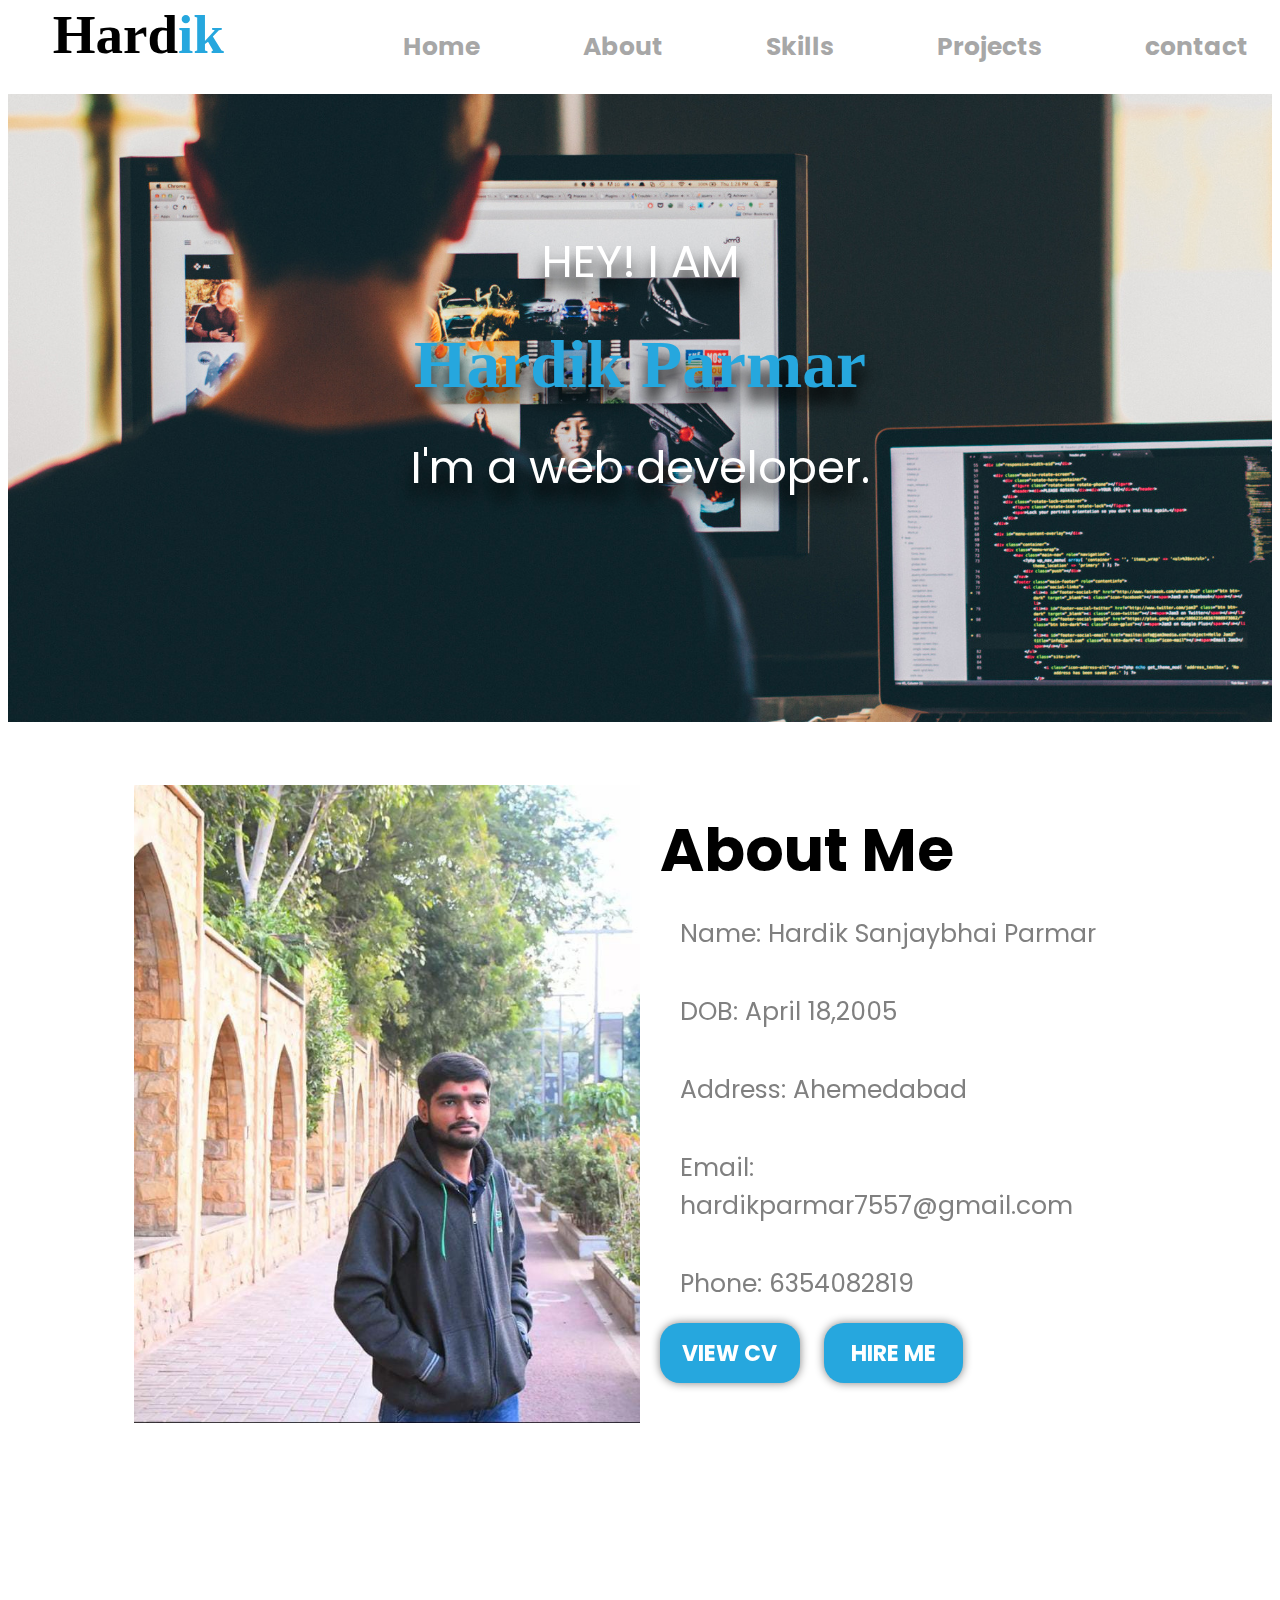
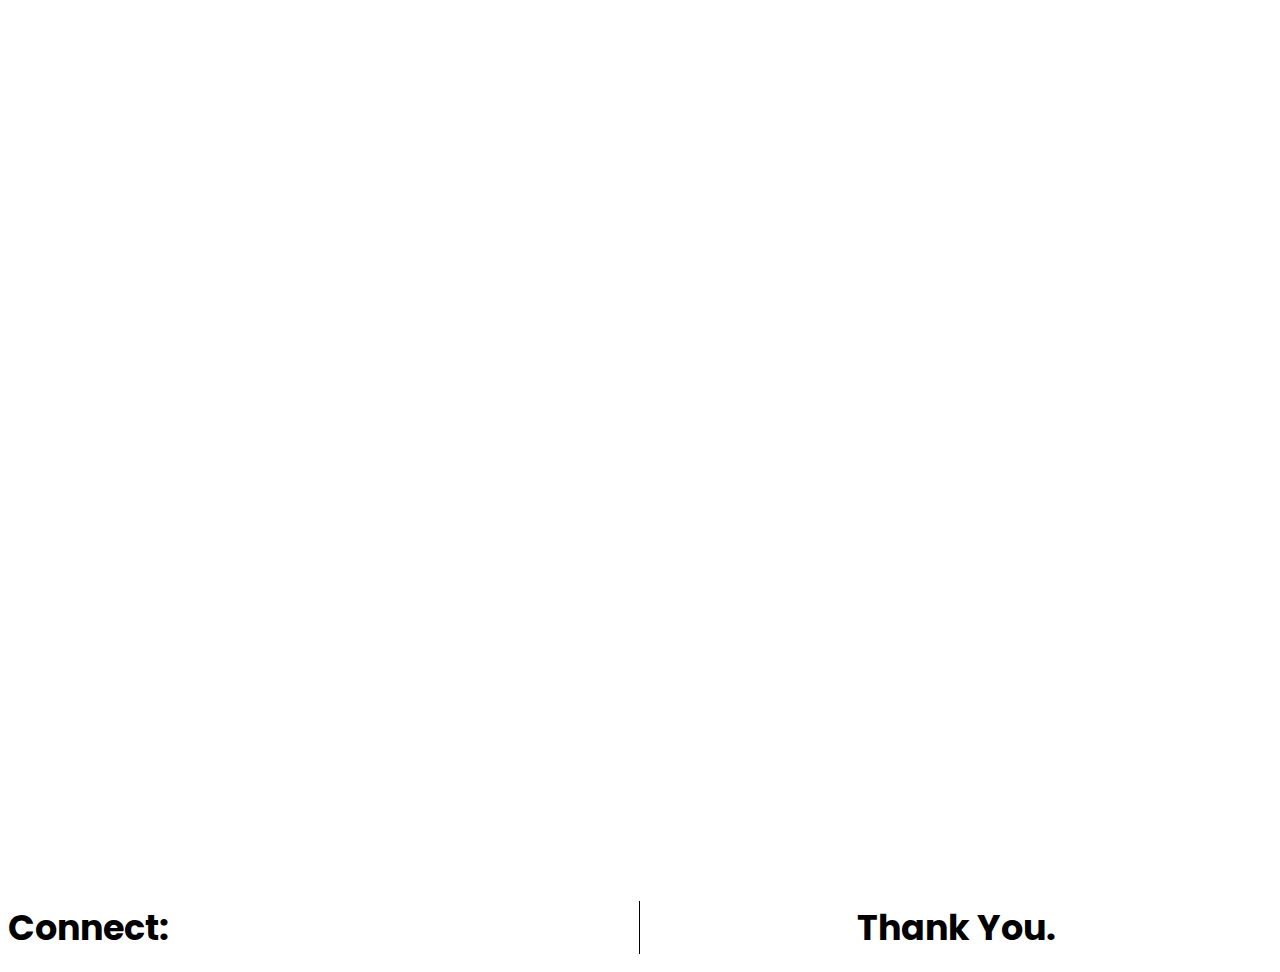
<file: portfolio/index.html>
<!DOCTYPE html>
<html lang="en">
<head>
    <meta charset="UTF-8">
    <meta name="viewport" content="width=device-width, initial-scale=1.0">
    <title>Hardik Designs</title>
    <link rel="stylesheet" href="https://cdnjs.cloudflare.com/ajax/libs/font-awesome/6.4.2/css/all.min.css"
        integrity="sha512-z3gLpd7yknf1YoNbCzqRKc4qyor8gaKU1qmn+CShxbuBusANI9QpRohGBreCFkKxLhei6S9CQXFEbbKuqLg0DA=="
        crossorigin="anonymous" referrerpolicy="no-referrer" />
    <link rel="stylesheet" href="css/style.css">
    <link rel="stylesheet" href="css/media.css">
    <link href="https://unpkg.com/aos@2.3.1/dist/aos.css" rel="stylesheet">
    <link rel="stylesheet"
        href="https://fonts.googleapis.com/css?family=Poppins%3A100%2C100italic%2C200%2C200italic%2C300%2C300italic%2Cregular%2Citalic%2C500%2C500italic%2C600%2C600italic%2C700%2C700italic%2C800%2C800italic%2C900%2C900italic%7CABeeZee%3Aregular%2Citalic&amp;subset=devanagari%2Clatin%2Clatin-ext&amp;display=swap"
        media="all" onload="this.media='all'">
        <link rel="icon" href="css/images/hlogo2.jpg">
</head>

<body onscroll="scrolleff()">
    <!-- header start -->
    <div class="header" id="i1">
        <div class="logo">
            Hard<span class="blue">ik</span>
        </div>
        <div class="navbar" id="navbar">    
            <div class="bar" onclick="Onclick()">
                <i class="fa-solid fa-bars"></i>
            </div>
            <ul id="menu">
                <li><a href="#">Home</a></li>
                <li><a href="#about">About</a></li>
                <li><a href="#skills">Skills</a></li>
                <li><a href="#projects">Projects</a></li>
                <li><a href="#contact">contact</a></li>
            </ul>
           
        </div>
    </div>
    <!-- header end -->

    <!-- scroll start -->
    <div class="scrollmain">
        <div class="fullname">
            <p class="white" data-aos="fade-up">HEY! I AM</p>
            <h2 class="blue" data-aos="fade-up">Hardik Parmar</h2>
            <P class="white" data-aos="fade-up">I'm a web developer.</P>
        </div>
    </div>
    <!-- scroll end -->

    <!-- content start -->
    <div class="content">
        <!-- aboutme start -->
        <div class="aboutme">
            <div class="myimg">
                <img src="css/images/WhatsApp Image 2023-09-26 at 21.36.35.jpg" alt="" data-aos="fade-up">
            </div>
            <div class="mydetail" data-aos="fade-up">
                <div class="about" id="about">
                    <h1>About Me</h1>
                </div>
                <div class="aboutdetail">
                    <div class="gray-part">
                        <p>Name: Hardik Sanjaybhai Parmar</p>
                        <p>DOB: April 18,2005</p>
                        <p>Address: Ahemedabad</p>
                        <p>Email: hardikparmar7557@gmail.com</p>
                        <p>Phone: 6354082819</p>
                    </div>
                </div>
                <div class="cv">
                    <button class="btn"><a href="resume_cv.pdf">VIEW CV</a></button>
                    <button class="btn"><a href="#contact">HIRE ME</a></button>
                </div>

            </div>
        </div>
        <!-- aboutme end -->
        <!-- skills start -->
        <div class="skillmain" id="skills">
            <div class="bigtext" data-aos="fade-up">Skills</div>
            <div class="skilldetail">
                <p>
                    <a class="fa-brands fa-react" data-aos="fade-up"> React js</a>
                </p>
                <p>
                    <a class="fa-solid fa-clipboard-question" data-aos="fade-up"> Jquery</a>
                    <a class="fa-brands fa-bootstrap" data-aos="fade-up"> Bootstrap</a>
                </p>
                <p>
                    <a class="fa-brands fa-html5" data-aos="fade-up"> Html</a>
                    <a class="fa-brands fa-css3-alt" data-aos="fade-up"> Css</a>
                    <a class="fa-brands fa-js" data-aos="fade-up"> Java script</a>
                </p>
            </div>
        </div>
        <!-- skills end -->

        <!-- our projects start -->
        <div class="ourprojects" id="projects">
            <div class="bigtext" data-aos="fade-up">
                Projects
            </div>
            <div class="projects">
                <div class="project1" data-aos="zoom-in">
                    <img src="css/images/home-2-carousel-image-4.jpg" alt="" height="100%" width="100%">
                    <div class="scroll">
                        <p>Hover or Click</p>
                        <p>Advenx</p>
                        <p><a href="advenx-grid/advenx.html">Read More <i class="fa-solid fa-arrow-right"></i></a></p>
                    </div>
                </div>
                <div class="project1" data-aos="zoom-in">
                    <img src="css/images/shutterstock_647526577-700x500.jpg" alt="" height="100%" width="100%">
                    <div class="scroll">
                        <p>Hover or Click</p>
                        <p>TravelTour</p>
                        <p><a href="traveltour-flex/traveltour.html">Read More <i
                                    class="fa-solid fa-arrow-right"></i></a></p>
                    </div>
                </div>
                <div class="project1" data-aos="zoom-in">
                    <img src="css/images/OIP (1).jpeg" alt="" height="100%" width="100%">
                    <div class="scroll">
                        <p>Hover or Click</p>
                        <p>Mobirise</p>
                        <p><a href="mobirise-bootstrap/mobirise.html">Read More <i
                                    class="fa-solid fa-arrow-right"></i></a></p>
                    </div>
                </div>
                <div class="project1" data-aos="zoom-in">
                    <img src="css/images/more-services-1.jpg" alt="" height="100%" width="100%">
                    <div class="scroll">
                        <p>Hover or Click</p>
                        <p>Vesperr</p>
                        <p><a href="vesper-bootstrap-js/vesperr.html">Read More <i
                                    class="fa-solid fa-arrow-right"></i></a></p>
                    </div>
                </div>
            </div>
        </div>
        <!-- our projects end -->

        <!-- freelancing start -->
        <div class="freelancing">
            <p data-aos="flip-up">I'm <span class="blue" data-aos="flip-up">Available</span> For Freelancing</p>
            <button class="btn2" data-aos="flip-up"><a href="#contact">HIRE ME</a></button>
        </div>
        <!-- freelancing end -->

        <!-- contact me start -->
        <div class="contactme" id="contact">
            <div class="bigtext" data-aos="fade-up">
                Contact Me
            </div>
            <div class="contact">
                <div class="con1" data-aos="zoom-in-up">
                    <div class="contact-fonts">
                        <i class="fa-solid fa-phone"></i>
                    </div>
                    <div class="contact-via">
                        <p class="black">Phone</p>
                        <p>6354082819</p>
                    </div>
                </div>
                <div class="con1" data-aos="zoom-in-up">
                    <div class="contact-fonts">
                        <i class="fa-solid fa-envelope"></i>
                    </div>
                    <div class="contact-via">
                        <p class="black">Email</p>
                        <p>hardikparmar7557@gmail.com</p>
                    </div>
                </div>
                <div class="con1" data-aos="zoom-in-up">
                    <div class="contact-fonts">
                        <i class="fa-solid fa-earth" href="#"></i>
                    </div>
                    <div class="contact-via">
                        <p class="black">Address</p>
                        <p>C/58,Rajeshwari Soceity,Behind Someshwar Tenament,Ranip,Ahemedabad.</p>
                    </div>
                </div>
            </div>
        </div>
        <!-- contact me end -->
    </div>
    <!-- content end -->

    <!-- footer start -->
    <div class="footer">
        <div class="socialmedia">
            <p class="big">Connect:
                <a href="https://github.com/HardikParmar75/HTML" class="fa-brands fa-github fa-1x"
                    style="color: #26a7de;"></a>
                <a href="#" class="fa-brands fa-linkedin fa-1x" style="color: #0866FF;"></a>
                <a href="https://www.instagram.com/hardiik_0507/" class="fa-brands fa-instagram fa-1x"
                    style="color: #db3236 ;"></a>
            </p>
        </div>
        <div class="thank">
            <p class="big">Thank You.</p>
        </div>
    </div>
    <!-- footer end -->
    <!-- script start -->
    <script src="https://unpkg.com/aos@2.3.1/dist/aos.js"></script>
    <script>
        AOS.init();
    </script>
    <script>
        var a = document.getElementById('i1');
        function scrolleff() {
            if (document.documentElement.scrollTop > 100) {
                a.style.padding = "0px";
            }
            else {
                a.style.padding = "3px";
            }
        }
    let bars = document.querySelector(".fa-bars")
    let ul = document.getElementById("menu")
    // console.log(ul)
    // console.log(bars)


      function Onclick(){
        if(ul.style.display=="none"){
            ul.style.display="block"
            bars.style.border="2px solid black"
        }
        else{
            ul.style.display="none"
            bars.style.border="0px"
        }
      }
      
        
        


    </script>
    <!-- script end -->
</body>

</html>
</file>
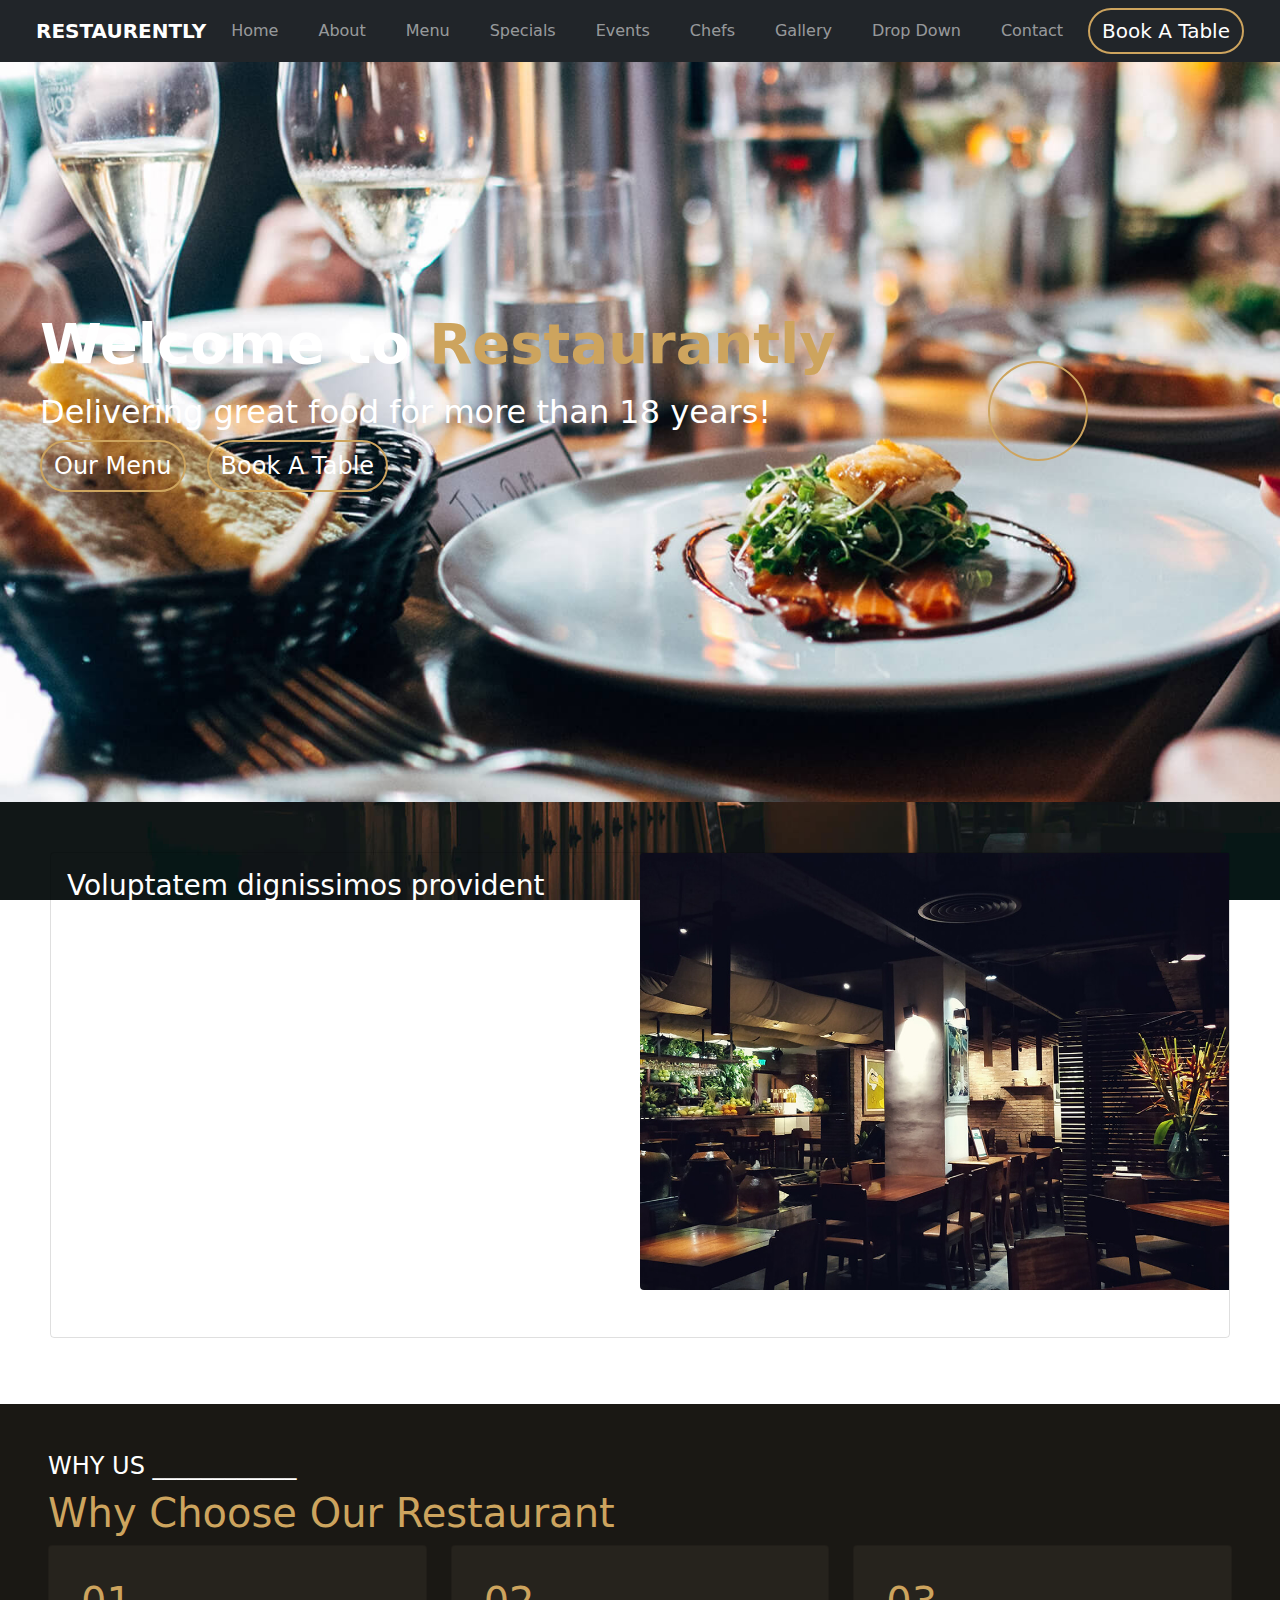
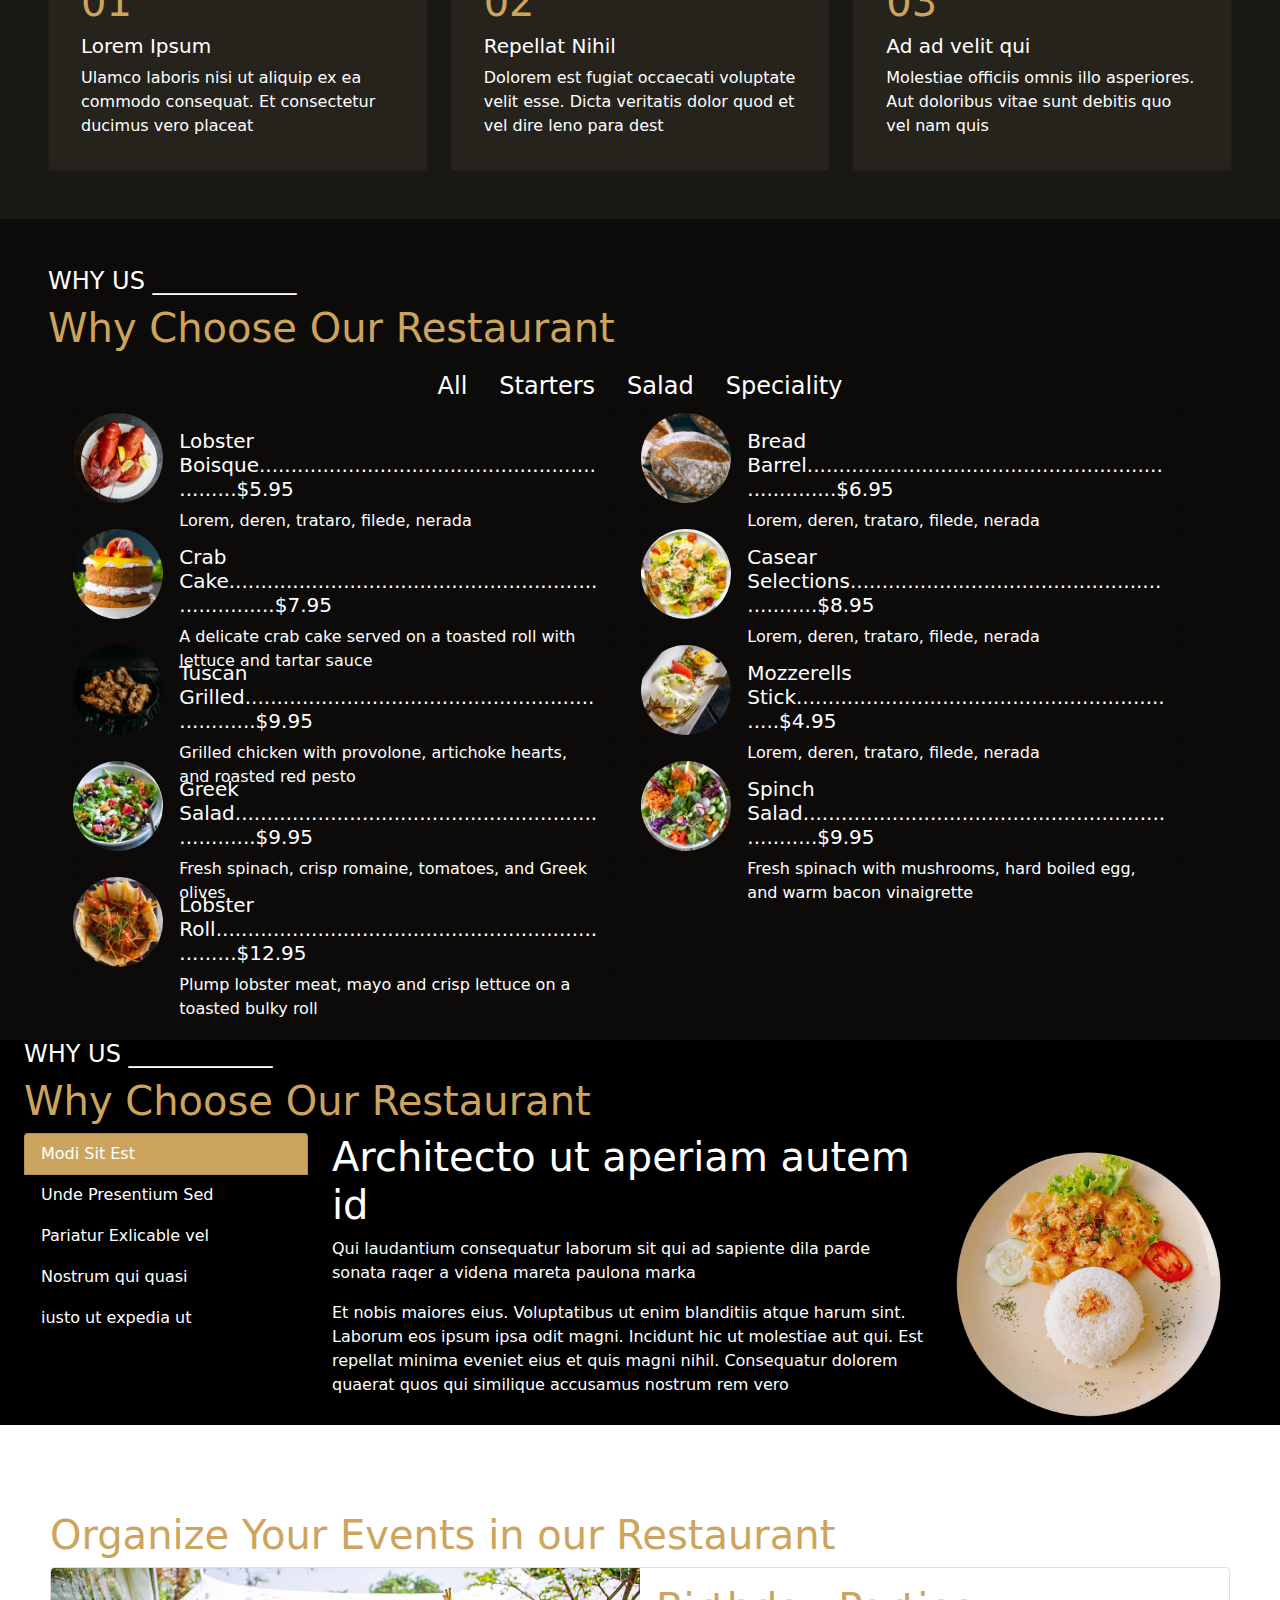
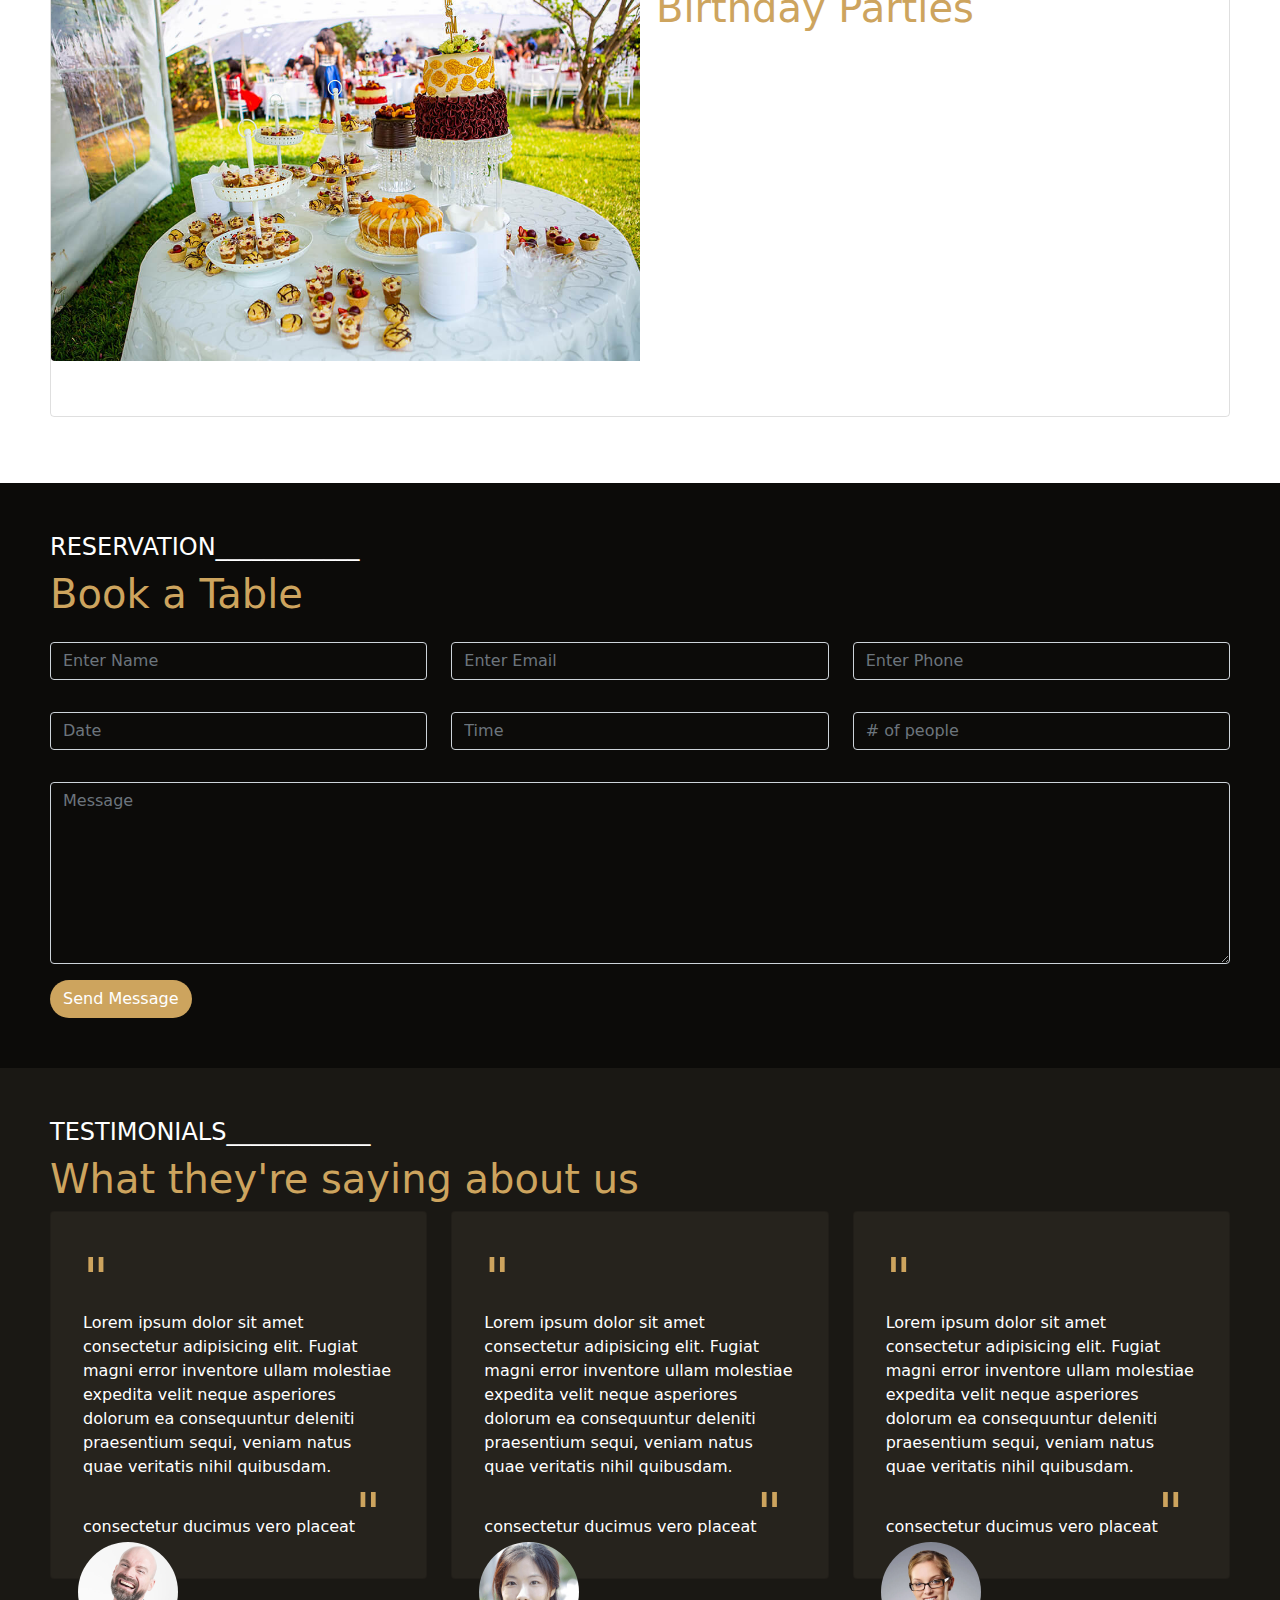
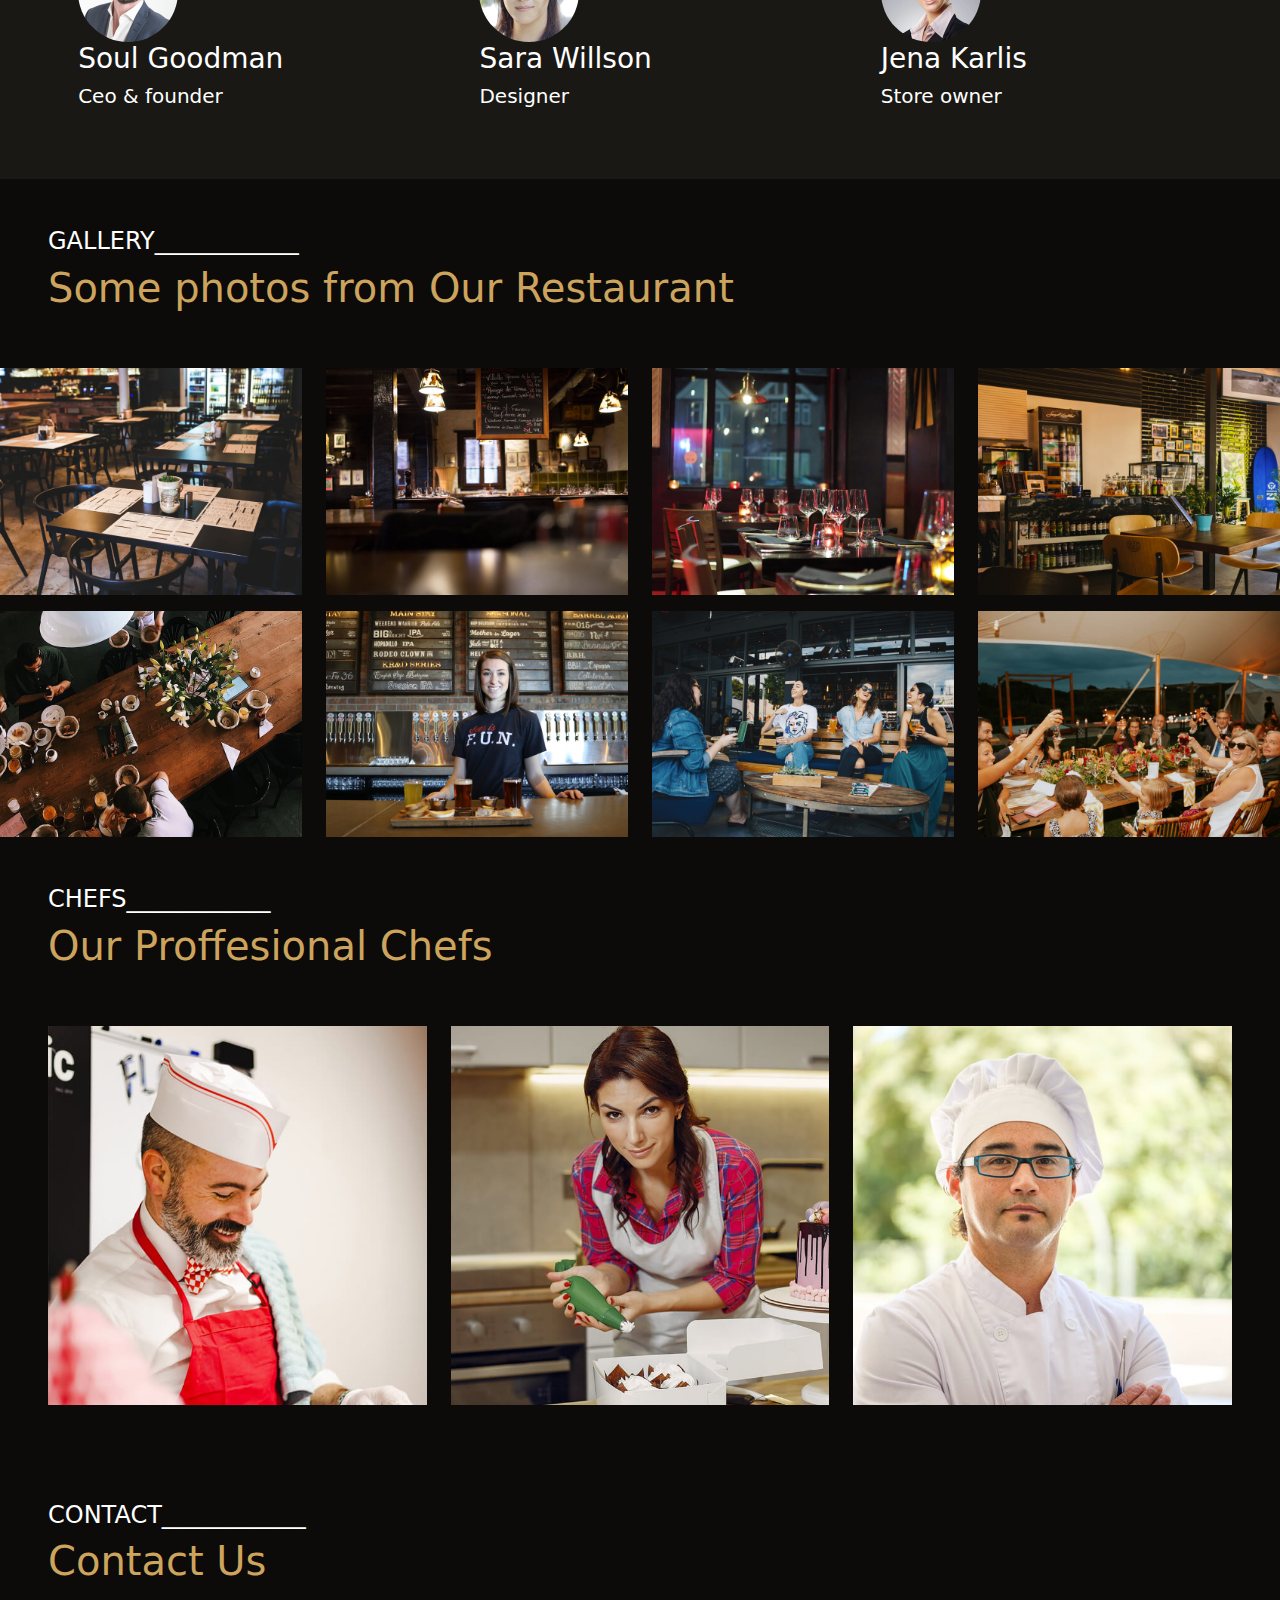
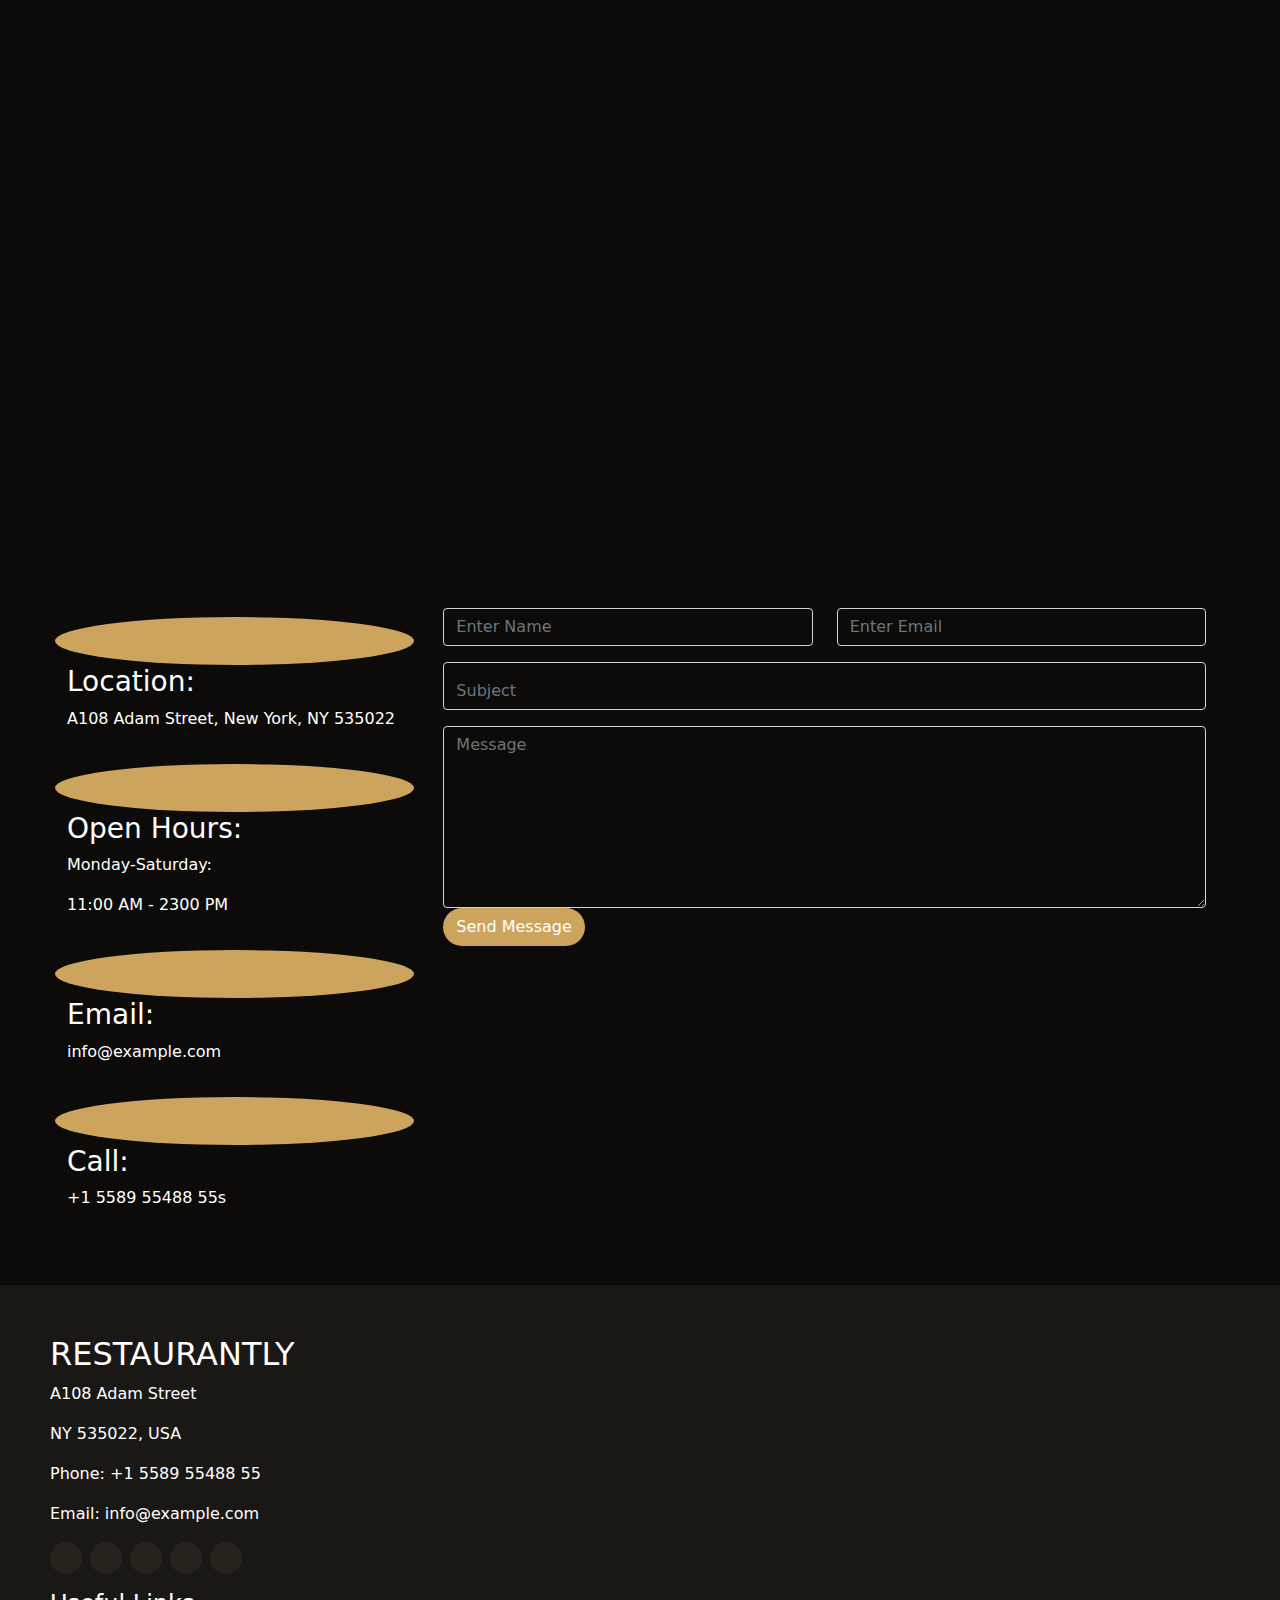
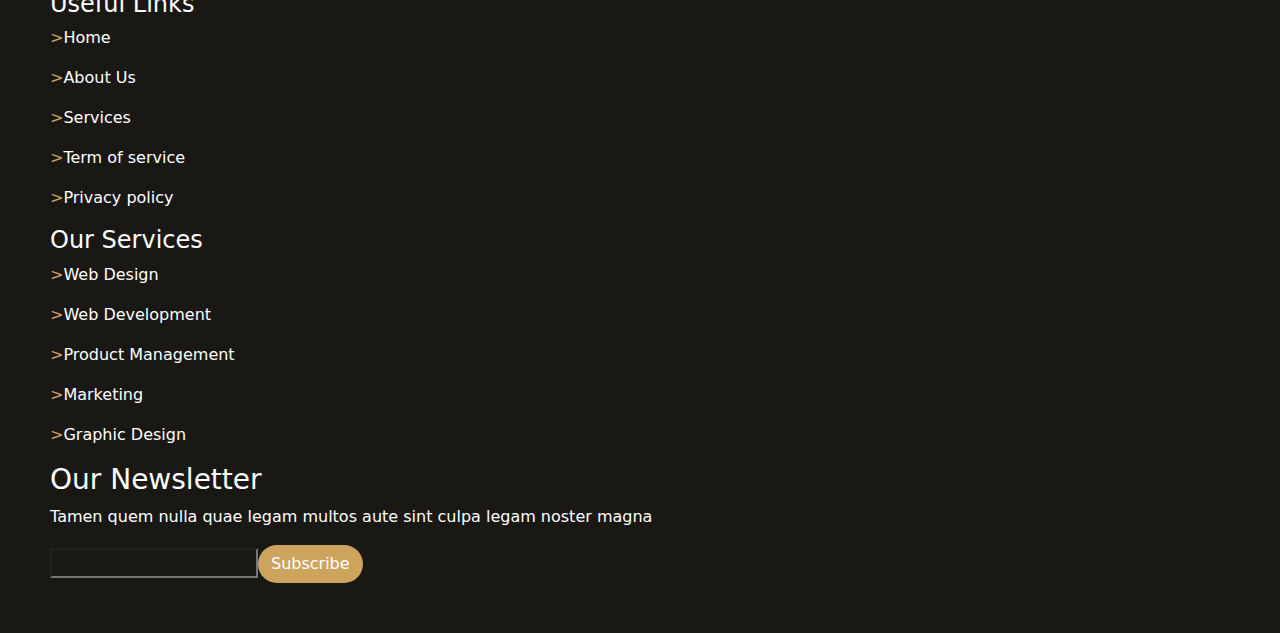
<file: Restaurantly-bootstrap/index.html>
<!DOCTYPE html>
<html lang="en">

<head>
    <meta charset="UTF-8">
    <meta name="viewport" content="width=device-width, initial-scale=1.0">
    <title>Restaurantly</title>
    <link rel="icon" href="css/imgs/favicon.png">
    <link rel="stylesheet" href="css/bootstrap.css">
    <script src="js/bootstrap.js"></script>
    <link rel="stylesheet" href="css/css-r.css">
    <link rel="stylesheet" href="https://cdnjs.cloudflare.com/ajax/libs/font-awesome/6.5.1/css/all.min.css"
        integrity="sha512-DTOQO9RWCH3ppGqcWaEA1BIZOC6xxalwEsw9c2QQeAIftl+Vegovlnee1c9QX4TctnWMn13TZye+giMm8e2LwA=="
        crossorigin="anonymous" referrerpolicy="no-referrer" />
    <link href="https://fonts.googleapis.com/css?family=Open+Sans:300,300i,400,400i,600,600i,700,700i|Playfair+Display:ital,wght@0,400;0,500;0,600;0,700;1,400;1,500;1,600;1,700|Poppins:300,300i,400,400i,500,500i,600,600i,700,700i" rel="stylesheet">
</head>

<body>
    <div class="header">
        <div class="nav-main row">
            <nav class="navbar navbar-expand-sm navbar-dark bg-dark fixed-top">
                <div class="container-fluid">
                    <a class="navbar-brand display-1 fw-bold" href="javascript:void(0)">RESTAURENTLY</a>
                    <button class="navbar-toggler" type="button" data-bs-toggle="collapse" data-bs-target="#mynavbar">
                        <span class="navbar-toggler-icon"></span>
                    </button>
                    <div class="collapse navbar-collapse" id="mynavbar">
                        <ul class="navbar-nav mx-auto">
                            <li class="nav-item ">
                                <a class="nav-link" href="javascript:void(0)">Home</a>
                            </li>
                            <li class="nav-item ps-4">
                                <a class="nav-link" href="javascript:void(0)">About</a>
                            </li>
                            <li class="nav-item ps-4">
                                <a class="nav-link" href="javascript:void(0)">Menu</a>
                            </li>
                            <li class="nav-item ps-4">
                                <a class="nav-link" href="javascript:void(0)">Specials</a>
                            </li>
                            <li class="nav-item ps-4">
                                <a class="nav-link" href="javascript:void(0)">Events</a>
                            </li>
                            <li class="nav-item ps-4">
                                <a class="nav-link" href="javascript:void(0)">Chefs</a>
                            </li>
                            <li class="nav-item ps-4">
                                <a class="nav-link" href="javascript:void(0)">Gallery</a>
                            </li>
                            <li class="nav-item ps-4">
                                <a class="nav-link" href="javascript:void(0)">Drop Down</a>
                            </li>
                            <li class="nav-item ps-4">
                                <a class="nav-link" href="javascript:void(0)">Contact</a>
                            </li>
                        </ul>
                        <form class="d-flex">
                            <button class="btn btn-primary ms-3 fs-5 rounded-pill kha" type="button">Book A Table</button>
                        </form>
                    </div>
                </div>
            </nav>

        </div>
    </div>

    <div class="slider text-white re">
        <!-- <img src="css/imgs/hero-bg.jpg" alt="" class="w-100 img-fluid"> -->
        <div class="welcome-main">
            <p class="fw-bold display-4">Welcome to <span class="khakhi">Restaurantly</span></p>
            <h2 class="">Delivering great food for more than 18 years!</h2>
            <button class="btn btn-primary fs-4 rounded-pill kha" type="button">Our Menu</button>
            <button class="btn btn-primary ms-3 fs-4 rounded-pill kha" type="button">Book A Table</button>
        </div>
        <div class="playbutton btn btn-primary ab1 rounded-circle kha">
            <i class="fa-solid fa-play fs-3"></i>
        </div>
        
    </div>

    <div class="content">
        <div class="volup">
            <div class="card mb-3 bg-transparent text-white">
                <div class="row g-0">
                    <div class="col-md-6">
                        <div class="card-body">
                            <h3 class="card-title">Voluptatem dignissimos provident quasi corporis voluptates sit
                                assumenda.</h3>
                            <p class="card-text">Lorem ipsum dolor sit amet, consectetur adipiscing elit, sed do eiusmod
                                tempor incididunt ut labore et dolore magna aliqua.</p>
                            <p class="card-text"><i class="fa-regular fa-circle-check" style="color: #d7e515;"></i>
                                Ullamco laboris nisi ut aliquip ex ea commodo consequat.</p>
                            <p class="card-text"><i class="fa-regular fa-circle-check" style="color: #d7e515;"></i> Duis
                                aute irure dolor in reprehenderit in voluptate velit.</p>
                            <p class="card-text"><i class="fa-regular fa-circle-check" style="color: #d7e515;"></i>
                                Ullamco laboris nisi ut aliquip ex ea commodo consequat. Duis aute irure dolor in
                                reprehenderit in voluptate trideta storacalaperda mastiro dolore eu fugiat nulla
                                pariatur.</p>
                            <p>Ullamco laboris nisi ut aliquip ex ea commodo consequat. Duis aute irure dolor in
                                reprehenderit in voluptate velit esse cillum dolore eu fugiat nulla pariatur. Excepteur
                                sint occaecat cupidatat non proident, sunt in culpa qui officia deserunt mollit anim id
                                est laborum</p>

                        </div>
                    </div>
                    <div class="col-md-6">
                        <img src="css/imgs/about.jpg" class="img-fluid rounded-start" alt="...">
                    </div>
                </div>
            </div>
        </div>

        <div class="chooseus light-black p-5 text-white">
            <h4>WHY US ____________</h3>
                <h1 class="khakhi">Why Choose Our Restaurant</h1>
                <div class="row row-cols-1 row-cols-md-3 g-4">
                    <div class="col">
                        <div class="card h-100 p-3 text-white hover1">
                            <div class="card-body">
                                <h1 class="khakhi">01</h1>
                                <h5 class="card-title">Lorem Ipsum</h5>
                                <p class="card-text">Ulamco laboris nisi ut aliquip ex ea commodo consequat. Et
                                    consectetur ducimus vero placeat</p>
                            </div>
                        </div>
                    </div>
                    <div class="col">
                        <div class="card h-100 p-3 text-white hover1">
                            <div class="card-body">
                                <h1 class="khakhi">02</h1>
                                <h5 class="card-title">Repellat Nihil</h5>
                                <p class="card-text">Dolorem est fugiat occaecati voluptate velit esse. Dicta veritatis
                                    dolor quod et vel dire leno para dest</p>
                            </div>
                        </div>
                    </div>
                    <div class="col">
                        <div class="card h-100 p-3 text-white hover1">
                            <div class="card-body">
                                <h1 class="khakhi">03</h1>
                                <h5 class="card-title">Ad ad velit qui</h5>
                                <p class="card-text">Molestiae officiis omnis illo asperiores. Aut doloribus vitae sunt
                                    debitis quo vel nam quis</p>
                            </div>
                        </div>
                    </div>
                </div>
        </div>


        <div class="menu-main black2 p-5 text-white">
            <h4>WHY US ____________</h3>
                <h1 class="khakhi">Why Choose Our Restaurant</h1>
                <ul class="nav justify-content-center fs-4">
                    <li class="nav-item">
                        <a class="nav-link active text-white" aria-current="page" href="#">All</a>
                    </li>
                    <li class="nav-item">
                        <a class="nav-link text-white" href="#">Starters</a>
                    </li>
                    <li class="nav-item">
                        <a class="nav-link text-white" href="#">Salad</a>
                    </li>
                    <li class="nav-item">
                        <a class="nav-link text-white" href="#" aria-disabled="true">Speciality</a>
                    </li>
                </ul>

                <div class="menu-div row container-fluid">
                    <div class="menu-part1 col-xxl-6 col-xl-6">
                        <div class="card mb-3 bg-transparent" style="height: 100px;">
                            <div class="row g-0">
                                <div class="col-md-2">
                                    <img src="css/imgs/menu/lobster-bisque.jpg" class="img-fluid rounded-circle"
                                        alt="..." style="height: 90px;">
                                </div>
                                <div class="col-md-10">
                                    <div class="card-body">
                                        <h5 class="card-title">Lobster
                                            Boisque..............................................................$5.95
                                        </h5>
                                        <p class="card-text">Lorem, deren, trataro, filede, nerada</p>
                                    </div>
                                </div>
                            </div>
                        </div>

                        <div class="card mb-3 bg-transparent" style="height: 100px;">
                            <div class="row g-0">
                                <div class="col-md-2">
                                    <img src="css/imgs/menu/cake.jpg" class="img-fluid rounded-circle" alt="..."
                                        style="height: 90px;">
                                </div>
                                <div class="col-md-10">
                                    <div class="card-body">
                                        <h5 class="card-title ">Crab
                                            Cake.........................................................................$7.95
                                        </h5>
                                        <p class="card-text ">A delicate crab cake served on a toasted roll with lettuce
                                            and tartar sauce
                                        </p>
                                    </div>
                                </div>
                            </div>
                        </div>

                        <div class="card mb-3 bg-transparent" style="height: 100px;">
                            <div class="row g-0">
                                <div class="col-md-2">
                                    <img src="css/imgs/menu/tuscan-grilled.jpg" class="img-fluid rounded-circle"
                                        alt="..." style="height: 90px;">
                                </div>
                                <div class="col-md-10">
                                    <div class="card-body">
                                        <h5 class="card-title">Tuscan
                                            Grilled...................................................................$9.95
                                        </h5>
                                        <p class="card-text">Grilled chicken with provolone, artichoke hearts, and
                                            roasted red pesto</p>
                                    </div>
                                </div>
                            </div>
                        </div>

                        <div class="card mb-3 bg-transparent" style="height: 100px;">
                            <div class="row g-0">
                                <div class="col-md-2">
                                    <img src="css/imgs/menu/greek-salad.jpg" class="img-fluid rounded-circle" alt="..."
                                        style="height: 90px;">
                                </div>
                                <div class="col-md-10">
                                    <div class="card-body">
                                        <h5 class="card-title">Greek
                                            Salad.....................................................................$9.95
                                        </h5>
                                        <p class="card-text">Fresh spinach, crisp romaine, tomatoes, and Greek olives
                                        </p>
                                    </div>
                                </div>
                            </div>
                        </div>

                        <div class="card mb-3 bg-transparent" style="height: 100px;">
                            <div class="row g-0">
                                <div class="col-md-2">
                                    <img src="css/imgs/menu/lobster-roll.jpg" class="img-fluid rounded-circle" alt="..."
                                        style="height: 90px;">
                                </div>
                                <div class="col-md-10">
                                    <div class="card-body">
                                        <h5 class="card-title">Lobster
                                            Roll.....................................................................$12.95
                                        </h5>
                                        <p class="card-text">Plump lobster meat, mayo and crisp lettuce on a toasted
                                            bulky roll</p>
                                    </div>
                                </div>
                            </div>
                        </div>
                    </div>

                    <div class="menu-part2 col-xxl-6 col-xl-6">
                        <div class="card mb-3 bg-transparent" style="height: 100px;">
                            <div class="row g-0">
                                <div class="col-md-2">
                                    <img src="css/imgs/menu/bread-barrel.jpg" class="img-fluid rounded-circle" alt="..."
                                        style="height: 90px;">
                                </div>
                                <div class="col-md-10">
                                    <div class="card-body">
                                        <h5 class="card-title">Bread
                                            Barrel......................................................................$6.95
                                        </h5>
                                        <p class="card-text">Lorem, deren, trataro, filede, nerada</p>
                                    </div>
                                </div>
                            </div>
                        </div>

                        <div class="card mb-3 bg-transparent" style="height: 100px;">
                            <div class="row g-0">
                                <div class="col-md-2">
                                    <img src="css/imgs/menu/caesar.jpg" class="img-fluid rounded-circle" alt="..."
                                        style="height: 90px;">
                                </div>
                                <div class="col-md-10">
                                    <div class="card-body">
                                        <h5 class="card-title ">Casear
                                            Selections............................................................$8.95
                                        </h5>
                                        <p class="card-text">Lorem, deren, trataro, filede, nerada</p>
                                    </div>
                                </div>
                            </div>
                        </div>

                        <div class="card mb-3 bg-transparent" style="height: 100px;">
                            <div class="row g-0">
                                <div class="col-md-2">
                                    <img src="css/imgs/menu/mozzarella.jpg" class="img-fluid rounded-circle" alt="..."
                                        style="height: 90px;">
                                </div>
                                <div class="col-md-10">
                                    <div class="card-body">
                                        <h5 class="card-title">Mozzerells
                                            Stick...............................................................$4.95
                                        </h5>
                                        <p class="card-text ">Lorem, deren, trataro, filede, nerada</p>
                                    </div>
                                </div>
                            </div>
                        </div>

                        <div class="card mb-3 bg-transparent" style="height: 100px;">
                            <div class="row g-0">
                                <div class="col-md-2">
                                    <img src="css/imgs/menu/spinach-salad.jpg" class="img-fluid rounded-circle"
                                        alt="..." style="height: 90px;">
                                </div>
                                <div class="col-md-10">
                                    <div class="card-body">
                                        <h5 class="card-title ">Spinch
                                            Salad....................................................................$9.95
                                        </h5>
                                        <p class="card-text">Fresh spinach with mushrooms, hard boiled egg, and warm
                                            bacon vinaigrette</p>
                                    </div>
                                </div>
                            </div>
                        </div>
                    </div>
                </div>
        </div>

        <div class="special-main">
            <div class="special container-fluid row text-white">
                <h4>WHY US ____________</h3>
                    <h1 class="khakhi">Why Choose Our Restaurant</h1>
                    <div class="spe1 col-xxl-3 col-xl-3">
                        <div class="list-group">
                            <a href="#" class="list-group-item list-group-flush khakhi2 text-white">
                                Modi Sit Est
                            </a>
                            <a href="#" class="list-group-item bg-transparent text-white">Unde Presentium Sed</a>
                            <a href="#" class="list-group-item text-white bg-transparent">Pariatur Exlicable vel</a>
                            <a href="#" class="list-group-item text-white bg-transparent">Nostrum qui quasi</a>
                            <a href="#" class="list-group-item text-white bg-transparent">iusto ut expedia ut </a>
                        </div>
                    </div>
                    <div class="spe2 col-xxl-6 col-xl-6">
                        <h1>Architecto ut aperiam autem id</h1>
                        <p>Qui laudantium consequatur laborum sit qui ad sapiente dila parde sonata raqer a videna
                            mareta paulona marka</p>
                        <p>Et nobis maiores eius. Voluptatibus ut enim blanditiis atque harum sint. Laborum eos ipsum
                            ipsa odit magni. Incidunt hic ut molestiae aut qui. Est repellat minima eveniet eius et quis
                            magni nihil. Consequatur dolorem quaerat quos qui similique accusamus nostrum rem vero</p>
                    </div>
                    <div class="spe3 col-xxl-3 col-xl-3">
                        <img src="css/imgs/specials-1.png" alt="" class="img-fluid rounded-circle">
                    </div>
            </div>
        </div>

        <div class="events-main">
            <h4 class="text-white">EVENTS____________</h3>
                <h1 class="khakhi">Organize Your Events in our Restaurant</h1>
                <div class="event">
                    <div class="card mb-3 bg-transparent text-white">
                        <div class="row g-0">
                            <div class="col-md-6">
                                <img src="css/imgs/event-birthday.jpg" class="img-fluid rounded-start" alt="...">
                            </div>
                            <div class="col-md-6">
                                <div class="card-body fw-bold">
                                    <h1 class="card-title khakhi">Birthday Parties</h1>
                                    <h1 class="card-text">$189</h1>
                                    <p class="card-text">
                                        Ullamco laboris nisi ut aliquip ex ea commodo consequat. Duis aute irure dolor
                                        in
                                        reprehenderit in voluptate velit esse cillum dolore eu fugiat nulla pariatur.
                                        Excepteur</p>
                                    <p class="card-text">
                                        Lorem ipsum dolor sit amet consectetur adipisicing elit. Voluptas beatae,
                                        quisquam placeat</p>
                                    <p class="card-text">
                                        Lorem ipsum dolor sit amet consectetur adipisicing elit. Voluptas beatae,
                                        quisquam placeat</p>
                                    <p>Ullamco laboris nisi ut aliquip ex ea commodo consequat. Duis aute irure dolor in
                                        reprehenderit in voluptate velit esse cillum dolore eu fugiat nulla pariatur.
                                        Excepteur
                                    </p>
                                </div>
                            </div>
                        </div>
                    </div>
                </div>
        </div>
        <div class="booktable-main">
            <h4 class="text-white">RESERVATION____________</h3>
                <h1 class="khakhi">Book a Table</h1>
                <div class="form-div">
                    <form>
                        <div class="row">
                            <div class="col pt-3 pb-3">
                                <input type="text" class="form-control bg-transparent" placeholder="Enter Name">
                            </div>
                            <div class="col pt-3">
                                <input type="email" class="form-control bg-transparent" placeholder="Enter Email">
                            </div>
                            <div class="col pt-3">
                                <input type="email" class="form-control bg-transparent" placeholder="Enter Phone">
                            </div>
                        </div>
                        <div class="row">
                            <div class="col pt-3 pb-3">
                                <input type="text" class="form-control bg-transparent" placeholder="Date">
                            </div>
                            <div class="col pt-3">
                                <input type="email" class="form-control bg-transparent" placeholder="Time">
                            </div>
                            <div class="col pt-3">
                                <input type="email" class="form-control bg-transparent" placeholder="# of people">
                            </div>
                        </div>
                        <textarea class="form-control bg-transparent mt-3 bg-transparent" placeholder="Message"
                            rows="7"></textarea>
                        <button type="button" class="btn khakhi2 text-white rounded-pill mt-3">Send Message</button>
                    </form>
                </div>
        </div>

        <div class="testimonial-main text-white">
            <h4>TESTIMONIALS____________</h3>
                <h1 class="khakhi">What they're saying about us</h1>
                <div class="row row-cols-1 row-cols-md-3 g-4">
                    <div class="col re">
                        <div class="card h-100 p-3 text-white black3">
                            <div class="card-body">
                                <span class="khakhi display-4">"</span>
                                <div class="card-text">Lorem ipsum dolor sit amet consectetur adipisicing elit. Fugiat
                                    magni error inventore ullam molestiae expedita velit neque asperiores dolorum ea
                                    consequuntur deleniti praesentium sequi, veniam natus quae veritatis nihil
                                    quibusdam.
                                    consectetur ducimus vero placeat<span class="khakhi display-4">"</span></div>
                            </div>
                        </div>
                        <div class="ca-down ab2">
                            <img src="css/imgs/testimonials/testimonials-1.jpg" alt=""
                                class="img-fluid rounded-circle hei1">
                            <h3>Soul Goodman</h3>
                            <h5>Ceo & founder</h5>
                        </div>
                    </div>
                    <div class="col re">
                        <div class="card h-100 p-3 text-white black3">
                            <div class="card-body">
                                <span class="khakhi display-4">"</span>
                                <div class="card-text">Lorem ipsum dolor sit amet consectetur adipisicing elit. Fugiat
                                    magni error inventore ullam molestiae expedita velit neque asperiores dolorum ea
                                    consequuntur deleniti praesentium sequi, veniam natus quae veritatis nihil
                                    quibusdam.
                                    consectetur ducimus vero placeat<span class="khakhi display-4">"</span></div>
                            </div>
                        </div>
                        <div class="ca-down ab2">
                            <img src="css/imgs/testimonials/testimonials-2.jpg" alt=""
                                class="img-fluid rounded-circle hei1">
                            <h3>Sara Willson</h3>
                            <h5>Designer</h5>
                        </div>
                    </div>
                    <div class="col re">
                        <div class="card h-100 p-3 text-white black3">
                            <div class="card-body">
                                <span class="khakhi display-4">"</span>
                                <div class="card-text">Lorem ipsum dolor sit amet consectetur adipisicing elit. Fugiat
                                    magni error inventore ullam molestiae expedita velit neque asperiores dolorum ea
                                    consequuntur deleniti praesentium sequi, veniam natus quae veritatis nihil
                                    quibusdam.
                                    consectetur ducimus vero placeat<span class="khakhi display-4">"</span></div>
                            </div>
                        </div>
                        <div class="ca-down ab2 pb-5">
                            <img src="css/imgs/testimonials/testimonials-3.jpg" alt=""
                                class="img-fluid rounded-circle hei1">
                            <h3>Jena Karlis</h3>
                            <h5>Store owner</h5>
                        </div>
                    </div>
                </div>
        </div>

        <div class="photos-main black2 text-white">
            <h4 class="ps-5 pt-5">GALLERY____________</h3>
                <h1 class="khakhi ps-5 pb-5">Some photos from Our Restaurant</h1>
                <div class="row">
                    <div class="col-xxl-3  col-xl-3 of">
                        <img src="css/imgs/gallery/gallery-1.jpg" alt="" class="img-fluid zoom">
                    </div>
                    <div class="col-xxl-3 col-xl-3 of">
                        <img src="css/imgs/gallery/gallery-2.jpg" alt="" class="img-fluid zoom">
                    </div>
                    <div class="col-xxl-3 col-xl-3 of">
                        <img src="css/imgs/gallery/gallery-3.jpg" alt="" class="img-fluid zoom">
                    </div>
                    <div class="col-xxl-3  col-xl-3 of">
                        <img src="css/imgs/gallery/gallery-4.jpg" alt="" class="img-fluid zoom">
                    </div>
                    
                    <!-- <img src="css/imgs/gallery/gallery-2.jpg" alt="" class="img-fluid col-xxl-3 m-0 p-0 zoom">
                    <img src="css/imgs/gallery/gallery-3.jpg" alt="" class="img-fluid col-xxl-3 m-0 p-0 zoom">
                    <img src="css/imgs/gallery/gallery-4.jpg" alt="" class="img-fluid col-xxl-3 m-0 p-0 zoom">
                    <img src="css/imgs/gallery/gallery-5.jpg" alt="" class="img-fluid col-xxl-3 m-0 p-0 zoom">
                    <img src="css/imgs/gallery/gallery-6.jpg" alt="" class="img-fluid col-xxl-3 m-0 p-0 zoom">
                    <img src="css/imgs/gallery/gallery-7.jpg" alt="" class="img-fluid col-xxl-3 m-0 p-0 zoom">
                    <img src="css/imgs/gallery/gallery-8.jpg" alt="" class="img-fluid col-xxl-3 m-0 p-0 zoom of"> -->
                </div>
                <div class="row mt-3">
                    <div class="col-xxl-3 col-xl-3 of">
                        <img src="css/imgs/gallery/gallery-5.jpg" alt="" class="img-fluid zoom">
                    </div>
                    <div class="col-xxl-3 col-xl-3 of">
                        <img src="css/imgs/gallery/gallery-6.jpg" alt="" class="img-fluid zoom">
                    </div>
                    <div class="col-xxl-3 col-xl-3 of">
                        <img src="css/imgs/gallery/gallery-7.jpg" alt="" class="img-fluid zoom">
                    </div>
                    <div class="col-xxl-3 col-xl-3 of">
                        <img src="css/imgs/gallery/gallery-8.jpg" alt="" class="img-fluid zoom">
                    </div>
                </div>
        </div>

        <div class="chef-main black2 text-white">
            <h4 class="ps-5 pt-5">CHEFS____________</h3>
                <h1 class="khakhi ps-5">Our Proffesional Chefs</h1>
                <div class="row p-5">
                    <div class="c1 col-xxl-4 col-xl-4 re of">
                        <img src="css/imgs/chefs/chefs-1.jpg" alt="" class="img-fluid">
                        <div class="detaild ab3 text-center">
                            <h3>Walter White</h3>
                            <p>Master Chef</p>
                            <p class="fs-4">
                                <i class="fa-brands fa-twitter"></i>
                                <i class="fa-brands fa-facebook"></i>
                                <i class="fa-brands fa-instagram"></i>
                                <i class="fa-brands fa-linkedin"></i>
                            </p>
                        </div>
                    </div>
                    <div class="c1 col-xxl-4 col-xl-4 re of">
                        <img src="css/imgs/chefs/chefs-2.jpg" alt="" class="img-fluid">
                        <div class="detaild ab3 text-center">
                            <h3>Sarah Jhonson</h3>
                            <p>Patissier</p>
                            <p class="fs-4">
                                <i class="fa-brands fa-twitter"></i>
                                <i class="fa-brands fa-facebook"></i>
                                <i class="fa-brands fa-instagram"></i>
                                <i class="fa-brands fa-linkedin"></i>
                            </p>
                        </div>
                    </div>
                    <div class="c1 col-xxl-4 col-xl-4 re of">
                        <img src="css/imgs/chefs/chefs-3.jpg" alt="" class="img-fluid">
                        <div class="detaild ab3 text-center">
                            <h3>William Anderson</h3>
                            <p>Cook</p>
                            <p class="fs-4">
                                <i class="fa-brands fa-twitter"></i>
                                <i class="fa-brands fa-facebook"></i>
                                <i class="fa-brands fa-instagram"></i>
                                <i class="fa-brands fa-linkedin"></i>
                            </p>
                        </div>
                    </div>
                </div>
        </div>

        <div class="contact-us black2 text-white">
            <h4 class="ps-5 pt-5">CONTACT____________</h3>
                <h1 class="khakhi ps-5">Contact Us</h1>
                <div class="ratio ratio-21x9 ">
                    <iframe
                        src="https://www.google.com/maps/embed?pb=!1m18!1m12!1m3!1d96714.68291250926!2d-74.05953969406828!3d40.75468158321536!2m3!1f0!2f0!3f0!3m2!1i1024!2i768!4f13.1!3m3!1m2!1s0x89c2588f046ee661%3A0xa0b3281fcecc08c!2sManhattan%2C%20Nowy%20Jork%2C%20Stany%20Zjednoczone!5e0!3m2!1spl!2spl!4v1672242259543!5m2!1spl!2spl"
                        allowfullscreen="" loading="lazy" referrerpolicy="no-referrer-when-downgrade"></iframe>
                </div>
                <div class="location row container-fluid">
                    <div class="loc1 col-xxl-4 col-xl-4">
                        <div class="card pt-3 bg-transparent">
                            <ul class="list-group list-group-flush">
                                <li class="list-group-item row d-flex bg-transparent text-white">
                                    <div class="khakhi2 col-xxl-2 rounded-circle text-center align-self-center p-4">
                                        <i class="fa-solid fa-location-dot"></i>
                                    </div>
                                    <div class="col-xxl-10">
                                        <h3>Location:</h3>
                                        <p>A108 Adam Street, New York, NY 535022</p>
                                    </div>
                                </li>
                                <li class="list-group-item row d-flex bg-transparent text-white">
                                    <div class="khakhi2 col-xxl-2 rounded-circle text-center align-self-center p-4">
                                        <i class="fa-regular fa-clock"></i>
                                    </div>
                                    <div class="col-xxl-10">
                                        <h3>Open Hours:</h3>
                                        <p>Monday-Saturday:</p>
                                        <p>11:00 AM - 2300 PM</p>
                                    </div>
                                </li>
                                <li class="list-group-item row d-flex bg-transparent text-white">
                                    <div class="khakhi2 col-xxl-2 rounded-circle text-center align-self-center p-4">
                                        <i class="fa-solid fa-envelope"></i>
                                    </div>
                                    <div class="col-xxl-10">
                                        <h3>Email:</h3>
                                        <p>info@example.com</p>
                                    </div>
                                </li>
                                <li class="list-group-item row d-flex bg-transparent text-white">
                                    <div class="khakhi2 col-xxl-2 rounded-circle text-center align-self-center p-4 ">
                                        <i class="fa-solid fa-mobile"></i>
                                    </div>
                                    <div class="col-xxl-10">
                                        <h3>Call:</h3>
                                        <p>+1 5589 55488 55s</p>
                                    </div>
                                </li>
                            </ul>
                        </div>
                    </div>
                    <div class="loc2 col-xxl-8 col-xl-8">
                        <form>
                            <div class="row">
                                <div class="col pt-3 pb-3">
                                    <input type="text" class="form-control bg-transparent" placeholder="Enter Name">
                                </div>
                                <div class="col pt-3">
                                    <input type="email" class="form-control bg-transparent" placeholder="Enter Email">
                                </div>
                            </div>
                            <input type="text" class="form-control pt-3 bg-transparent" placeholder="Subject">
                            <textarea class="form-control bg-transparent mt-3 bg-transparent" placeholder="Message"
                                rows="7"></textarea>
                            <button type="button" class="btn khakhi2 text-white rounded-pill">Send Message</button>
                        </form>
                    </div>
                </div>
        </div>
    </div>
    <div class="footer row text-white">
        <div class="foo1 col-xxl-4">
            <h2>RESTAURANTLY</h2>
            <p>A108 Adam Street</p>
            <p>NY 535022, USA</p>
            <p>Phone: +1 5589 55488 55</p>
            <p>Email: info@example.com</p>
            <p class="d-flex">
                <span class="rounded-circle p-3 hover1">
                    <i class="fa-brands fa-twitter"></i>
                </span>
                <span class="rounded-circle p-3 ms-2 hover1">
                    <i class="fa-brands fa-facebook-f"></i>
                </span>
                <span class="rounded-circle p-3 ms-2 hover1">
                    <i class="fa-brands fa-instagram"></i>
                </span>
                <span class="rounded-circle p-3 ms-2 hover1">
                    <i class="fa-brands fa-skype"></i>
                </span>
                <span class="rounded-circle p-3 ms-2 hover1">
                    <i class="fa-brands fa-linkedin"></i>
                </span>

            </p>
        </div>
        <div class="foo2 col-xxl-2">
            <h4>Useful Links</h4>
            <p><span class="khakhi">&gt;</span>Home</p>
            <p><span class="khakhi">&gt;</span>About Us</p>
            <p><span class="khakhi">&gt;</span>Services</p>
            <p><span class="khakhi">&gt;</span>Term of service</p>
            <p><span class="khakhi">&gt;</span>Privacy policy</p>
        </div>
        <div class="foo3 col-xxl-2">
            <h4>Our Services</h4>
            <p><span class="khakhi">&gt;</span>Web Design</p>
            <p><span class="khakhi">&gt;</span>Web Development</p>
            <p><span class="khakhi">&gt;</span>Product Management</p>
            <p><span class="khakhi">&gt;</span>Marketing</p>
            <p><span class="khakhi">&gt;</span>Graphic Design</p>
        </div>
        <div class="foo4 col-xxl-4">
            <h3>Our Newsletter</h3>
            <p>Tamen quem nulla quae legam multos aute sint culpa legam noster magna</p>
            <input type="text" name="" id="" class="bg-transparent"><button class="btn khakhi2 text-white rounded-pill">Subscribe</button>
        </div>
    </div>
</body>

</html>
</file>
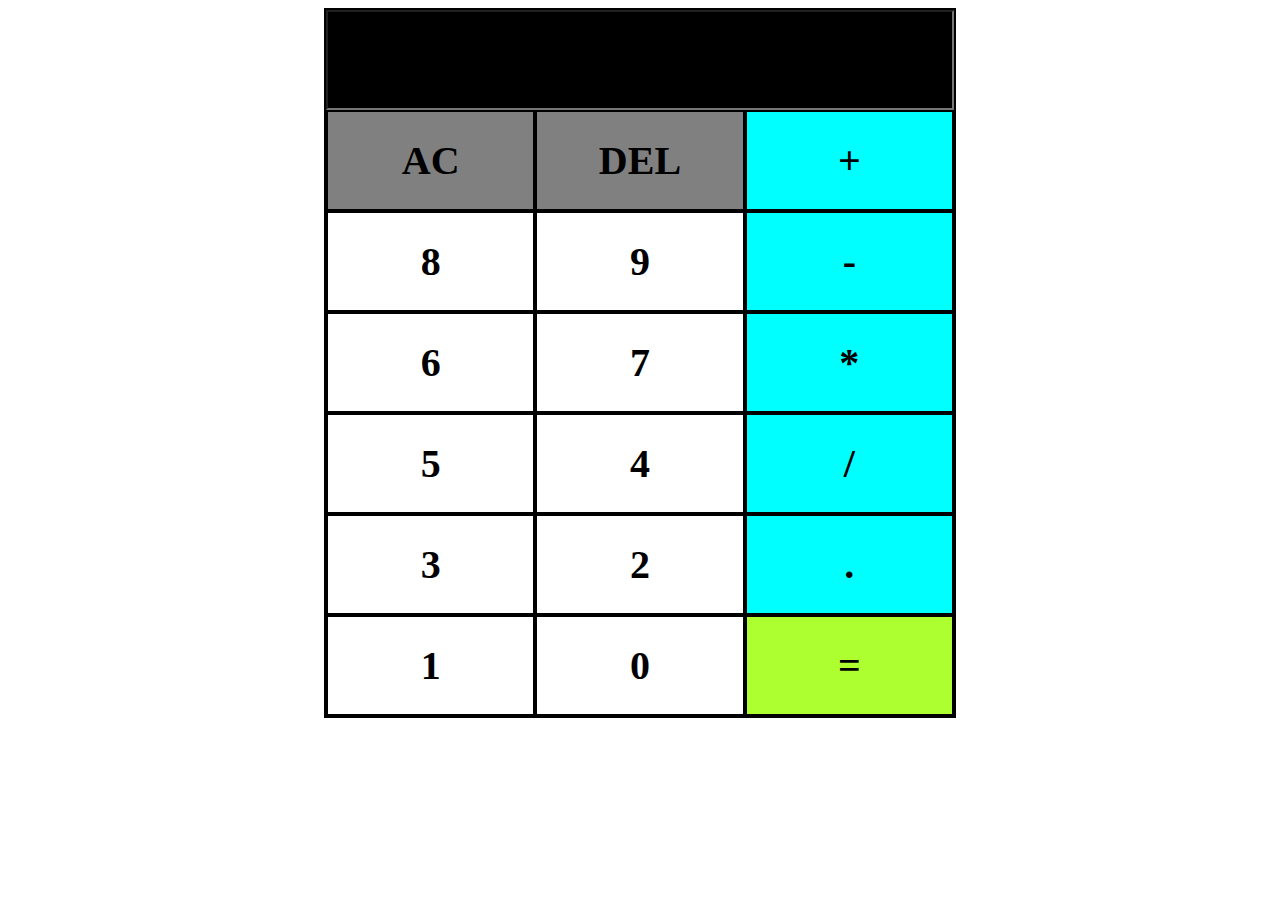
<file: javascript-project/calculator.html>
<!DOCTYPE html>
<html lang="en">
<head>
    <meta charset="UTF-8">
    <meta name="viewport" content="width=device-width, initial-scale=1.0">
    <title>Document</title>
    <style>
        *{
            box-sizing: border-box;
        }
       .container{
        border: 2px solid;
        width: 50%;
        margin: auto;
        font-size: 40px;
       }
       .symbol{
        border: 2px solid;
        padding: 25px;
        text-align: center;
        font-weight: bold;
       }
       .inndiv{
        display: grid;
        grid-template-columns: 1fr 1fr 1fr;
       }
       input{
        width: 100%;
        height: 100px;
        font-size: 50px;
        font-weight: bold;
        color: white;
        background-color: black;
        text-align: right;
       }
       .a{
        background-color: cyan;
       }
       .b{
        background-color: gray;
       }
       .c{
        background-color: greenyellow;
       }
    </style>
</head>
<body>
    <div class="container">
        <div class="calc">
            <input id="inp1"/>
            <div class="inndiv">
            <div class="symbol b" onclick="ac()">AC</div>
            <div class="symbol b" onclick="DEL()">DEL</div>
            <div class="symbol a" onclick="GetVal('+')">+</div>
            <div class="symbol" onclick="GetVal('8')">8</div>
            <div class="symbol" onclick="GetVal('9')">9</div>
            <div class="symbol a" onclick="GetVal('-')">-</div>

            <div class="symbol" onclick="GetVal('6')">6</div>
            <div class="symbol" onclick="GetVal('7')">7</div>
            <div class="symbol a" onclick="GetVal('*')">*</div>
            <div class="symbol" onclick="GetVal('5')">5</div>
       
          

            <div class="symbol" onclick="GetVal('4')">4</div>
            <div class="symbol a" onclick="GetVal('/')">/</div>
            <div class="symbol" onclick="GetVal('3')">3</div>
            <div class="symbol" onclick="GetVal('2')">2</div>

            <div class="symbol a" onclick="GetVal('.')">.</div>
            <div class="symbol" onclick="GetVal('1')">1</div>
            <div class="symbol" onclick="GetVal('0')">0</div>
            <div class="symbol c" onclick=" calc()">=</div>
            </div>  
        </div>
    </div>
    <script>
        output = document.getElementById('inp1');
        function GetVal(x){
            output.value= output.value + x;
        }

        function calc(){
            output.value = eval(output.value);
        }

        function ac(){
            output.value=""
        }

        function DEL(){
            output.value=output.value.slice(0,-1);
        }
    </script>
    
</body>
</html>
</file>
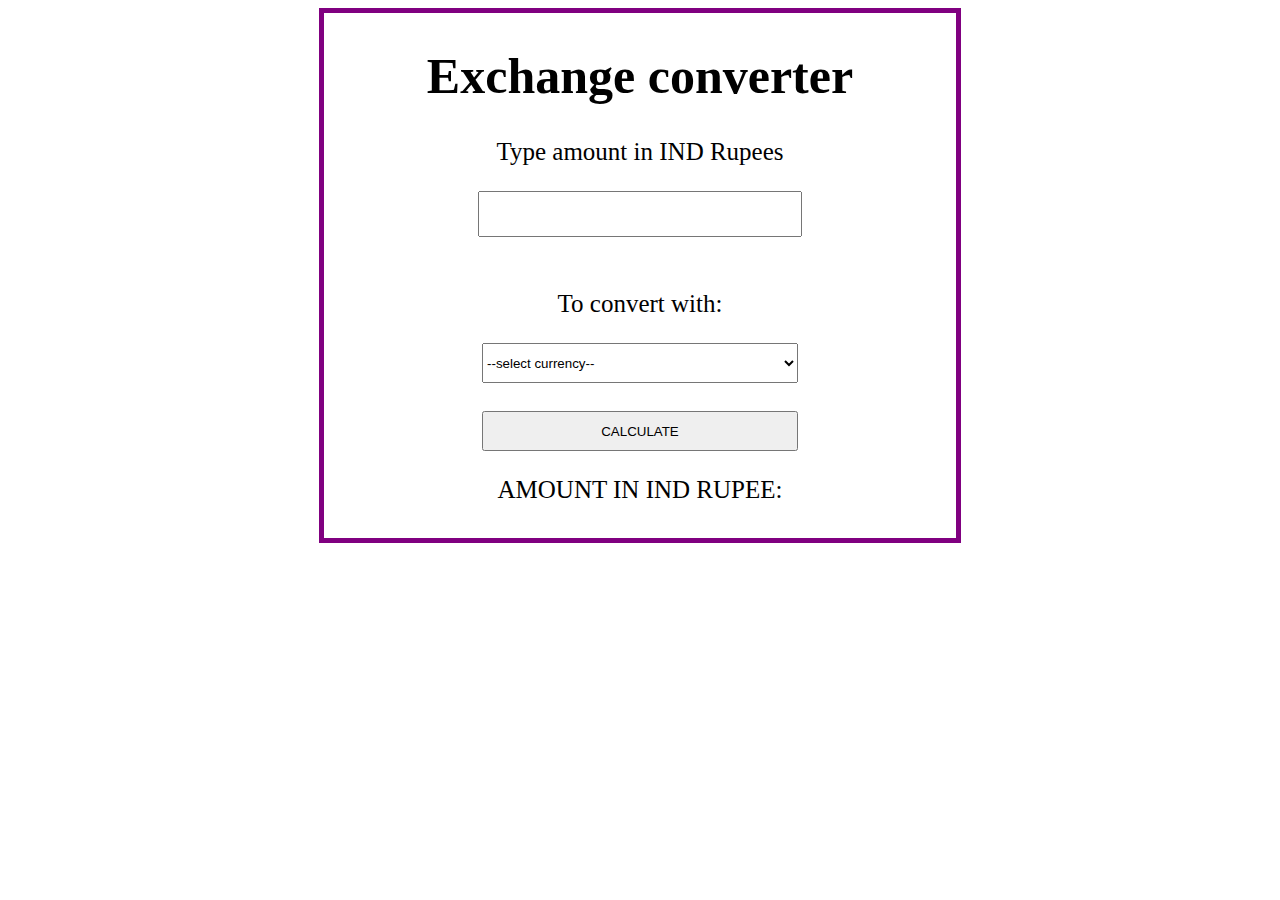
<file: javascript-project/currencyconverter.html>
<!DOCTYPE html>
<html lang="en">
<head>
    <meta charset="UTF-8">
    <meta name="viewport" content="width=device-width, initial-scale=1.0">
    <title>Document</title>
    <style>
        .maindiv
        {
            border: 5px solid purple;
            text-align: center;
            width: 50%;
            margin: auto;
            font-size: 25px;
        }
        input,select,button{
            height: 40px;
            width: 50%;
        }

    </style>
</head>
<body>
    <div class="maindiv">
        <h1>Exchange converter</h1>
        <p>Type amount in IND Rupees</p>
        <input type="text" id="txt1">
        <br>
        <br>
        <p>To convert with:</p>
        <select  id="sel">
            <option hidden>--select currency--</option>
            <option>Europe</option>
            <option>china</option>
            <option>canada</option>
            <option>UAE</option>
            <option>Australia</option>
        </select>
        <br>
        <br>
        <button onclick="onclick1()">CALCULATE</button>
        <br>
        <p>AMOUNT IN IND RUPEE:</p>
        <h1 id="result"></h1>
    </div>
    <script>
        var text1 = document.getElementById('txt1');
        var sel1 = document.getElementById('sel');
        var res = document.getElementById('result');
        function onclick1(){
            if(sel1.value=='Europe'){
                res.innerHTML=text1.value * 85;
            }
            else if(sel1.value=='china')
            {
                res.innerHTML=text1.value * 75;
            }
            else if(sel1.value=='canada')
            {
                res.innerHTML=text1.value * 65;
            }
            else if(sel1.value=='UAE')
            {
                res.innerHTML=text1.value * 105;
            }
            else if(sel1.value=='Australia')
            {
                res.innerHTML=text1.value * 55;
            }
            else{
                res.innerHTML="invalid!"
            }
        }
    </script>
</body>
</html>
</file>
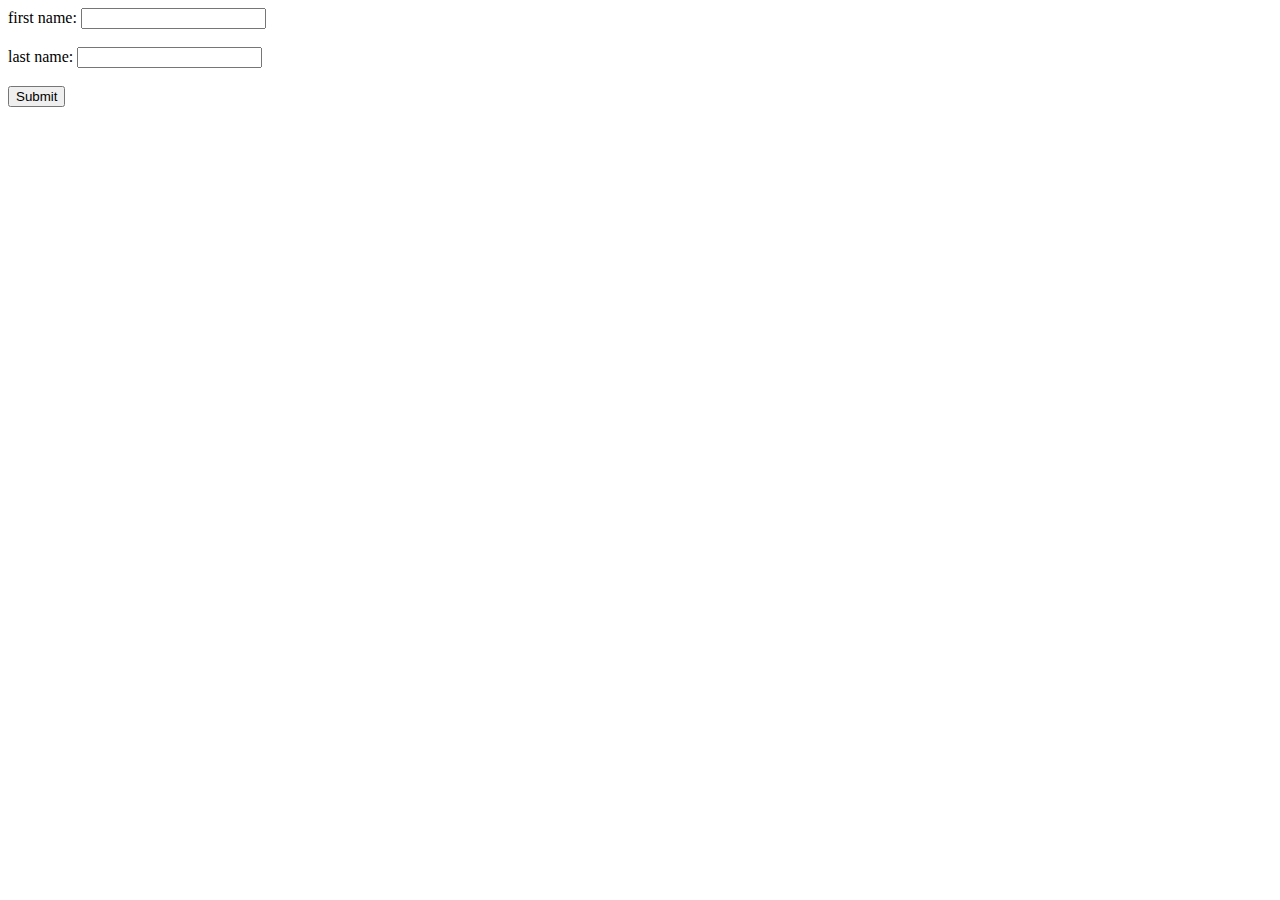
<file: javascript-project/form-validate.html>
<!DOCTYPE html>
<html lang="en">
<head>
    <meta charset="UTF-8">
    <meta name="viewport" content="width=device-width, initial-scale=1.0">
    <title>Document</title>
</head>
<body>
    <form>
    first name:
    <input type="text" id="inp1" onblur="error1(inp1,b1)">
    <b id="b1"></b>
    <br>
    <br>
    last name:
    <input type="text" id="inp2" onblur="error1(inp2,b2)">
    <b id="b2"></b>
    <br><br>
    <input type="submit" onclick=" return error1(inp1,b1,inp2,b2)">
        </form>
    <script>
        fnmerr=/^[a-zA-Z]+$/
        function error1(x,y){
            if(x.value=="")
            {
                y.innerHTML="*Required";
                y.style.color="red";
                return false;
            }
            else if(!fnmerr.test(x.value)){
                y.innerHTML="*only letters considered!"
                y.style.color="red";
                return false;
            }
            else
            {
                y.innerHTML="";
                return false;
            }
        }
    </script>
</body>
</html>
</file>
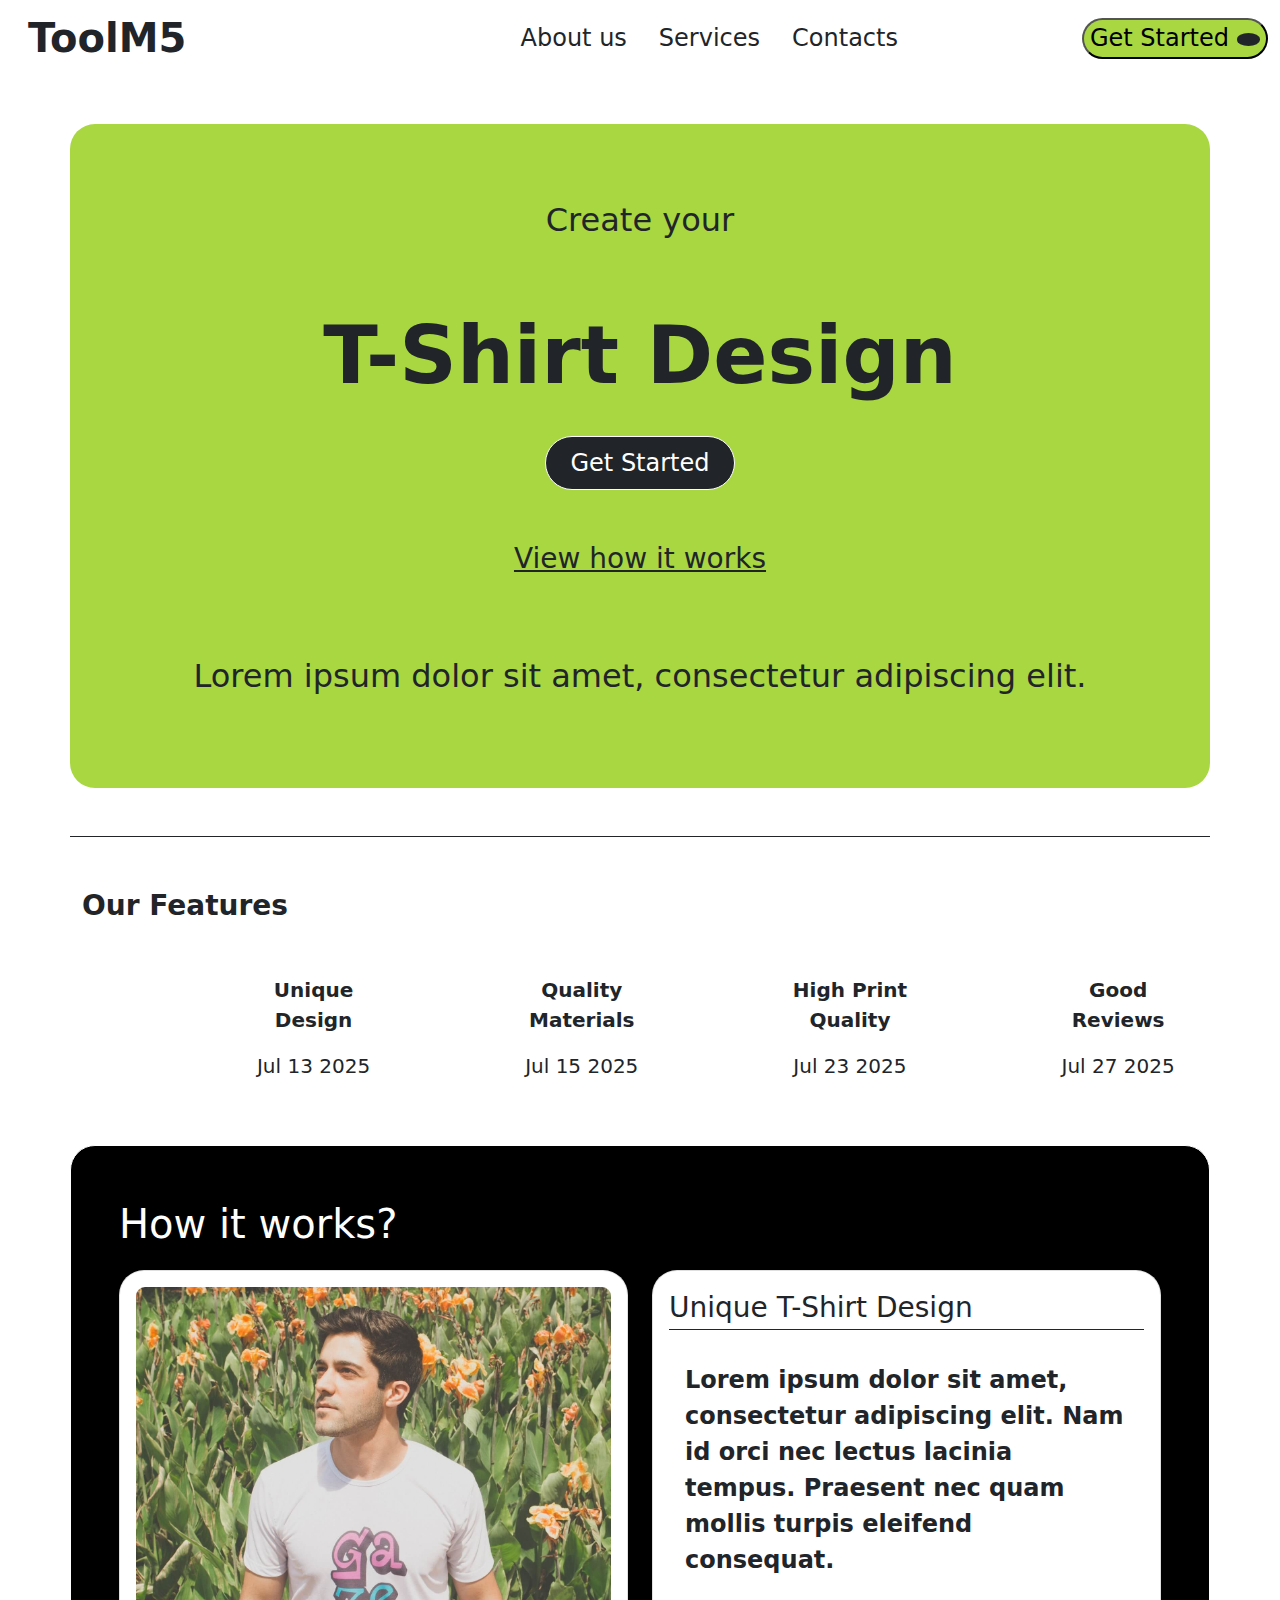
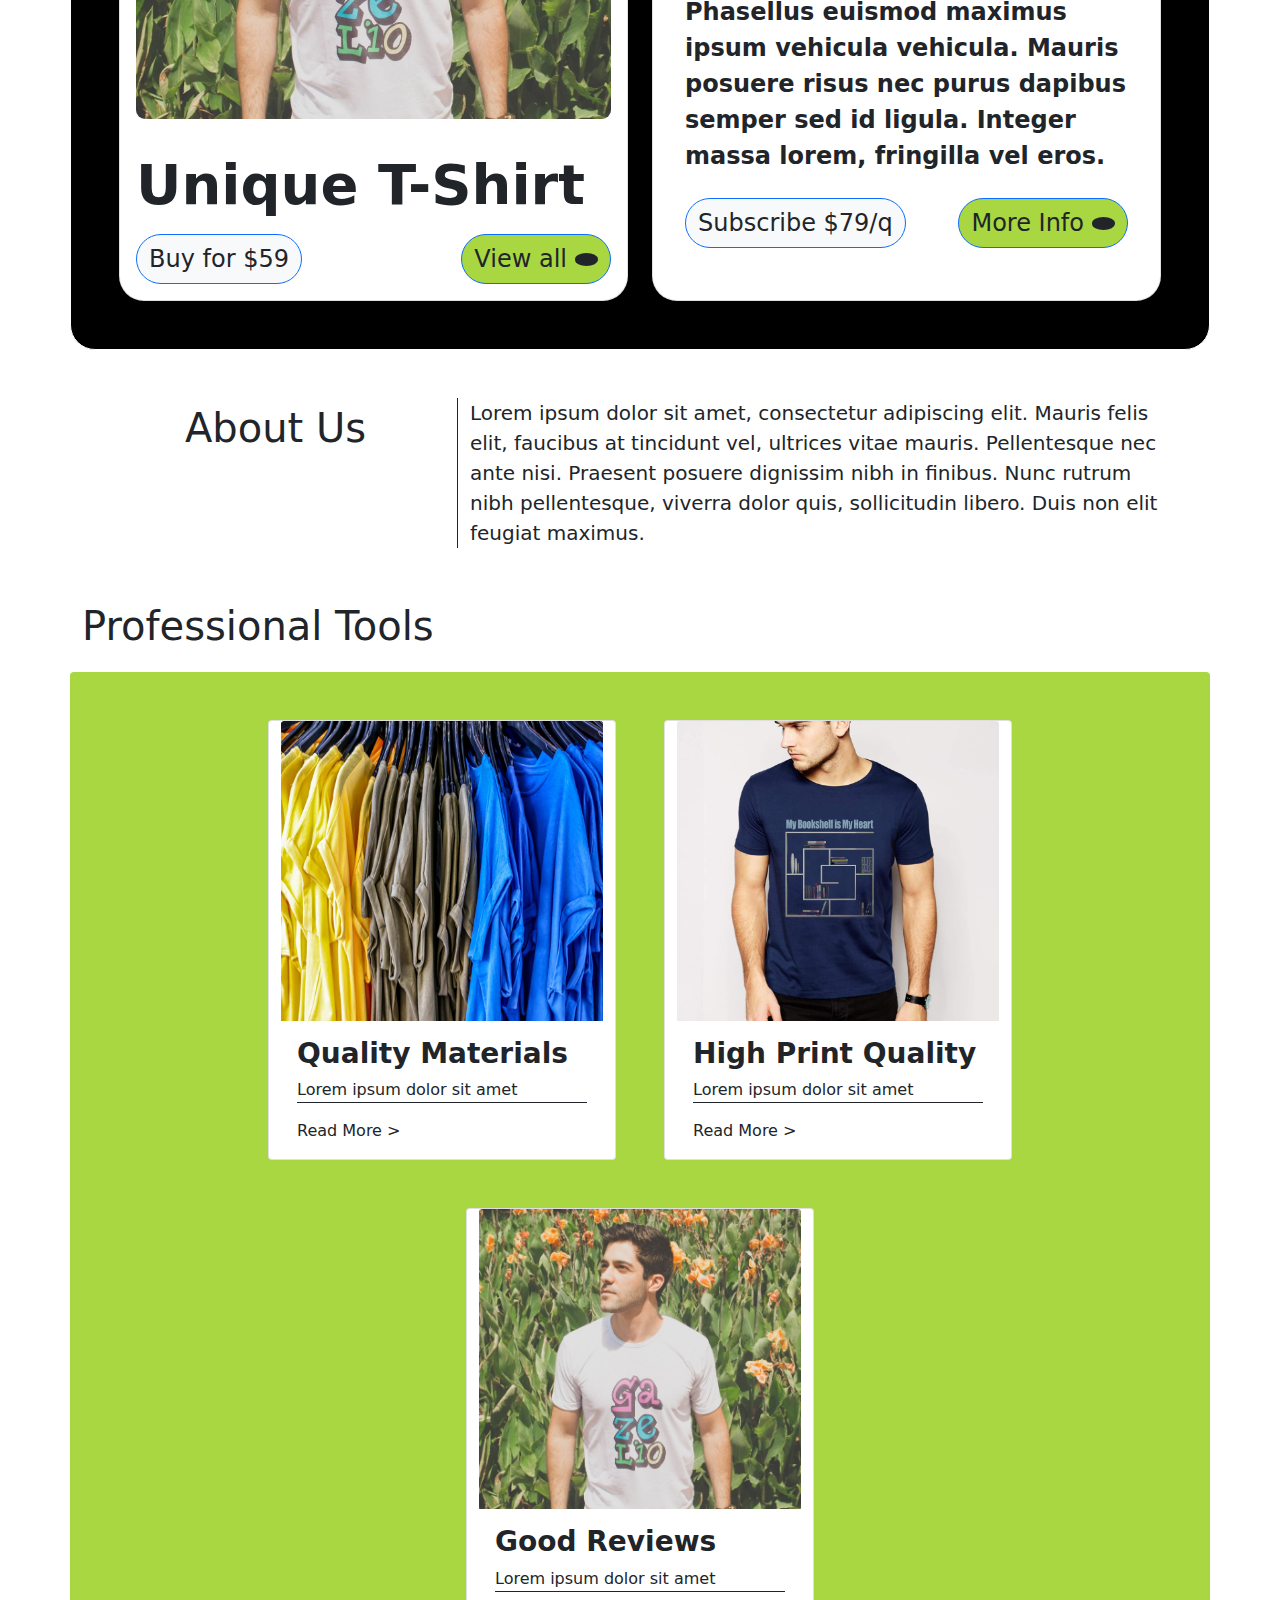
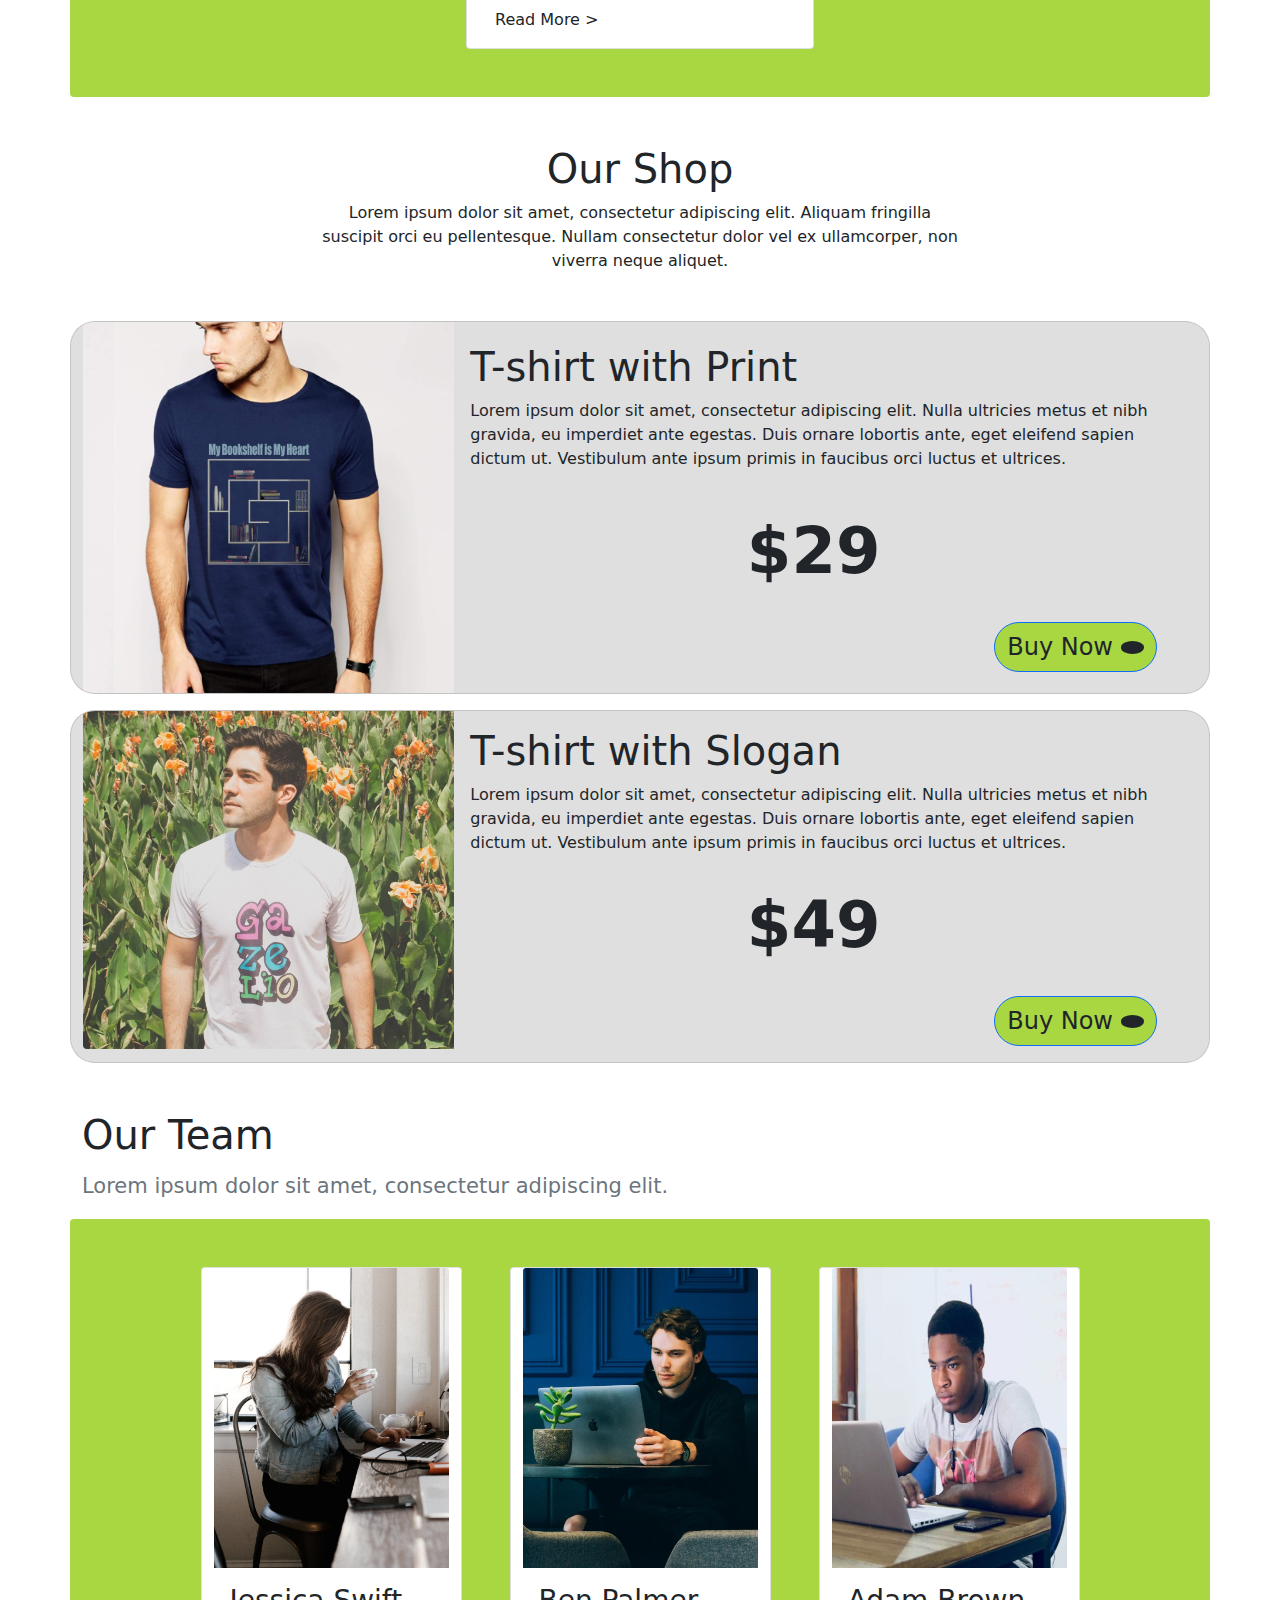
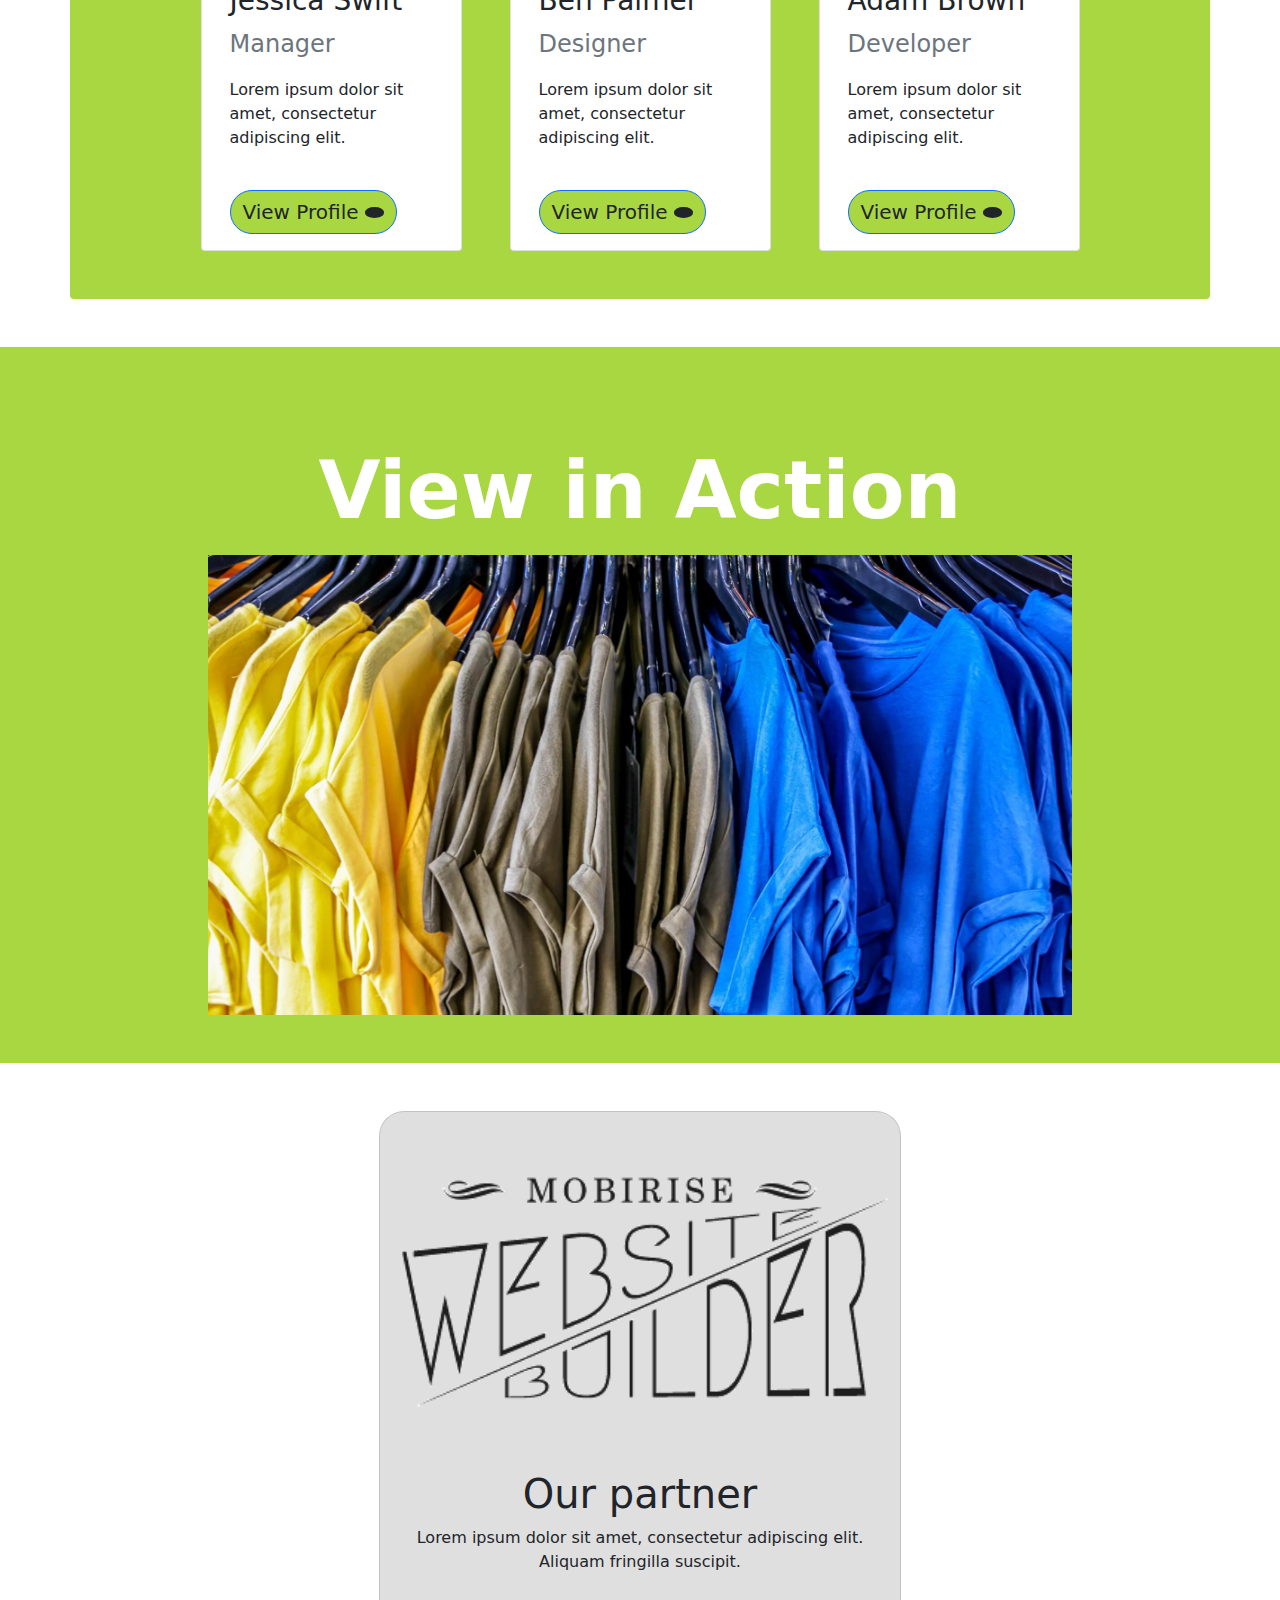
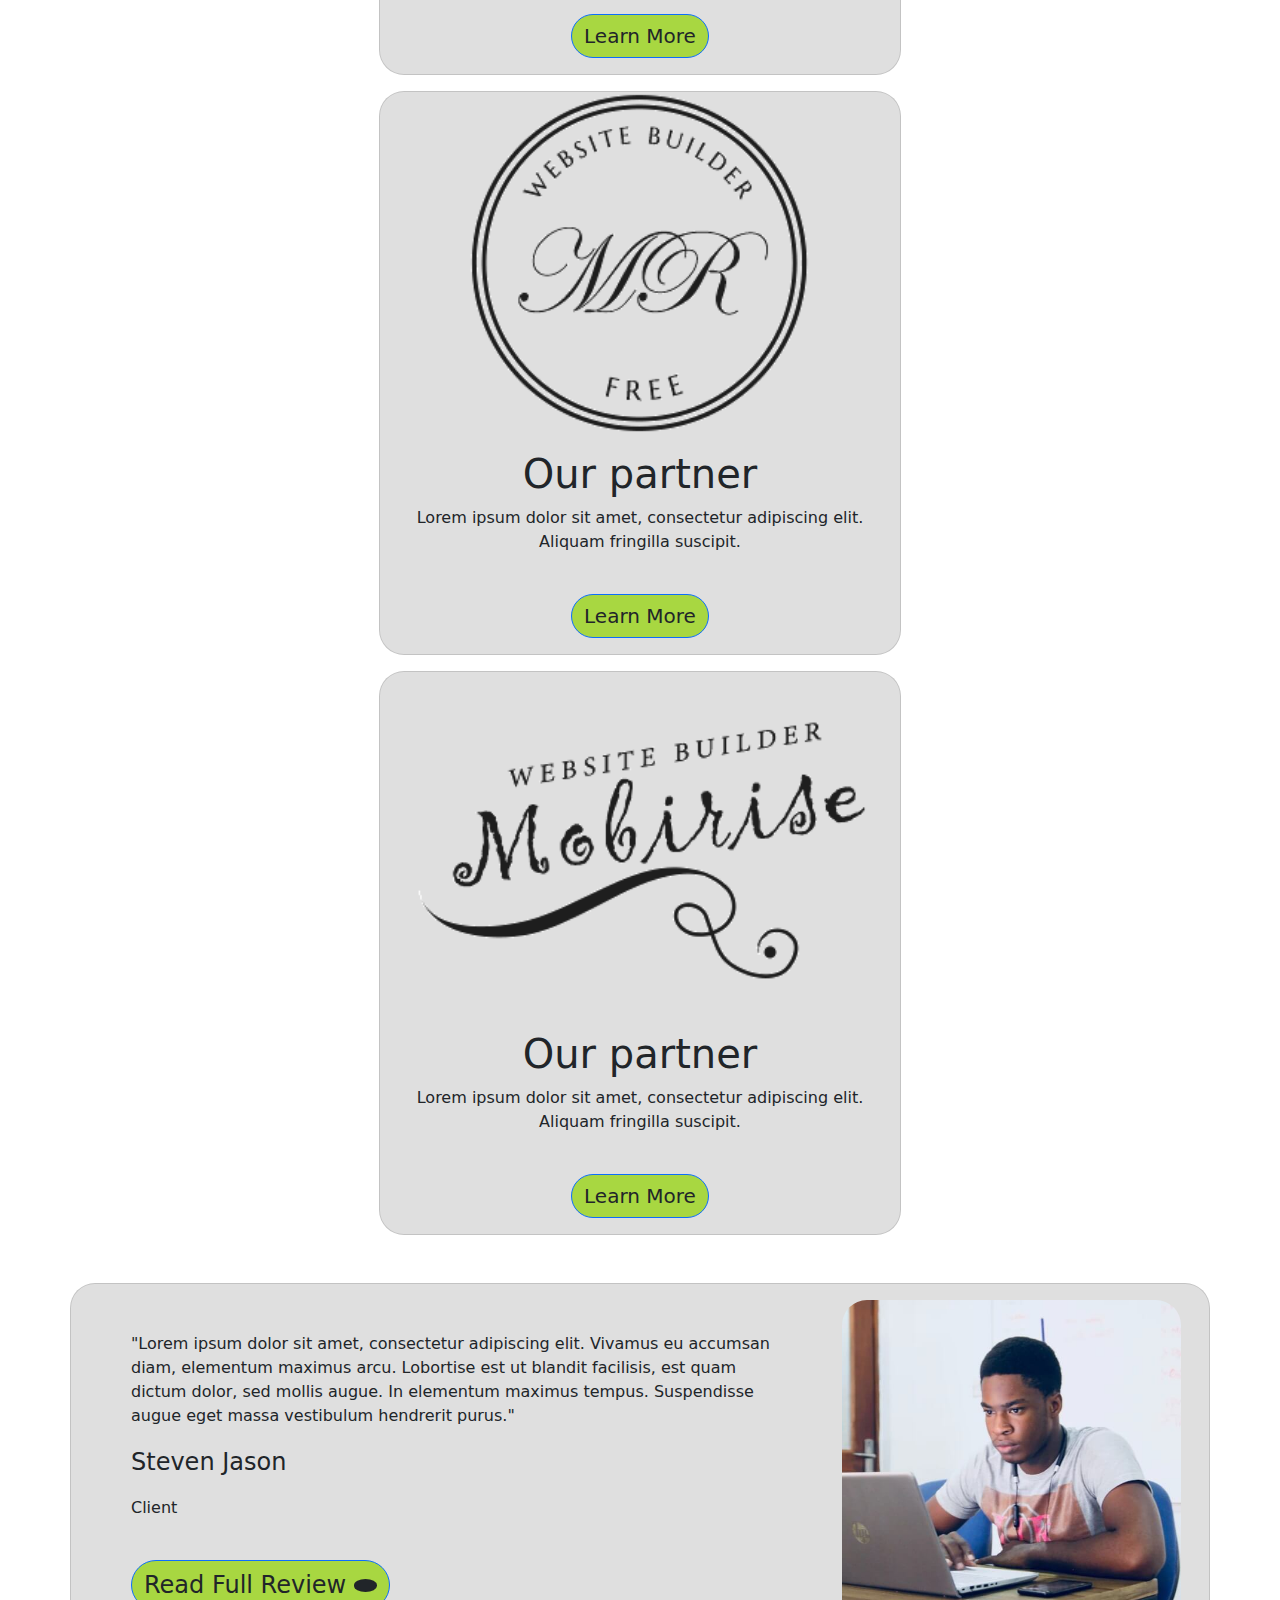
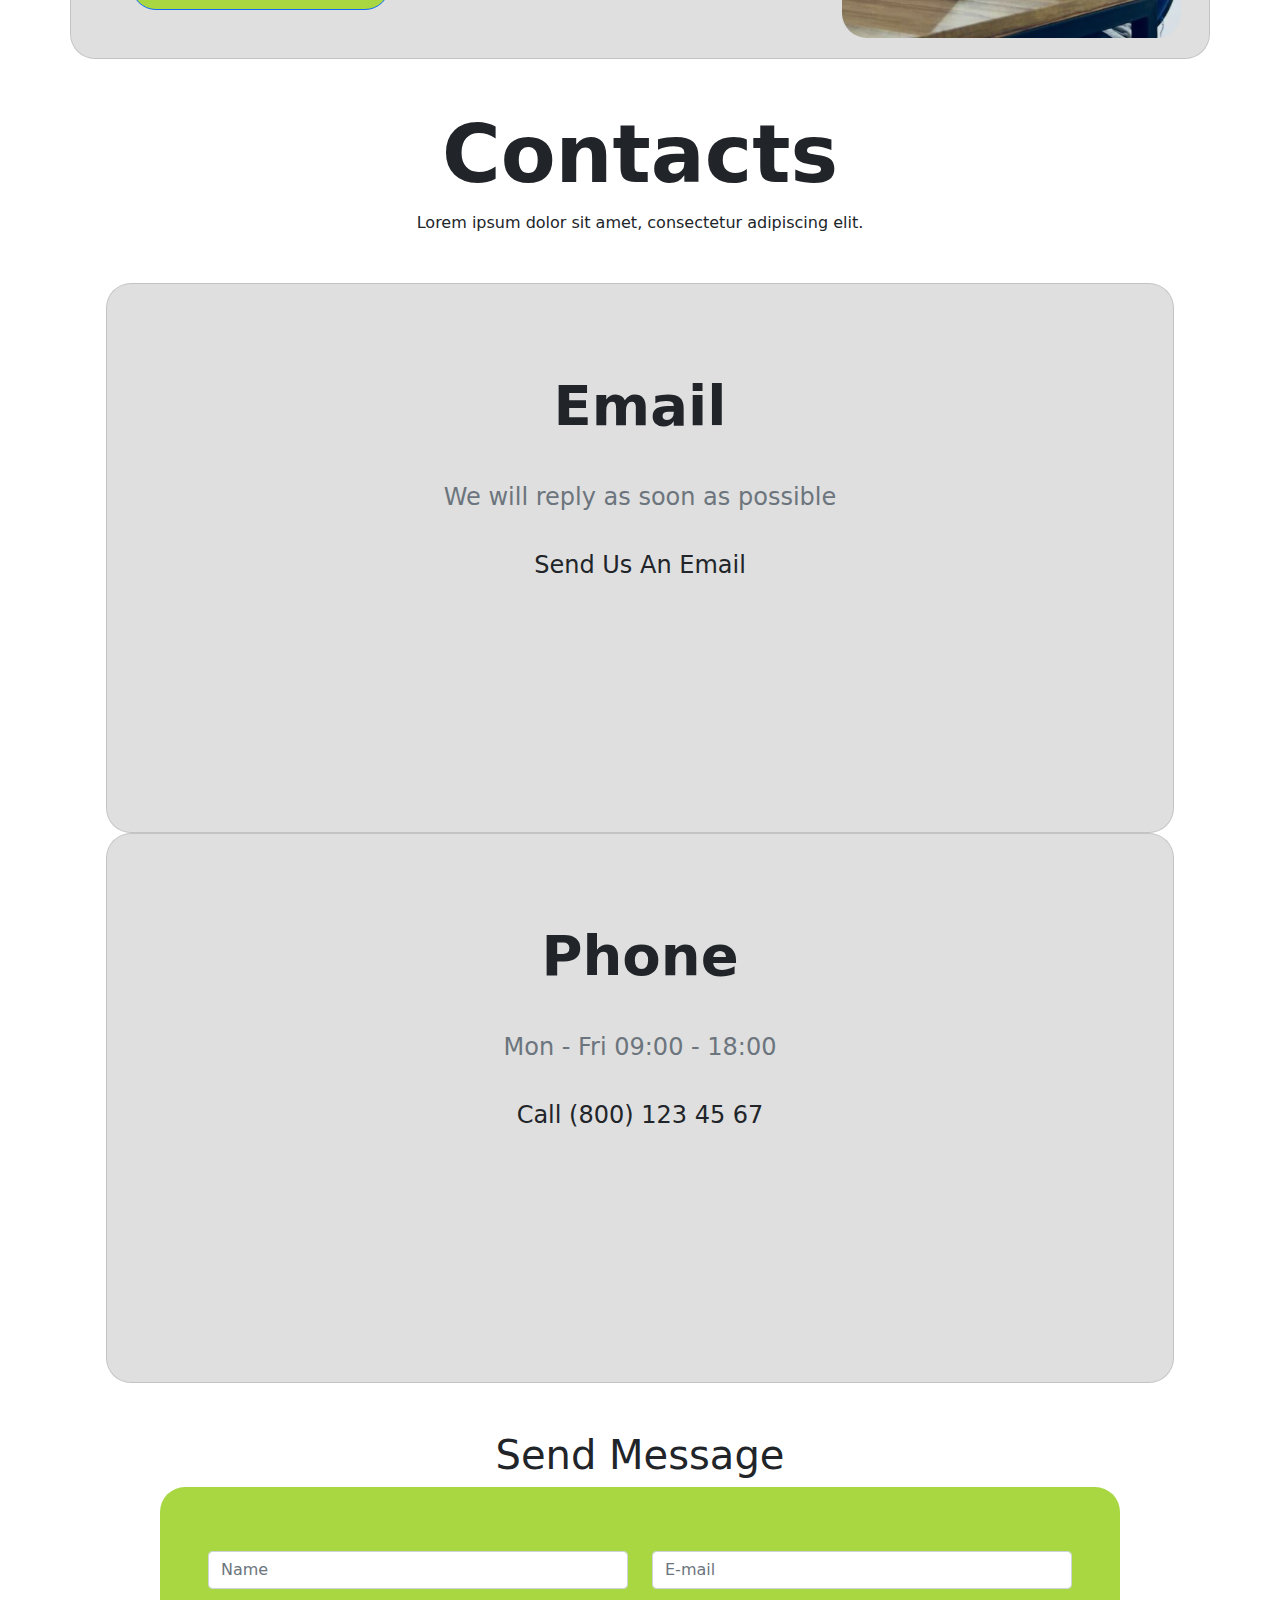
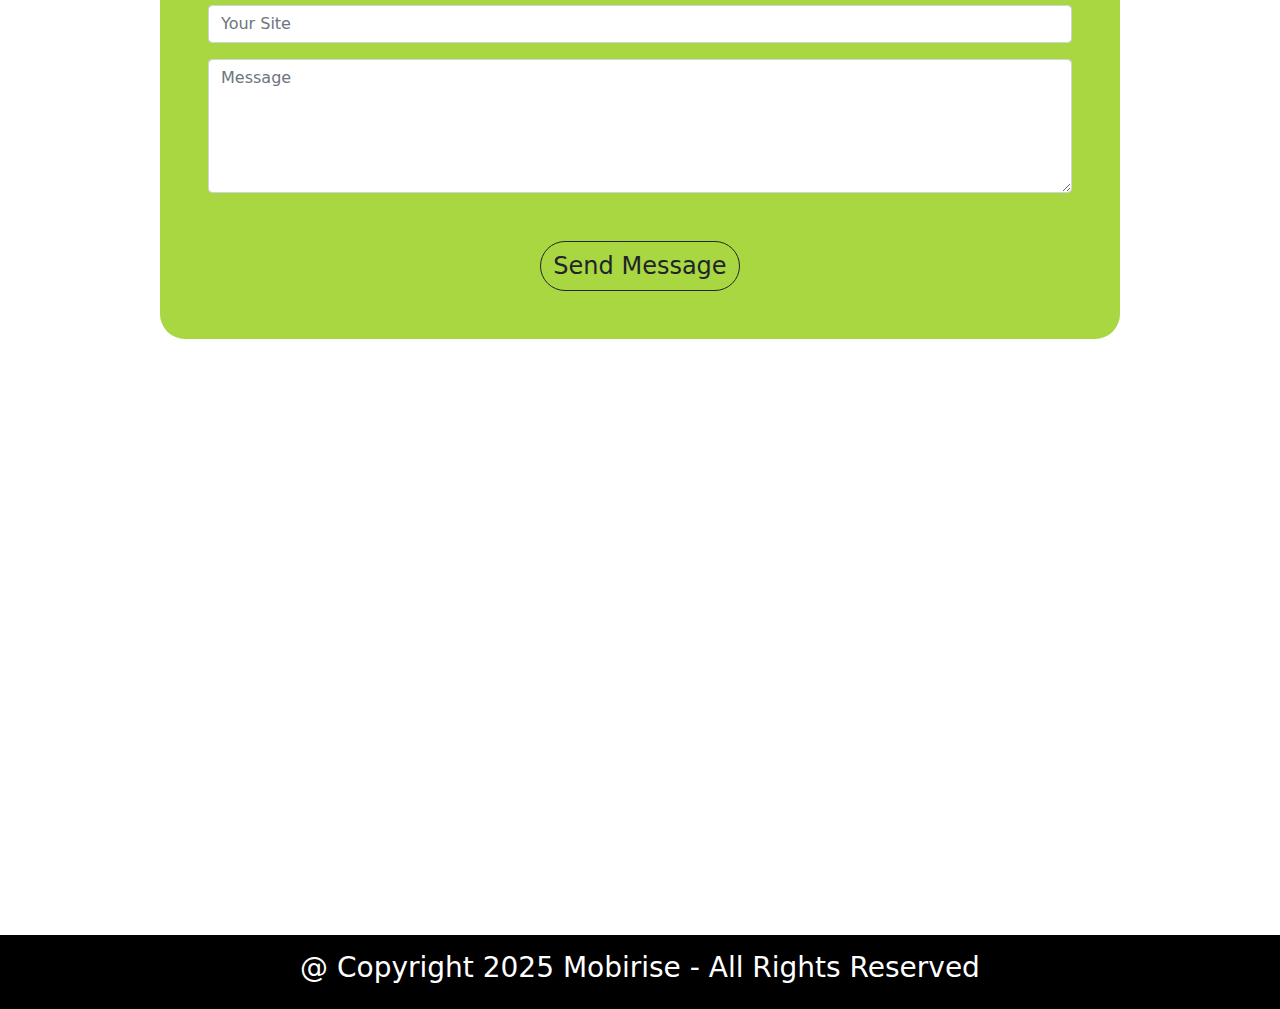
<file: mobirise-bootstrap/mobirise.html>
<!DOCTYPE html>
<html lang="en">

<head>
  <meta charset="UTF-8">
  <meta name="viewport" content="width=device-width, initial-scale=1.0">
  <title>mobirise</title>
  <link rel="stylesheet" href="css/bootstrap.css">
  <link rel="stylesheet" href="css/mobirise.css">
  <script src="js/bootstrap.js"></script>
  <link rel="stylesheet" href="https://cdnjs.cloudflare.com/ajax/libs/font-awesome/6.5.1/css/all.min.css"
    integrity="sha512-DTOQO9RWCH3ppGqcWaEA1BIZOC6xxalwEsw9c2QQeAIftl+Vegovlnee1c9QX4TctnWMn13TZye+giMm8e2LwA=="
    crossorigin="anonymous" referrerpolicy="no-referrer" />
</head>

<body>
  <!-- navbar start -->
  <nav class="navbar navbar-expand-lg bg-body-tertiary">
    <div class="container-fluid">
      <div class="ps-3">
        <a class="navbar-brand text-dark fs-1 fw-bold" href="#">ToolM5</a>
      </div>
      <button class="navbar-toggler" type="button" data-bs-toggle="collapse" data-bs-target="#navbarScroll" aria-controls="navbarScroll" aria-expanded="false" aria-label="Toggle navigation">
        <i class="fa-solid fa-bars navbar-toggler-icon fs-3 pt-2"></i>
      </button>
      <div class=" collapse navbar-collapse justify-content-end" id="collapsibleNavbar">
        <ul class="navbar-nav justify-content-center align-items-center fs-4">
          <li class="nav-item ps-3">
            <a class="nav-link text-dark" href="#">About us</a>
          </li>
          <li class="nav-item ps-3">
            <a class="nav-link text-dark" href="#">Services</a>
          </li>
          <li class="nav-item ps-3">
            <a class="nav-link text-dark" href="#">Contacts</a>
          </li>
          <li class="nav-item ps-5">
            <a class="nav-link text-dark" href="#">
              <i class="fa-brands fa-facebook-f"></i>
            </a>
          </li>
          <li class="nav-item ps-3">
            <a class="nav-link text-dark" href="#">
              <i class="fa-brands fa-twitter"></i>
            </a>
          </li>
          <li class="nav-item ps-3">
            <a class="nav-link text-dark" href="#">
              <i class="fa-brands fa-instagram"></i>
            </a>
          </li>
          <li>
            <button class="button rounded-pill h-100 ms-5 pt-0 mt-0 a fs-4 hover1">Get Started <span
                class="badge bg-dark rounded-circle"><i class="fa-solid fa-angle-right"></i></span></button>
          </li>


        </ul>
      </div>
    </div>
  </nav>
  <!-- navbar end -->

  <!-- slider start -->
  <div class="slider bo text-center container mx-auto p-5 m-5 a">
    <p class="fs-2 p-4">Create your</p>
    <h1 class=" p-4 display-1 fw-bold">T-Shirt Design</h1>
    <button class="button rounded-pill bg-dark text-white px-4 py-2 fs-4 border border-white hover1">Get Started</button>
    <a href="#" class="d-block mt-4 text-dark p-4 fs-3">View how it works</a>
    <p class="mt-4 p-4 fs-2">Lorem ipsum dolor sit amet, consectetur adipiscing elit.</p>
  </div>
  <!-- slider end -->

  <!-- content start -->
  <div class="content border border-bottom-0 border-start-0 border-end-0 border-dark container
    mx-auto py-5 h">
    <p class="fs-3 fw-bold">Our Features</p>
    <div class="row mt-5 ps-5 justify-content-evenly text-center">
      <div class="col-xxl-3 col-lg-3 col-md-6 row">
        <div class="part1 col-xxl-4 col-lg-5 col-md-5">
          <i class="fa-solid fa-palette display-1 b"></i>
        </div>
        <div class="part2 col-xxl-8  col-lg-7 col-md-7 fs-5">
          <p class="fw-bold">Unique Design</p>
          <p>Jul 13 2025</p>
        </div>
      </div>
      <div class="col-xxl-3  col-lg-3 col-md-6 row">
        <div class="part1 col-xxl-4 col-lg-5 col-md-5">
          <i class="fa-solid fa-box-open display-1 b"></i>
        </div>
        <div class="part2 col-xxl-8 col-lg-7 col-md-7 fs-5">
          <p class="fw-bold">Quality Materials</p>
          <p>Jul 15 2025</p>
        </div>
      </div>
      <div class="col-xxl-3 col-lg-3 col-md-6 row">
        <div class="part1 col-xxl-4 col-lg-5 col-md-5">
          <i class="fa-solid fa-shirt display-1 b"></i>
        </div>
        <div class="part2 col-xxl-8 col-lg-7 col-md-7 fs-5">
          <p class="fw-bold">High Print Quality</p>
          <p>Jul 23 2025</p>
        </div>
      </div>
      <div class="col-xxl-3 col-lg-3 col-md-6 row">
        <div class="part1 col-xxl-4 col-lg-5 col-md-5">
          <i class="fa-regular fa-face-smile display-1 b"></i>
        </div>
        <div class="part2 col-xxl-8 col-lg-7 col-md-7 fs-5">
          <p class="fw-bold">Good Reviews</p>
          <p>Jul 27 2025</p>
        </div>
      </div>
    </div>
  </div>

  <!-- how it works start -->
  <div class=" container mx-auto bo border border-white p-5 c bo">
    <p class="fs-1 text-white">How it works?</p>
    <div class=" row justify-content-evenly">
      <div class="part1 col-xxl-6 col-12 col-lg-6 bo he1 hover2">
        <div class="card bo">
          <img class="card-img-top img-fluid p-3 bo overflow-auto" src="css/images/mbr.jpeg" alt="Card image">
          <div class="card-body">
            <h1 class="card-title display-4 fw-bold">Unique T-Shirt</h1>
            <a href="#" class="btn btn-primary rounded-pill bg-light text-dark mt-2 fs-4 hover3">Buy for $59</a>
            <a href="#" class="btn btn-primary rounded-pill text-dark float-end mt-2 fs-4 a hover3">View all <span
                class="badge bg-dark rounded-circle"><i class="fa-solid fa-angle-right"></i></span></a>
          </div>
        </div>
      </div>
      <div class="part2 col-xxl-6 col-12 col-lg-6 hover2">
        <div class="card p-3 w bo he1">
          <p class="border border-start-0 border-end-0 border-top-0  border-dark fs-3">Unique T-Shirt Design</p>
          <div class="card-body">
            <p class="fs-4 fw-bold">Lorem ipsum dolor sit amet, consectetur adipiscing elit. Nam id orci nec lectus
              lacinia tempus. Praesent nec quam mollis turpis eleifend consequat.</p>
            <p class="fs-4 fw-bold">Phasellus euismod maximus ipsum vehicula vehicula. Mauris posuere risus nec purus
              dapibus semper sed id ligula. Integer massa lorem, fringilla vel eros.</p>
            <a href="#" class="btn btn-primary rounded-pill bg-light text-dark mt-2 fs-4 hover3">Subscribe $79/q</a>
            <a href="#" class="btn btn-primary rounded-pill text-dark float-end mt-2 fs-4 a hover3">More Info <span
                class="badge bg-dark rounded-circle"><i class="fa-solid fa-angle-right"></i></span></a>
          </div>
        </div>
      </div>
    </div>

  </div>
  <!-- how it works end -->

  <!-- aboutus start -->
  <div class="aboutmain row container mx-auto mt-5">
    <div
      class="aboutpart1 col-xxl-6 col-lg-4 col-md-4 border border-bottom-0 border-start-0 border-top-0 border-dark text-center fs-1">
      About Us</div>
    <div class="aboutpart2 col-xxl-6 col-lg-8 fs-5">
      Lorem ipsum dolor sit amet, consectetur adipiscing elit. Mauris felis elit, faucibus at tincidunt vel, ultrices
      vitae mauris. Pellentesque nec ante nisi. Praesent posuere dignissim nibh in finibus. Nunc rutrum nibh
      pellentesque, viverra dolor quis, sollicitudin libero. Duis non elit feugiat maximus.
    </div>
  </div>
  <!-- aboutus end -->

  <!-- professinoaltools start -->
  <p class="fs-1 container mx-auto mt-5">Professional Tools</p>
  <div class=" row container mx-auto rounded a gap-5 p-5 justify-content-center">
    <div class="card overflow-auto rounded col-xxl-3 col-12 col-lg-4 hover1">
      <img src="css/images/mbr.jpg" class="card-img-top hh2 ">
      <div class="card-body">
        <h3 class="card-title fw-bold">Quality Materials</h3>
        <p class="card-text border border-end-0 border-start-0 border-top-0 border-dark">Lorem ipsum dolor sit amet</p>
        <p class="card-text">Read More ></p>
      </div>
    </div>
    <div class="card rounded overflow-auto col-xxl-3 col-12 col-lg-4 hover1">
      <img src="css/images/mbr-1.jpg" class="card-img-top hh2">
      <div class="card-body">
        <h3 class="card-title fw-bold">High Print Quality</h3>
        <p class="card-text border border-end-0 border-start-0 border-top-0 border-dark">Lorem ipsum dolor sit amet</p>
        <p class="card-text">Read More ></p>
      </div>
    </div>
    <div class="card rounded overflow-auto col-xxl-3 col-12 col-lg-4 hover1">
      <img src="css/images/mbr.jpeg" class="card-img-top hh2">
      <div class="card-body">
        <h3 class="card-title fw-bold">Good Reviews</h3>
        <p class="card-text border border-end-0 border-start-0 border-top-0 border-dark">Lorem ipsum dolor sit amet</p>
        <p class="card-text">Read More ></p>
      </div>
    </div>
  </div>
  <!-- professinaltools end -->

  <!-- our shop start -->
  <div class="ourshopmain w-50 mx-auto text-center mt-5">
    <h1>Our Shop</h1>
    <p>Lorem ipsum dolor sit amet, consectetur adipiscing elit. Aliquam fringilla suscipit orci eu pellentesque. Nullam
      consectetur dolor vel ex ullamcorper, non viverra neque aliquet.</p>
  </div>
  <!-- our shop end -->

  <!-- horizontal card start -->
  <div class="card mb-3 container mt-5 d bo overflow-auto hover1">
    <div class="row g-0">
      <div class="col-md-4">
        <img src="css/images/mbr-1.jpg" class="img-fluid rounded-start">
      </div>
      <div class="col-md-8 row">
        <div class="card-body col-xxl-6  align-self-center">
          <h1 class="card-title">T-shirt with Print</h1>
          <p class="card-text">Lorem ipsum dolor sit amet, consectetur adipiscing elit. Nulla ultricies metus et nibh
            gravida, eu imperdiet ante egestas. Duis ornare lobortis ante, eget eleifend sapien dictum ut. Vestibulum
            ante ipsum primis in faucibus orci luctus et ultrices.</p>
        </div>

        <div class="card-body col-xxl-2 text-center align-self-center">
          <h1 class="card-title display-3 fw-bold">$29</h1>
          <p class="card-text"><a href="#" class="btn btn-primary rounded-pill text-dark float-end mt-4 fs-4 a hover3">Buy Now
              <span class="badge bg-dark rounded-circle"><i class="fa-solid fa-angle-right"></i></span></a></p>
        </div>
      </div>
    </div>
  </div>

  <div class="card mb-3 mx-auto container d bo overflow-auto hover1">
    <div class="row g-0">
      <div class="col-md-4">
        <img src="css/images/mbr.jpeg" class="img-fluid rounded-start">
      </div>
      <div class="col-md-8 row">
        <div class="card-body col-xxl-6  align-self-center">
          <h1 class="card-title">T-shirt with Slogan</h1>
          <p class="card-text">Lorem ipsum dolor sit amet, consectetur adipiscing elit. Nulla ultricies metus et nibh
            gravida, eu imperdiet ante egestas. Duis ornare lobortis ante, eget eleifend sapien dictum ut. Vestibulum
            ante ipsum primis in faucibus orci luctus et ultrices.</p>
        </div>

        <div class="card-body col-xxl-2 text-center align-self-center">
          <h1 class="card-title display-3 fw-bold">$49</h1>
          <p class="card-text"><a href="#" class="btn btn-primary rounded-pill text-dark float-end mt-4 fs-4 a hover3">Buy Now
              <span class="badge bg-dark rounded-circle"><i class="fa-solid fa-angle-right"></i></span></a></p>
        </div>
      </div>
    </div>
  </div>
  <!-- horizontal card end -->

  <!-- our team start -->
  <h1 class="fs-1 container mx-auto mt-5">Our Team</h1>
  <p class="container mx-auto fs-4"><small class="text-muted ">Lorem ipsum dolor sit amet, consectetur adipiscing
      elit.</small></p>
  <div class="container rounded gap-5 mx-auto h-100 justify-content-center row mt-3 a p-5">
    <div class="card rounded bo overflow-auto col-lg-3 hover1">
      <img src="css/images/team1.jpg" class="card-img-top hh2">
      <div class="card-body">
        <h3 class="card-title ">Jessica Swift</h3>
        <p><small class="text-muted fs-4">Manager</small></p>
        <p class="card-text">Lorem ipsum dolor sit amet, consectetur adipiscing elit.</p>
        <p class="card-text"><a href="#" class="btn btn-primary rounded-pill text-dark mt-4 fs-5 a hover3">View Profile <span
              class="badge bg-dark rounded-circle"><i class="fa-solid fa-angle-right"></i></span></a></p>
      </div>
    </div>
    <div class="card rounded overflow-auto col-lg-3 hover1">
      <img src="css/images/team2.jpg" class="card-img-top hh2">
      <div class="card-body">
        <h3 class="card-title ">Ben Palmer</h3>
        <p><small class="text-muted fs-4">Designer</small></p>
        <p class="card-text">Lorem ipsum dolor sit amet, consectetur adipiscing elit.</p>
        <p class="card-text"><a href="#" class="btn btn-primary rounded-pill text-dark mt-4 fs-5 a hover3">View Profile <span
              class="badge bg-dark rounded-circle"><i class="fa-solid fa-angle-right"></i></span></a></p>
      </div>
    </div>
    <div class="card rounded overflow-auto col-lg-3 hover1">
      <img src="css/images/team3.jpg" class="card-img-top hh2">
      <div class="card-body">
        <h3 class="card-title ">Adam Brown</h3>
        <p><small class="text-muted fs-4">Developer</small></p>
        <p class="card-text">Lorem ipsum dolor sit amet, consectetur adipiscing elit.</p>
        <p class="card-text"><a href="#" class="btn btn-primary rounded-pill text-dark mt-4 fs-5 a hover3">View Profile <span
              class="badge bg-dark rounded-circle"><i class="fa-solid fa-angle-right"></i></span></a></p>
      </div>
    </div>
  </div>
  <!-- our team end -->

  <!-- video start -->
  <div class="videomain p-5 mt-5 align-self-center text-center a">
    <h1 class="display-1 fw-bold text-white mt-5">View in Action</h1>
    <div class="align-self-center text-dark mx-auto container w-75 mt-3 f">
      <img src="css/images/mbr-2.jpeg" alt="" class="img-fluid ">
      <span class="fa-brands fa-youtube display-1 j b"></span>
    </div>
  </div>
  <!-- video end -->

  <!-- our partner start -->
  <div class="row row-cols-1 row-cols-md-3 gap-3 justify-content-center container mx-auto mt-5">
    <div class="col bo col-md-6 col-xxl-3 hover2">
      <div class="card h-100 d bo">
        <img src="css/images/1.png" class="card-img-top img-fluid" alt="">
        <div class="card-body text-center">
          <h1 class="card-title ">Our partner</h1>
          <p class="card-text">Lorem ipsum dolor sit amet, consectetur adipiscing elit. Aliquam fringilla suscipit.</p>
          <p class="card-text"><a href="#" class="btn btn-primary rounded-pill text-dark mt-4 fs-5 hover3"
              style="background-color: #a8d741;">Learn More</a></p>
        </div>
      </div>
    </div>
    <div class="col bo col-md-6 col-xxl-3 hover2">
      <div class="card h-100 d bo">
        <img src="css/images/2.png" class="card-img-top img-fluid" alt="">
        <div class="card-body text-center">
          <h1 class="card-title ">Our partner</h1>
          <p class="card-text">Lorem ipsum dolor sit amet, consectetur adipiscing elit. Aliquam fringilla suscipit.</p>
          <p class="card-text"><a href="#" class="btn btn-primary rounded-pill text-dark mt-4 fs-5 hover3"
              style="background-color: #a8d741;">Learn More</a></p>
        </div>
      </div>
    </div>
    <div class="col bo col-md-6 col-xxl-3 hover2">
      <div class="card h-100 d bo">
        <img src="css/images/3.png" class="card-img-top img-fluid" alt="">
        <div class="card-body text-center">
          <h1 class="card-title">Our partner</h1>
          <p class="card-text">Lorem ipsum dolor sit amet, consectetur adipiscing elit. Aliquam fringilla suscipit.</p>
          <p class="card-text"><a href="#" class="btn btn-primary rounded-pill text-dark mt-4 fs-5 hover3"
              style="background-color: #a8d741;">Learn More</a></p>
        </div>
      </div>
    </div>
  </div>
  <!-- our partner end -->

  <!-- review start -->
  <div class="card container mx-auto mt-5 d bo hover1">
    <div class="row g-0">
      <div class="col-md-8">
        <div class="card-body  align-self-center p-5">
          <p class="card-text">"Lorem ipsum dolor sit amet, consectetur adipiscing elit. Vivamus eu accumsan diam,
            elementum maximus arcu. Lobortise est ut blandit facilisis, est quam dictum dolor, sed mollis augue. In
            elementum maximus tempus. Suspendisse augue eget massa vestibulum hendrerit purus."</p>
          <p class="fs-4">Steven Jason</p>
          <p>Client</p>
          <p class="card-text"><a href="#" class="btn btn-primary rounded-pill text-dark mt-4 fs-4 a hover3">Read Full Review
              <span class="badge bg-dark rounded-circle"><i class="fa-solid fa-angle-right"></i></span></a></p>
        </div>
      </div>
      <div class="col-md-4 p-3">
        <img src="css/images/team3.jpg" class="img-fluid bo">
      </div>
    </div>
  </div>
  <!-- review end -->

  <!-- contacts start -->
  <h1 class="text-center mt-5 display-1 fw-bold">Contacts</h1>
  <p class="text-center">Lorem ipsum dolor sit amet, consectetur adipiscing elit.</p>
  <div class="row container mx-auto container mt-5 bo">
    <div class=" mb-3 mb-sm-0 col-md-12 col-xxl-6 hover2">
      <div class="card p-5 d bo hh3">
        <div class="card-body text-center">
          <h1><i class="fa-regular fa-envelope display-1"></i></h1>
          <h1 class="card-title p-3  display-4 fw-bold">Email</h1>
          <p class="card-text text-muted p-3 fs-4">We will reply as soon as possible</p>
          <a href="#" class="text-dark text-decoration-none p-3 fs-4">Send Us An Email</a>
        </div>
      </div>
    </div>
    <div class=" col-md-12 col-xxl-6 hover2">
      <div class="card p-5 d bo hh3">
        <div class="card-body text-center">
          <h1><i class="fa-solid fa-phone display-1"></i></h1>
          <h1 class="card-title p-3 display-4 fw-bold">Phone</h1>
          <p class="card-text text-muted p-3 fs-4">Mon - Fri 09:00 - 18:00</p>
          <a href="#" class="text-dark text-decoration-none p-3 fs-4">Call (800) 123 45 67</a>
        </div>
      </div>
    </div>
  </div>
  <!-- cotacts end -->

  <!-- send message start -->
  <h1 class="text-center mt-5">Send Message</h1>
  <div class="formdiv container p-5 bo mx-auto w-75  a">
    <form>
      <div class="row">
        <div class="col-sm-6 col-xs-12 col-12 mt-3">
          <input type="text" class="form-control" placeholder="Name" name="email">
        </div>
        <div class="col-sm-6 col-xs-12 col-12 mt-3">
          <input type="email" class="form-control" placeholder="E-mail" name="pswd">
        </div>
        <div class="mt-3">
          <input type="text" class="form-control" placeholder="Your Site" name="email">
        </div>
        <div class="mt-3">
          <textarea class="form-control" rows="5" id="comment" name="text" placeholder="Message"></textarea>
        </div>
        <p class="card-text text-center"><a href="#"
            class="btn btn-primary rounded-pill text-dark border-dark mt-5 fs-4 a">Send Message</a></p>
      </div>
    </form>
  </div>
  <!-- send message end -->
  <!-- content end -->

  <!-- footer start -->
  <div class="footer">
    <div class="ratio ratio-21x9 mt-5 h-25">
      <iframe
        src="https://www.google.com/maps/embed?pb=!1m18!1m12!1m3!1d96714.68291250926!2d-74.05953969406828!3d40.75468158321536!2m3!1f0!2f0!3f0!3m2!1i1024!2i768!4f13.1!3m3!1m2!1s0x89c2588f046ee661%3A0xa0b3281fcecc08c!2sManhattan%2C%20Nowy%20Jork%2C%20Stany%20Zjednoczone!5e0!3m2!1spl!2spl!4v1672242259543!5m2!1spl!2spl"
        allowfullscreen="" loading="lazy" referrerpolicy="no-referrer-when-downgrade"></iframe>
    </div>
    <div class="text-center p-3 c">
      <h3 class="bo text-white">@ Copyright 2025 Mobirise - All Rights Reserved</h3>
    </div>
  </div>
  <!-- footer end -->
</body>

</html>
</file>
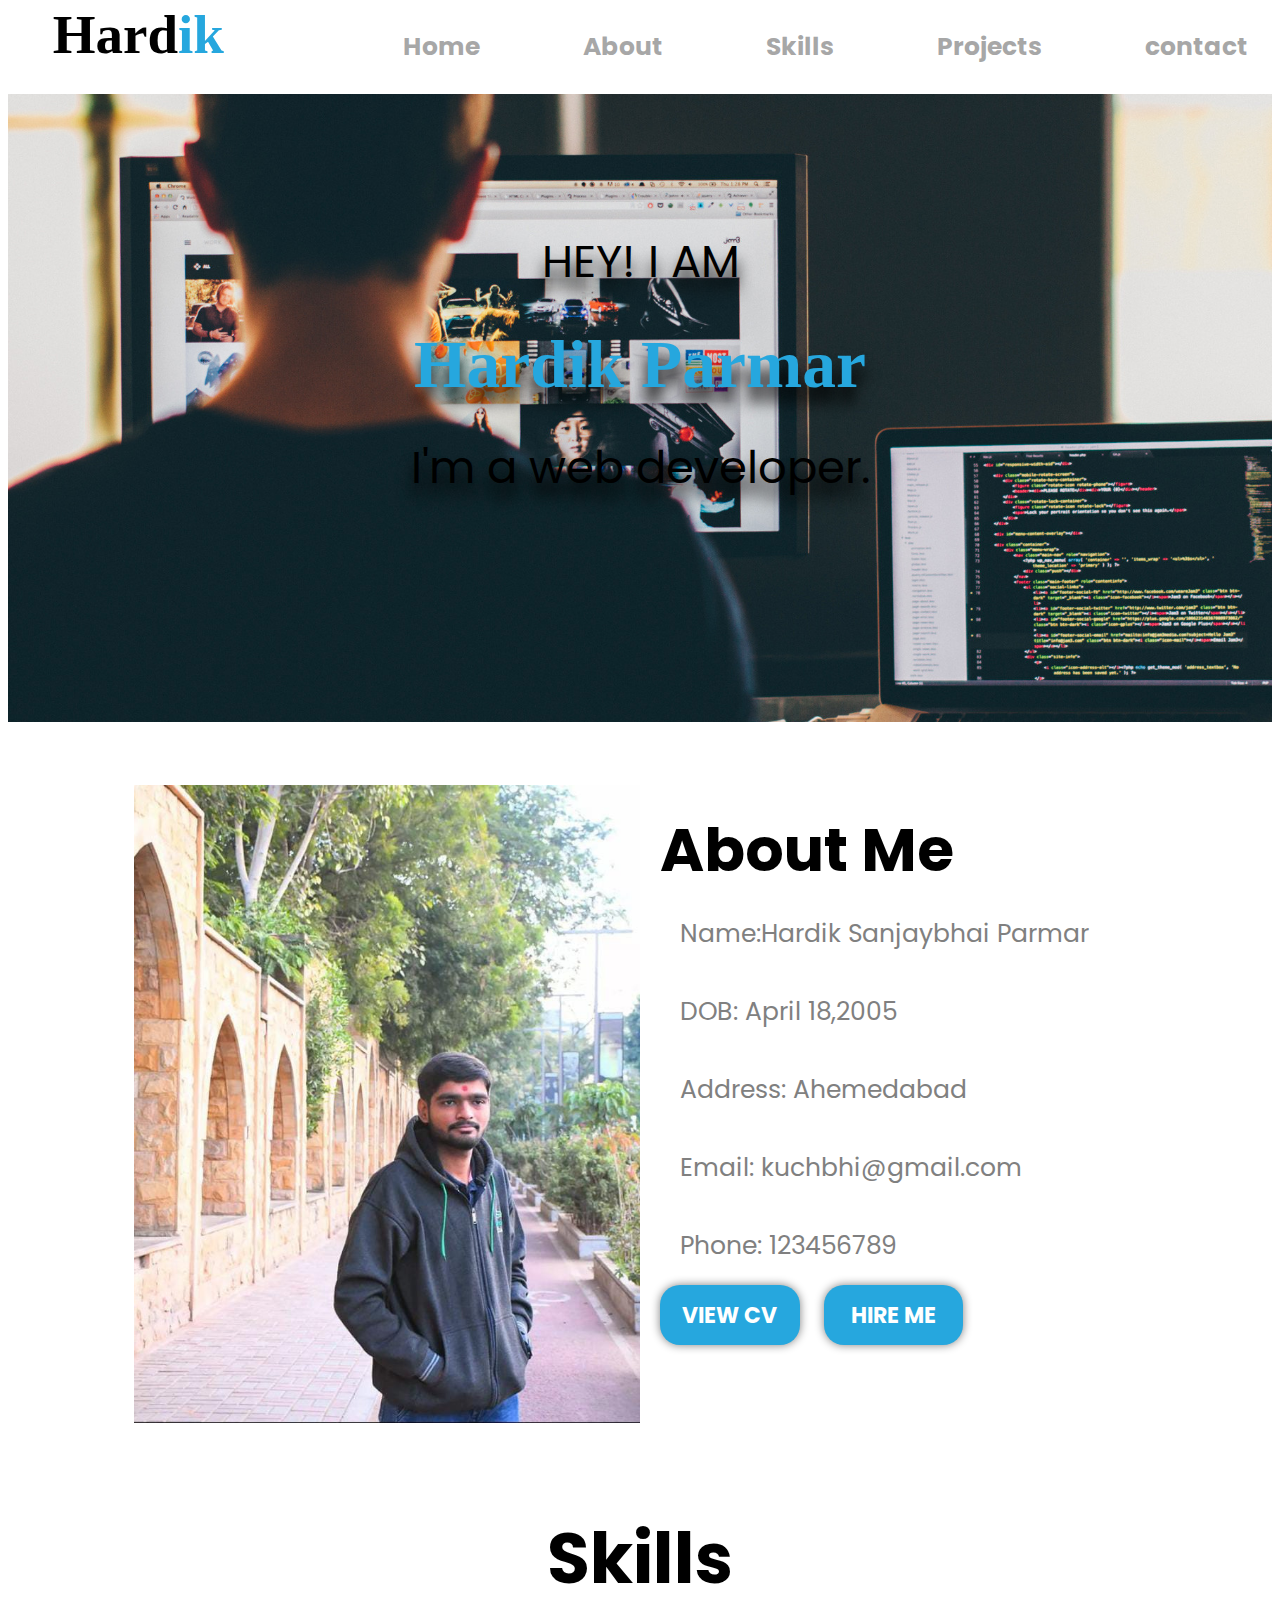
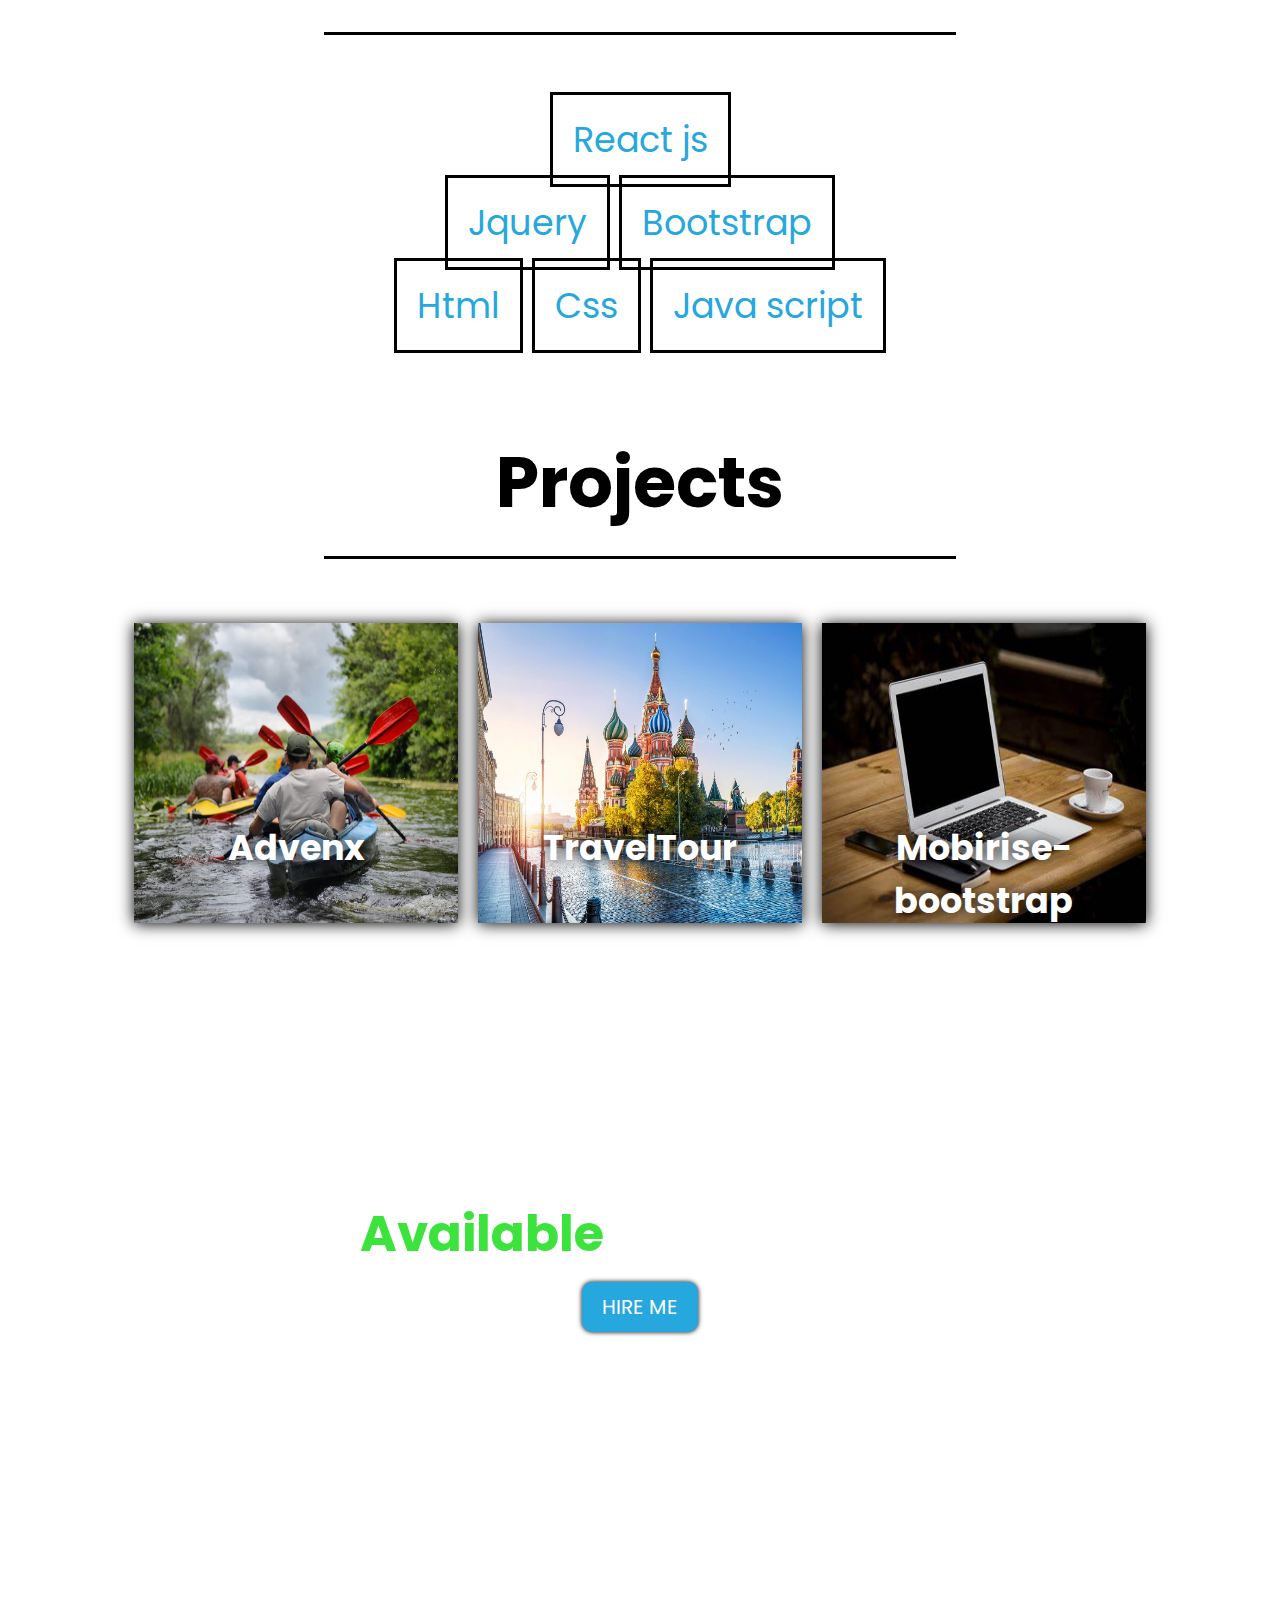
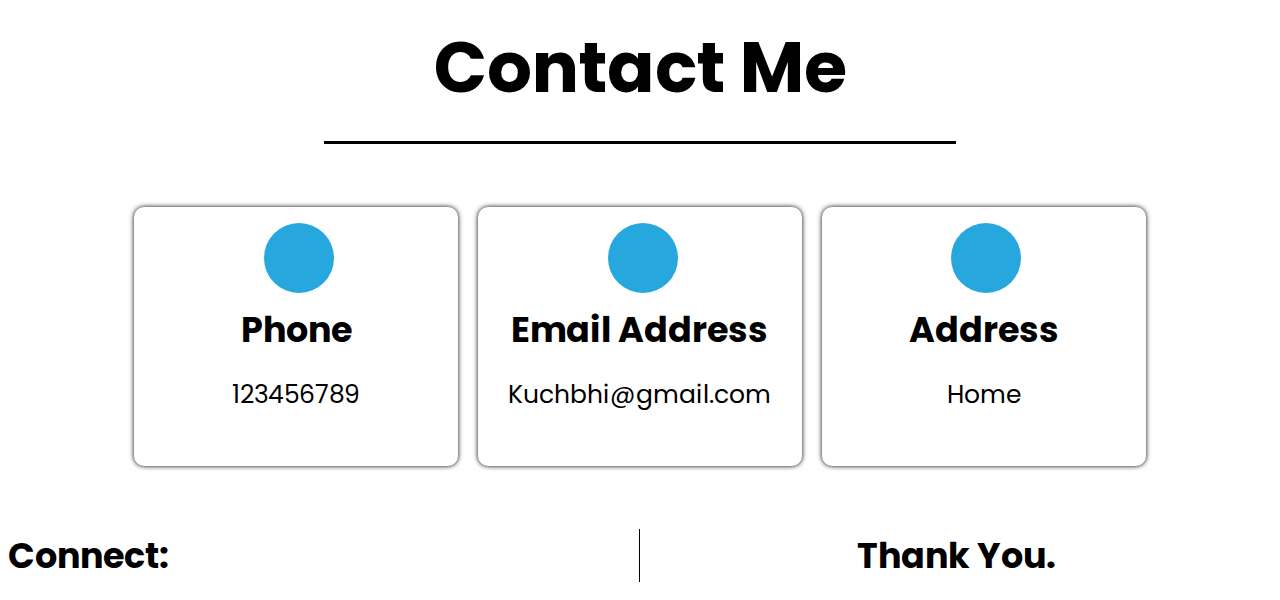
<file: portfolio/hardik.html>
<!DOCTYPE html>
<html lang="en">
<head>
    <meta charset="UTF-8">
    <meta name="viewport" content="width=device-width, initial-scale=1.0">
    <title>hardik</title>
    <link rel="stylesheet" href="https://cdnjs.cloudflare.com/ajax/libs/font-awesome/6.4.2/css/all.min.css" integrity="sha512-z3gLpd7yknf1YoNbCzqRKc4qyor8gaKU1qmn+CShxbuBusANI9QpRohGBreCFkKxLhei6S9CQXFEbbKuqLg0DA==" crossorigin="anonymous" referrerpolicy="no-referrer" />
    <link rel="stylesheet" href="css/style.css">
    <link rel="stylesheet" href="css/media.css">
    <link rel="stylesheet" href="https://fonts.googleapis.com/css?family=Poppins%3A100%2C100italic%2C200%2C200italic%2C300%2C300italic%2Cregular%2Citalic%2C500%2C500italic%2C600%2C600italic%2C700%2C700italic%2C800%2C800italic%2C900%2C900italic%7CABeeZee%3Aregular%2Citalic&amp;subset=devanagari%2Clatin%2Clatin-ext&amp;display=swap" media="all" onload="this.media='all'">
</head> 
<body onscroll="scrolleff()">
    <!-- header start -->
    <div class="header" id="i1">
        <div class="logo">
            Hard<span class="blue">ik</span>
        </div>
        <div class="navbar">
            <ul>
                <li><a href="#">Home</a></li>
                <li><a href="#about">About</a></li>
                <li><a href="#skills">Skills</a></li>
                <li><a href="#projects">Projects</a></li>
                <li><a href="#contact">contact</a></li>
            </ul>
            <div class="bar">
                <i class="fa-solid fa-bars"></i>
            </div>
        </div>
    </div>
    <!-- header end -->

    <!-- scroll start -->
    <div class="scrollmain">
        <div class="fullname">
            <p class="b1">HEY! I AM</p>
            <h2 class="blue">Hardik Parmar</h2>
            <P class="b1">I'm a web developer.</P>
        </div>
    </div>
    <!-- scroll end -->

    <!-- content start -->
    <div class="content">
        <!-- aboutme start -->
        <div class="aboutme">
            <div class="myimg">
                <img src="css/images/WhatsApp Image 2023-09-26 at 21.36.35.jpg" alt="">
            </div>
            <div class="mydetail">
                <div class="about" id="about">
                    <h1>About Me</h1>
                </div>
                <div class="aboutdetail">
                    <div class="gray-part">
                        <p>Name:Hardik Sanjaybhai Parmar</p>
                        <p>DOB: April 18,2005</p>
                        <p>Address: Ahemedabad</p>
                        <p>Email: kuchbhi@gmail.com</p>
                        <p>Phone: 123456789</p>
                    </div>    
                </div>
                <div class="cv">
                    <button class="btn"><a href="#">VIEW CV</a></button>
                    <button class="btn"><a href="#contact">HIRE ME</a></button>
                </div>
                
            </div>
        </div>
        <!-- aboutme end -->
        <!-- skills start -->
        <div class="skillmain" id="skills">
            <div class="bigtext">Skills</div>
            <div class="skilldetail">
                <p>
                    <a href="https://www.w3schools.com/react/" class="fa-brands fa-react"> React js</a>
                </p>
                <p>
                    <a href="https://www.w3schools.com/jquery/" class="fa-solid fa-clipboard-question"> Jquery</a>
                    <a href="https://www.w3schools.com/bootstrap/" class="fa-brands fa-bootstrap"> Bootstrap</a>
                </p>
                <p>
                    <a href="https://www.w3schools.com/html/" class="fa-brands fa-html5"> Html</a>
                    <a href="https://www.w3schools.com/css/" class="fa-brands fa-css3-alt"> Css</a>
                    <a href="https://www.w3schools.com/whatis/whatis_js.asp" class="fa-brands fa-js"> Java script</a>
                </p>
            </div>
        </div>
        <!-- skills end -->

        <!-- our projects start -->
        <div class="ourprojects" id="projects">
            <div class="bigtext">
                Projects
            </div>
            <div class="projects">
                <div class="project1">
                    <img src="css/images/home-2-carousel-image-4.jpg" alt="" height="100%" width="100%">
                    <div class="scroll">
                        <p>Advenx</p>
                        <p><a href="advenx-grid/advenx.html">Read More <i class="fa-solid fa-arrow-right"></i></a></p>
                    </div>
                </div>
                <div class="project1">
                    <img src="css/images/shutterstock_647526577-700x500.jpg" alt="" height="100%" width="100%">
                    <div class="scroll">
                        <p>TravelTour</p>
                        <p><a href="traveltour-flex/traveltour.html">Read More <i class="fa-solid fa-arrow-right"></i></a></p>
                    </div>
                </div>
                <div class="project1">
                    <img src="css/images/OIP (1).jpeg" alt="" height="100%" width="100%">
                    <div class="scroll">
                        <p>Mobirise-bootstrap</p>
                        <p><a href="friendliefy/registration_page.html">Read More <i class="fa-solid fa-arrow-right"></i></a></p>
                    </div>
                </div>
            </div>
        </div>
        <!-- our projects end -->

        <!-- freelancing start -->
        <div class="freelancing">
            <p>I'm <span class="green">Available</span> For Freelancing</p>
            <button class="btn2"><a href="#contact">HIRE ME</a></button>
        </div>
        <!-- freelancing end -->

        <!-- contact me start -->
        <div class="contactme" id="contact">
            <div class="bigtext">
                Contact Me
            </div>
            <div class="contact">
                <div class="con1">
                    <div class="contact-fonts">
                        <i class="fa-solid fa-phone"></i>
                    </div>
                    <div class="contact-via">
                        <p class="black">Phone</p>
                        <p>123456789</p>
                    </div>
                </div>
                <div class="con1">
                    <div class="contact-fonts">
                        <i class="fa-solid fa-envelope"></i>
                    </div>
                    <div class="contact-via">
                        <p class="black">Email Address</p>
                        <p>Kuchbhi@gmail.com</p>
                    </div>
                </div>
                <div class="con1">
                    <div class="contact-fonts">
                        <i class="fa-solid fa-earth" href="#"></i>
                    </div>
                    <div class="contact-via">
                        <p class="black">Address</p>
                        <p>Home</p>
                    </div>
                </div>
            </div>
        </div>
        <!-- contact me end -->
    </div>
    <!-- content end -->

    <!-- footer start -->
    <div class="footer">
        <div class="socialmedia">
            <p class="big">Connect:
            <a href="https://github.com/HardikParmar75/HTML"class="fa-brands fa-github fa-1x" style="color: #26a7de;"></a>
            <a href="#"class="fa-brands fa-linkedin fa-1x" style="color: #0866FF;"></a>
            <a href="https://www.instagram.com/hardiik_0507/" class="fa-brands fa-instagram fa-1x" style="color: #db3236 ;"></a>
            </p>
        </div>
        <div class="thank">
            <p class="big">Thank You.</p>
        </div>
    </div>
    <!-- footer end -->
    <!-- script start -->
    <script>
        var a = document.getElementById('i1')
        function scrolleff(){
            if(document.documentElement.scrollTop > 100)
            {
                a.style.padding="0px";
            }
            else{
                a.style.padding="10px";
            }
        }
    </script>
    <!-- script end -->
</body>
</html>
</file>
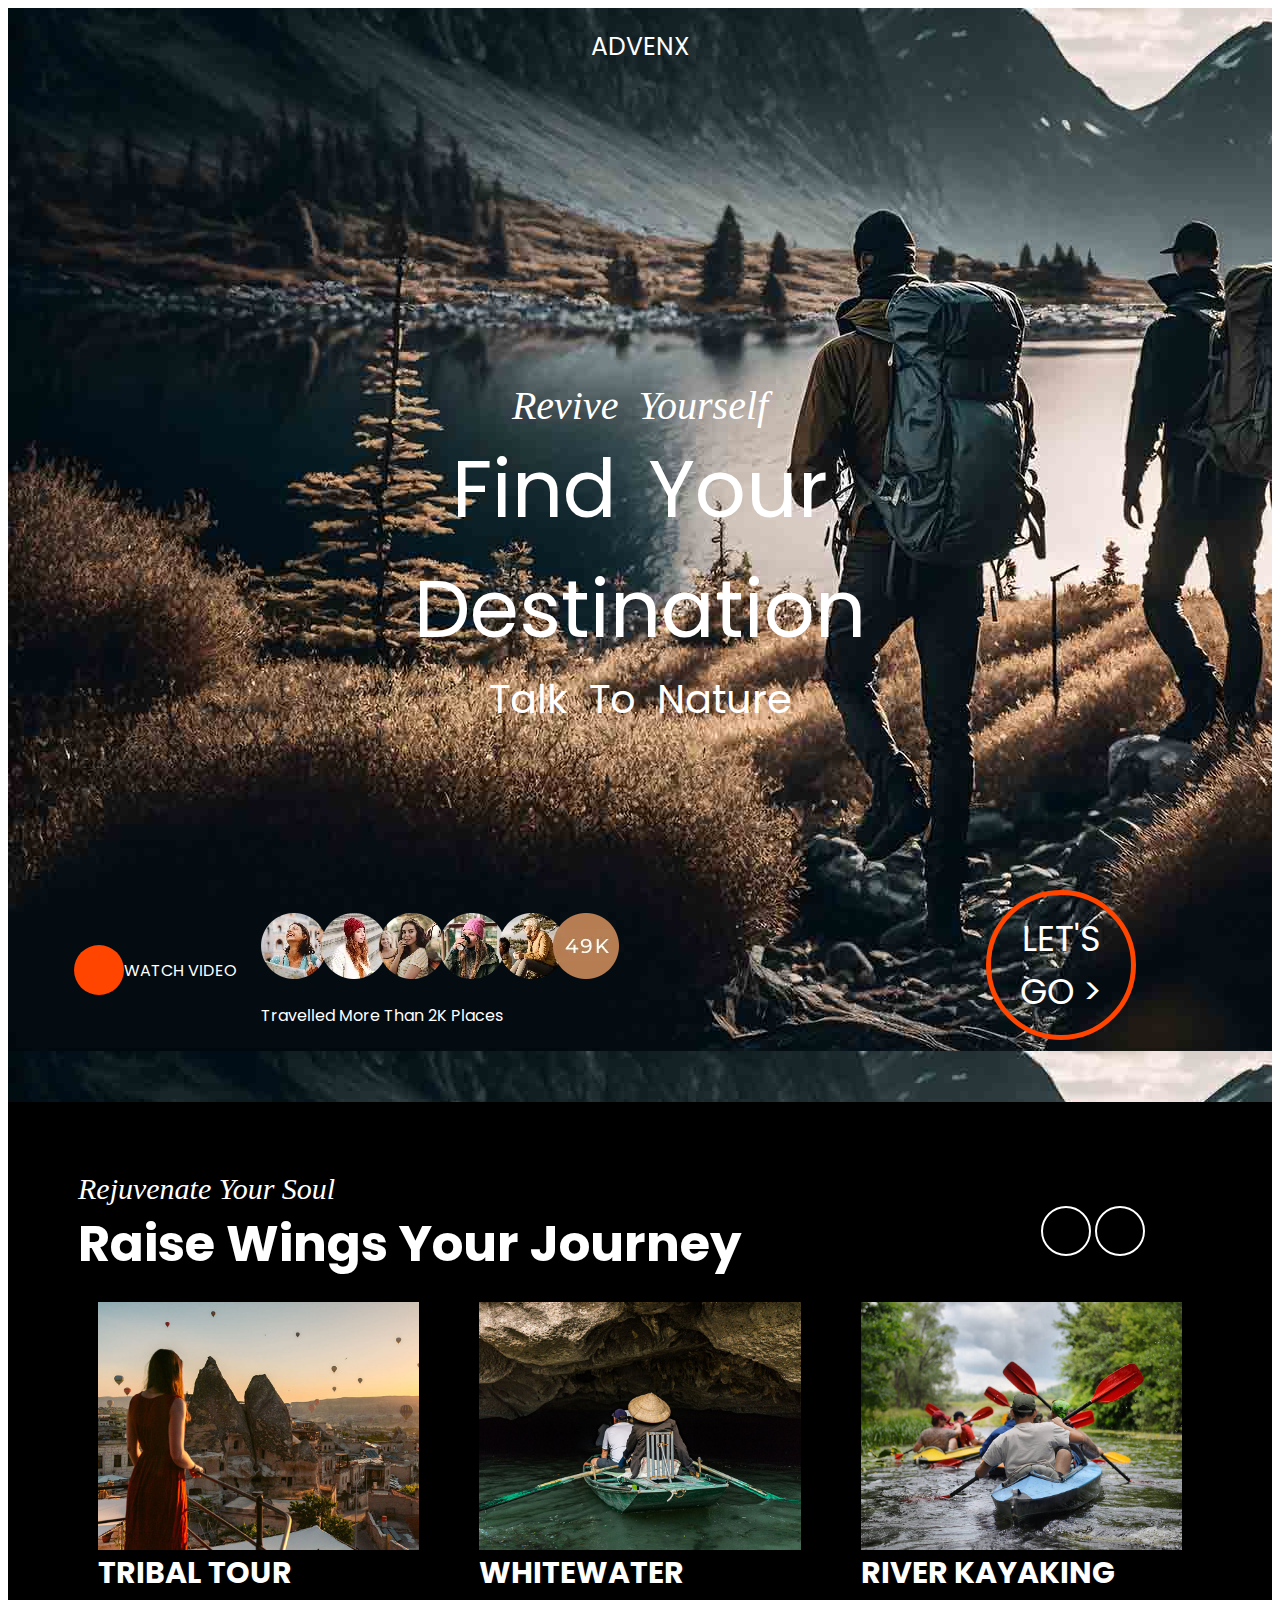
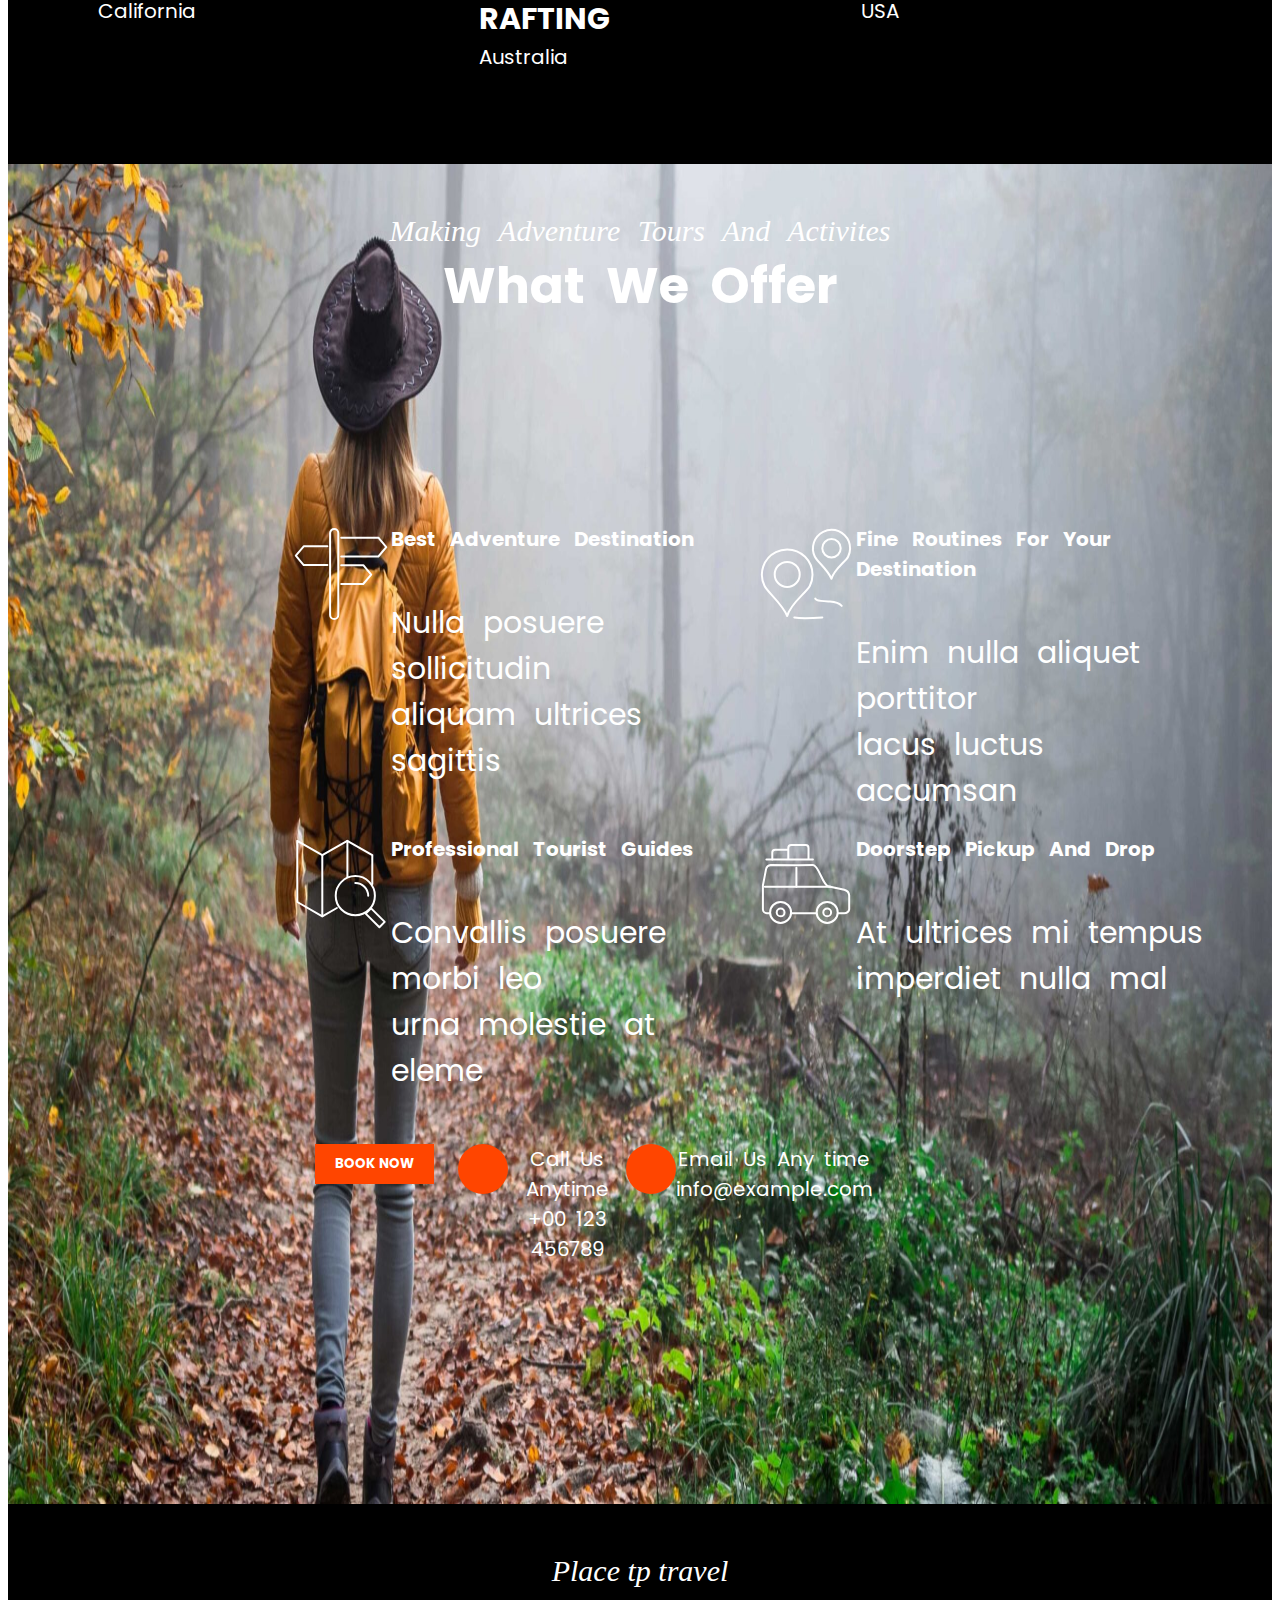
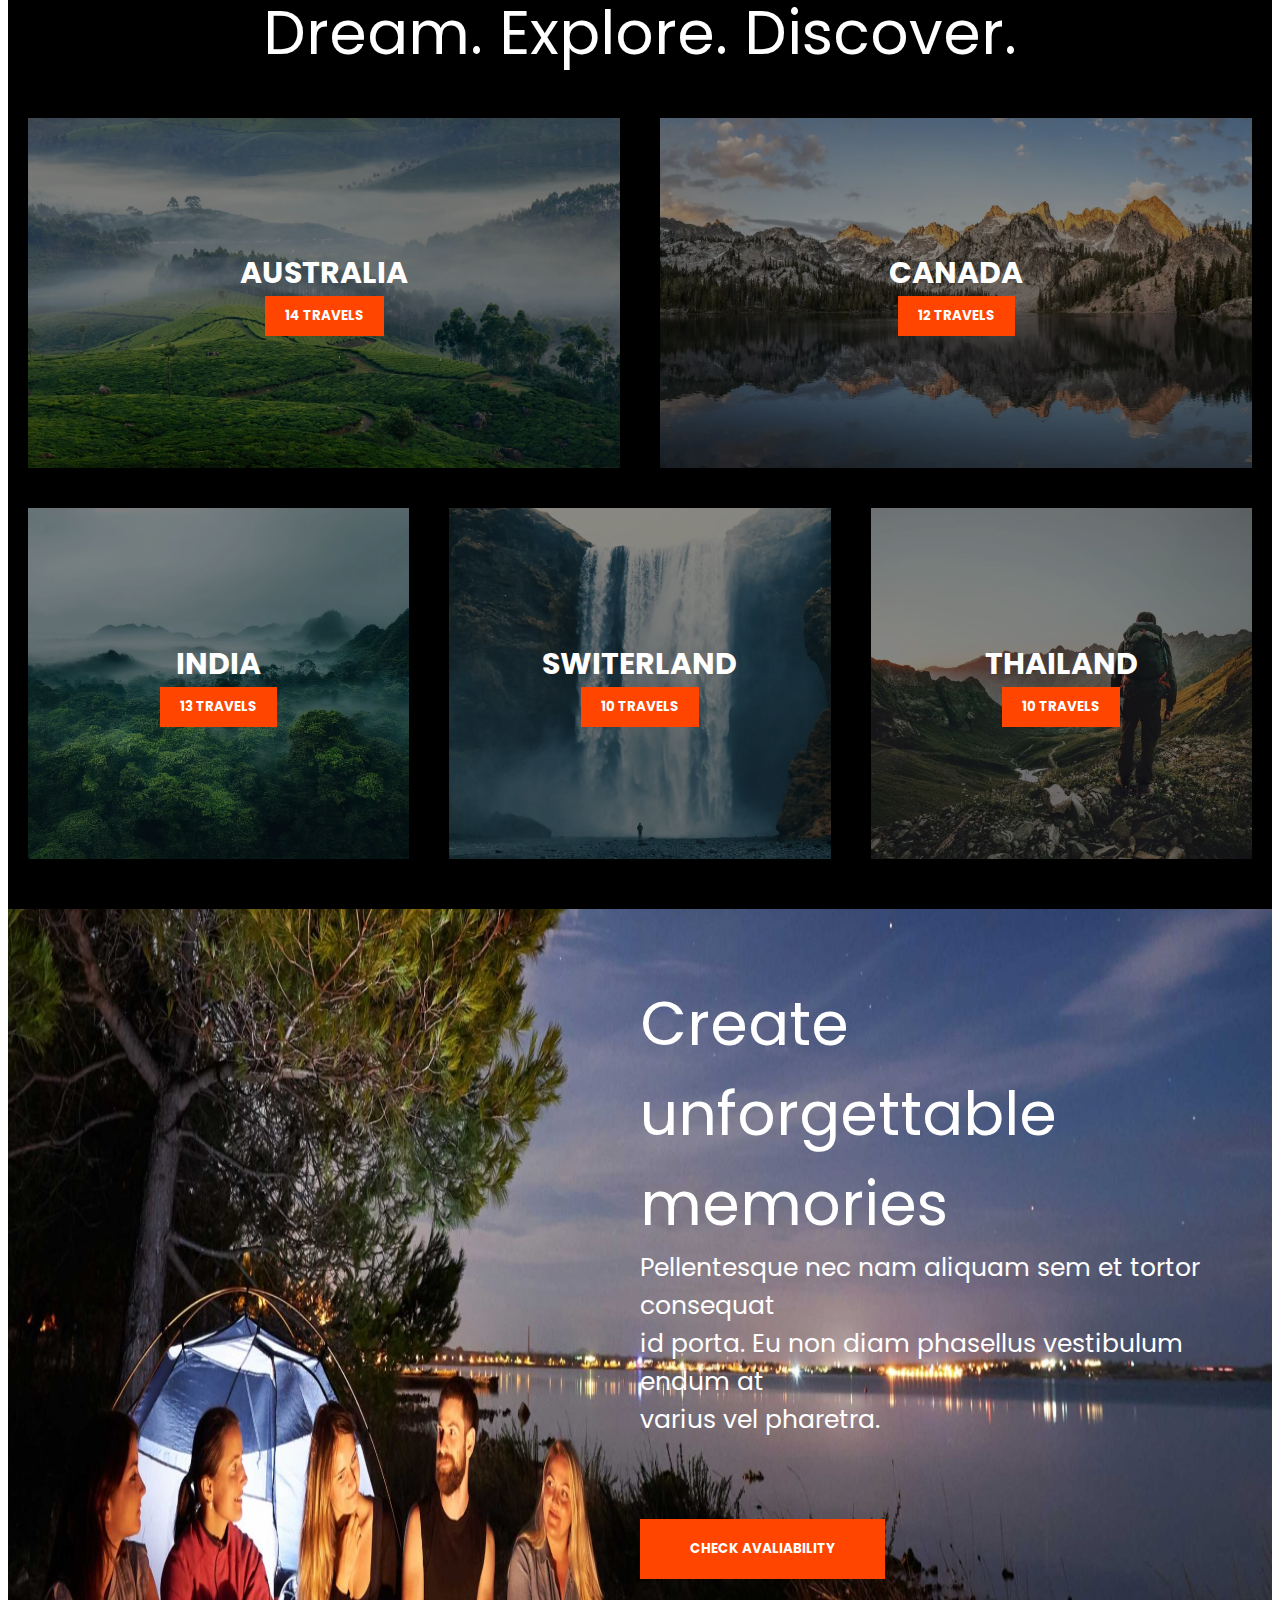
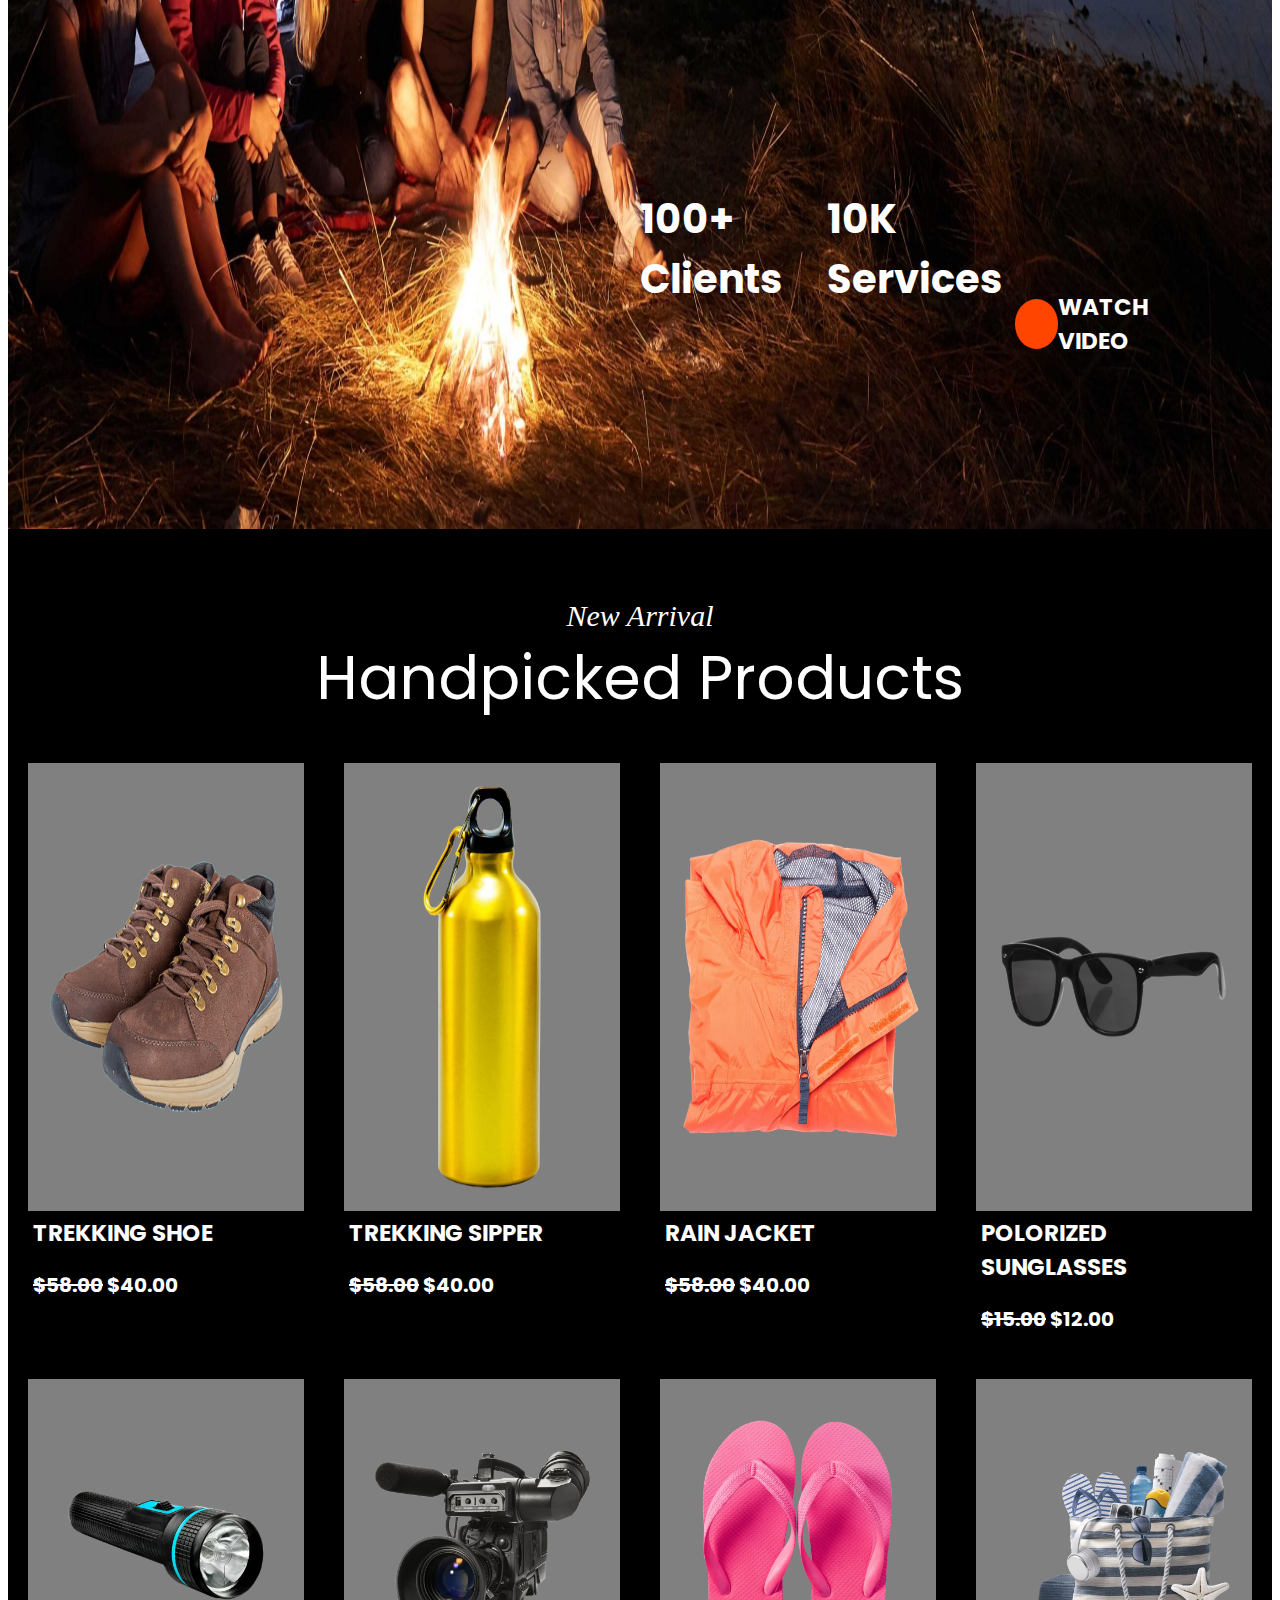
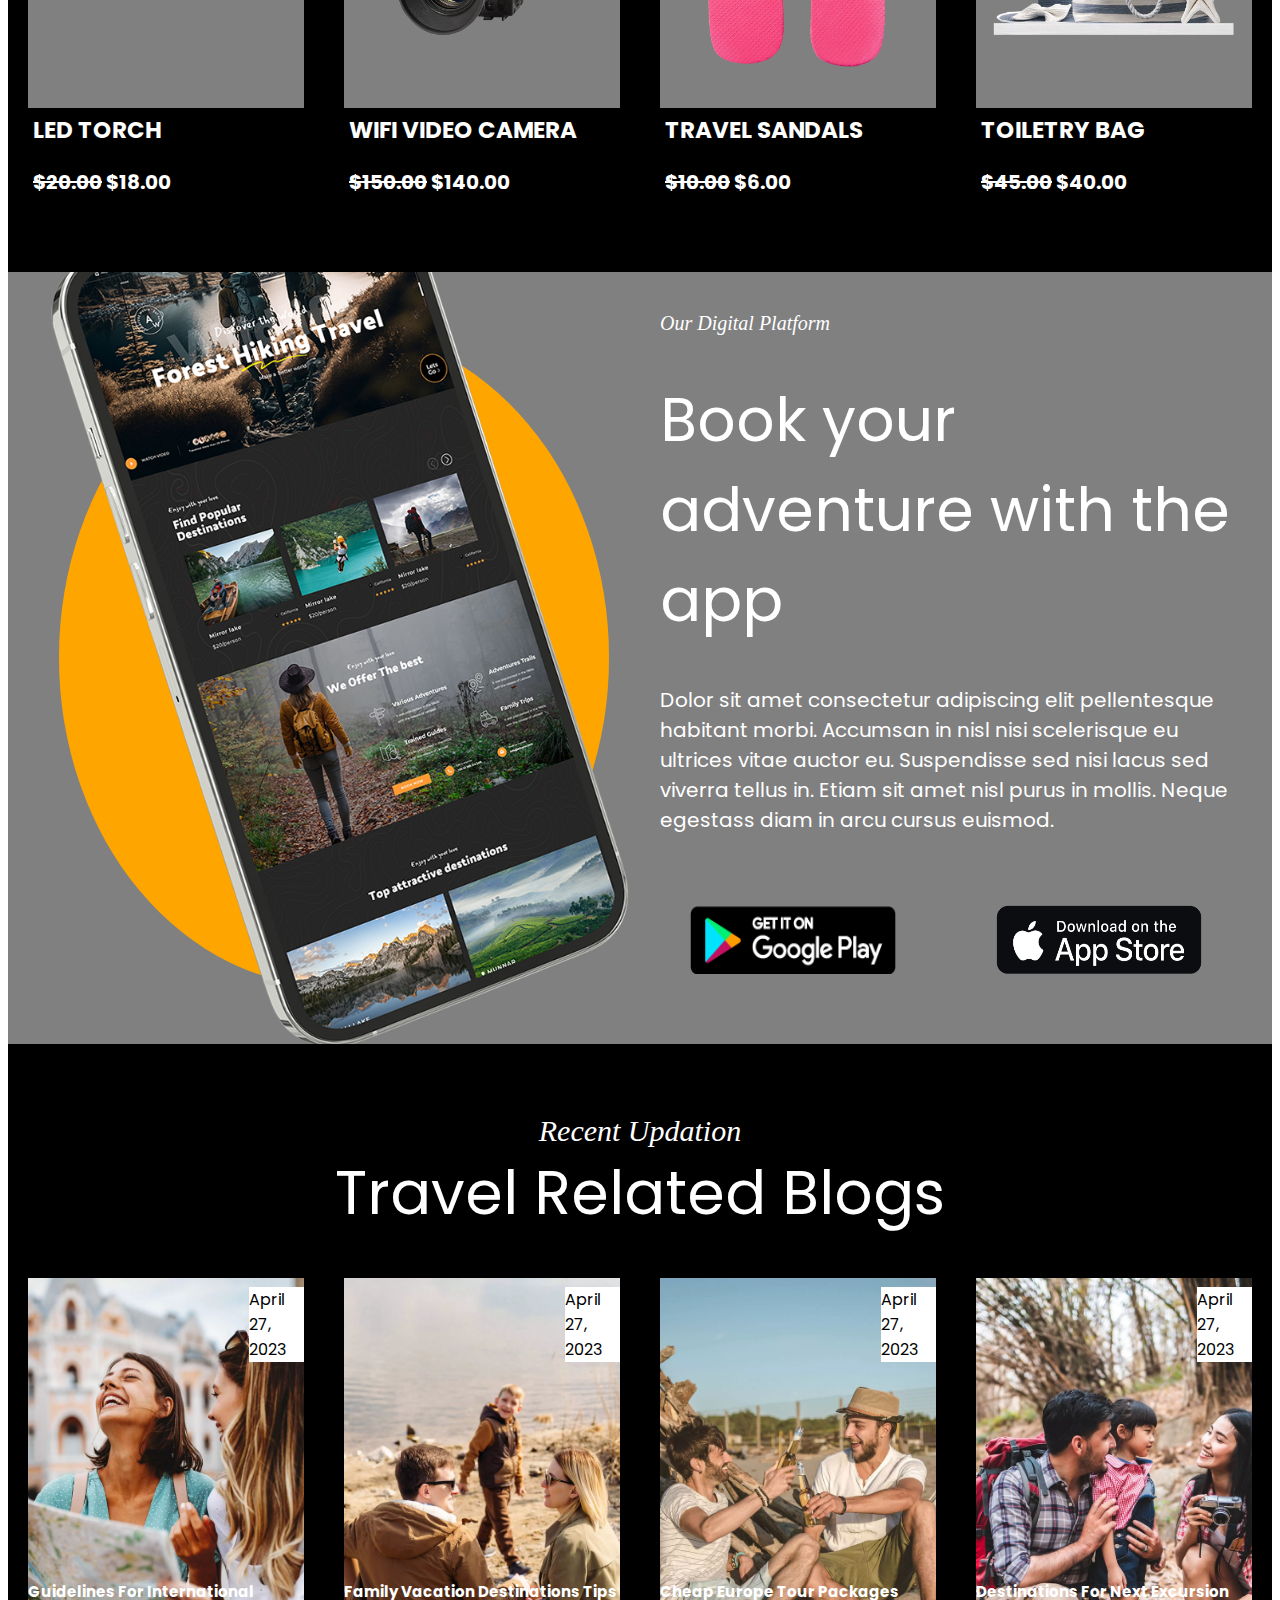
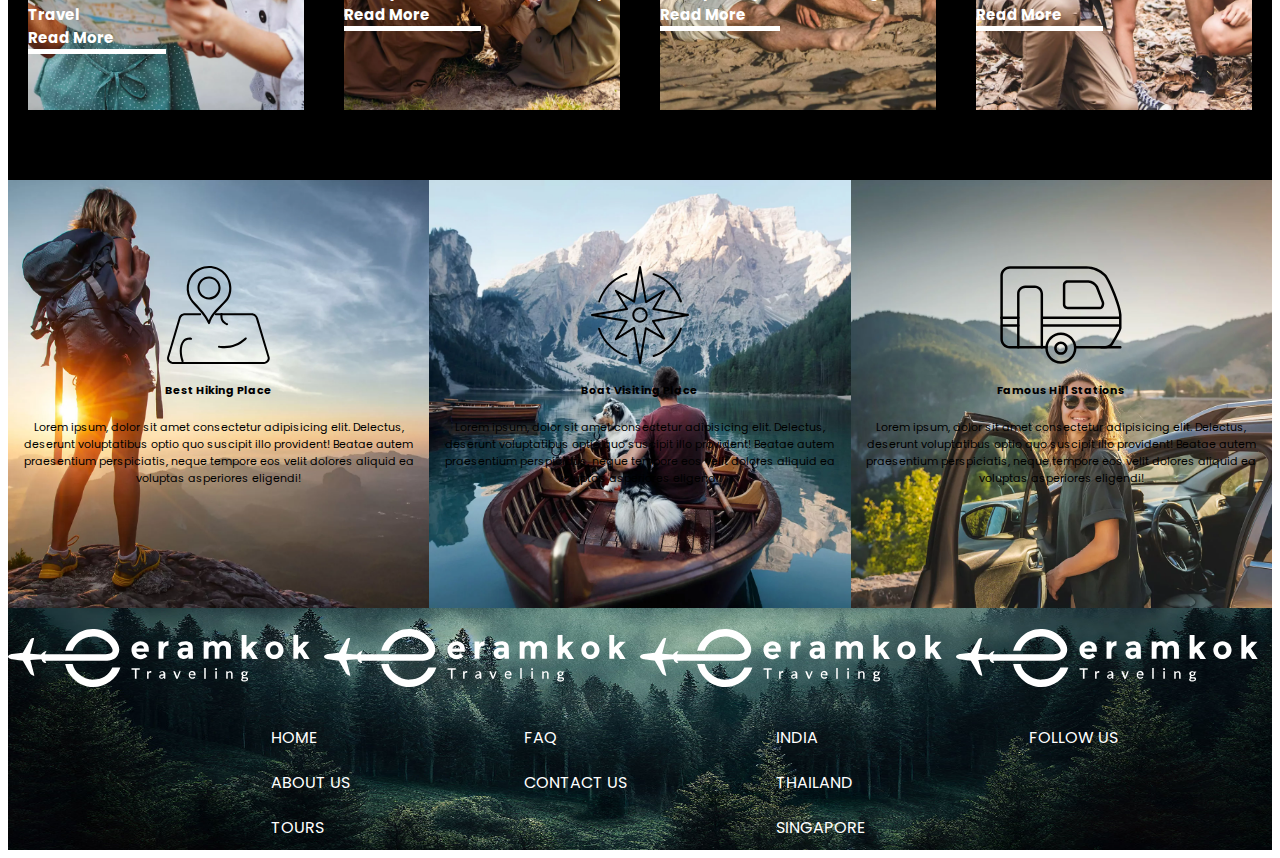
<file: portfolio/advenx-grid/advenx.html>
<!DOCTYPE html>
<html lang="en">
<head>
    <meta charset="UTF-8">
    <meta name="viewport" content="width=device-width, initial-scale=1.0">
    <title>Advenx</title>
    <link rel="stylesheet" href="css/style.css">
    <link rel="stylesheet" href="css/media.css">
    <link rel="stylesheet" href="https://cdnjs.cloudflare.com/ajax/libs/font-awesome/6.4.2/css/all.min.css" integrity="sha512-z3gLpd7yknf1YoNbCzqRKc4qyor8gaKU1qmn+CShxbuBusANI9QpRohGBreCFkKxLhei6S9CQXFEbbKuqLg0DA==" crossorigin="anonymous" referrerpolicy="no-referrer" />
    <link rel="stylesheet" href="https://fonts.googleapis.com/css?family=Poppins%3A100%2C100italic%2C200%2C200italic%2C300%2C300italic%2Cregular%2Citalic%2C500%2C500italic%2C600%2C600italic%2C700%2C700italic%2C800%2C800italic%2C900%2C900italic%7CABeeZee%3Aregular%2Citalic&amp;subset=devanagari%2Clatin%2Clatin-ext&amp;display=swap" media="all" onload="this.media='all'">
</head>
<body>
    <!-- header start -->
    <div class="header">
        <div class="navbar">
            <div class="login">
                <i class="fa-solid fa-search"></i>
                <i class="fa-solid fa-user"></i>
                <i class="fa-solid fa-envelope"></i>
            </div>
            <div class="logo">
                ADVENX
                <!-- <img src="css/images/Adven-loader.gif" alt=""> -->
            </div>
            <div class="bars">
                <i class="fa-solid fa-bars"></i>
            </div>
        </div>
        <div class="revive">
            <p class="cursive">Revive Yourself</p>
            <p class="big">Find Your Destination</p>
            <p>Talk To Nature</p>
        </div>
        <div class="letsgo">
            <div class="watchvideo">
                <div class="share">
                    <div class="watch">
                        <div class="play">
                            <i class="fa-solid fa-play"></i>
                        </div>
                        <div class="orange">WATCH VIDEO</div>
                    </div>
                    <div class="k">
                        <p><i class="fa-solid fa-share"></i>
                        <img src="css/images/multi-image.webp" alt=""></p>
                        <p>Travelled More Than 2K Places</p>
                    </div>
                </div>
            </div>
            <div class="letsgobutton">
                <div class="round">
                    LET'S GO &gt;
                </div>
            </div>
        </div>
    </div>
    <!-- header end -->

    <!-- content start -->
    <div class="content">
        <!-- raise start -->
        <div class="raisemain">
            <div class="rejuvenate">
                <p class="cursive">Rejuvenate Your Soul</p>
                <div class="twoparts">
                    <div class="raise">
                        Raise Wings Your Journey
                    </div>
                    <div class="leftright">
                        <div class="left">
                            <i class="fa-solid fa-arrow-left"></i>
                        </div>
                        <div class="right">
                            <i class="fa-solid fa-arrow-right"></i>
                        </div>
                    </div>
                </div>
            </div>
            <div class="tourdetail">
                <div class="tribaltourmain">
                    <div class="img1">
                        <img src="css/images/home-2-carousel-image-6.jpg" alt="">
                    </div>
                    <div class="tourinfo">
                        <p class="tribal"><span class="orange">TRIBAL TOUR</span></p>
                        <p><span class="orange"><i class="fa-solid fa-location-dot"></i>California</span></p>
                    </div>
                </div>
                <div class="tribaltourmain">
                    <div class="img1">
                        <img src="css/images/home-2-carousel-image-5.jpg" alt="">
                    </div>
                    <div class="tourinfo">
                        <p class="tribal"><span class="orange">WHITEWATER RAFTING</span></p>
                        <p><span class="orange"><i class="fa-solid fa-location-dot"></i>Australia</span></p>
                    </div>
                </div>
                <div class="tribaltourmain">
                    <div class="img1">
                        <img src="css/images/home-2-carousel-image-4.jpg" alt="">
                    </div>
                    <div class="tourinfo">
                        <p class="tribal"><span class="orange">RIVER KAYAKING</span></p>
                        <p><span class="orange"><i class="fa-solid fa-location-dot"></i>USA</span></p>
                    </div>
                </div>
            </div>
        </div>
        <!-- raise end -->

        <!-- offer start -->
        <div class="offermain">
            <div class="adventure">
                <p class="cursive">Making Adventure Tours And Activites</p>
                <p class="raise">What We Offer</p>
            </div>
            <div class="adventuredetail">
                <div class="detail1">
                    <div class="part1">
                        <svg xmlns="http://www.w3.org/2000/svg" xmlns:xlink="http://www.w3.org/1999/xlink" x="0px" y="0px" viewBox="0 0 100 100" style="enable-background:new 0 0 100 100;" xml:space="preserve"><style type="text/css">	.travel-0{fill:none;stroke:currentcolor;stroke-width:2;stroke-linecap:round;stroke-linejoin:round;}</style><g>	<path class="travel-0" d="M43.2,5L43.2,5c2.3,0,4.1,1.8,4.1,4.1v81.8c0,2.3-1.8,4.1-4.1,4.1c0,0,0,0,0,0l0,0  c-2.3,0-4.1-1.8-4.1-4.1c0,0,0,0,0,0V9.1C39.1,6.8,40.9,5,43.2,5z"></path>	<path class="travel-0" d="M50.2,13.7h37.2l7.9,9.4l-7.9,9.4H50.2"></path>	<path class="travel-0" d="M50.2,41.2h22.1l7.9,9.4L72.2,60H50.2"></path>	<path class="travel-0" d="M36.4,22.3H12.7l-7.9,9.4l7.9,9.4h23.7"></path></g></svg>                    </div>
                    <div class="part2">
                        <p class="px">Best Adventure Destination</p>
                        <br>
                        <p>Nulla posuere sollicitudin</p>
                        <p>aliquam ultrices sagittis</p>
                    </div>
                </div>
                <div class="detail1">
                    <div class="part1">
                        <svg xmlns="http://www.w3.org/2000/svg" xmlns:xlink="http://www.w3.org/1999/xlink" x="0px" y="0px" viewBox="0 0 100 100" style="enable-background:new 0 0 100 100;" xml:space="preserve"><style type="text/css">	.travel-1{fill:none;stroke:currentcolor;stroke-width:2;stroke-linecap:round;stroke-linejoin:round;}	.travel-2{fill:none;stroke:currentcolor;stroke-width:2;stroke-linecap:round;stroke-linejoin:round;stroke-dasharray:28,28;}</style><g>	<path class="travel-1" d="M75.5,5.8c10.3,0,18.6,8.3,18.6,18.6c0,2.9-0.7,5.7-2,8.3c-2.4,4.8-14.5,13.1-16.6,22.1  c-3.5-8.8-14.2-17.3-16.6-22.1c-4.6-9.2-0.8-20.3,8.3-24.9C69.8,6.5,72.7,5.8,75.5,5.8z"></path>	<path class="travel-1" d="M75.5,15c5.1,0,9.2,4.1,9.2,9.2s-4.1,9.2-9.2,9.2c-5.1,0-9.2-4.1-9.2-9.2c0,0,0,0,0,0  C66.3,19.1,70.4,15,75.5,15C75.5,15,75.5,15,75.5,15z"></path>	<path class="travel-1" d="M31.2,25.4c14,0,25.3,11.3,25.3,25.3c0,3.9-0.9,7.8-2.7,11.3c-3.3,6.5-19.7,17.8-22.6,30.1  C26.5,80.1,11.8,68.5,8.6,62C2.3,49.5,7.4,34.3,19.9,28.1C23.4,26.3,27.3,25.4,31.2,25.4z"></path>	<path class="travel-1" d="M31.2,37.9c6.9,0,12.5,5.6,12.5,12.5s-5.6,12.5-12.5,12.5c-6.9,0-12.5-5.6-12.5-12.5l0,0  C18.7,43.5,24.3,37.9,31.2,37.9C31.2,37.9,31.2,37.9,31.2,37.9z"></path>	<path class="travel-2" d="M38.3,93.5c8.6,1.4,25,0.3,35.5-0.7c19-1.8,16.8-14.1,0.2-15.2c-3.1-0.2-10.9-0.5-12.8-1.4  c-3.8-1.9-4.6-7.4,0.8-9c2.1-0.6,5.7-1.2,8.3-3.1c2.5-1.9,4.3-4.6,5.3-7.6"></path></g></svg>   
                    </div>
                    <div class="part2">
                        <p class="px">Fine Routines For Your Destination</p>
                        <br>
                        <p>Enim nulla aliquet porttitor</p>
                        <p>lacus luctus accumsan</p>
                    </div>
                </div>
                <div class="detail1">
                    <div class="part1">
                        <svg xmlns="http://www.w3.org/2000/svg" xmlns:xlink="http://www.w3.org/1999/xlink" x="0px" y="0px" viewBox="0 0 100 100" style="enable-background:new 0 0 100 100;" xml:space="preserve"><style type="text/css">	.travel-3{fill:none;stroke:currentcolor;stroke-width:2;stroke-linecap:round;stroke-linejoin:round;}</style><g>	<path class="travel-3" d="M93.7,87.9l-5.3,5.3L74.7,79.6l5.4-5.2L93.7,87.9z"></path>	<circle class="travel-3" cx="64.3" cy="61.7" r="19.6"></circle>	<path class="travel-3" d="M64.3,48.9c7.1,0,12.9,5.8,12.9,12.9l0,0"></path>	<path class="travel-3" d="M81.3,50.1V21.1l-25-14.3l-25,14.3L6.3,6.8v61.2l25,14.3l14.6-8.3"></path>	<line class="travel-3" x1="31.3" y1="82.2" x2="31.3" y2="21.1"></line>	<line class="travel-3" x1="56.4" y1="43.1" x2="56.4" y2="7"></line></g></svg>
                    </div>
                    <div class="part2">
                        <p class="px">Professional Tourist Guides</p>
                        <br>
                        <p>Convallis posuere morbi leo</p>
                        <p>urna molestie at eleme</p>
                    </div>
                </div>
                <div class="detail1">
                    <div class="part1">
                        <svg xmlns="http://www.w3.org/2000/svg" xmlns:xlink="http://www.w3.org/1999/xlink" x="0px" y="0px" viewBox="0 0 100 100" style="enable-background:new 0 0 100 100;" xml:space="preserve"><style type="text/css">	.travel-4{fill:none;stroke:currentcolor;stroke-width:2;stroke-linecap:round;stroke-linejoin:round;}</style><g>	<path class="travel-4" d="M24.6,74.5c2.2,0,3.9,1.8,3.9,3.9c0,2.2-1.8,3.9-3.9,3.9s-3.9-1.8-3.9-3.9l0,0  C20.7,76.2,22.5,74.5,24.6,74.5z"></path>	<path class="travel-4" d="M71.2,74.5c2.2,0,3.9,1.8,3.9,3.9s-1.8,3.9-3.9,3.9c-2.2,0-3.9-1.8-3.9-3.9v0  C67.2,76.2,69,74.5,71.2,74.5z"></path>	<path class="travel-4" d="M71.2,67.9c5.8,0,10.5,4.7,10.5,10.5c0,5.8-4.7,10.5-10.5,10.5c-5.8,0-10.5-4.7-10.5-10.5  C60.6,72.6,65.3,67.9,71.2,67.9C71.2,67.9,71.2,67.9,71.2,67.9z"></path>	<path class="travel-4" d="M24.6,67.9c5.8,0,10.5,4.7,10.5,10.5c0,5.8-4.7,10.5-10.5,10.5c-5.8,0-10.5-4.7-10.5-10.5  C14.1,72.6,18.8,67.9,24.6,67.9C24.6,67.9,24.6,67.9,24.6,67.9z"></path>	<path class="travel-4" d="M52.5,25.1V14c0-1.6-1.3-2.9-2.9-2.9H35.2c-1.6,0-2.9,1.3-2.9,2.9v11"></path>	<path class="travel-4" d="M31.4,15.7H19.2c-1.6,0-2.9,1.3-2.9,2.9v6.8"></path>	<line class="travel-4" x1="40.4" y1="33.8" x2="40.4" y2="52.7"></line>	<line class="travel-4" x1="8.9" y1="52.7" x2="74.3" y2="52.7"></line>	<path class="travel-4" d="M14.1,79.3h-3.2c-2.2,0-4-1.8-4-4V51.5L10,35.4c0.5-2.3,2.5-4,4.8-4.3c36,0,24,0.2,42.3-0.1  C62.5,31,66.8,51,72,52.2l16.3,3.6c2.7,0.7,4.7,3,4.9,5.8v13.7c0,2.2-2.7,4-4.8,4h-6.2"></path>	<line class="travel-4" x1="59.8" y1="79.3" x2="35.1" y2="79.3"></line>	<line class="travel-4" x1="10.4" y1="25.6" x2="56.9" y2="25.6"></line></g></svg>
                    </div>
                    <div class="part2">
                        <p class="px">Doorstep Pickup And Drop</p>
                        <br>    
                        <p>At ultrices mi tempus</p>
                        <p>imperdiet nulla mal</p>
                    </div>
                </div>
            </div>
            <div class="contactdetails">
                <div class="booknow">
                    <button>BOOK NOW</button>
                </div>
                <div class="callus">
                    <div class="phone">
                        <i class="fa-solid fa-phone"></i>
                    </div>
                    <div class="call">
                        <p>Call Us Anytime</p>
                        <p>+00 123 456789</p>
                    </div>
                </div>
                <div class="callus">
                    <div class="phone">
                        <i class="fa-solid fa-envelope"></i>
                    </div>
                    <div class="call">
                        <p>Email Us Any time</p>
                        <p>info@example.com</p>
                    </div>
                </div>
            </div>
        </div>
        <!-- offer end -->

        <!-- dream start -->
        <div class="dreammain">
            <div class="place">
                <p class="cursive">Place tp travel</p>
                <p class="px1">Dream. Explore. Discover.</p>
            </div>
            <div class="countries"> 
                <div class="row1">
                    <div class="country1">
                        <img src="css/images/Acomm-catagory-1.webp" alt="">
                        <div class="over">
                            <p class="tribal"><i class="fa-solid fa-location-dot"></i> AUSTRALIA</p>
                            <div class="booknow">
                                <button>14 TRAVELS</button>
                            </div>
                        </div>
                    </div>
                    <div class="country1">
                        <img src="css/images/Acomm-catagory-4.webp" alt="">
                        <div class="over">
                            <p class="tribal"><i class="fa-solid fa-location-dot"></i> CANADA</p>
                            <div class="booknow">
                                <button>12 TRAVELS</button>
                            </div>
                        </div>
                    </div>
                </div>
                <div class="row2">
                    <div class="country1">
                        <img src="css/images/Acomm-catagory-5.webp" alt="">
                        <div class="over">
                            <p class="tribal"><i class="fa-solid fa-location-dot"></i> INDIA</p>
                            <div class="booknow">
                                <button>13 TRAVELS</button>
                            </div>
                        </div>
                    </div>
                    <div class="country1">
                        <img src="css/images/Acomm-catagory-3.webp" alt="">
                        <div class="over">
                            <p class="tribal"><i class="fa-solid fa-location-dot"></i> SWITERLAND</p>
                            <div class="booknow">
                                <button>10 TRAVELS</button>
                            </div>
                        </div>
                    </div>
                    <div class="country1">
                        <img src="css/images/Acomm-catagory-2.webp" alt="">
                        <div class="over">
                            <p class="tribal"><i class="fa-solid fa-location-dot"></i> THAILAND</p>
                            <div class="booknow">
                                <button>10 TRAVELS</button>
                            </div>
                        </div>
                    </div>
                </div>
            </div>
        </div>
        <!-- dream end -->

        <!-- create start -->
        <div class="createmain">
            <div class="createpart1"></div>
            <div class="createpart2">
                <div class="ctext">
                    Create unforgettable memories
                </div>
                <div class="cdetail">
                    <p>Pellentesque nec nam aliquam sem et tortor consequat</p>
                    <p>id porta. Eu non diam phasellus vestibulum endum at</p>
                    <p>varius vel pharetra.</p>
                </div>
                <div class="booknow cbutton">
                    <button>CHECK AVALIABILITY</button>
                </div>
                <div class="cnumbers">
                    <div class="clients">
                        <p>100+</p>
                        <p>Clients</p>
                    </div>
                    <div class="clients">
                        <p>10K</p>
                        <p>Services</p>
                    </div>
                    <div class="watch px3">
                        <div class="play">
                            <i class="fa-solid fa-play"></i>
                        </div>
                        <div class="orange">WATCH VIDEO</div>
                    </div>
                </div>
            </div>
        </div>
        <!-- create end -->

        <!-- product start -->
        <div class="productmain">
            <div class="place">
                <p class="cursive">New Arrival</p>
                <p class="px1">Handpicked Products</p>
            </div>
            <div class="products">
                <div class="prorow1">
                    <div class="pro1">
                        <div class="proimg">
                            <img src="css/images/shop-11.webp" alt="">
                            <div class="cart">ADD TO CART</div>
                        </div>
                        <div class="prodetail">
                            <p class="orange px3">TREKKING SHOE</p>
                            <p>
                                <i class="fa-solid fa-star" style="color: #ead81a;"></i>
                                <i class="fa-solid fa-star" style="color: #ead81a;"></i>
                                <i class="fa-solid fa-star" style="color: #ead81a;"></i>
                                <i class="fa-solid fa-star" style="color: #ead81a;"></i>
                                <i class="fa-solid fa-star" style="color: #ead81a;"></i>
                            </p>
                            <p><span class="overline">$58.00</span> $40.00</p>
                        </div>
                    </div>
                    <div class="pro1">
                        <div class="proimg">
                            <img src="css/images/shop-12.webp" alt="">
                            <div class="cart">ADD TO CART</div>
                        </div>
                        <div class="prodetail">
                            <p class="orange px3">TREKKING SIPPER</p>
                            <p>
                                <i class="fa-solid fa-star" style="color: #ead81a;"></i>
                                <i class="fa-solid fa-star" style="color: #ead81a;"></i>
                                <i class="fa-solid fa-star" style="color: #ead81a;"></i>
                                <i class="fa-solid fa-star" style="color: #ead81a;"></i>
                                <i class="fa-solid fa-star" style="color: #ead81a;"></i>
                            </p>
                            <p><span class="overline">$58.00</span> $40.00</p>
                        </div>
                    </div>
                    <div class="pro1">
                        <div class="proimg">
                            <img src="css/images/shop-1.webp" alt="">
                            <div class="cart">ADD TO CART</div>
                        </div>
                        <div class="prodetail">
                            <p class="orange px3">RAIN JACKET</p>
                            <p>
                                <i class="fa-solid fa-star" style="color: #ead81a;"></i>
                                <i class="fa-solid fa-star" style="color: #ead81a;"></i>
                                <i class="fa-solid fa-star" style="color: #ead81a;"></i>
                                <i class="fa-solid fa-star" style="color: #ead81a;"></i>
                                <i class="fa-solid fa-star" style="color: #ead81a;"></i>
                            </p>
                            <p><span class="overline">$58.00</span> $40.00</p>
                        </div>
                    </div>
                    <div class="pro1">
                        <div class="proimg">
                            <img src="css/images/shop-2.webp" alt="">
                            <div class="cart">ADD TO CART</div>
                        </div>
                        <div class="prodetail">
                            <p class="orange px3">POLORIZED SUNGLASSES</p>
                            <p>
                                <i class="fa-solid fa-star" style="color: #ead81a;"></i>
                                <i class="fa-solid fa-star" style="color: #ead81a;"></i>
                                <i class="fa-solid fa-star" style="color: #ead81a;"></i>
                                <i class="fa-solid fa-star" style="color: #ead81a;"></i>
                                <i class="fa-solid fa-star" style="color: #ead81a;"></i>
                            </p>
                            <p><span class="overline">$15.00</span> $12.00</p>
                        </div>
                    </div>
                </div>
                <div class="prorow1">
                    <div class="pro1">
                        <div class="proimg">
                            <img src="css/images/shop-3.webp" alt="">
                            <div class="cart">ADD TO CART</div>
                        </div>
                        <div class="prodetail">
                            <p class="orange px3">LED TORCH</p>
                            <p>
                                <i class="fa-solid fa-star" style="color: #ead81a;"></i>
                                <i class="fa-solid fa-star" style="color: #ead81a;"></i>
                                <i class="fa-solid fa-star" style="color: #ead81a;"></i>
                                <i class="fa-solid fa-star" style="color: #ead81a;"></i>
                                <i class="fa-solid fa-star" style="color: #ead81a;"></i>
                            </p>
                            <p><span class="overline">$20.00</span> $18.00</p>
                        </div>
                    </div>
                    <div class="pro1">
                        <div class="proimg">
                            <img src="css/images/shop-4.webp" alt="">
                            <div class="cart">ADD TO CART</div>
                        </div>
                        <div class="prodetail">
                            <p class="orange px3">WIFI VIDEO CAMERA</p>
                            <p>
                                <i class="fa-solid fa-star" style="color: #ead81a;"></i>
                                <i class="fa-solid fa-star" style="color: #ead81a;"></i>
                                <i class="fa-solid fa-star" style="color: #ead81a;"></i>
                                <i class="fa-solid fa-star" style="color: #ead81a;"></i>
                                <i class="fa-solid fa-star" style="color: #ead81a;"></i>
                            </p>
                            <p><span class="overline">$150.00</span> $140.00</p>
                        </div>
                    </div>
                    <div class="pro1">
                        <div class="proimg">
                            <img src="css/images/shop-5.webp" alt="">
                            <div class="cart">ADD TO CART</div>
                        </div>
                        <div class="prodetail">
                            <p class="orange px3">TRAVEL SANDALS</p>
                            <p>
                                <i class="fa-solid fa-star" style="color: #ead81a;"></i>
                                <i class="fa-solid fa-star" style="color: #ead81a;"></i>
                                <i class="fa-solid fa-star" style="color: #ead81a;"></i>
                                <i class="fa-solid fa-star" style="color: #ead81a;"></i>
                                <i class="fa-solid fa-star" style="color: #ead81a;"></i>
                            </p>
                            <p><span class="overline">$10.00</span> $6.00</p>
                        </div>
                    </div>
                    <div class="pro1">
                        <div class="proimg">
                            <img src="css/images/shop-6.webp" alt="">
                            <div class="cart">ADD TO CART</div> 
                        </div>
                        <div class="prodetail">
                            <p class="orange px3">TOILETRY BAG</p>
                            <p>
                                <i class="fa-solid fa-star" style="color: #ead81a;"></i>
                                <i class="fa-solid fa-star" style="color: #ead81a;"></i>
                                <i class="fa-solid fa-star" style="color: #ead81a;"></i>
                                <i class="fa-solid fa-star" style="color: #ead81a;"></i>
                                <i class="fa-solid fa-star" style="color: #ead81a;"></i>
                            </p>
                            <p><span class="overline">$45.00</span> $40.00</p>
                        </div>
                    </div>
                </div>
            </div>
        </div>
        <!-- product end ->

        <!-- digital start -->
        <div class="digitalmain">
            <div class="digipart1">
                <div class="roundbig"></div>
                <div class="imgposition">
                    <img src="css/images/mock-up-png.png" alt="">
                </div>
            </div>
            <div class="digipart2">
                <div class="our">
                    <p class="cursive">Our Digital Platform</p>
                    <p class="px1">Book your adventure with the app</p>
                </div>
                <div class="digidetail">
                    <p>Dolor sit amet consectetur adipiscing elit pellentesque habitant morbi. Accumsan in nisl nisi scelerisque eu ultrices vitae auctor eu. Suspendisse sed nisi lacus sed viverra tellus in. Etiam sit amet nisl purus in mollis. Neque egestass diam in arcu cursus euismod.</p>
                </div>
                <div class="googleplay">
                    <div class="playstore">
                        <img src="css/images/play-store-icon.webp" alt="">
                    </div>
                    <div class="apple">
                        <img src="css/images/app-store.webp" alt="">
                    </div>
                </div>
            </div>
        </div>
        <!-- digital end -->

        <!-- blog start -->
        <div class="blogmain">
            <div class="place">
                <p class="cursive">Recent Updation</p>
                <p class="px1">Travel Related Blogs</p>
            </div>
            <div class="blogs">
                <div class="blog1">
                    <img src="css/images/blog-1.webp" alt="">
                    <div class="date">
                        <p><i class="fa-solid fa-bars"></i></p>
                        <p>April 27,</p>
                        <p>2023</p>
                    </div>
                    <div class="blogdetail">
                        <p class="orange">Guidelines For International Travel</p>
                        <p class="orange zero">Read More</p>
                    </div>
                </div>
                <div class="blog1">
                    <img src="css/images/blog-2.webp" alt="">
                    <div class="date">
                        <p><i class="fa-solid fa-bars"></i></p>
                        <p>April 27,</p>
                        <p>2023</p>
                    </div>
                    <div class="blogdetail">
                        <p class="orange">Family Vacation Destinations Tips</p>
                        <p class="orange zero">Read More</p>
                    </div>
                </div>
                <div class="blog1">
                    <img src="css/images/blog-3.webp" alt="">
                    <div class="date">
                        <p><i class="fa-solid fa-bars"></i></p>
                        <p>April 27,</p>
                        <p>2023</p>
                    </div>
                    <div class="blogdetail">
                        <p class="orange">Cheap Europe Tour Packages</p>
                        <p class="orange zero">Read More</p>
                    </div>
                </div>
                <div class="blog1">
                    <img src="css/images/blog-4.webp" alt="">
                    <div class="date">
                        <p><i class="fa-solid fa-bars"></i></p>
                        <p>April 27,</p>
                        <p>2023</p>
                    </div>
                    <div class="blogdetail">
                        <p class="orange">Destinations For Next Excursion</p>
                        <p class="orange zero">Read More</p>
                    </div>
                </div>
            </div>
        </div>
        <!-- blog end -->

        <!-- best hiking start -->
        <div class="besthikingmain">
            <div class="hike1">
                <img src="css/images/icon-box-with-image-bg-1.webp" alt="">
                <div class="gol"></div>
                <div class="hikedetail">
                    <svg xmlns="http://www.w3.org/2000/svg" xmlns:xlink="http://www.w3.org/1999/xlink" x="0px" y="0px" viewBox="0 0 100.7 96.2" style="enable-background:new 0 0 100.7 96.2;" xml:space="preserve"><g>	<g>		<g>			<g>				<path d="M93.5,95.3H7.3c-0.7,0-1.3-0.1-1.8-0.2c0,0-0.1,0-0.1,0c-1.1-0.4-2-0.8-2.7-1.5c-1.1-1-1.7-2.4-1.7-3.9     c0-0.5,0.1-0.8,0.2-1.2l0-0.2l11-37.3c0.3-1.2,1.1-2.4,2.1-3.3c1-0.9,2.5-1.4,4.1-1.4h14.4c0.6,0,1,0.4,1,1s-0.4,1-1,1H18.3     c-1,0-2.1,0.4-2.7,0.9c-0.7,0.6-1.3,1.5-1.5,2.3L3,89.1c-0.1,0.3-0.1,0.4-0.1,0.6c0,0.9,0.4,1.7,1.1,2.4c0.5,0.4,1.2,0.8,2,1.1     c0.4,0.1,0.9,0.2,1.3,0.2h86.2c0.3,0,0.8-0.1,1.4-0.2c0.6-0.1,1.3-0.5,1.9-1.1c0.7-0.6,1.1-1.4,1.1-2.3c0-0.2-0.1-0.5-0.1-0.8     L86.6,51.6c-0.2-0.9-0.7-1.6-1.5-2.3c-0.8-0.6-1.7-0.9-2.7-0.9H48.1c-0.6,0-1-0.4-1-1s0.4-1,1-1h34.3c1.5,0,2.9,0.5,4,1.4     c1.1,1,1.8,2.1,2.1,3.3l11.1,37.3c0.2,0.5,0.2,0.9,0.2,1.4c0,1.5-0.6,2.9-1.7,3.8c-1,0.8-1.9,1.3-2.8,1.5     C94.6,95.2,94,95.3,93.5,95.3z"></path>			</g>			<g>				<path d="M41.4,56.9c-0.4,0-0.8-0.3-0.9-0.6c-2.2-5.7-7.4-11.4-11.7-16c-3-3.3-5.5-6.1-6.6-8.3c-2.6-5.1-3-10.9-1.2-16.4     c1.8-5.4,5.6-9.8,10.8-12.4c3.2-1.5,6.4-2.3,9.6-2.3c11.9,0,21.5,9.6,21.5,21.5c0,3.5-0.8,6.7-2.3,9.6c-1,2.1-3.5,4.6-6.4,7.5     c-4.6,4.7-10.4,10.6-11.8,16.6C42.3,56.6,41.9,56.9,41.4,56.9C41.4,56.9,41.4,56.9,41.4,56.9z M41.4,2.9c-2.9,0-5.9,0.7-8.8,2.1     c-4.6,2.3-8.1,6.3-9.7,11.2C21.3,21.1,21.6,26.4,24,31c1,2,3.4,4.7,6.3,7.8C34,43,38.6,48,41.2,53.1c2.2-5.6,7.3-10.8,11.5-15     c2.8-2.8,5.1-5.2,6-7.1c1.4-2.6,2.1-5.5,2.1-8.7C60.9,11.6,52.2,2.9,41.4,2.9z"></path>			</g>			<g>				<path d="M41.4,33.3c-6.1,0-11.1-5-11.1-11.1c-0.1-2.9,1.1-5.7,3.2-7.9c2.1-2.2,4.9-3.3,7.9-3.3c6.1,0,11.1,5,11.1,11.1     C52.5,28.3,47.5,33.3,41.4,33.3z M41.4,13c-2.5,0-4.8,1-6.5,2.7c-1.7,1.7-2.6,4-2.6,6.4c0,5,4.1,9.1,9.1,9.1s9.1-4.1,9.1-9.2     C50.5,17.1,46.4,13,41.4,13z"></path>			</g>		</g>		<g>			<path d="M15.9,93.7c-0.4,0-0.8-0.3-0.9-0.7c-1.2-3.6-1.8-7-1.8-10.2c0-4.2,1.1-7.9,3.2-10.4c1.7-2,4.2-2.8,7.8-2.5    c0.5,0.1,1,0.5,0.9,1.1c0,0.6-0.5,1-1.1,0.9c-0.4,0-0.9-0.1-1.3-0.1c-2.2,0-3.7,0.6-4.8,1.8c-1.8,2.1-2.7,5.4-2.7,9.1    c0,2.9,0.6,6.1,1.7,9.5c0.2,0.5-0.1,1.1-0.6,1.3C16.1,93.7,16,93.7,15.9,93.7z M56.2,80c-1.1,0-2.3-0.1-3.5-0.2    c-0.6-0.1-1.3-0.1-1.9-0.2c-0.5-0.1-0.9-0.6-0.8-1.1c0.1-0.5,0.6-0.9,1.1-0.8c0.6,0.1,1.2,0.2,1.8,0.2C54,78,55.1,78,56.2,78    c7.6,0,13.3-2.3,19.8-7.9l0.1-0.1c0.4-0.4,1-0.3,1.4,0.1c0.4,0.4,0.3,1-0.1,1.4l-0.8-0.6l0.7,0.8C70.5,77.5,64.2,80,56.2,80z     M58.7,58c-0.1,0-0.2,0-0.4-0.1c-0.8-0.3-1.5-0.7-2-1.1c-2.2-1.6-4-3.3-4-7.9c0-0.6,0-1.2,0.1-1.9c0-0.5,0.5-1,1.1-0.9    c0.6,0,1,0.5,0.9,1.1c-0.1,0.6-0.1,1.2-0.1,1.7c0,3.7,1.3,4.9,3.2,6.3c0.4,0.3,0.9,0.6,1.6,0.8c0.5,0.2,0.8,0.8,0.6,1.3    C59.5,57.8,59.1,58,58.7,58z"></path>		</g>	</g></g></svg>                   
                     <p class="px">Best Hiking Place</p>
                    <p>Lorem ipsum, dolor sit amet consectetur adipisicing elit. Delectus, deserunt voluptatibus optio quo suscipit illo provident! Beatae autem praesentium perspiciatis, neque tempore eos velit dolores aliquid ea voluptas asperiores eligendi!</p>
                </div>
            </div>
            <div class="hike1">
                <img src="css/images/icon-box-with-image-bg-2.webp" alt="">
                <div class="gol"></div>
                <div class="hikedetail">
                    <svg xmlns="http://www.w3.org/2000/svg" xmlns:xlink="http://www.w3.org/1999/xlink" x="0px" y="0px" viewBox="0 0 100 100" style="enable-background:new 0 0 100 100;" xml:space="preserve"><g>	<g>		<path d="M50,99c-0.5,0-0.9-0.4-1-0.8l-5.7-33.6L26.3,75c-0.4,0.2-0.9,0.2-1.2-0.1c-0.3-0.3-0.4-0.8-0.2-1.2l10.2-17L1.8,51   C1.4,50.9,1,50.5,1,50c0-0.5,0.4-0.9,0.8-1l33.6-5.7L25,26.3c-0.2-0.4-0.2-0.9,0.1-1.2c0.3-0.3,0.8-0.4,1.2-0.2l17,10.2L49,1.8   C49.1,1.4,49.5,1,50,1h0c0.5,0,0.9,0.4,1,0.8l5.7,33.6L73.7,25c0.4-0.2,0.9-0.2,1.2,0.1c0.3,0.3,0.4,0.8,0.2,1.2l-10.2,17L98.2,49   c0.5,0.1,0.8,0.5,0.8,1c0,0.5-0.4,0.9-0.8,1l-33.6,5.7L75,73.1c0.2,0.4,0.2,0.9-0.1,1.2s-0.8,0.4-1.2,0.2l-17.1-9.7L51,98.2   C50.9,98.6,50.5,99,50,99L50,99z M44,61.9c0.1,0,0.3,0,0.4,0.1c0.3,0.1,0.5,0.4,0.6,0.7L50,92l4.9-29c0.1-0.3,0.3-0.6,0.6-0.7   c0.3-0.1,0.6-0.1,0.9,0l14.8,8.4l-9.1-14.2c-0.2-0.3-0.2-0.6-0.1-0.9c0.1-0.3,0.4-0.5,0.7-0.6L92,50l-29-4.9   c-0.3-0.1-0.6-0.3-0.7-0.6c-0.1-0.3-0.1-0.6,0.1-0.9l8.9-14.8l-14.7,9.1c-0.3,0.2-0.6,0.2-0.9,0.1s-0.5-0.4-0.6-0.7L50,8l-4.9,29   c-0.1,0.3-0.3,0.6-0.6,0.7c-0.3,0.1-0.6,0.1-0.9-0.1l-14.8-8.9l9.1,14.7c0.2,0.3,0.2,0.6,0.1,0.9c-0.1,0.3-0.4,0.5-0.7,0.6L8,50   l29,4.9c0.3,0.1,0.6,0.3,0.7,0.6c0.1,0.3,0.1,0.6-0.1,0.9l-8.9,14.8l14.7-9.1C43.6,62,43.8,61.9,44,61.9z"></path>	</g>	<g>		<path d="M36.5,91.8c-0.1,0-0.2,0-0.3,0c-4.3-1.4-8.4-3.5-12.2-6.2c-5.4-3.9-10-9.2-13.2-15.3c-1.1-2.2-2-4.3-2.7-6.3   c-0.2-0.5,0.1-1.1,0.6-1.3c0.5-0.2,1.1,0.1,1.3,0.6c0.6,1.9,1.5,4,2.5,6.1c3.1,5.8,7.4,10.9,12.6,14.6c3.6,2.6,7.6,4.6,11.6,6   c0.5,0.2,0.8,0.7,0.6,1.3C37.3,91.5,36.9,91.8,36.5,91.8z"></path>	</g>	<g>		<path d="M9.2,37.5c-0.1,0-0.2,0-0.3,0c-0.5-0.2-0.8-0.7-0.6-1.3c1.4-4.3,3.5-8.4,6.2-12.2c3.9-5.4,9.2-10,15.3-13.2   c2.2-1.1,4.3-2,6.3-2.7c0.5-0.2,1.1,0.1,1.3,0.6c0.2,0.5-0.1,1.1-0.6,1.3c-1.9,0.6-4,1.5-6.1,2.5c-5.8,3.1-10.9,7.4-14.6,12.6   c-2.6,3.6-4.6,7.6-6,11.6C10,37.2,9.6,37.5,9.2,37.5z"></path>	</g>	<g>		<path d="M90.8,37.5c-0.4,0-0.8-0.3-1-0.7c-2.7-8.3-7.9-15.5-15-20.7c-3.5-2.5-7.5-4.6-11.6-6c-0.5-0.2-0.8-0.7-0.6-1.3   c0.2-0.5,0.7-0.8,1.3-0.6c4.3,1.4,8.5,3.6,12.2,6.2c7.4,5.5,12.9,13,15.8,21.7c0.2,0.5-0.1,1.1-0.6,1.3   C91,37.5,90.9,37.5,90.8,37.5z"></path>	</g>	<g>		<path d="M63.5,91.9c-0.4,0-0.8-0.3-0.9-0.7c-0.2-0.5,0.1-1.1,0.6-1.3c1.9-0.6,4-1.5,6.1-2.5c5.8-3.1,10.9-7.4,14.6-12.6   c2.6-3.6,4.6-7.6,6-11.6c0.2-0.5,0.7-0.8,1.3-0.6c0.5,0.2,0.8,0.7,0.6,1.3c-1.4,4.3-3.5,8.4-6.2,12.2c-3.9,5.4-9.2,10-15.3,13.2   c-2.2,1.1-4.3,2-6.3,2.7C63.7,91.9,63.6,91.9,63.5,91.9z"></path>	</g>	<g>		<path d="M50,57.7c-4.2,0-7.7-3.5-7.7-7.7s3.5-7.7,7.7-7.7s7.7,3.5,7.7,7.7S54.2,57.7,50,57.7z M50,44.3c-3.1,0-5.7,2.6-5.7,5.7   c0,3.1,2.6,5.7,5.7,5.7c3.1,0,5.7-2.6,5.7-5.7C55.7,46.9,53.1,44.3,50,44.3z"></path>	</g></g></svg>                    
                    <p class="px">Boat Visiting Place</p>
                    <p>Lorem ipsum, dolor sit amet consectetur adipisicing elit. Delectus, deserunt voluptatibus optio quo suscipit illo provident! Beatae autem praesentium perspiciatis, neque tempore eos velit dolores aliquid ea voluptas asperiores eligendi!</p>
                </div>
            </div>
            <div class="hike1">
                <img src="css/images/icon-box-with-image-bg-3.webp" alt="">
                <div class="gol"></div>
                <div class="hikedetail">
                    <svg xmlns="http://www.w3.org/2000/svg" xmlns:xlink="http://www.w3.org/1999/xlink" x="0px" y="0px" viewBox="0 0 100 80.8" style="enable-background:new 0 0 100 80.8;" xml:space="preserve"><g>	<g>		<g>			<path d="M50,72.6c-2.9,0-5.4-2.5-5.4-5.4c0-3,2.4-5.4,5.4-5.4s5.4,2.4,5.4,5.4C55.4,70.1,52.9,72.6,50,72.6z M50,63.8    c-1.8,0-3.4,1.6-3.4,3.4s1.6,3.4,3.4,3.4s3.4-1.6,3.4-3.4S51.8,63.8,50,63.8z"></path>		</g>		<g>			<path d="M50,79.8c-6.9,0-12.6-5.7-12.6-12.6c0-7,5.7-12.7,12.6-12.7c6.9,0,12.6,5.7,12.6,12.6C62.6,74.1,56.9,79.8,50,79.8z     M50,56.5c-5.8,0-10.6,4.8-10.6,10.7c0,5.8,4.8,10.6,10.6,10.6S60.6,73,60.6,67.1C60.6,61.3,55.8,56.5,50,56.5z"></path>		</g>		<g>			<path d="M85.7,67.4H62.1c-0.6,0-1-0.4-1-1s0.4-1,1-1h23.6c1.7,0,3.3-0.7,4.5-1.9c0.9-1.3,6.7-11.1,6.8-12.6V40.2    c0-6.2-8.9-28-12.2-31.3C81,5.1,75.9,3,70.6,3H8.8c-1.5,0-3,0.6-4.1,1.8c-1.1,1.1-1.6,2.5-1.6,4l0,50.9c0,3.1,2.6,5.7,5.7,5.7    h29.5c0.6,0,1,0.4,1,1s-0.4,1-1,1H8.8c-4.2,0-7.7-3.5-7.7-7.7V8.8c-0.1-2,0.7-4,2.2-5.4C4.7,1.9,6.7,1,8.8,1h61.8    C76.5,1,82,3.3,86.2,7.5C89.9,11.2,99,33.4,99,40.2v10.7c0,2.4-7.2,13.9-7.3,14C90.1,66.5,88,67.4,85.7,67.4z"></path>		</g>		<g>			<path d="M15.6,43.7H2c-0.6,0-1-0.4-1-1s0.4-1,1-1h13.6c0.6,0,1,0.4,1,1S16.2,43.7,15.6,43.7z"></path>		</g>		<g>			<path d="M97.6,43.7H36c-0.6,0-1-0.4-1-1s0.4-1,1-1h61.6c0.6,0,1,0.4,1,1S98.2,43.7,97.6,43.7z"></path>		</g>		<g>			<path d="M15.6,49.8H2.4c-0.6,0-1-0.4-1-1s0.4-1,1-1h13.2c0.6,0,1,0.4,1,1S16.2,49.8,15.6,49.8z"></path>		</g>		<g>			<path d="M97.2,49.8H36c-0.6,0-1-0.4-1-1s0.4-1,1-1h61.2c0.6,0,1,0.4,1,1S97.8,49.8,97.2,49.8z"></path>		</g>		<g>			<path d="M34.6,67.4c-0.6,0-1-0.4-1-1V23.2c-0.1-2.6-2.1-4.6-4.6-4.6h-7.8c-2.6,0.1-4.6,2.1-4.6,4.6v43.2c0,0.6-0.4,1-1,1    s-1-0.4-1-1V23.2c0-3.6,2.9-6.5,6.6-6.6l7.8,0c3.6,0,6.5,2.9,6.6,6.6l0,43.2C35.6,67,35.2,67.4,34.6,67.4z"></path>		</g>		<g>			<path d="M81.9,35.7H55.4c-2.1,0-3.8-1.7-3.8-3.8V16.1c0-2.1,1.7-3.8,3.8-3.8h16.9c3.2,0.2,6.1,2.1,7.7,4.9c0,0,0,0.1,0.1,0.1    l4.8,12.6c0.4,1.3,0.1,3.2-0.8,4.5C83.4,35.3,82.7,35.7,81.9,35.7z M72.2,14.3l-16.8,0c-1,0-1.8,0.8-1.8,1.8v15.8    c0,0.9,0.9,1.8,1.8,1.8h26.5c0.1,0,0.3-0.1,0.5-0.4c0.6-0.8,0.8-2.1,0.6-2.7l-4.8-12.5C76.9,15.9,74.7,14.5,72.2,14.3z"></path>		</g>		<g>			<path d="M98,67.4H82.7c-0.6,0-1-0.4-1-1s0.4-1,1-1H98c0.6,0,1,0.4,1,1S98.6,67.4,98,67.4z"></path>		</g>	</g></g></svg>                    
                    <p class="px">Famous Hill Stations</p>
                    <p>Lorem ipsum, dolor sit amet consectetur adipisicing elit. Delectus, deserunt voluptatibus optio quo suscipit illo provident! Beatae autem praesentium perspiciatis, neque tempore eos velit dolores aliquid ea voluptas asperiores eligendi!</p>
                </div>
            </div>
        </div>
        <!-- best hiking end -->
    </div>
    <!-- content end -->

    <!-- footer start -->
    <div class="footer">
        <div class="endlogo">
            <div class="endlogo1">
                            <svg xmlns="http://www.w3.org/2000/svg" xmlns:xlink="http://www.w3.org/1999/xlink" x="0px" y="0px" viewBox="0 0 160.6 53.2" style="enable-background:new 0 0 160.6 53.2;" xml:space="preserve"><style type="text/css">	.brand-11{fill:currentcolor;}</style><g transform="translate(0 0)">	<g>		<g transform="translate(0 0)">			<path class="brand-11" d="M74.2,25.7c-1,1-2.3,1.5-3.6,1.5c-1.3,0-2.5-0.4-3.5-1.3c-0.9-0.9-1.4-2.2-1.4-3.5    c-0.1-1.3,0.4-2.6,1.4-3.4c0.9-0.8,2.1-1.3,3.3-1.3c1.2,0,2.3,0.4,3.2,1.1c0.9,0.8,1.4,1.9,1.3,3.1v1.4h-6.7    c0.1,0.5,0.4,0.9,0.8,1.2c0.4,0.3,1,0.5,1.5,0.5c0.8,0,1.6-0.3,2.2-0.9L74.2,25.7z M71.8,20.2c-0.4-0.3-0.8-0.5-1.3-0.4    c-0.5,0-1,0.2-1.4,0.5c-0.4,0.3-0.7,0.7-0.7,1.2h4C72.3,21,72.1,20.6,71.8,20.2"></path>			<path class="brand-11" d="M85,20.1c-0.7,0-1.3,0.3-1.7,0.8c-0.4,0.6-0.6,1.4-0.6,2.1v4h-2.6v-9.2h2.6v1.2    c0.4-0.4,0.8-0.7,1.2-1c0.5-0.3,1-0.4,1.5-0.4l0,2.4L85,20.1z"></path>			<path class="brand-11" d="M98.4,27h-2.4v-1.1c-0.6,0.8-1.5,1.2-2.4,1.2c-0.9,0-1.8-0.3-2.4-0.8c-0.7-0.6-1-1.4-1-2.3    c-0.1-0.8,0.3-1.6,1-2.1c0.8-0.5,1.8-0.8,2.8-0.7h1.9v-0.1c0-1-0.5-1.5-1.6-1.5c-0.5,0-1,0.1-1.4,0.3c-0.4,0.2-0.9,0.4-1.3,0.7    L90.4,19c1.2-0.9,2.6-1.3,4.1-1.3c1,0,1.9,0.3,2.7,0.8c0.8,0.7,1.1,1.6,1.1,2.6L98.4,27z M95.8,23.5v-0.4h-1.6    c-1,0-1.5,0.3-1.5,1c0,0.3,0.1,0.6,0.4,0.8c0.3,0.2,0.7,0.3,1.1,0.3c0.4,0,0.9-0.1,1.2-0.4C95.6,24.4,95.8,24,95.8,23.5"></path>			<path class="brand-11" d="M112.5,22.1V27H110v-5c0-0.6-0.1-1.1-0.3-1.6c-0.2-0.4-0.7-0.5-1.1-0.5    c-0.5,0-1,0.2-1.3,0.6c-0.4,0.4-0.6,1-0.6,1.6V27h-2.6v-9.2h2.6v1c0.6-0.7,1.5-1.2,2.4-1.2c0.6,0,1.1,0.2,1.6,0.5    c0.5,0.3,0.8,0.7,1.1,1.2c0.3-0.6,0.8-1,1.4-1.3c0.6-0.3,1.2-0.5,1.8-0.5c1,0,1.9,0.3,2.6,1c0.7,0.8,1.1,1.8,1,2.8V27H116v-5    c0-1.4-0.5-2.1-1.6-2.1c-0.5,0-1,0.2-1.3,0.6C112.7,20.9,112.5,21.5,112.5,22.1"></path>			<path class="brand-11" d="M126.9,27h-2.6V14.4h2.6v6.5l2.8-3h3.2l-3.5,3.7l3.6,5.5h-3l-2.3-3.5l-0.8,0.9L126.9,27z"></path>			<path class="brand-11" d="M146.6,22.4c0,1.3-0.5,2.5-1.4,3.4c-2,1.8-5,1.8-6.9,0c-0.9-0.9-1.4-2.1-1.4-3.4    c0-1.3,0.5-2.5,1.4-3.4c2-1.8,5-1.8,6.9,0C146.1,20,146.6,21.2,146.6,22.4 M139.4,22.4c0,0.7,0.2,1.3,0.6,1.8    c0.9,0.9,2.3,0.9,3.2,0.1c0,0,0.1-0.1,0.1-0.1c0.4-0.5,0.7-1.2,0.6-1.8c0-0.7-0.2-1.3-0.6-1.8c-0.8-0.9-2.2-1-3.2-0.1    c0,0-0.1,0.1-0.1,0.1C139.6,21.1,139.4,21.8,139.4,22.4"></path>			<path class="brand-11" d="M154.4,27h-2.6V14.4h2.6v6.5l2.8-3h3.2l-3.5,3.7l3.6,5.5h-3l-2.3-3.5l-0.8,0.9L154.4,27z"></path>			<path class="brand-11" d="M70.2,32.8h-1.8v4.9h-0.9v-4.9h-1.8V32h4.4V32.8z"></path>			<path class="brand-11" d="M74.7,34.4c0.1-0.2,0.3-0.4,0.5-0.6c0.3-0.2,0.6-0.3,0.9-0.2c0.1,0,0.1,0,0.2,0.1l-0.1,0.6    c0,0,0,0.1,0,0.1c0,0-0.1,0-0.1,0c-0.1,0-0.1,0-0.2,0c-0.1,0-0.2,0-0.2,0c-0.1,0-0.2,0-0.3,0.1c-0.1,0-0.2,0.1-0.2,0.1    c-0.1,0.1-0.1,0.1-0.2,0.2c-0.1,0.1-0.1,0.2-0.2,0.3v2.5h-0.8v-4h0.5c0.1,0,0.1,0,0.2,0c0,0,0.1,0.1,0.1,0.2L74.7,34.4z"></path>			<path class="brand-11" d="M80.6,34.2c0.4-0.4,1-0.6,1.6-0.6c0.2,0,0.4,0,0.6,0.1c0.2,0.1,0.3,0.2,0.5,0.3    c0.1,0.1,0.2,0.3,0.3,0.5c0.1,0.2,0.1,0.4,0.1,0.6v2.5h-0.4c-0.1,0-0.1,0-0.2,0c-0.1,0-0.1-0.1-0.1-0.2l-0.1-0.3    c-0.1,0.1-0.2,0.2-0.3,0.2c-0.1,0.1-0.2,0.1-0.3,0.2c-0.1,0.1-0.2,0.1-0.3,0.1c-0.1,0-0.3,0-0.4,0c-0.2,0-0.3,0-0.5-0.1    c-0.1,0-0.3-0.1-0.4-0.2c-0.1-0.1-0.2-0.2-0.2-0.3c-0.1-0.1-0.1-0.3-0.1-0.5c0-0.2,0-0.3,0.1-0.5c0.1-0.2,0.2-0.3,0.4-0.4    c0.2-0.1,0.5-0.2,0.7-0.3c0.4-0.1,0.8-0.1,1.1-0.1v-0.3c0-0.2,0-0.5-0.2-0.6c-0.1-0.1-0.3-0.2-0.5-0.2c-0.1,0-0.3,0-0.4,0.1    c-0.1,0-0.2,0.1-0.3,0.1c-0.1,0-0.2,0.1-0.2,0.1c-0.1,0-0.1,0.1-0.2,0.1c-0.1,0-0.1,0-0.1,0c0,0-0.1-0.1-0.1-0.1L80.6,34.2z     M82.8,35.9c-0.3,0-0.5,0-0.8,0.1c-0.2,0-0.3,0.1-0.5,0.1c-0.1,0-0.2,0.1-0.3,0.2c-0.1,0.1-0.1,0.2-0.1,0.3c0,0.1,0,0.2,0,0.2    c0,0.1,0.1,0.1,0.1,0.2c0.1,0,0.1,0.1,0.2,0.1c0.1,0,0.2,0,0.2,0c0.2,0,0.4,0,0.6-0.1c0.2-0.1,0.3-0.2,0.5-0.4L82.8,35.9z"></path>			<path class="brand-11" d="M91.9,33.7l-1.6,4h-0.8l-1.6-4h0.7c0.1,0,0.1,0,0.2,0c0,0,0.1,0.1,0.1,0.1l0.9,2.3    c0,0.1,0.1,0.2,0.1,0.3s0.1,0.2,0.1,0.3c0-0.1,0-0.2,0.1-0.3c0-0.1,0.1-0.2,0.1-0.3l0.9-2.3c0-0.1,0.1-0.2,0.2-0.2L91.9,33.7z"></path>			<path class="brand-11" d="M96.9,35.7c0,0.2,0,0.4,0.1,0.6c0.1,0.2,0.1,0.3,0.2,0.4c0.1,0.1,0.2,0.2,0.4,0.2    c0.1,0.1,0.3,0.1,0.5,0.1c0.1,0,0.3,0,0.4-0.1c0.1,0,0.2-0.1,0.3-0.1c0.1,0,0.2-0.1,0.2-0.1c0.1,0,0.1-0.1,0.2-0.1    c0.1,0,0.1,0,0.2,0.1l0.2,0.3c-0.1,0.1-0.2,0.2-0.3,0.3c-0.1,0.1-0.3,0.1-0.4,0.2c-0.1,0.1-0.3,0.1-0.4,0.1c-0.1,0-0.3,0-0.4,0    c-0.3,0-0.5,0-0.8-0.1c-0.2-0.1-0.4-0.2-0.6-0.4c-0.2-0.2-0.3-0.4-0.4-0.7c-0.1-0.3-0.2-0.6-0.1-0.9c0-0.3,0-0.5,0.1-0.8    c0.1-0.2,0.2-0.4,0.4-0.6c0.2-0.2,0.4-0.3,0.6-0.4c0.5-0.2,1-0.2,1.5,0c0.2,0.1,0.4,0.2,0.5,0.4c0.2,0.2,0.3,0.4,0.4,0.6    c0.1,0.2,0.1,0.5,0.1,0.8c0,0.1,0,0.2,0,0.3c0,0-0.1,0.1-0.2,0.1L96.9,35.7z M98.9,35.2c0-0.1,0-0.3-0.1-0.4    c0-0.1-0.1-0.2-0.2-0.3c-0.1-0.1-0.2-0.2-0.3-0.2c-0.4-0.1-0.8-0.1-1.1,0.2c-0.2,0.2-0.3,0.5-0.3,0.7L98.9,35.2z"></path>			<rect x="104.4" y="31.9" class="brand-11" width="0.8" height="5.8"></rect>			<path class="brand-11" d="M111.2,32.5c0,0.1,0,0.1,0,0.2c0,0.1-0.1,0.1-0.1,0.2c-0.1,0.1-0.1,0.1-0.2,0.1    c-0.1,0-0.1,0-0.2,0c-0.1,0-0.1,0-0.2,0c-0.1,0-0.1-0.1-0.2-0.1c-0.1-0.1-0.1-0.1-0.1-0.2c-0.1-0.1-0.1-0.3,0-0.4    c0-0.1,0.1-0.1,0.1-0.2c0-0.1,0.1-0.1,0.2-0.1c0.1,0,0.1,0,0.2,0c0.1,0,0.2,0,0.2,0c0.1,0,0.1,0.1,0.2,0.1    c0.1,0.1,0.1,0.1,0.1,0.2C111.2,32.3,111.2,32.4,111.2,32.5 M111.1,37.7h-0.8v-4h0.8V37.7z"></path>			<path class="brand-11" d="M116.8,34.2c0.1-0.1,0.2-0.2,0.3-0.2c0.1-0.1,0.2-0.1,0.3-0.2c0.2-0.1,0.5-0.2,0.7-0.2    c0.2,0,0.4,0,0.6,0.1c0.2,0.1,0.3,0.2,0.4,0.3c0.1,0.1,0.2,0.3,0.3,0.5c0.1,0.2,0.1,0.4,0.1,0.6v2.5h-0.8v-2.5    c0-0.2-0.1-0.4-0.2-0.6c-0.1-0.2-0.4-0.2-0.6-0.2c-0.2,0-0.4,0-0.5,0.1c-0.2,0.1-0.3,0.2-0.5,0.4v2.9h-0.8v-4h0.5    c0.1,0,0.2,0.1,0.2,0.2L116.8,34.2z"></path>			<path class="brand-11" d="M127.8,33.8v0.3c0,0.1-0.1,0.2-0.2,0.2l-0.4,0.1c0.1,0.3,0.1,0.7,0,1    c-0.1,0.2-0.2,0.3-0.3,0.4c-0.1,0.1-0.3,0.2-0.5,0.3c-0.2,0.1-0.4,0.1-0.6,0.1c-0.1,0-0.2,0-0.2,0c-0.1,0-0.2,0-0.2,0    c-0.1,0-0.1,0.1-0.2,0.1c0,0-0.1,0.1-0.1,0.2c0,0.1,0,0.2,0.1,0.2c0.1,0,0.2,0.1,0.3,0.1c0.1,0,0.3,0,0.4,0c0.2,0,0.3,0,0.5,0    c0.2,0,0.3,0,0.5,0.1c0.1,0,0.3,0.1,0.4,0.1c0.1,0.1,0.2,0.2,0.3,0.3c0.1,0.1,0.1,0.3,0.1,0.5c0,0.2,0,0.3-0.1,0.5    c-0.1,0.2-0.2,0.3-0.4,0.4c-0.2,0.1-0.4,0.2-0.6,0.3c-0.3,0.1-0.5,0.1-0.8,0.1c-0.3,0-0.5,0-0.8-0.1c-0.2,0-0.4-0.1-0.6-0.2    c-0.1-0.1-0.2-0.2-0.3-0.3c-0.1-0.1-0.1-0.3-0.1-0.4c0-0.2,0.1-0.4,0.2-0.5c0.1-0.1,0.3-0.2,0.5-0.3c-0.1,0-0.2-0.1-0.3-0.2    c-0.1-0.1-0.1-0.2-0.1-0.4c0-0.1,0.1-0.3,0.1-0.4c0.1-0.1,0.2-0.3,0.4-0.3c-0.2-0.1-0.4-0.3-0.5-0.4c-0.1-0.2-0.2-0.4-0.2-0.6    c0-0.2,0-0.4,0.1-0.5c0.1-0.2,0.2-0.3,0.3-0.4c0.1-0.1,0.3-0.2,0.5-0.3c0.2-0.1,0.4-0.1,0.6-0.1c0.3,0,0.6,0.1,0.9,0.2    L127.8,33.8z M127,37.9c0-0.1,0-0.2-0.1-0.2c-0.1-0.1-0.1-0.1-0.2-0.1c-0.1,0-0.2-0.1-0.3-0.1c-0.1,0-0.2,0-0.4,0l-0.4,0    c-0.1,0-0.3,0-0.4,0c-0.1,0.1-0.2,0.1-0.3,0.2c-0.1,0.1-0.1,0.2-0.1,0.3c0,0.1,0,0.2,0.1,0.2c0,0.1,0.1,0.1,0.2,0.2    c0.1,0.1,0.2,0.1,0.3,0.1c0.2,0,0.3,0,0.5,0c0.3,0,0.6,0,0.8-0.2C126.9,38.2,127,38,127,37.9 M125.8,35.6c0.2,0,0.4-0.1,0.6-0.2    c0.1-0.1,0.2-0.3,0.2-0.5c0-0.2-0.1-0.4-0.2-0.5c-0.3-0.3-0.8-0.3-1.2,0c-0.1,0.1-0.2,0.3-0.2,0.5c0,0.1,0,0.2,0.1,0.3    c0,0.1,0.1,0.2,0.1,0.2c0.1,0.1,0.2,0.1,0.2,0.1C125.6,35.6,125.7,35.6,125.8,35.6"></path>			<path class="brand-11" d="M55.5,31.7c-2,4.2-5.3,6.4-9.9,6.4c-2.9,0.1-5.6-0.9-7.8-2.8c-1.7-1.4-2.9-3.4-3.4-5.5h-4    c0.6,3,2.2,5.7,4.4,7.8c2.8,2.9,6.7,4.5,10.7,4.4c6.5-0.1,12.2-4.2,14.3-10.4H55.5z"></path>			<path class="brand-11" d="M34,28h18.4c0,0,0.1,0,0.3,0c1.5,0,3-0.5,4.3-1.3c0.5-0.3,0.9-0.8,1.2-1.3    c1.7-2.7,0.9-5.4-0.3-7.3c-0.5-0.8-1.1-1.5-1.7-2.1c-2.6-2.9-6.3-4.6-10.2-4.8c-4.3-0.3-8.4,1.3-11.4,4.4c-2,1.9-3.5,4.4-4.2,7.1    h4c0.7-2,1.9-3.7,3.5-5c4.3-3.4,10.4-3.4,14.7,0.1c1,0.8,1.8,1.8,2.4,2.9c0.1,0.2,0.3,0.5,0.4,0.8c0.2,0.4,0.3,0.8,0.2,1.3    c-0.1,0.9-0.9,1.8-3.6,1.8H19.6l0.7-1.3l0,0c0.2-0.4,0.1-0.4,0-0.4l-0.1,0l-0.4,0.1c-0.4,0.1-0.7,0.3-1,0.5l-1.3,1.3l-5.7-0.5    l2.1-8.1l0-0.1c0-0.1,0-0.3-0.5-0.1L13.1,16c-0.5,0.2-0.8,0.4-0.8,0.4c-0.3,0.2-0.5,0.5-0.6,0.7l0,0l-3.8,6.7l-5.7,0.7    c0,0-1.9,0.2-2.2,1.3c0,0,0,0.1,0,0.1c0,0,0,0.1,0,0.1c0.3,1.2,2.2,1.3,2.2,1.3l5.7,0.7l3.8,6.7c0.2,0.3,0.4,0.5,0.6,0.7    c0,0,0.3,0.2,0.8,0.4l0.4,0.2c0.5,0.2,0.5,0,0.5-0.1l0-0.1l-2.1-8.1l5.7-0.5l0.5,0.5V28H18l0.7,0.7c0.3,0.3,0.6,0.5,1,0.5    l0.4,0.1l0.1,0c0.1,0,0.2-0.1,0-0.4l0,0L19.8,28H34z"></path>		</g>	</g></g></svg>
            </div>
            <div class="endlogo1">
                            <svg xmlns="http://www.w3.org/2000/svg" xmlns:xlink="http://www.w3.org/1999/xlink" x="0px" y="0px" viewBox="0 0 160.6 53.2" style="enable-background:new 0 0 160.6 53.2;" xml:space="preserve"><style type="text/css">	.brand-11{fill:currentcolor;}</style><g transform="translate(0 0)">	<g>		<g transform="translate(0 0)">			<path class="brand-11" d="M74.2,25.7c-1,1-2.3,1.5-3.6,1.5c-1.3,0-2.5-0.4-3.5-1.3c-0.9-0.9-1.4-2.2-1.4-3.5    c-0.1-1.3,0.4-2.6,1.4-3.4c0.9-0.8,2.1-1.3,3.3-1.3c1.2,0,2.3,0.4,3.2,1.1c0.9,0.8,1.4,1.9,1.3,3.1v1.4h-6.7    c0.1,0.5,0.4,0.9,0.8,1.2c0.4,0.3,1,0.5,1.5,0.5c0.8,0,1.6-0.3,2.2-0.9L74.2,25.7z M71.8,20.2c-0.4-0.3-0.8-0.5-1.3-0.4    c-0.5,0-1,0.2-1.4,0.5c-0.4,0.3-0.7,0.7-0.7,1.2h4C72.3,21,72.1,20.6,71.8,20.2"></path>			<path class="brand-11" d="M85,20.1c-0.7,0-1.3,0.3-1.7,0.8c-0.4,0.6-0.6,1.4-0.6,2.1v4h-2.6v-9.2h2.6v1.2    c0.4-0.4,0.8-0.7,1.2-1c0.5-0.3,1-0.4,1.5-0.4l0,2.4L85,20.1z"></path>			<path class="brand-11" d="M98.4,27h-2.4v-1.1c-0.6,0.8-1.5,1.2-2.4,1.2c-0.9,0-1.8-0.3-2.4-0.8c-0.7-0.6-1-1.4-1-2.3    c-0.1-0.8,0.3-1.6,1-2.1c0.8-0.5,1.8-0.8,2.8-0.7h1.9v-0.1c0-1-0.5-1.5-1.6-1.5c-0.5,0-1,0.1-1.4,0.3c-0.4,0.2-0.9,0.4-1.3,0.7    L90.4,19c1.2-0.9,2.6-1.3,4.1-1.3c1,0,1.9,0.3,2.7,0.8c0.8,0.7,1.1,1.6,1.1,2.6L98.4,27z M95.8,23.5v-0.4h-1.6    c-1,0-1.5,0.3-1.5,1c0,0.3,0.1,0.6,0.4,0.8c0.3,0.2,0.7,0.3,1.1,0.3c0.4,0,0.9-0.1,1.2-0.4C95.6,24.4,95.8,24,95.8,23.5"></path>			<path class="brand-11" d="M112.5,22.1V27H110v-5c0-0.6-0.1-1.1-0.3-1.6c-0.2-0.4-0.7-0.5-1.1-0.5    c-0.5,0-1,0.2-1.3,0.6c-0.4,0.4-0.6,1-0.6,1.6V27h-2.6v-9.2h2.6v1c0.6-0.7,1.5-1.2,2.4-1.2c0.6,0,1.1,0.2,1.6,0.5    c0.5,0.3,0.8,0.7,1.1,1.2c0.3-0.6,0.8-1,1.4-1.3c0.6-0.3,1.2-0.5,1.8-0.5c1,0,1.9,0.3,2.6,1c0.7,0.8,1.1,1.8,1,2.8V27H116v-5    c0-1.4-0.5-2.1-1.6-2.1c-0.5,0-1,0.2-1.3,0.6C112.7,20.9,112.5,21.5,112.5,22.1"></path>			<path class="brand-11" d="M126.9,27h-2.6V14.4h2.6v6.5l2.8-3h3.2l-3.5,3.7l3.6,5.5h-3l-2.3-3.5l-0.8,0.9L126.9,27z"></path>			<path class="brand-11" d="M146.6,22.4c0,1.3-0.5,2.5-1.4,3.4c-2,1.8-5,1.8-6.9,0c-0.9-0.9-1.4-2.1-1.4-3.4    c0-1.3,0.5-2.5,1.4-3.4c2-1.8,5-1.8,6.9,0C146.1,20,146.6,21.2,146.6,22.4 M139.4,22.4c0,0.7,0.2,1.3,0.6,1.8    c0.9,0.9,2.3,0.9,3.2,0.1c0,0,0.1-0.1,0.1-0.1c0.4-0.5,0.7-1.2,0.6-1.8c0-0.7-0.2-1.3-0.6-1.8c-0.8-0.9-2.2-1-3.2-0.1    c0,0-0.1,0.1-0.1,0.1C139.6,21.1,139.4,21.8,139.4,22.4"></path>			<path class="brand-11" d="M154.4,27h-2.6V14.4h2.6v6.5l2.8-3h3.2l-3.5,3.7l3.6,5.5h-3l-2.3-3.5l-0.8,0.9L154.4,27z"></path>			<path class="brand-11" d="M70.2,32.8h-1.8v4.9h-0.9v-4.9h-1.8V32h4.4V32.8z"></path>			<path class="brand-11" d="M74.7,34.4c0.1-0.2,0.3-0.4,0.5-0.6c0.3-0.2,0.6-0.3,0.9-0.2c0.1,0,0.1,0,0.2,0.1l-0.1,0.6    c0,0,0,0.1,0,0.1c0,0-0.1,0-0.1,0c-0.1,0-0.1,0-0.2,0c-0.1,0-0.2,0-0.2,0c-0.1,0-0.2,0-0.3,0.1c-0.1,0-0.2,0.1-0.2,0.1    c-0.1,0.1-0.1,0.1-0.2,0.2c-0.1,0.1-0.1,0.2-0.2,0.3v2.5h-0.8v-4h0.5c0.1,0,0.1,0,0.2,0c0,0,0.1,0.1,0.1,0.2L74.7,34.4z"></path>			<path class="brand-11" d="M80.6,34.2c0.4-0.4,1-0.6,1.6-0.6c0.2,0,0.4,0,0.6,0.1c0.2,0.1,0.3,0.2,0.5,0.3    c0.1,0.1,0.2,0.3,0.3,0.5c0.1,0.2,0.1,0.4,0.1,0.6v2.5h-0.4c-0.1,0-0.1,0-0.2,0c-0.1,0-0.1-0.1-0.1-0.2l-0.1-0.3    c-0.1,0.1-0.2,0.2-0.3,0.2c-0.1,0.1-0.2,0.1-0.3,0.2c-0.1,0.1-0.2,0.1-0.3,0.1c-0.1,0-0.3,0-0.4,0c-0.2,0-0.3,0-0.5-0.1    c-0.1,0-0.3-0.1-0.4-0.2c-0.1-0.1-0.2-0.2-0.2-0.3c-0.1-0.1-0.1-0.3-0.1-0.5c0-0.2,0-0.3,0.1-0.5c0.1-0.2,0.2-0.3,0.4-0.4    c0.2-0.1,0.5-0.2,0.7-0.3c0.4-0.1,0.8-0.1,1.1-0.1v-0.3c0-0.2,0-0.5-0.2-0.6c-0.1-0.1-0.3-0.2-0.5-0.2c-0.1,0-0.3,0-0.4,0.1    c-0.1,0-0.2,0.1-0.3,0.1c-0.1,0-0.2,0.1-0.2,0.1c-0.1,0-0.1,0.1-0.2,0.1c-0.1,0-0.1,0-0.1,0c0,0-0.1-0.1-0.1-0.1L80.6,34.2z     M82.8,35.9c-0.3,0-0.5,0-0.8,0.1c-0.2,0-0.3,0.1-0.5,0.1c-0.1,0-0.2,0.1-0.3,0.2c-0.1,0.1-0.1,0.2-0.1,0.3c0,0.1,0,0.2,0,0.2    c0,0.1,0.1,0.1,0.1,0.2c0.1,0,0.1,0.1,0.2,0.1c0.1,0,0.2,0,0.2,0c0.2,0,0.4,0,0.6-0.1c0.2-0.1,0.3-0.2,0.5-0.4L82.8,35.9z"></path>			<path class="brand-11" d="M91.9,33.7l-1.6,4h-0.8l-1.6-4h0.7c0.1,0,0.1,0,0.2,0c0,0,0.1,0.1,0.1,0.1l0.9,2.3    c0,0.1,0.1,0.2,0.1,0.3s0.1,0.2,0.1,0.3c0-0.1,0-0.2,0.1-0.3c0-0.1,0.1-0.2,0.1-0.3l0.9-2.3c0-0.1,0.1-0.2,0.2-0.2L91.9,33.7z"></path>			<path class="brand-11" d="M96.9,35.7c0,0.2,0,0.4,0.1,0.6c0.1,0.2,0.1,0.3,0.2,0.4c0.1,0.1,0.2,0.2,0.4,0.2    c0.1,0.1,0.3,0.1,0.5,0.1c0.1,0,0.3,0,0.4-0.1c0.1,0,0.2-0.1,0.3-0.1c0.1,0,0.2-0.1,0.2-0.1c0.1,0,0.1-0.1,0.2-0.1    c0.1,0,0.1,0,0.2,0.1l0.2,0.3c-0.1,0.1-0.2,0.2-0.3,0.3c-0.1,0.1-0.3,0.1-0.4,0.2c-0.1,0.1-0.3,0.1-0.4,0.1c-0.1,0-0.3,0-0.4,0    c-0.3,0-0.5,0-0.8-0.1c-0.2-0.1-0.4-0.2-0.6-0.4c-0.2-0.2-0.3-0.4-0.4-0.7c-0.1-0.3-0.2-0.6-0.1-0.9c0-0.3,0-0.5,0.1-0.8    c0.1-0.2,0.2-0.4,0.4-0.6c0.2-0.2,0.4-0.3,0.6-0.4c0.5-0.2,1-0.2,1.5,0c0.2,0.1,0.4,0.2,0.5,0.4c0.2,0.2,0.3,0.4,0.4,0.6    c0.1,0.2,0.1,0.5,0.1,0.8c0,0.1,0,0.2,0,0.3c0,0-0.1,0.1-0.2,0.1L96.9,35.7z M98.9,35.2c0-0.1,0-0.3-0.1-0.4    c0-0.1-0.1-0.2-0.2-0.3c-0.1-0.1-0.2-0.2-0.3-0.2c-0.4-0.1-0.8-0.1-1.1,0.2c-0.2,0.2-0.3,0.5-0.3,0.7L98.9,35.2z"></path>			<rect x="104.4" y="31.9" class="brand-11" width="0.8" height="5.8"></rect>			<path class="brand-11" d="M111.2,32.5c0,0.1,0,0.1,0,0.2c0,0.1-0.1,0.1-0.1,0.2c-0.1,0.1-0.1,0.1-0.2,0.1    c-0.1,0-0.1,0-0.2,0c-0.1,0-0.1,0-0.2,0c-0.1,0-0.1-0.1-0.2-0.1c-0.1-0.1-0.1-0.1-0.1-0.2c-0.1-0.1-0.1-0.3,0-0.4    c0-0.1,0.1-0.1,0.1-0.2c0-0.1,0.1-0.1,0.2-0.1c0.1,0,0.1,0,0.2,0c0.1,0,0.2,0,0.2,0c0.1,0,0.1,0.1,0.2,0.1    c0.1,0.1,0.1,0.1,0.1,0.2C111.2,32.3,111.2,32.4,111.2,32.5 M111.1,37.7h-0.8v-4h0.8V37.7z"></path>			<path class="brand-11" d="M116.8,34.2c0.1-0.1,0.2-0.2,0.3-0.2c0.1-0.1,0.2-0.1,0.3-0.2c0.2-0.1,0.5-0.2,0.7-0.2    c0.2,0,0.4,0,0.6,0.1c0.2,0.1,0.3,0.2,0.4,0.3c0.1,0.1,0.2,0.3,0.3,0.5c0.1,0.2,0.1,0.4,0.1,0.6v2.5h-0.8v-2.5    c0-0.2-0.1-0.4-0.2-0.6c-0.1-0.2-0.4-0.2-0.6-0.2c-0.2,0-0.4,0-0.5,0.1c-0.2,0.1-0.3,0.2-0.5,0.4v2.9h-0.8v-4h0.5    c0.1,0,0.2,0.1,0.2,0.2L116.8,34.2z"></path>			<path class="brand-11" d="M127.8,33.8v0.3c0,0.1-0.1,0.2-0.2,0.2l-0.4,0.1c0.1,0.3,0.1,0.7,0,1    c-0.1,0.2-0.2,0.3-0.3,0.4c-0.1,0.1-0.3,0.2-0.5,0.3c-0.2,0.1-0.4,0.1-0.6,0.1c-0.1,0-0.2,0-0.2,0c-0.1,0-0.2,0-0.2,0    c-0.1,0-0.1,0.1-0.2,0.1c0,0-0.1,0.1-0.1,0.2c0,0.1,0,0.2,0.1,0.2c0.1,0,0.2,0.1,0.3,0.1c0.1,0,0.3,0,0.4,0c0.2,0,0.3,0,0.5,0    c0.2,0,0.3,0,0.5,0.1c0.1,0,0.3,0.1,0.4,0.1c0.1,0.1,0.2,0.2,0.3,0.3c0.1,0.1,0.1,0.3,0.1,0.5c0,0.2,0,0.3-0.1,0.5    c-0.1,0.2-0.2,0.3-0.4,0.4c-0.2,0.1-0.4,0.2-0.6,0.3c-0.3,0.1-0.5,0.1-0.8,0.1c-0.3,0-0.5,0-0.8-0.1c-0.2,0-0.4-0.1-0.6-0.2    c-0.1-0.1-0.2-0.2-0.3-0.3c-0.1-0.1-0.1-0.3-0.1-0.4c0-0.2,0.1-0.4,0.2-0.5c0.1-0.1,0.3-0.2,0.5-0.3c-0.1,0-0.2-0.1-0.3-0.2    c-0.1-0.1-0.1-0.2-0.1-0.4c0-0.1,0.1-0.3,0.1-0.4c0.1-0.1,0.2-0.3,0.4-0.3c-0.2-0.1-0.4-0.3-0.5-0.4c-0.1-0.2-0.2-0.4-0.2-0.6    c0-0.2,0-0.4,0.1-0.5c0.1-0.2,0.2-0.3,0.3-0.4c0.1-0.1,0.3-0.2,0.5-0.3c0.2-0.1,0.4-0.1,0.6-0.1c0.3,0,0.6,0.1,0.9,0.2    L127.8,33.8z M127,37.9c0-0.1,0-0.2-0.1-0.2c-0.1-0.1-0.1-0.1-0.2-0.1c-0.1,0-0.2-0.1-0.3-0.1c-0.1,0-0.2,0-0.4,0l-0.4,0    c-0.1,0-0.3,0-0.4,0c-0.1,0.1-0.2,0.1-0.3,0.2c-0.1,0.1-0.1,0.2-0.1,0.3c0,0.1,0,0.2,0.1,0.2c0,0.1,0.1,0.1,0.2,0.2    c0.1,0.1,0.2,0.1,0.3,0.1c0.2,0,0.3,0,0.5,0c0.3,0,0.6,0,0.8-0.2C126.9,38.2,127,38,127,37.9 M125.8,35.6c0.2,0,0.4-0.1,0.6-0.2    c0.1-0.1,0.2-0.3,0.2-0.5c0-0.2-0.1-0.4-0.2-0.5c-0.3-0.3-0.8-0.3-1.2,0c-0.1,0.1-0.2,0.3-0.2,0.5c0,0.1,0,0.2,0.1,0.3    c0,0.1,0.1,0.2,0.1,0.2c0.1,0.1,0.2,0.1,0.2,0.1C125.6,35.6,125.7,35.6,125.8,35.6"></path>			<path class="brand-11" d="M55.5,31.7c-2,4.2-5.3,6.4-9.9,6.4c-2.9,0.1-5.6-0.9-7.8-2.8c-1.7-1.4-2.9-3.4-3.4-5.5h-4    c0.6,3,2.2,5.7,4.4,7.8c2.8,2.9,6.7,4.5,10.7,4.4c6.5-0.1,12.2-4.2,14.3-10.4H55.5z"></path>			<path class="brand-11" d="M34,28h18.4c0,0,0.1,0,0.3,0c1.5,0,3-0.5,4.3-1.3c0.5-0.3,0.9-0.8,1.2-1.3    c1.7-2.7,0.9-5.4-0.3-7.3c-0.5-0.8-1.1-1.5-1.7-2.1c-2.6-2.9-6.3-4.6-10.2-4.8c-4.3-0.3-8.4,1.3-11.4,4.4c-2,1.9-3.5,4.4-4.2,7.1    h4c0.7-2,1.9-3.7,3.5-5c4.3-3.4,10.4-3.4,14.7,0.1c1,0.8,1.8,1.8,2.4,2.9c0.1,0.2,0.3,0.5,0.4,0.8c0.2,0.4,0.3,0.8,0.2,1.3    c-0.1,0.9-0.9,1.8-3.6,1.8H19.6l0.7-1.3l0,0c0.2-0.4,0.1-0.4,0-0.4l-0.1,0l-0.4,0.1c-0.4,0.1-0.7,0.3-1,0.5l-1.3,1.3l-5.7-0.5    l2.1-8.1l0-0.1c0-0.1,0-0.3-0.5-0.1L13.1,16c-0.5,0.2-0.8,0.4-0.8,0.4c-0.3,0.2-0.5,0.5-0.6,0.7l0,0l-3.8,6.7l-5.7,0.7    c0,0-1.9,0.2-2.2,1.3c0,0,0,0.1,0,0.1c0,0,0,0.1,0,0.1c0.3,1.2,2.2,1.3,2.2,1.3l5.7,0.7l3.8,6.7c0.2,0.3,0.4,0.5,0.6,0.7    c0,0,0.3,0.2,0.8,0.4l0.4,0.2c0.5,0.2,0.5,0,0.5-0.1l0-0.1l-2.1-8.1l5.7-0.5l0.5,0.5V28H18l0.7,0.7c0.3,0.3,0.6,0.5,1,0.5    l0.4,0.1l0.1,0c0.1,0,0.2-0.1,0-0.4l0,0L19.8,28H34z"></path>		</g>	</g></g></svg>
            </div>
            <div class="endlogo1">
                            <svg xmlns="http://www.w3.org/2000/svg" xmlns:xlink="http://www.w3.org/1999/xlink" x="0px" y="0px" viewBox="0 0 160.6 53.2" style="enable-background:new 0 0 160.6 53.2;" xml:space="preserve"><style type="text/css">	.brand-11{fill:currentcolor;}</style><g transform="translate(0 0)">	<g>		<g transform="translate(0 0)">			<path class="brand-11" d="M74.2,25.7c-1,1-2.3,1.5-3.6,1.5c-1.3,0-2.5-0.4-3.5-1.3c-0.9-0.9-1.4-2.2-1.4-3.5    c-0.1-1.3,0.4-2.6,1.4-3.4c0.9-0.8,2.1-1.3,3.3-1.3c1.2,0,2.3,0.4,3.2,1.1c0.9,0.8,1.4,1.9,1.3,3.1v1.4h-6.7    c0.1,0.5,0.4,0.9,0.8,1.2c0.4,0.3,1,0.5,1.5,0.5c0.8,0,1.6-0.3,2.2-0.9L74.2,25.7z M71.8,20.2c-0.4-0.3-0.8-0.5-1.3-0.4    c-0.5,0-1,0.2-1.4,0.5c-0.4,0.3-0.7,0.7-0.7,1.2h4C72.3,21,72.1,20.6,71.8,20.2"></path>			<path class="brand-11" d="M85,20.1c-0.7,0-1.3,0.3-1.7,0.8c-0.4,0.6-0.6,1.4-0.6,2.1v4h-2.6v-9.2h2.6v1.2    c0.4-0.4,0.8-0.7,1.2-1c0.5-0.3,1-0.4,1.5-0.4l0,2.4L85,20.1z"></path>			<path class="brand-11" d="M98.4,27h-2.4v-1.1c-0.6,0.8-1.5,1.2-2.4,1.2c-0.9,0-1.8-0.3-2.4-0.8c-0.7-0.6-1-1.4-1-2.3    c-0.1-0.8,0.3-1.6,1-2.1c0.8-0.5,1.8-0.8,2.8-0.7h1.9v-0.1c0-1-0.5-1.5-1.6-1.5c-0.5,0-1,0.1-1.4,0.3c-0.4,0.2-0.9,0.4-1.3,0.7    L90.4,19c1.2-0.9,2.6-1.3,4.1-1.3c1,0,1.9,0.3,2.7,0.8c0.8,0.7,1.1,1.6,1.1,2.6L98.4,27z M95.8,23.5v-0.4h-1.6    c-1,0-1.5,0.3-1.5,1c0,0.3,0.1,0.6,0.4,0.8c0.3,0.2,0.7,0.3,1.1,0.3c0.4,0,0.9-0.1,1.2-0.4C95.6,24.4,95.8,24,95.8,23.5"></path>			<path class="brand-11" d="M112.5,22.1V27H110v-5c0-0.6-0.1-1.1-0.3-1.6c-0.2-0.4-0.7-0.5-1.1-0.5    c-0.5,0-1,0.2-1.3,0.6c-0.4,0.4-0.6,1-0.6,1.6V27h-2.6v-9.2h2.6v1c0.6-0.7,1.5-1.2,2.4-1.2c0.6,0,1.1,0.2,1.6,0.5    c0.5,0.3,0.8,0.7,1.1,1.2c0.3-0.6,0.8-1,1.4-1.3c0.6-0.3,1.2-0.5,1.8-0.5c1,0,1.9,0.3,2.6,1c0.7,0.8,1.1,1.8,1,2.8V27H116v-5    c0-1.4-0.5-2.1-1.6-2.1c-0.5,0-1,0.2-1.3,0.6C112.7,20.9,112.5,21.5,112.5,22.1"></path>			<path class="brand-11" d="M126.9,27h-2.6V14.4h2.6v6.5l2.8-3h3.2l-3.5,3.7l3.6,5.5h-3l-2.3-3.5l-0.8,0.9L126.9,27z"></path>			<path class="brand-11" d="M146.6,22.4c0,1.3-0.5,2.5-1.4,3.4c-2,1.8-5,1.8-6.9,0c-0.9-0.9-1.4-2.1-1.4-3.4    c0-1.3,0.5-2.5,1.4-3.4c2-1.8,5-1.8,6.9,0C146.1,20,146.6,21.2,146.6,22.4 M139.4,22.4c0,0.7,0.2,1.3,0.6,1.8    c0.9,0.9,2.3,0.9,3.2,0.1c0,0,0.1-0.1,0.1-0.1c0.4-0.5,0.7-1.2,0.6-1.8c0-0.7-0.2-1.3-0.6-1.8c-0.8-0.9-2.2-1-3.2-0.1    c0,0-0.1,0.1-0.1,0.1C139.6,21.1,139.4,21.8,139.4,22.4"></path>			<path class="brand-11" d="M154.4,27h-2.6V14.4h2.6v6.5l2.8-3h3.2l-3.5,3.7l3.6,5.5h-3l-2.3-3.5l-0.8,0.9L154.4,27z"></path>			<path class="brand-11" d="M70.2,32.8h-1.8v4.9h-0.9v-4.9h-1.8V32h4.4V32.8z"></path>			<path class="brand-11" d="M74.7,34.4c0.1-0.2,0.3-0.4,0.5-0.6c0.3-0.2,0.6-0.3,0.9-0.2c0.1,0,0.1,0,0.2,0.1l-0.1,0.6    c0,0,0,0.1,0,0.1c0,0-0.1,0-0.1,0c-0.1,0-0.1,0-0.2,0c-0.1,0-0.2,0-0.2,0c-0.1,0-0.2,0-0.3,0.1c-0.1,0-0.2,0.1-0.2,0.1    c-0.1,0.1-0.1,0.1-0.2,0.2c-0.1,0.1-0.1,0.2-0.2,0.3v2.5h-0.8v-4h0.5c0.1,0,0.1,0,0.2,0c0,0,0.1,0.1,0.1,0.2L74.7,34.4z"></path>			<path class="brand-11" d="M80.6,34.2c0.4-0.4,1-0.6,1.6-0.6c0.2,0,0.4,0,0.6,0.1c0.2,0.1,0.3,0.2,0.5,0.3    c0.1,0.1,0.2,0.3,0.3,0.5c0.1,0.2,0.1,0.4,0.1,0.6v2.5h-0.4c-0.1,0-0.1,0-0.2,0c-0.1,0-0.1-0.1-0.1-0.2l-0.1-0.3    c-0.1,0.1-0.2,0.2-0.3,0.2c-0.1,0.1-0.2,0.1-0.3,0.2c-0.1,0.1-0.2,0.1-0.3,0.1c-0.1,0-0.3,0-0.4,0c-0.2,0-0.3,0-0.5-0.1    c-0.1,0-0.3-0.1-0.4-0.2c-0.1-0.1-0.2-0.2-0.2-0.3c-0.1-0.1-0.1-0.3-0.1-0.5c0-0.2,0-0.3,0.1-0.5c0.1-0.2,0.2-0.3,0.4-0.4    c0.2-0.1,0.5-0.2,0.7-0.3c0.4-0.1,0.8-0.1,1.1-0.1v-0.3c0-0.2,0-0.5-0.2-0.6c-0.1-0.1-0.3-0.2-0.5-0.2c-0.1,0-0.3,0-0.4,0.1    c-0.1,0-0.2,0.1-0.3,0.1c-0.1,0-0.2,0.1-0.2,0.1c-0.1,0-0.1,0.1-0.2,0.1c-0.1,0-0.1,0-0.1,0c0,0-0.1-0.1-0.1-0.1L80.6,34.2z     M82.8,35.9c-0.3,0-0.5,0-0.8,0.1c-0.2,0-0.3,0.1-0.5,0.1c-0.1,0-0.2,0.1-0.3,0.2c-0.1,0.1-0.1,0.2-0.1,0.3c0,0.1,0,0.2,0,0.2    c0,0.1,0.1,0.1,0.1,0.2c0.1,0,0.1,0.1,0.2,0.1c0.1,0,0.2,0,0.2,0c0.2,0,0.4,0,0.6-0.1c0.2-0.1,0.3-0.2,0.5-0.4L82.8,35.9z"></path>			<path class="brand-11" d="M91.9,33.7l-1.6,4h-0.8l-1.6-4h0.7c0.1,0,0.1,0,0.2,0c0,0,0.1,0.1,0.1,0.1l0.9,2.3    c0,0.1,0.1,0.2,0.1,0.3s0.1,0.2,0.1,0.3c0-0.1,0-0.2,0.1-0.3c0-0.1,0.1-0.2,0.1-0.3l0.9-2.3c0-0.1,0.1-0.2,0.2-0.2L91.9,33.7z"></path>			<path class="brand-11" d="M96.9,35.7c0,0.2,0,0.4,0.1,0.6c0.1,0.2,0.1,0.3,0.2,0.4c0.1,0.1,0.2,0.2,0.4,0.2    c0.1,0.1,0.3,0.1,0.5,0.1c0.1,0,0.3,0,0.4-0.1c0.1,0,0.2-0.1,0.3-0.1c0.1,0,0.2-0.1,0.2-0.1c0.1,0,0.1-0.1,0.2-0.1    c0.1,0,0.1,0,0.2,0.1l0.2,0.3c-0.1,0.1-0.2,0.2-0.3,0.3c-0.1,0.1-0.3,0.1-0.4,0.2c-0.1,0.1-0.3,0.1-0.4,0.1c-0.1,0-0.3,0-0.4,0    c-0.3,0-0.5,0-0.8-0.1c-0.2-0.1-0.4-0.2-0.6-0.4c-0.2-0.2-0.3-0.4-0.4-0.7c-0.1-0.3-0.2-0.6-0.1-0.9c0-0.3,0-0.5,0.1-0.8    c0.1-0.2,0.2-0.4,0.4-0.6c0.2-0.2,0.4-0.3,0.6-0.4c0.5-0.2,1-0.2,1.5,0c0.2,0.1,0.4,0.2,0.5,0.4c0.2,0.2,0.3,0.4,0.4,0.6    c0.1,0.2,0.1,0.5,0.1,0.8c0,0.1,0,0.2,0,0.3c0,0-0.1,0.1-0.2,0.1L96.9,35.7z M98.9,35.2c0-0.1,0-0.3-0.1-0.4    c0-0.1-0.1-0.2-0.2-0.3c-0.1-0.1-0.2-0.2-0.3-0.2c-0.4-0.1-0.8-0.1-1.1,0.2c-0.2,0.2-0.3,0.5-0.3,0.7L98.9,35.2z"></path>			<rect x="104.4" y="31.9" class="brand-11" width="0.8" height="5.8"></rect>			<path class="brand-11" d="M111.2,32.5c0,0.1,0,0.1,0,0.2c0,0.1-0.1,0.1-0.1,0.2c-0.1,0.1-0.1,0.1-0.2,0.1    c-0.1,0-0.1,0-0.2,0c-0.1,0-0.1,0-0.2,0c-0.1,0-0.1-0.1-0.2-0.1c-0.1-0.1-0.1-0.1-0.1-0.2c-0.1-0.1-0.1-0.3,0-0.4    c0-0.1,0.1-0.1,0.1-0.2c0-0.1,0.1-0.1,0.2-0.1c0.1,0,0.1,0,0.2,0c0.1,0,0.2,0,0.2,0c0.1,0,0.1,0.1,0.2,0.1    c0.1,0.1,0.1,0.1,0.1,0.2C111.2,32.3,111.2,32.4,111.2,32.5 M111.1,37.7h-0.8v-4h0.8V37.7z"></path>			<path class="brand-11" d="M116.8,34.2c0.1-0.1,0.2-0.2,0.3-0.2c0.1-0.1,0.2-0.1,0.3-0.2c0.2-0.1,0.5-0.2,0.7-0.2    c0.2,0,0.4,0,0.6,0.1c0.2,0.1,0.3,0.2,0.4,0.3c0.1,0.1,0.2,0.3,0.3,0.5c0.1,0.2,0.1,0.4,0.1,0.6v2.5h-0.8v-2.5    c0-0.2-0.1-0.4-0.2-0.6c-0.1-0.2-0.4-0.2-0.6-0.2c-0.2,0-0.4,0-0.5,0.1c-0.2,0.1-0.3,0.2-0.5,0.4v2.9h-0.8v-4h0.5    c0.1,0,0.2,0.1,0.2,0.2L116.8,34.2z"></path>			<path class="brand-11" d="M127.8,33.8v0.3c0,0.1-0.1,0.2-0.2,0.2l-0.4,0.1c0.1,0.3,0.1,0.7,0,1    c-0.1,0.2-0.2,0.3-0.3,0.4c-0.1,0.1-0.3,0.2-0.5,0.3c-0.2,0.1-0.4,0.1-0.6,0.1c-0.1,0-0.2,0-0.2,0c-0.1,0-0.2,0-0.2,0    c-0.1,0-0.1,0.1-0.2,0.1c0,0-0.1,0.1-0.1,0.2c0,0.1,0,0.2,0.1,0.2c0.1,0,0.2,0.1,0.3,0.1c0.1,0,0.3,0,0.4,0c0.2,0,0.3,0,0.5,0    c0.2,0,0.3,0,0.5,0.1c0.1,0,0.3,0.1,0.4,0.1c0.1,0.1,0.2,0.2,0.3,0.3c0.1,0.1,0.1,0.3,0.1,0.5c0,0.2,0,0.3-0.1,0.5    c-0.1,0.2-0.2,0.3-0.4,0.4c-0.2,0.1-0.4,0.2-0.6,0.3c-0.3,0.1-0.5,0.1-0.8,0.1c-0.3,0-0.5,0-0.8-0.1c-0.2,0-0.4-0.1-0.6-0.2    c-0.1-0.1-0.2-0.2-0.3-0.3c-0.1-0.1-0.1-0.3-0.1-0.4c0-0.2,0.1-0.4,0.2-0.5c0.1-0.1,0.3-0.2,0.5-0.3c-0.1,0-0.2-0.1-0.3-0.2    c-0.1-0.1-0.1-0.2-0.1-0.4c0-0.1,0.1-0.3,0.1-0.4c0.1-0.1,0.2-0.3,0.4-0.3c-0.2-0.1-0.4-0.3-0.5-0.4c-0.1-0.2-0.2-0.4-0.2-0.6    c0-0.2,0-0.4,0.1-0.5c0.1-0.2,0.2-0.3,0.3-0.4c0.1-0.1,0.3-0.2,0.5-0.3c0.2-0.1,0.4-0.1,0.6-0.1c0.3,0,0.6,0.1,0.9,0.2    L127.8,33.8z M127,37.9c0-0.1,0-0.2-0.1-0.2c-0.1-0.1-0.1-0.1-0.2-0.1c-0.1,0-0.2-0.1-0.3-0.1c-0.1,0-0.2,0-0.4,0l-0.4,0    c-0.1,0-0.3,0-0.4,0c-0.1,0.1-0.2,0.1-0.3,0.2c-0.1,0.1-0.1,0.2-0.1,0.3c0,0.1,0,0.2,0.1,0.2c0,0.1,0.1,0.1,0.2,0.2    c0.1,0.1,0.2,0.1,0.3,0.1c0.2,0,0.3,0,0.5,0c0.3,0,0.6,0,0.8-0.2C126.9,38.2,127,38,127,37.9 M125.8,35.6c0.2,0,0.4-0.1,0.6-0.2    c0.1-0.1,0.2-0.3,0.2-0.5c0-0.2-0.1-0.4-0.2-0.5c-0.3-0.3-0.8-0.3-1.2,0c-0.1,0.1-0.2,0.3-0.2,0.5c0,0.1,0,0.2,0.1,0.3    c0,0.1,0.1,0.2,0.1,0.2c0.1,0.1,0.2,0.1,0.2,0.1C125.6,35.6,125.7,35.6,125.8,35.6"></path>			<path class="brand-11" d="M55.5,31.7c-2,4.2-5.3,6.4-9.9,6.4c-2.9,0.1-5.6-0.9-7.8-2.8c-1.7-1.4-2.9-3.4-3.4-5.5h-4    c0.6,3,2.2,5.7,4.4,7.8c2.8,2.9,6.7,4.5,10.7,4.4c6.5-0.1,12.2-4.2,14.3-10.4H55.5z"></path>			<path class="brand-11" d="M34,28h18.4c0,0,0.1,0,0.3,0c1.5,0,3-0.5,4.3-1.3c0.5-0.3,0.9-0.8,1.2-1.3    c1.7-2.7,0.9-5.4-0.3-7.3c-0.5-0.8-1.1-1.5-1.7-2.1c-2.6-2.9-6.3-4.6-10.2-4.8c-4.3-0.3-8.4,1.3-11.4,4.4c-2,1.9-3.5,4.4-4.2,7.1    h4c0.7-2,1.9-3.7,3.5-5c4.3-3.4,10.4-3.4,14.7,0.1c1,0.8,1.8,1.8,2.4,2.9c0.1,0.2,0.3,0.5,0.4,0.8c0.2,0.4,0.3,0.8,0.2,1.3    c-0.1,0.9-0.9,1.8-3.6,1.8H19.6l0.7-1.3l0,0c0.2-0.4,0.1-0.4,0-0.4l-0.1,0l-0.4,0.1c-0.4,0.1-0.7,0.3-1,0.5l-1.3,1.3l-5.7-0.5    l2.1-8.1l0-0.1c0-0.1,0-0.3-0.5-0.1L13.1,16c-0.5,0.2-0.8,0.4-0.8,0.4c-0.3,0.2-0.5,0.5-0.6,0.7l0,0l-3.8,6.7l-5.7,0.7    c0,0-1.9,0.2-2.2,1.3c0,0,0,0.1,0,0.1c0,0,0,0.1,0,0.1c0.3,1.2,2.2,1.3,2.2,1.3l5.7,0.7l3.8,6.7c0.2,0.3,0.4,0.5,0.6,0.7    c0,0,0.3,0.2,0.8,0.4l0.4,0.2c0.5,0.2,0.5,0,0.5-0.1l0-0.1l-2.1-8.1l5.7-0.5l0.5,0.5V28H18l0.7,0.7c0.3,0.3,0.6,0.5,1,0.5    l0.4,0.1l0.1,0c0.1,0,0.2-0.1,0-0.4l0,0L19.8,28H34z"></path>		</g>	</g></g></svg>
            </div>
            <div class="endlogo1">
                            <svg xmlns="http://www.w3.org/2000/svg" xmlns:xlink="http://www.w3.org/1999/xlink" x="0px" y="0px" viewBox="0 0 160.6 53.2" style="enable-background:new 0 0 160.6 53.2;" xml:space="preserve"><style type="text/css">	.brand-11{fill:currentcolor;}</style><g transform="translate(0 0)">	<g>		<g transform="translate(0 0)">			<path class="brand-11" d="M74.2,25.7c-1,1-2.3,1.5-3.6,1.5c-1.3,0-2.5-0.4-3.5-1.3c-0.9-0.9-1.4-2.2-1.4-3.5    c-0.1-1.3,0.4-2.6,1.4-3.4c0.9-0.8,2.1-1.3,3.3-1.3c1.2,0,2.3,0.4,3.2,1.1c0.9,0.8,1.4,1.9,1.3,3.1v1.4h-6.7    c0.1,0.5,0.4,0.9,0.8,1.2c0.4,0.3,1,0.5,1.5,0.5c0.8,0,1.6-0.3,2.2-0.9L74.2,25.7z M71.8,20.2c-0.4-0.3-0.8-0.5-1.3-0.4    c-0.5,0-1,0.2-1.4,0.5c-0.4,0.3-0.7,0.7-0.7,1.2h4C72.3,21,72.1,20.6,71.8,20.2"></path>			<path class="brand-11" d="M85,20.1c-0.7,0-1.3,0.3-1.7,0.8c-0.4,0.6-0.6,1.4-0.6,2.1v4h-2.6v-9.2h2.6v1.2    c0.4-0.4,0.8-0.7,1.2-1c0.5-0.3,1-0.4,1.5-0.4l0,2.4L85,20.1z"></path>			<path class="brand-11" d="M98.4,27h-2.4v-1.1c-0.6,0.8-1.5,1.2-2.4,1.2c-0.9,0-1.8-0.3-2.4-0.8c-0.7-0.6-1-1.4-1-2.3    c-0.1-0.8,0.3-1.6,1-2.1c0.8-0.5,1.8-0.8,2.8-0.7h1.9v-0.1c0-1-0.5-1.5-1.6-1.5c-0.5,0-1,0.1-1.4,0.3c-0.4,0.2-0.9,0.4-1.3,0.7    L90.4,19c1.2-0.9,2.6-1.3,4.1-1.3c1,0,1.9,0.3,2.7,0.8c0.8,0.7,1.1,1.6,1.1,2.6L98.4,27z M95.8,23.5v-0.4h-1.6    c-1,0-1.5,0.3-1.5,1c0,0.3,0.1,0.6,0.4,0.8c0.3,0.2,0.7,0.3,1.1,0.3c0.4,0,0.9-0.1,1.2-0.4C95.6,24.4,95.8,24,95.8,23.5"></path>			<path class="brand-11" d="M112.5,22.1V27H110v-5c0-0.6-0.1-1.1-0.3-1.6c-0.2-0.4-0.7-0.5-1.1-0.5    c-0.5,0-1,0.2-1.3,0.6c-0.4,0.4-0.6,1-0.6,1.6V27h-2.6v-9.2h2.6v1c0.6-0.7,1.5-1.2,2.4-1.2c0.6,0,1.1,0.2,1.6,0.5    c0.5,0.3,0.8,0.7,1.1,1.2c0.3-0.6,0.8-1,1.4-1.3c0.6-0.3,1.2-0.5,1.8-0.5c1,0,1.9,0.3,2.6,1c0.7,0.8,1.1,1.8,1,2.8V27H116v-5    c0-1.4-0.5-2.1-1.6-2.1c-0.5,0-1,0.2-1.3,0.6C112.7,20.9,112.5,21.5,112.5,22.1"></path>			<path class="brand-11" d="M126.9,27h-2.6V14.4h2.6v6.5l2.8-3h3.2l-3.5,3.7l3.6,5.5h-3l-2.3-3.5l-0.8,0.9L126.9,27z"></path>			<path class="brand-11" d="M146.6,22.4c0,1.3-0.5,2.5-1.4,3.4c-2,1.8-5,1.8-6.9,0c-0.9-0.9-1.4-2.1-1.4-3.4    c0-1.3,0.5-2.5,1.4-3.4c2-1.8,5-1.8,6.9,0C146.1,20,146.6,21.2,146.6,22.4 M139.4,22.4c0,0.7,0.2,1.3,0.6,1.8    c0.9,0.9,2.3,0.9,3.2,0.1c0,0,0.1-0.1,0.1-0.1c0.4-0.5,0.7-1.2,0.6-1.8c0-0.7-0.2-1.3-0.6-1.8c-0.8-0.9-2.2-1-3.2-0.1    c0,0-0.1,0.1-0.1,0.1C139.6,21.1,139.4,21.8,139.4,22.4"></path>			<path class="brand-11" d="M154.4,27h-2.6V14.4h2.6v6.5l2.8-3h3.2l-3.5,3.7l3.6,5.5h-3l-2.3-3.5l-0.8,0.9L154.4,27z"></path>			<path class="brand-11" d="M70.2,32.8h-1.8v4.9h-0.9v-4.9h-1.8V32h4.4V32.8z"></path>			<path class="brand-11" d="M74.7,34.4c0.1-0.2,0.3-0.4,0.5-0.6c0.3-0.2,0.6-0.3,0.9-0.2c0.1,0,0.1,0,0.2,0.1l-0.1,0.6    c0,0,0,0.1,0,0.1c0,0-0.1,0-0.1,0c-0.1,0-0.1,0-0.2,0c-0.1,0-0.2,0-0.2,0c-0.1,0-0.2,0-0.3,0.1c-0.1,0-0.2,0.1-0.2,0.1    c-0.1,0.1-0.1,0.1-0.2,0.2c-0.1,0.1-0.1,0.2-0.2,0.3v2.5h-0.8v-4h0.5c0.1,0,0.1,0,0.2,0c0,0,0.1,0.1,0.1,0.2L74.7,34.4z"></path>			<path class="brand-11" d="M80.6,34.2c0.4-0.4,1-0.6,1.6-0.6c0.2,0,0.4,0,0.6,0.1c0.2,0.1,0.3,0.2,0.5,0.3    c0.1,0.1,0.2,0.3,0.3,0.5c0.1,0.2,0.1,0.4,0.1,0.6v2.5h-0.4c-0.1,0-0.1,0-0.2,0c-0.1,0-0.1-0.1-0.1-0.2l-0.1-0.3    c-0.1,0.1-0.2,0.2-0.3,0.2c-0.1,0.1-0.2,0.1-0.3,0.2c-0.1,0.1-0.2,0.1-0.3,0.1c-0.1,0-0.3,0-0.4,0c-0.2,0-0.3,0-0.5-0.1    c-0.1,0-0.3-0.1-0.4-0.2c-0.1-0.1-0.2-0.2-0.2-0.3c-0.1-0.1-0.1-0.3-0.1-0.5c0-0.2,0-0.3,0.1-0.5c0.1-0.2,0.2-0.3,0.4-0.4    c0.2-0.1,0.5-0.2,0.7-0.3c0.4-0.1,0.8-0.1,1.1-0.1v-0.3c0-0.2,0-0.5-0.2-0.6c-0.1-0.1-0.3-0.2-0.5-0.2c-0.1,0-0.3,0-0.4,0.1    c-0.1,0-0.2,0.1-0.3,0.1c-0.1,0-0.2,0.1-0.2,0.1c-0.1,0-0.1,0.1-0.2,0.1c-0.1,0-0.1,0-0.1,0c0,0-0.1-0.1-0.1-0.1L80.6,34.2z     M82.8,35.9c-0.3,0-0.5,0-0.8,0.1c-0.2,0-0.3,0.1-0.5,0.1c-0.1,0-0.2,0.1-0.3,0.2c-0.1,0.1-0.1,0.2-0.1,0.3c0,0.1,0,0.2,0,0.2    c0,0.1,0.1,0.1,0.1,0.2c0.1,0,0.1,0.1,0.2,0.1c0.1,0,0.2,0,0.2,0c0.2,0,0.4,0,0.6-0.1c0.2-0.1,0.3-0.2,0.5-0.4L82.8,35.9z"></path>			<path class="brand-11" d="M91.9,33.7l-1.6,4h-0.8l-1.6-4h0.7c0.1,0,0.1,0,0.2,0c0,0,0.1,0.1,0.1,0.1l0.9,2.3    c0,0.1,0.1,0.2,0.1,0.3s0.1,0.2,0.1,0.3c0-0.1,0-0.2,0.1-0.3c0-0.1,0.1-0.2,0.1-0.3l0.9-2.3c0-0.1,0.1-0.2,0.2-0.2L91.9,33.7z"></path>			<path class="brand-11" d="M96.9,35.7c0,0.2,0,0.4,0.1,0.6c0.1,0.2,0.1,0.3,0.2,0.4c0.1,0.1,0.2,0.2,0.4,0.2    c0.1,0.1,0.3,0.1,0.5,0.1c0.1,0,0.3,0,0.4-0.1c0.1,0,0.2-0.1,0.3-0.1c0.1,0,0.2-0.1,0.2-0.1c0.1,0,0.1-0.1,0.2-0.1    c0.1,0,0.1,0,0.2,0.1l0.2,0.3c-0.1,0.1-0.2,0.2-0.3,0.3c-0.1,0.1-0.3,0.1-0.4,0.2c-0.1,0.1-0.3,0.1-0.4,0.1c-0.1,0-0.3,0-0.4,0    c-0.3,0-0.5,0-0.8-0.1c-0.2-0.1-0.4-0.2-0.6-0.4c-0.2-0.2-0.3-0.4-0.4-0.7c-0.1-0.3-0.2-0.6-0.1-0.9c0-0.3,0-0.5,0.1-0.8    c0.1-0.2,0.2-0.4,0.4-0.6c0.2-0.2,0.4-0.3,0.6-0.4c0.5-0.2,1-0.2,1.5,0c0.2,0.1,0.4,0.2,0.5,0.4c0.2,0.2,0.3,0.4,0.4,0.6    c0.1,0.2,0.1,0.5,0.1,0.8c0,0.1,0,0.2,0,0.3c0,0-0.1,0.1-0.2,0.1L96.9,35.7z M98.9,35.2c0-0.1,0-0.3-0.1-0.4    c0-0.1-0.1-0.2-0.2-0.3c-0.1-0.1-0.2-0.2-0.3-0.2c-0.4-0.1-0.8-0.1-1.1,0.2c-0.2,0.2-0.3,0.5-0.3,0.7L98.9,35.2z"></path>			<rect x="104.4" y="31.9" class="brand-11" width="0.8" height="5.8"></rect>			<path class="brand-11" d="M111.2,32.5c0,0.1,0,0.1,0,0.2c0,0.1-0.1,0.1-0.1,0.2c-0.1,0.1-0.1,0.1-0.2,0.1    c-0.1,0-0.1,0-0.2,0c-0.1,0-0.1,0-0.2,0c-0.1,0-0.1-0.1-0.2-0.1c-0.1-0.1-0.1-0.1-0.1-0.2c-0.1-0.1-0.1-0.3,0-0.4    c0-0.1,0.1-0.1,0.1-0.2c0-0.1,0.1-0.1,0.2-0.1c0.1,0,0.1,0,0.2,0c0.1,0,0.2,0,0.2,0c0.1,0,0.1,0.1,0.2,0.1    c0.1,0.1,0.1,0.1,0.1,0.2C111.2,32.3,111.2,32.4,111.2,32.5 M111.1,37.7h-0.8v-4h0.8V37.7z"></path>			<path class="brand-11" d="M116.8,34.2c0.1-0.1,0.2-0.2,0.3-0.2c0.1-0.1,0.2-0.1,0.3-0.2c0.2-0.1,0.5-0.2,0.7-0.2    c0.2,0,0.4,0,0.6,0.1c0.2,0.1,0.3,0.2,0.4,0.3c0.1,0.1,0.2,0.3,0.3,0.5c0.1,0.2,0.1,0.4,0.1,0.6v2.5h-0.8v-2.5    c0-0.2-0.1-0.4-0.2-0.6c-0.1-0.2-0.4-0.2-0.6-0.2c-0.2,0-0.4,0-0.5,0.1c-0.2,0.1-0.3,0.2-0.5,0.4v2.9h-0.8v-4h0.5    c0.1,0,0.2,0.1,0.2,0.2L116.8,34.2z"></path>			<path class="brand-11" d="M127.8,33.8v0.3c0,0.1-0.1,0.2-0.2,0.2l-0.4,0.1c0.1,0.3,0.1,0.7,0,1    c-0.1,0.2-0.2,0.3-0.3,0.4c-0.1,0.1-0.3,0.2-0.5,0.3c-0.2,0.1-0.4,0.1-0.6,0.1c-0.1,0-0.2,0-0.2,0c-0.1,0-0.2,0-0.2,0    c-0.1,0-0.1,0.1-0.2,0.1c0,0-0.1,0.1-0.1,0.2c0,0.1,0,0.2,0.1,0.2c0.1,0,0.2,0.1,0.3,0.1c0.1,0,0.3,0,0.4,0c0.2,0,0.3,0,0.5,0    c0.2,0,0.3,0,0.5,0.1c0.1,0,0.3,0.1,0.4,0.1c0.1,0.1,0.2,0.2,0.3,0.3c0.1,0.1,0.1,0.3,0.1,0.5c0,0.2,0,0.3-0.1,0.5    c-0.1,0.2-0.2,0.3-0.4,0.4c-0.2,0.1-0.4,0.2-0.6,0.3c-0.3,0.1-0.5,0.1-0.8,0.1c-0.3,0-0.5,0-0.8-0.1c-0.2,0-0.4-0.1-0.6-0.2    c-0.1-0.1-0.2-0.2-0.3-0.3c-0.1-0.1-0.1-0.3-0.1-0.4c0-0.2,0.1-0.4,0.2-0.5c0.1-0.1,0.3-0.2,0.5-0.3c-0.1,0-0.2-0.1-0.3-0.2    c-0.1-0.1-0.1-0.2-0.1-0.4c0-0.1,0.1-0.3,0.1-0.4c0.1-0.1,0.2-0.3,0.4-0.3c-0.2-0.1-0.4-0.3-0.5-0.4c-0.1-0.2-0.2-0.4-0.2-0.6    c0-0.2,0-0.4,0.1-0.5c0.1-0.2,0.2-0.3,0.3-0.4c0.1-0.1,0.3-0.2,0.5-0.3c0.2-0.1,0.4-0.1,0.6-0.1c0.3,0,0.6,0.1,0.9,0.2    L127.8,33.8z M127,37.9c0-0.1,0-0.2-0.1-0.2c-0.1-0.1-0.1-0.1-0.2-0.1c-0.1,0-0.2-0.1-0.3-0.1c-0.1,0-0.2,0-0.4,0l-0.4,0    c-0.1,0-0.3,0-0.4,0c-0.1,0.1-0.2,0.1-0.3,0.2c-0.1,0.1-0.1,0.2-0.1,0.3c0,0.1,0,0.2,0.1,0.2c0,0.1,0.1,0.1,0.2,0.2    c0.1,0.1,0.2,0.1,0.3,0.1c0.2,0,0.3,0,0.5,0c0.3,0,0.6,0,0.8-0.2C126.9,38.2,127,38,127,37.9 M125.8,35.6c0.2,0,0.4-0.1,0.6-0.2    c0.1-0.1,0.2-0.3,0.2-0.5c0-0.2-0.1-0.4-0.2-0.5c-0.3-0.3-0.8-0.3-1.2,0c-0.1,0.1-0.2,0.3-0.2,0.5c0,0.1,0,0.2,0.1,0.3    c0,0.1,0.1,0.2,0.1,0.2c0.1,0.1,0.2,0.1,0.2,0.1C125.6,35.6,125.7,35.6,125.8,35.6"></path>			<path class="brand-11" d="M55.5,31.7c-2,4.2-5.3,6.4-9.9,6.4c-2.9,0.1-5.6-0.9-7.8-2.8c-1.7-1.4-2.9-3.4-3.4-5.5h-4    c0.6,3,2.2,5.7,4.4,7.8c2.8,2.9,6.7,4.5,10.7,4.4c6.5-0.1,12.2-4.2,14.3-10.4H55.5z"></path>			<path class="brand-11" d="M34,28h18.4c0,0,0.1,0,0.3,0c1.5,0,3-0.5,4.3-1.3c0.5-0.3,0.9-0.8,1.2-1.3    c1.7-2.7,0.9-5.4-0.3-7.3c-0.5-0.8-1.1-1.5-1.7-2.1c-2.6-2.9-6.3-4.6-10.2-4.8c-4.3-0.3-8.4,1.3-11.4,4.4c-2,1.9-3.5,4.4-4.2,7.1    h4c0.7-2,1.9-3.7,3.5-5c4.3-3.4,10.4-3.4,14.7,0.1c1,0.8,1.8,1.8,2.4,2.9c0.1,0.2,0.3,0.5,0.4,0.8c0.2,0.4,0.3,0.8,0.2,1.3    c-0.1,0.9-0.9,1.8-3.6,1.8H19.6l0.7-1.3l0,0c0.2-0.4,0.1-0.4,0-0.4l-0.1,0l-0.4,0.1c-0.4,0.1-0.7,0.3-1,0.5l-1.3,1.3l-5.7-0.5    l2.1-8.1l0-0.1c0-0.1,0-0.3-0.5-0.1L13.1,16c-0.5,0.2-0.8,0.4-0.8,0.4c-0.3,0.2-0.5,0.5-0.6,0.7l0,0l-3.8,6.7l-5.7,0.7    c0,0-1.9,0.2-2.2,1.3c0,0,0,0.1,0,0.1c0,0,0,0.1,0,0.1c0.3,1.2,2.2,1.3,2.2,1.3l5.7,0.7l3.8,6.7c0.2,0.3,0.4,0.5,0.6,0.7    c0,0,0.3,0.2,0.8,0.4l0.4,0.2c0.5,0.2,0.5,0,0.5-0.1l0-0.1l-2.1-8.1l5.7-0.5l0.5,0.5V28H18l0.7,0.7c0.3,0.3,0.6,0.5,1,0.5    l0.4,0.1l0.1,0c0.1,0,0.2-0.1,0-0.4l0,0L19.8,28H34z"></path>		</g>	</g></g></svg>
            </div>
        </div>
        <div class="lastfooter">
            <div class="footer1"></div>
            <div class="footer1">
                <p class="orange">HOME</p>
                <p class="orange">ABOUT US</p>
                <p class="orange">TOURS</p>
            </div>
            <div class="footer1">
                <p class="orange">FAQ</p>
                <p class="orange">CONTACT US</p>
            </div>
            <div class="footer1">
                <p class="orange">INDIA</p>
                <p class="orange">THAILAND</p>
                <p class="orange">SINGAPORE</p>
            </div>
            <div class="footer1 size1">
                <p>FOLLOW US</p>
                <p>
                    <i class="fa-brands fa-facebook orange"></i>
                    <i class="fa-brands fa-twitter orange"></i>
                    <i class="fa-brands fa-google orange"></i>
                    <i class="fa-brands fa-instagram orange"></i>
                </p>
            </div>
        </div>
    </div>
    <!-- footer end -->
</body>
</html>
</file>
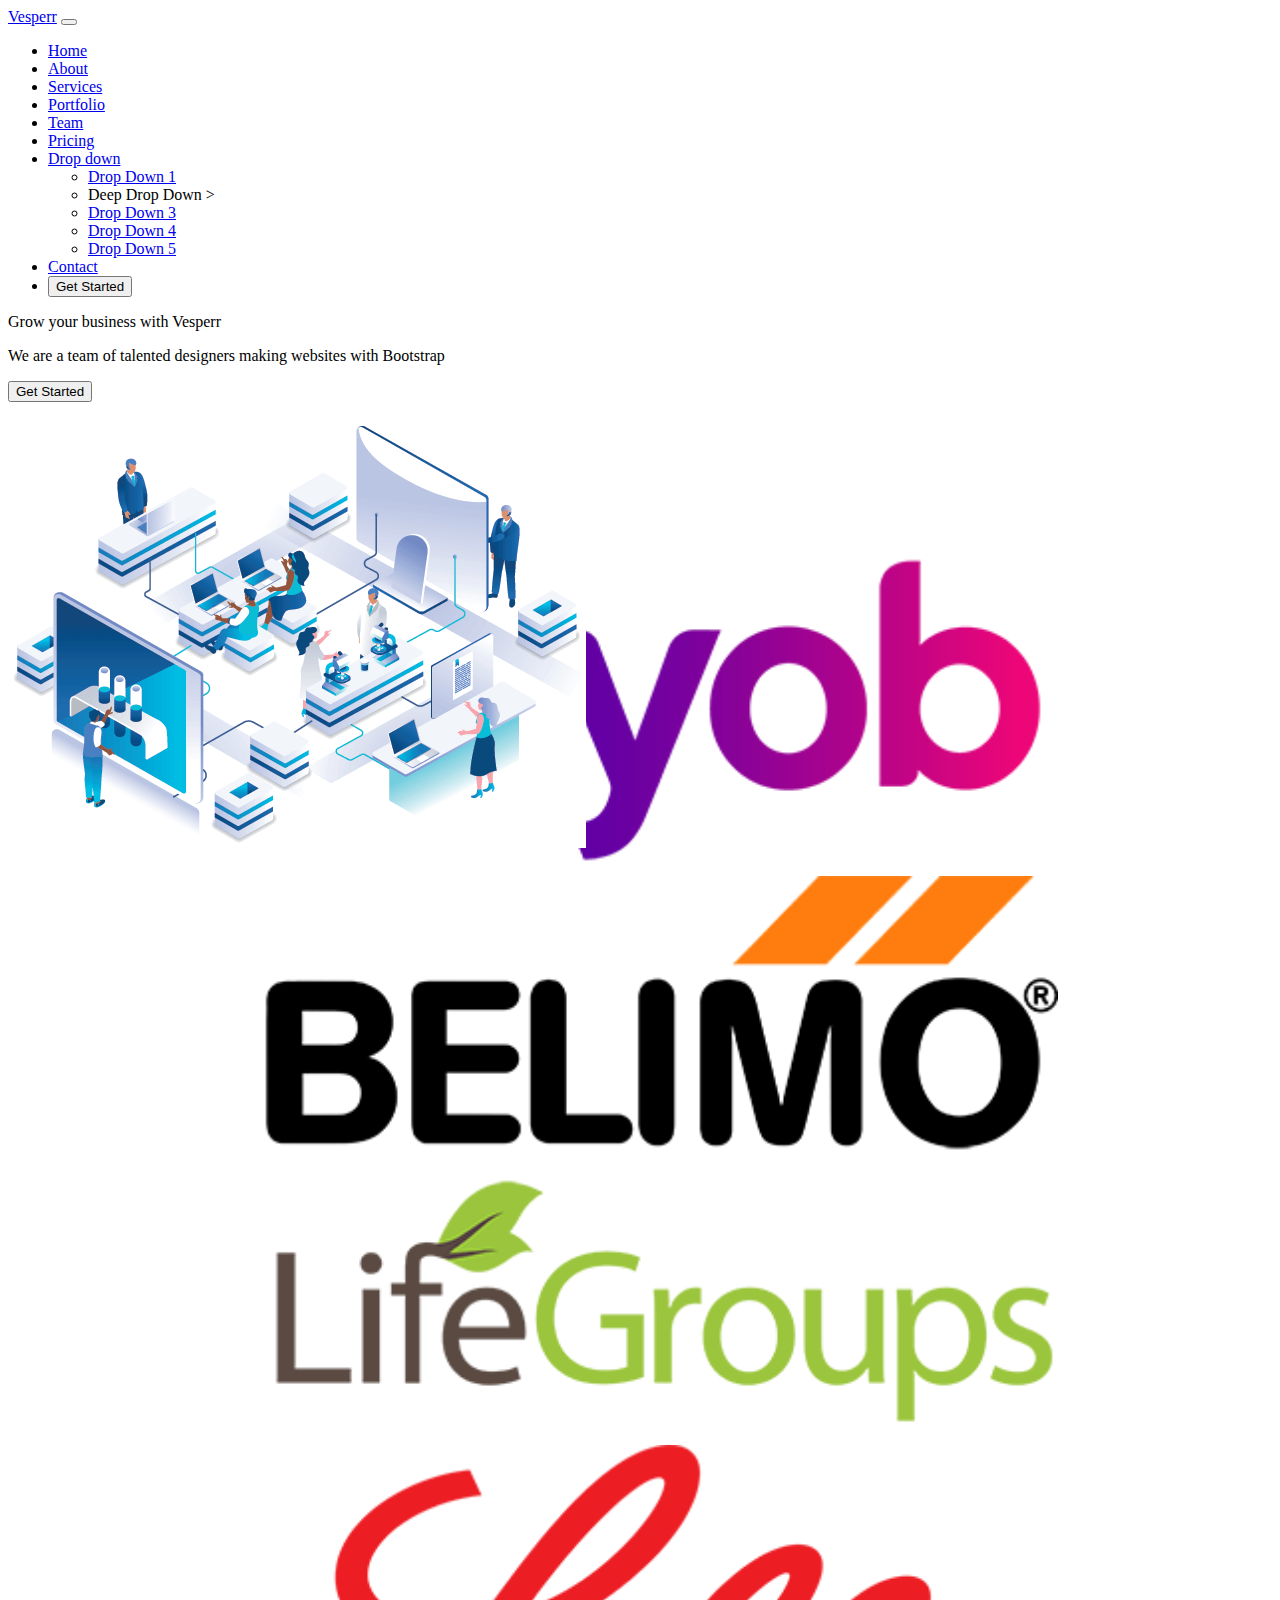
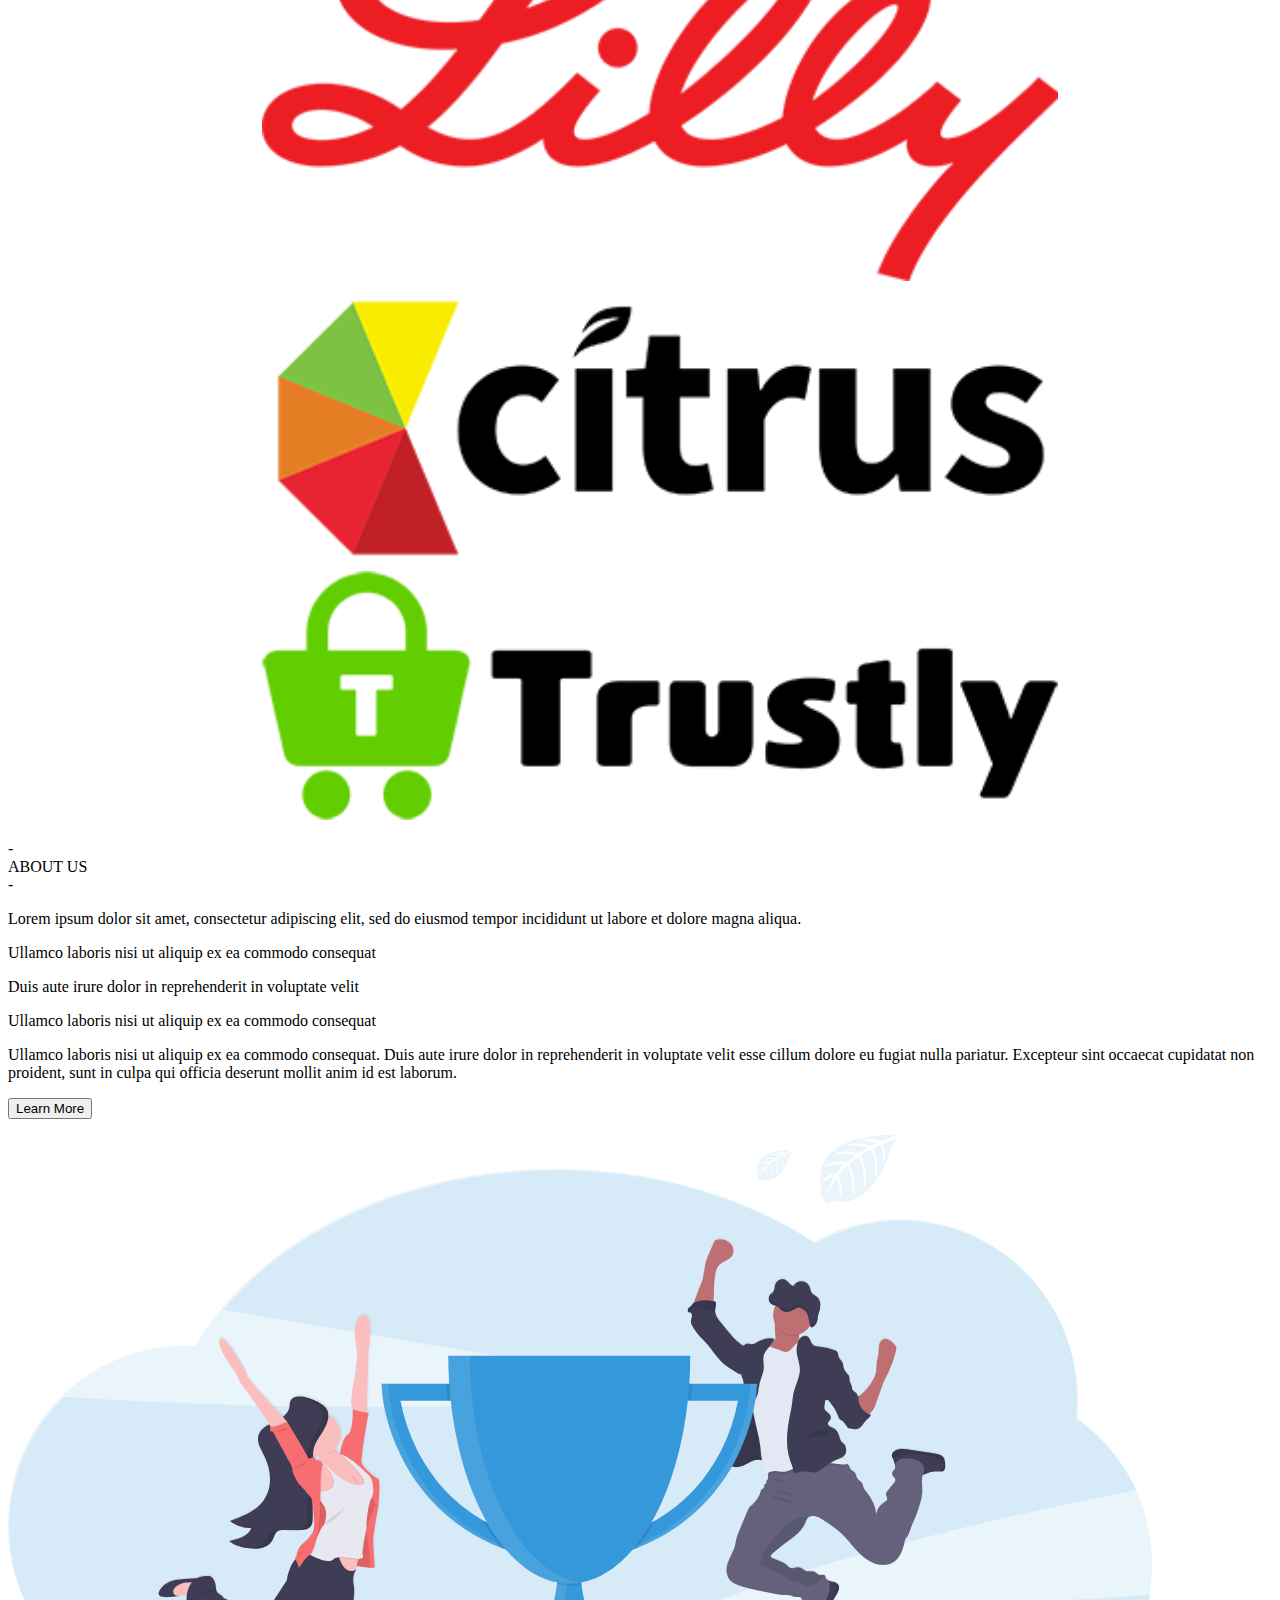
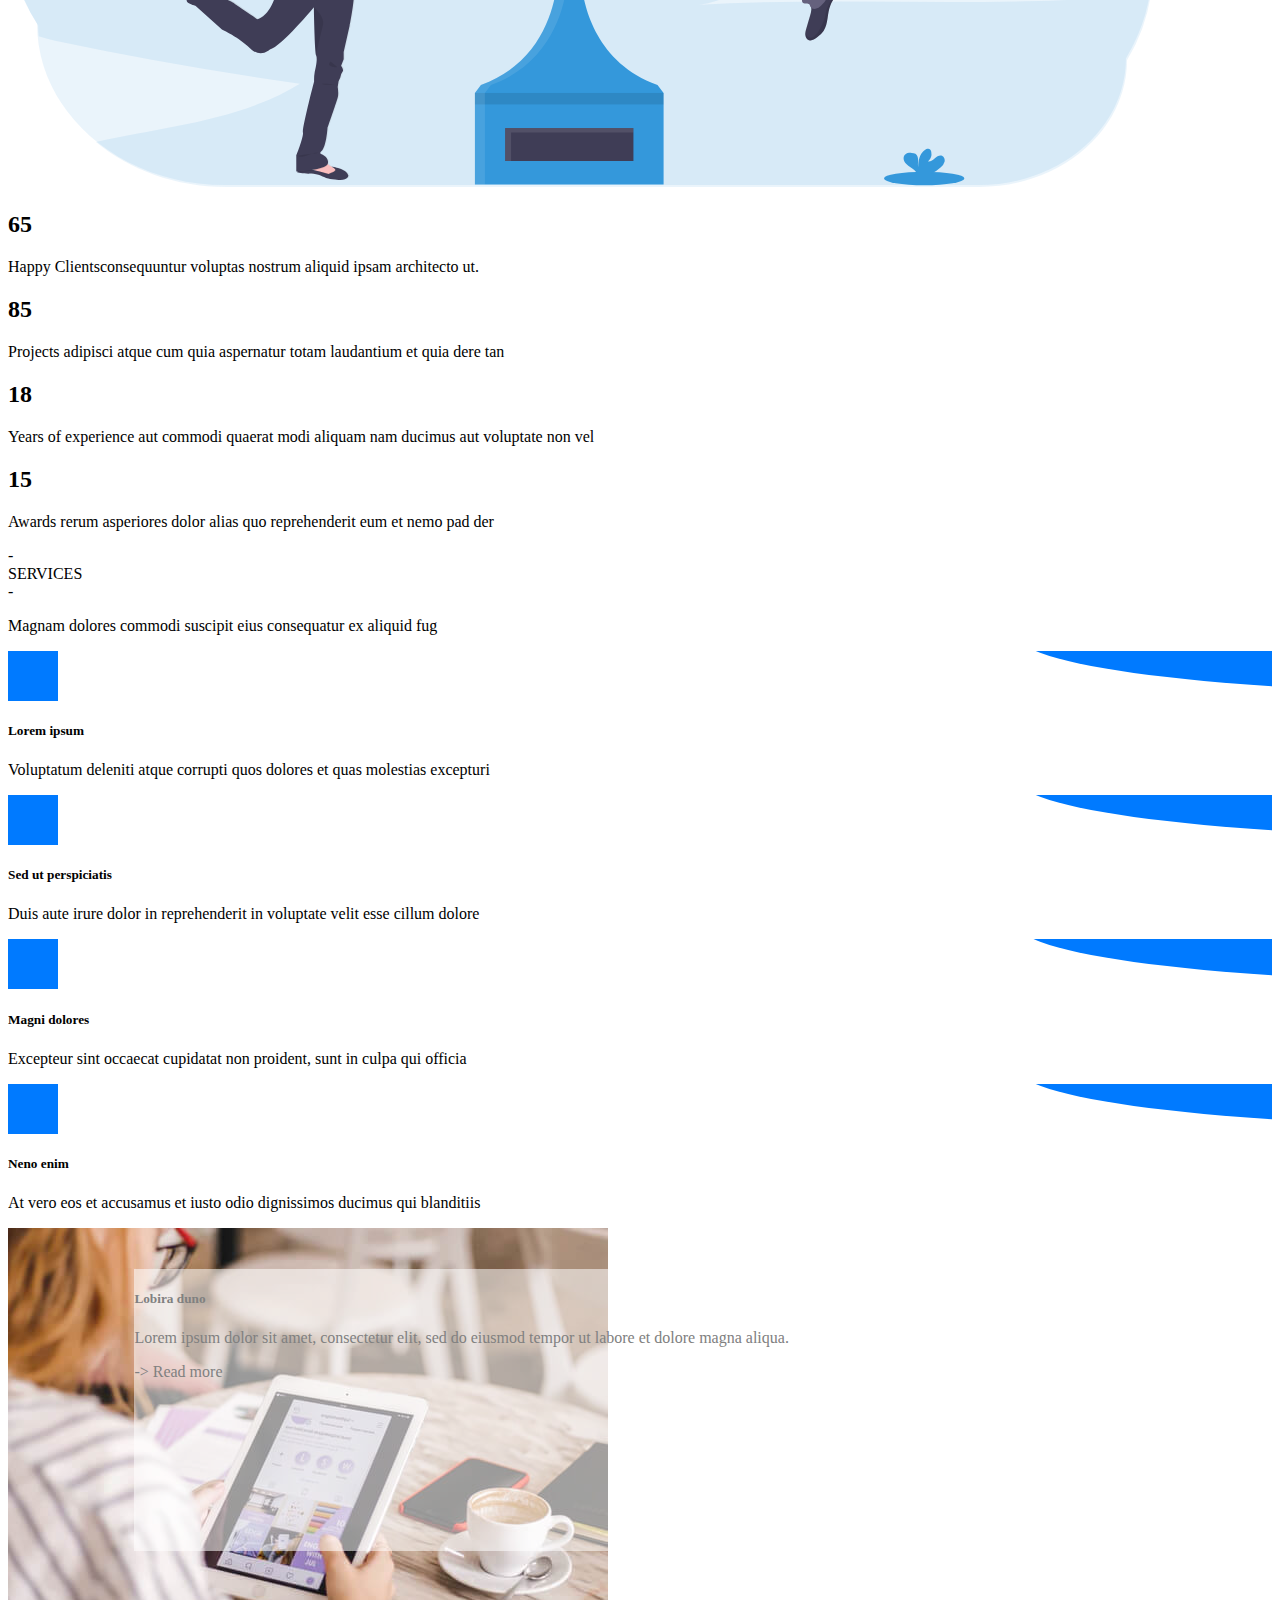
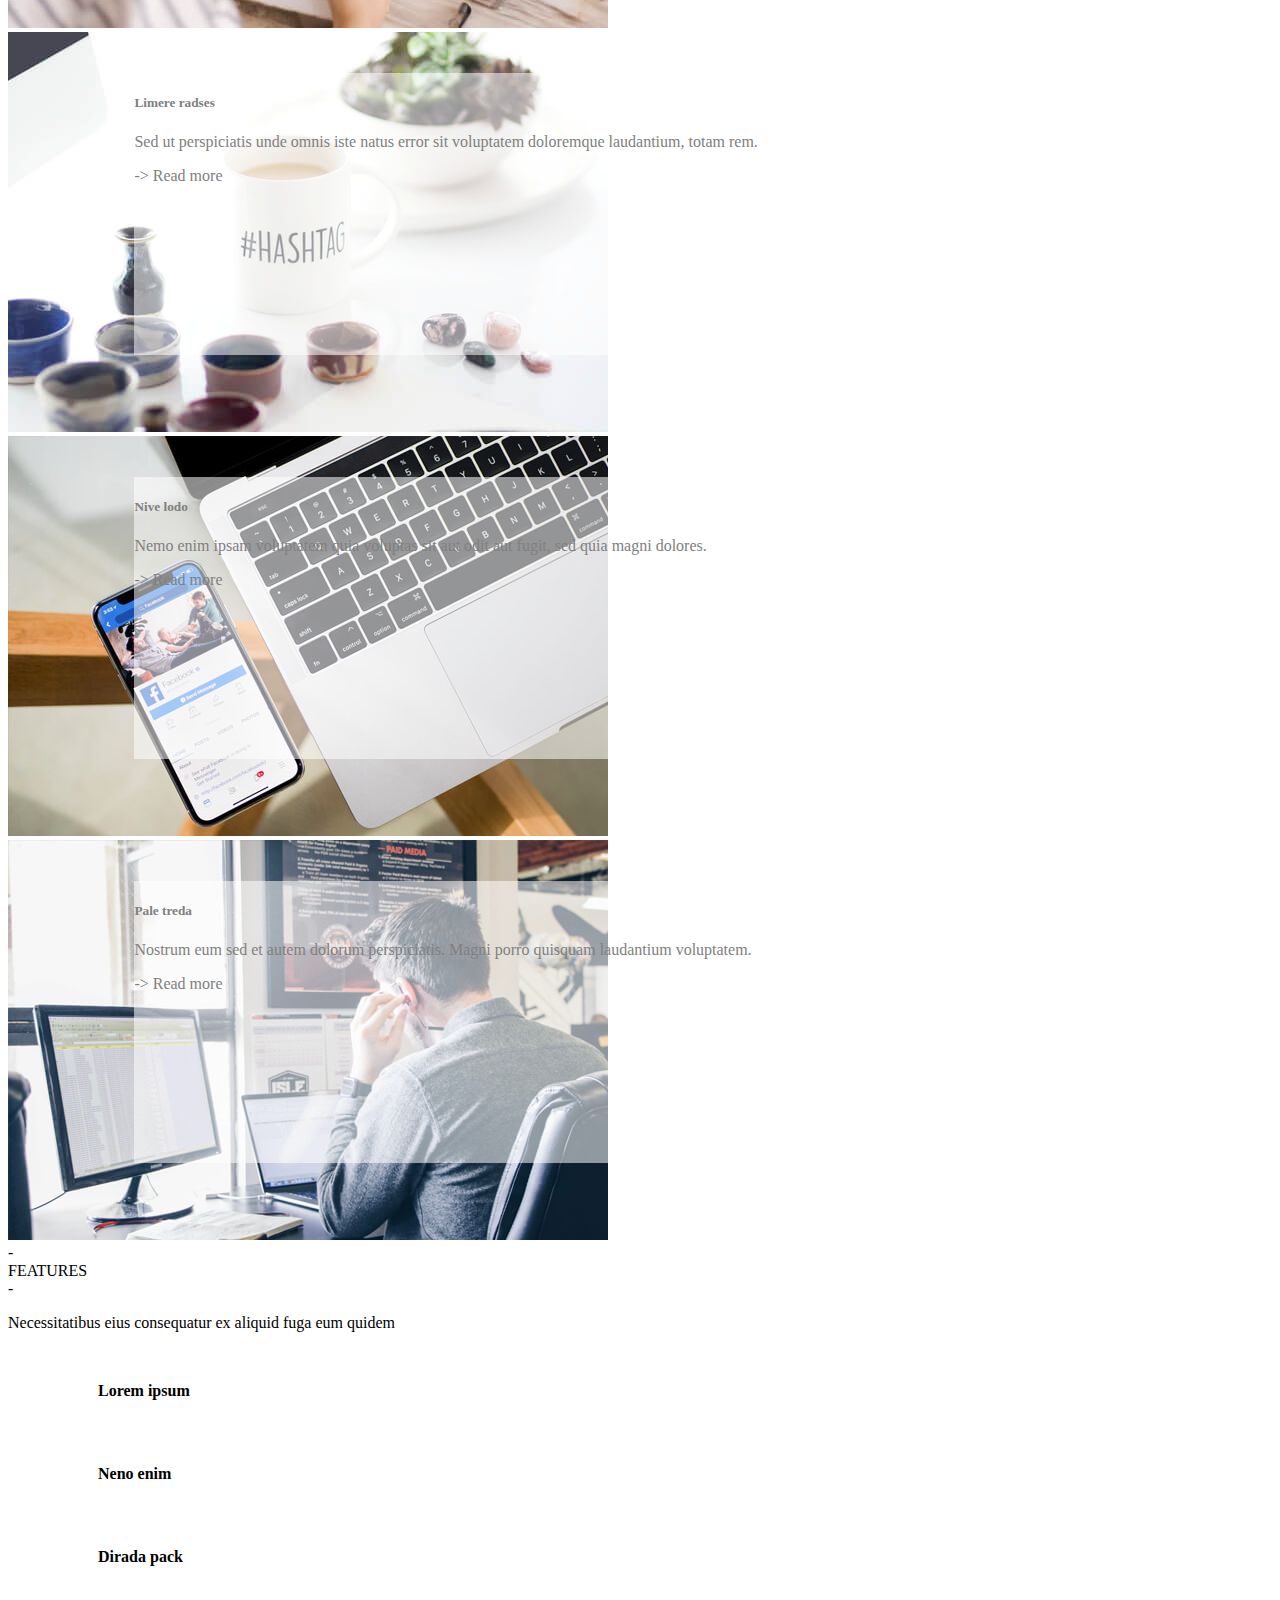
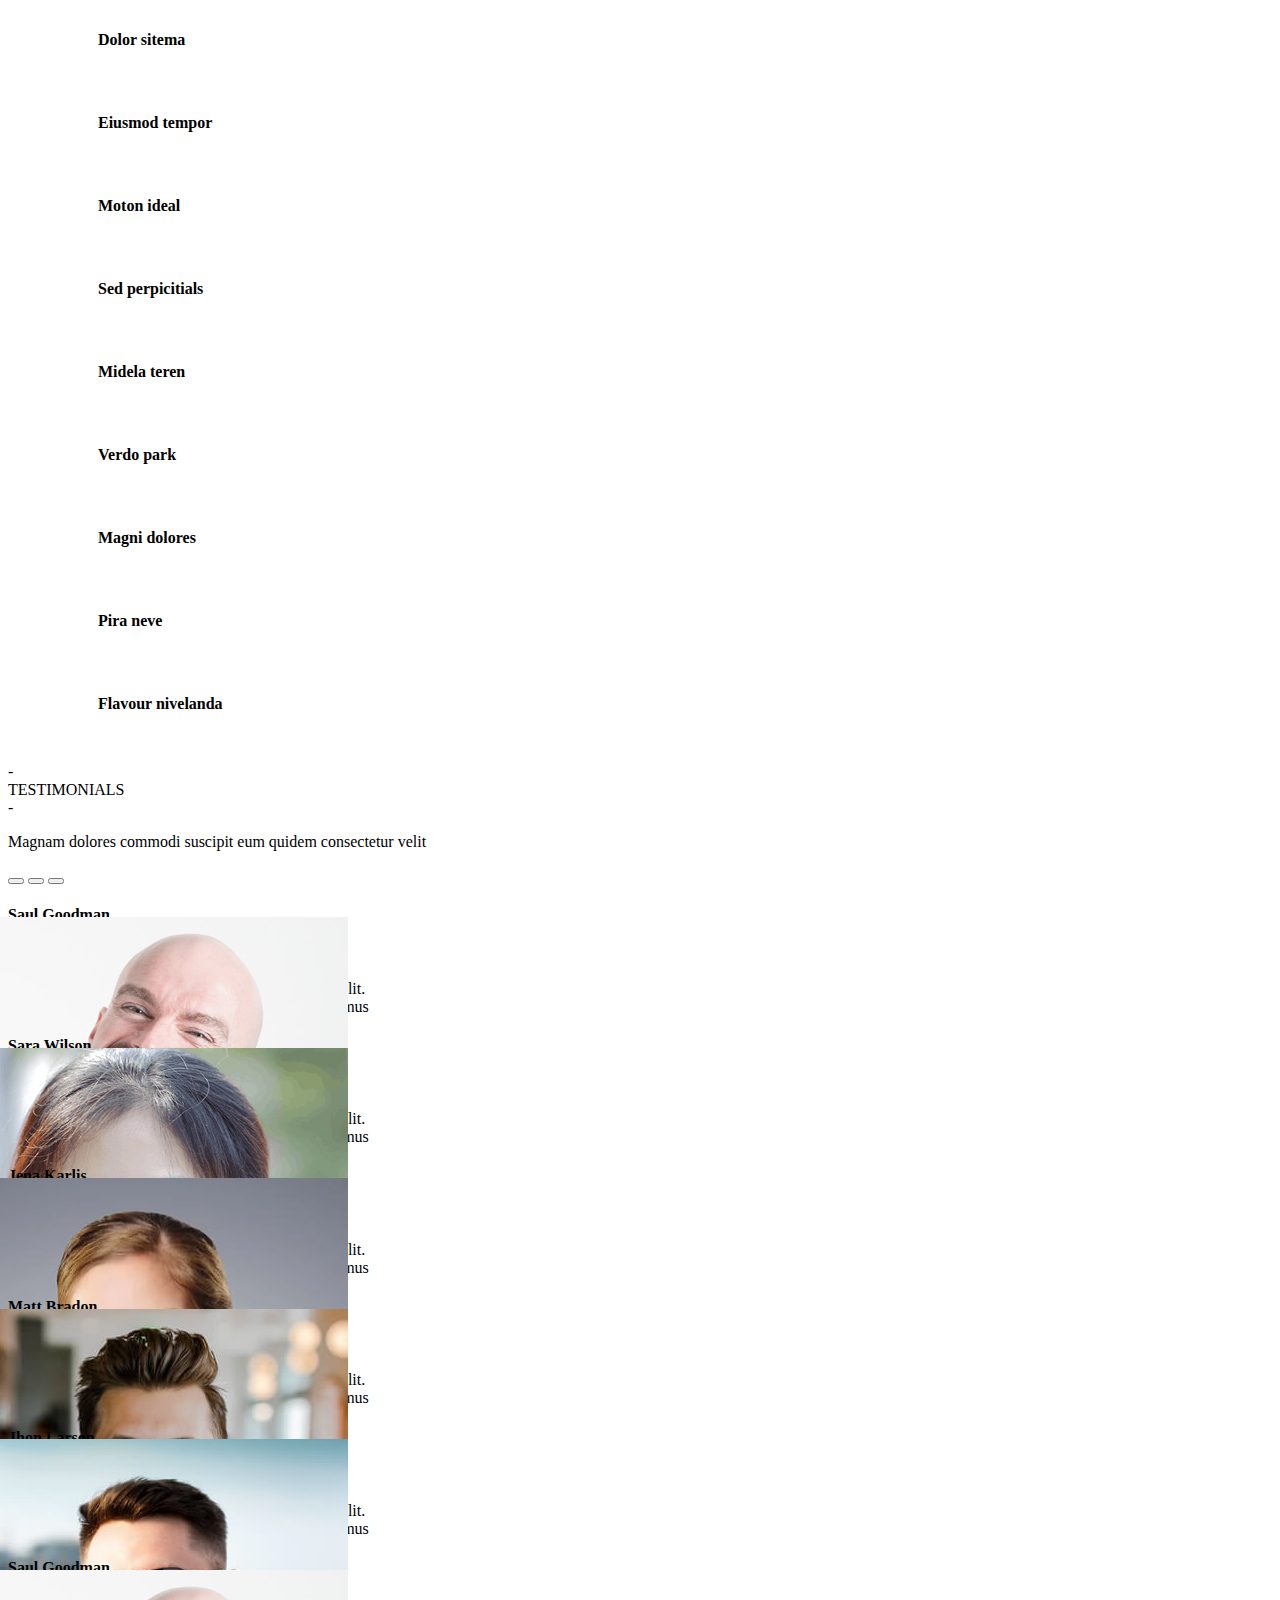
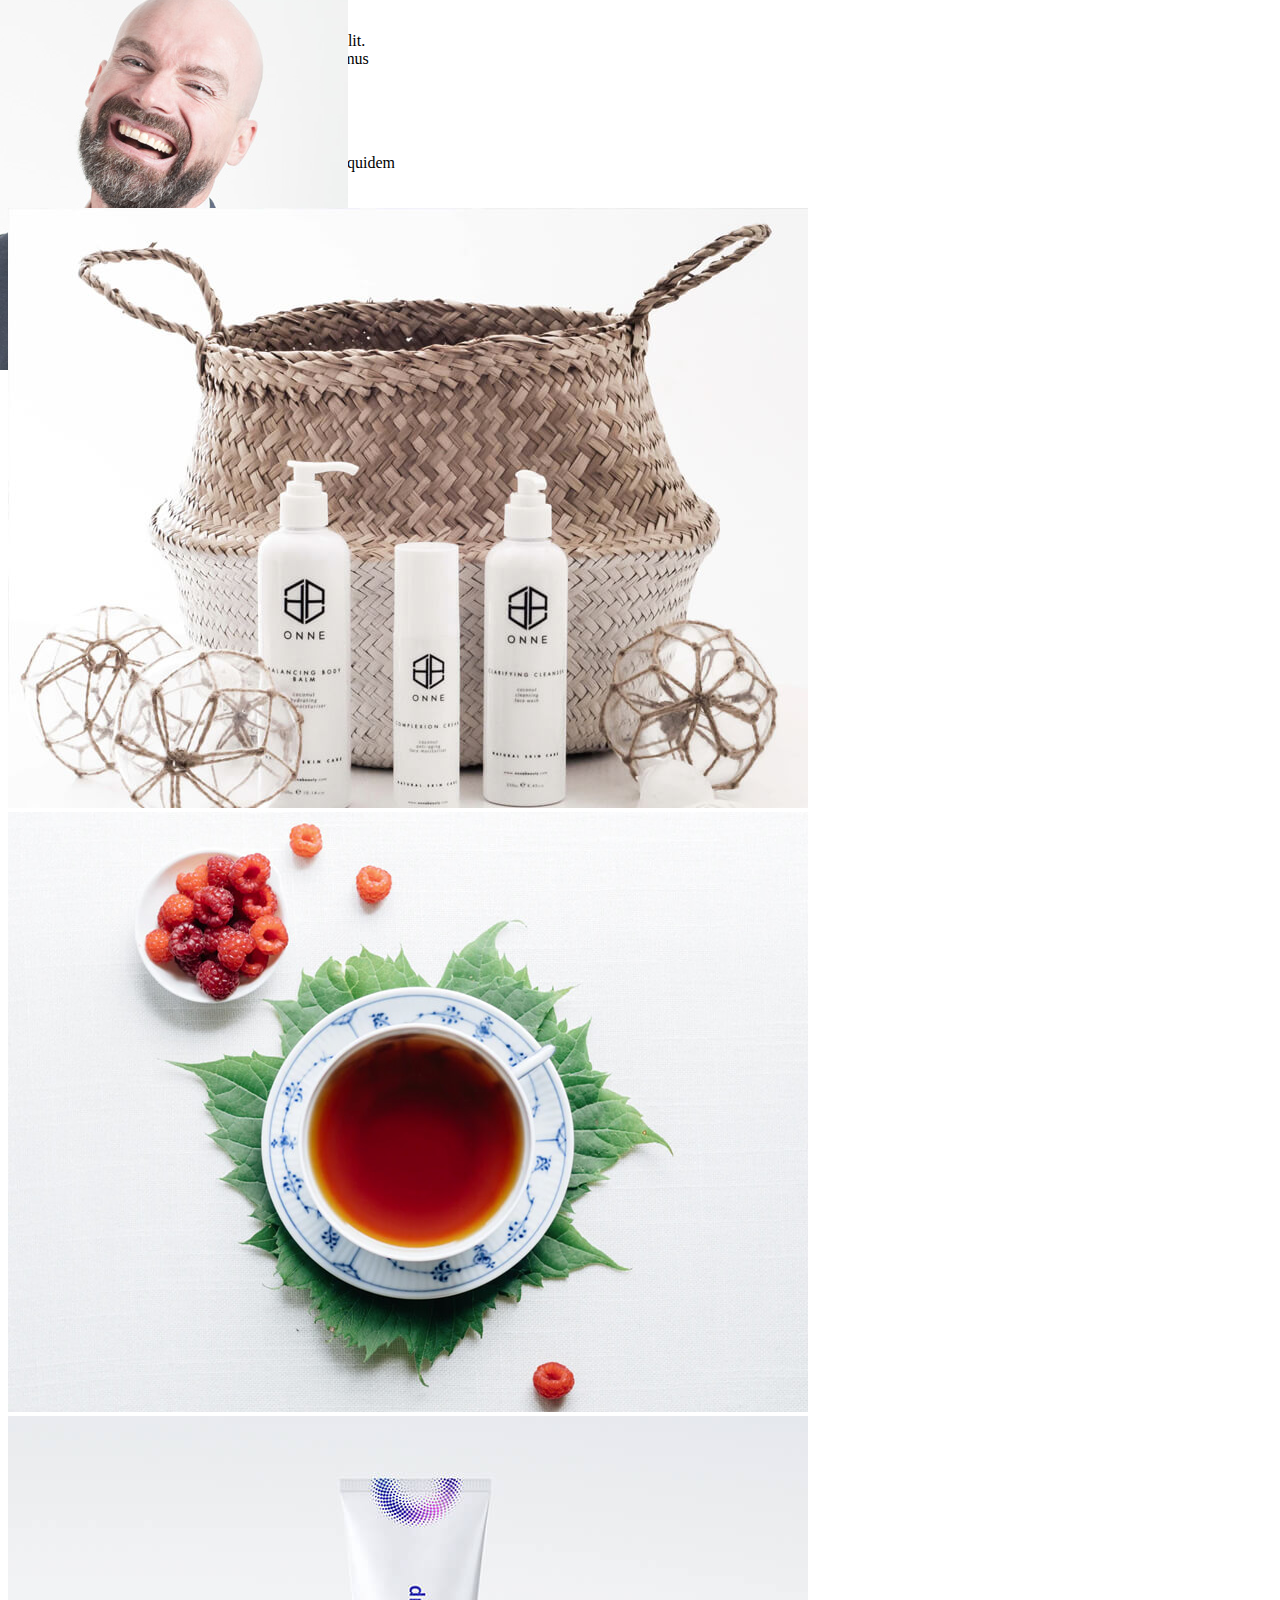
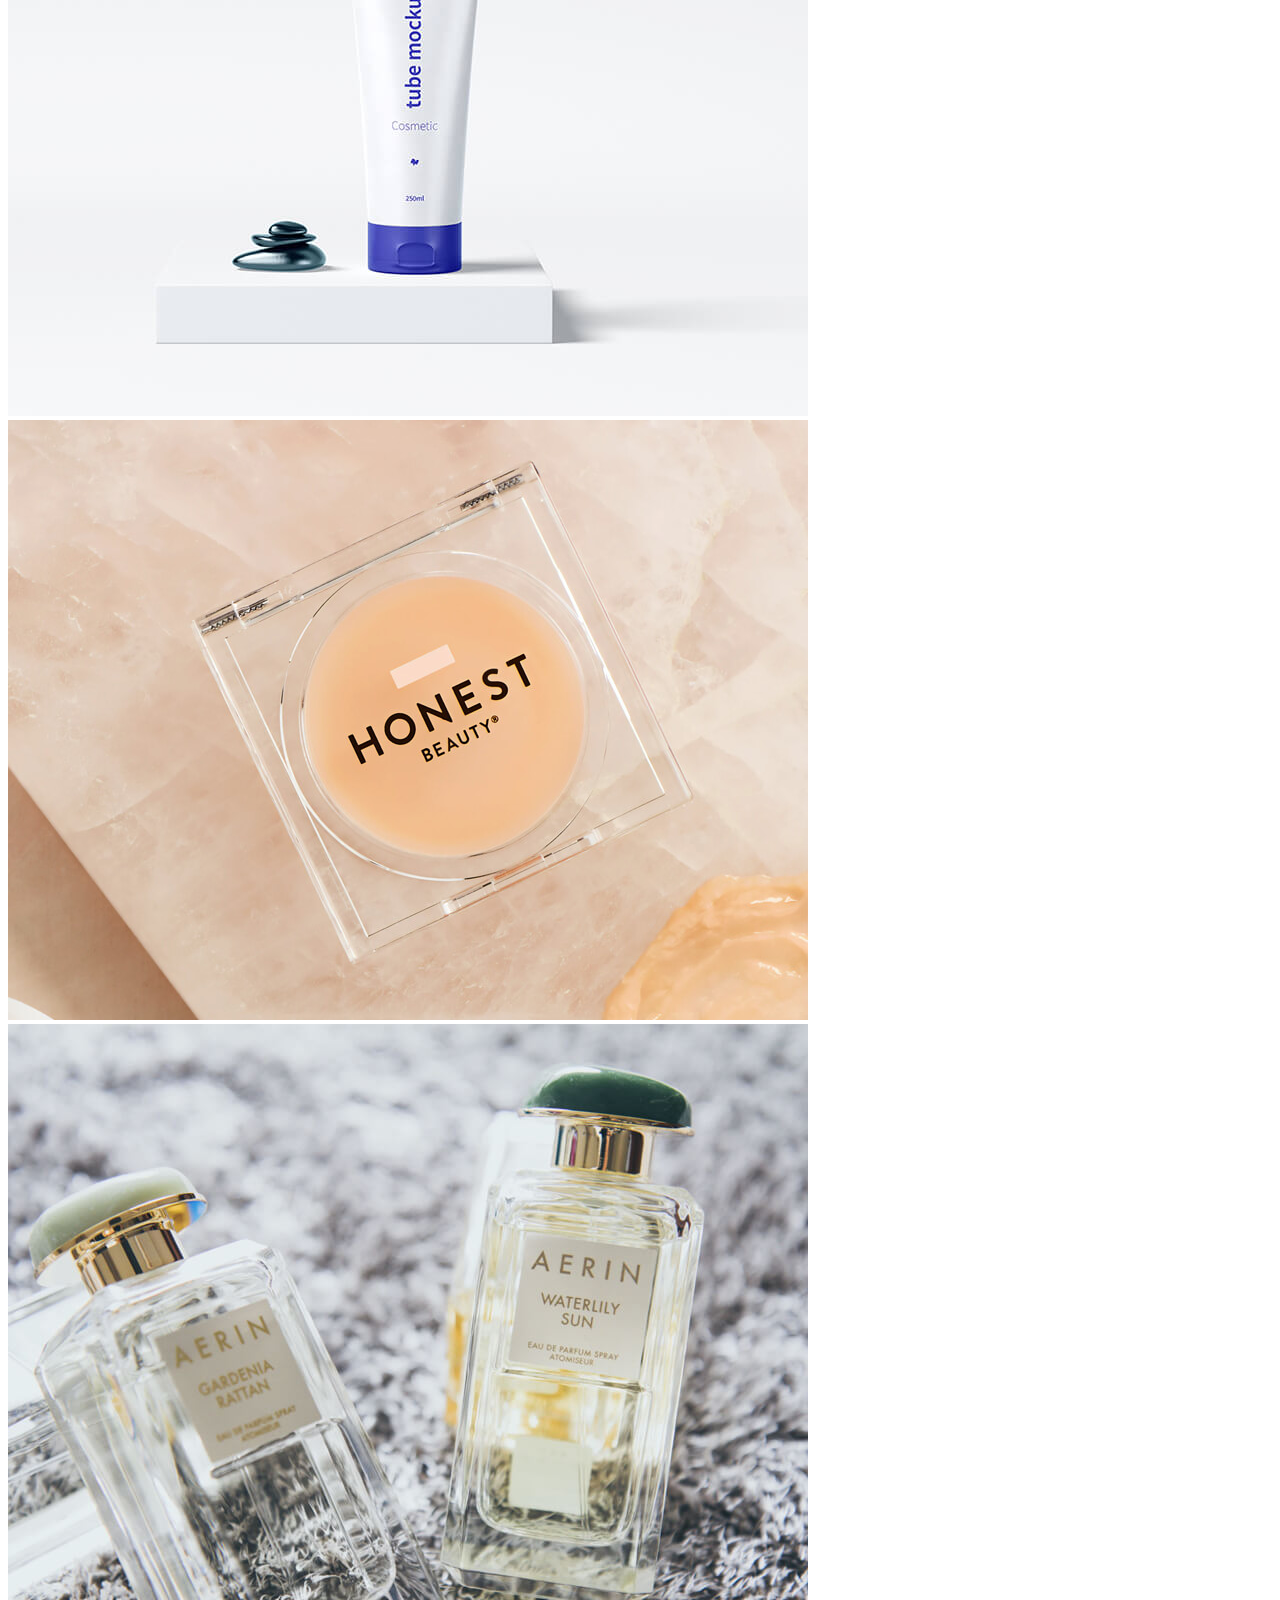
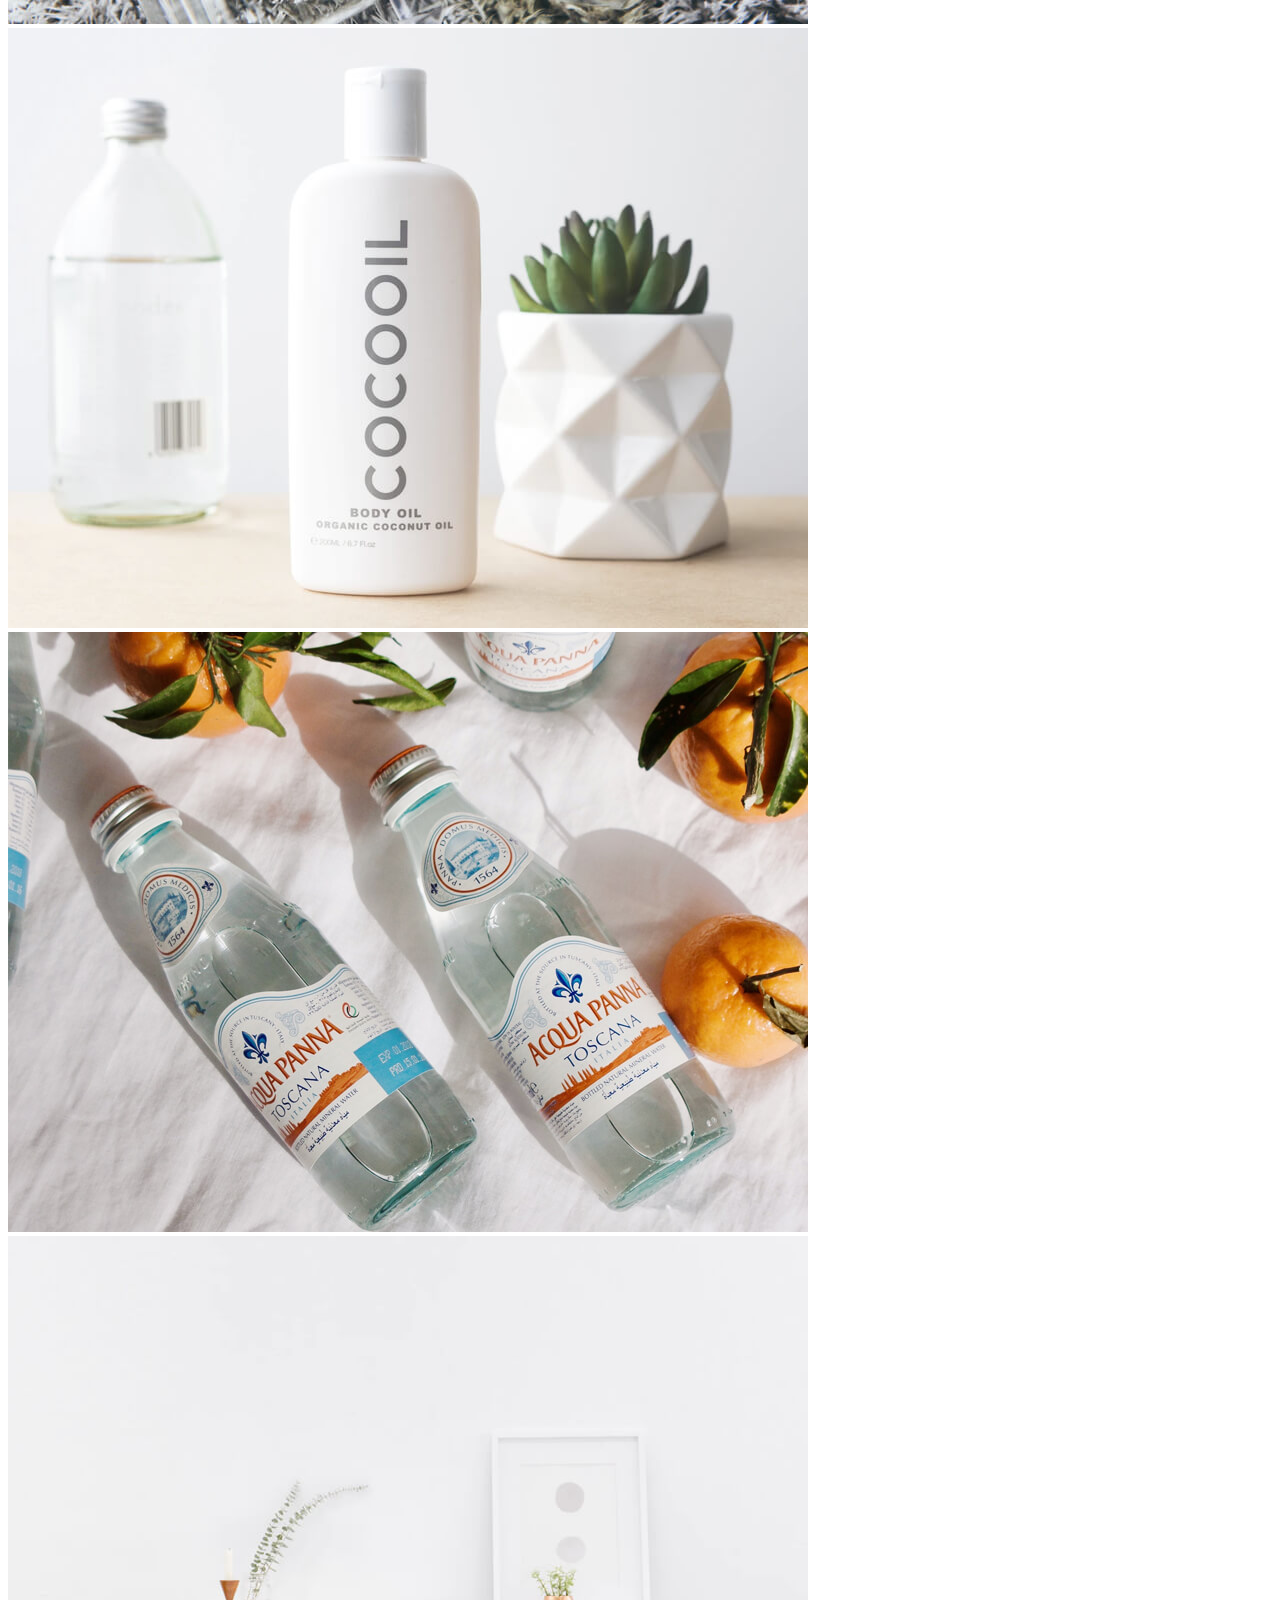
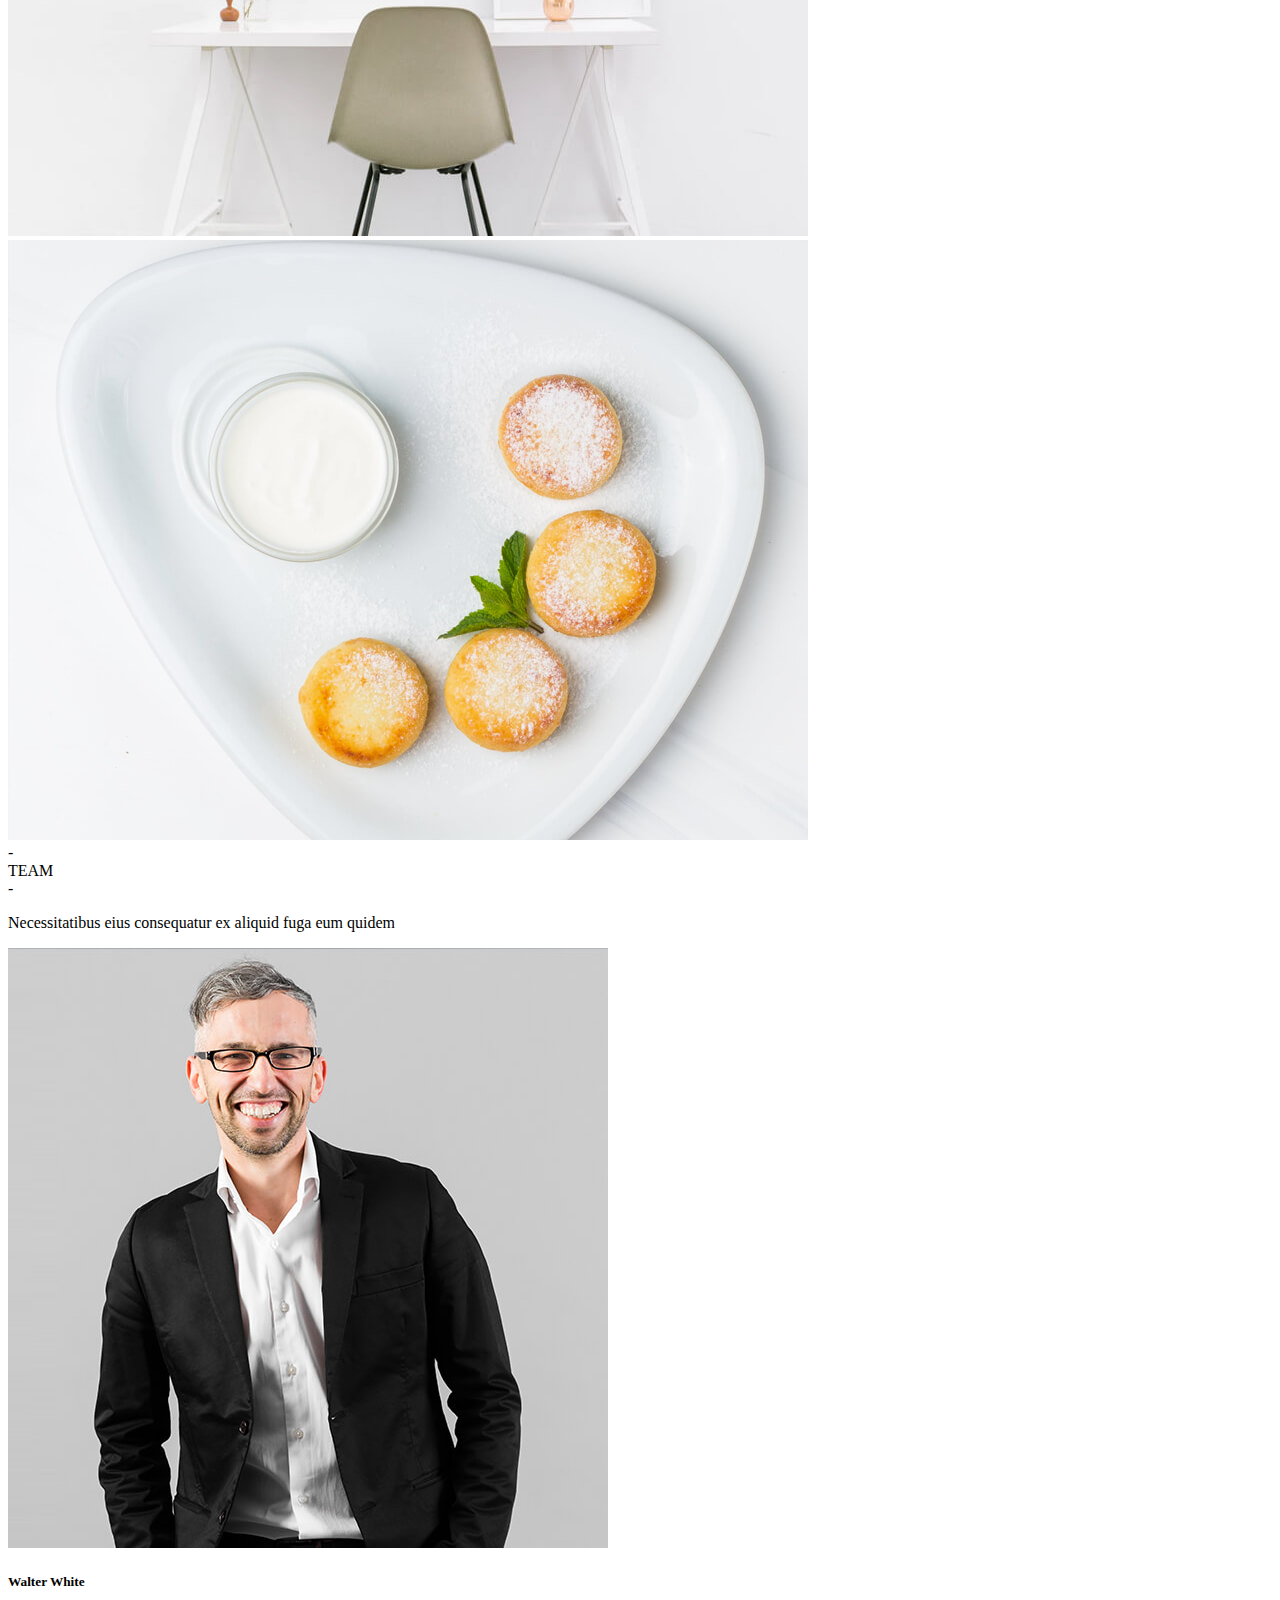
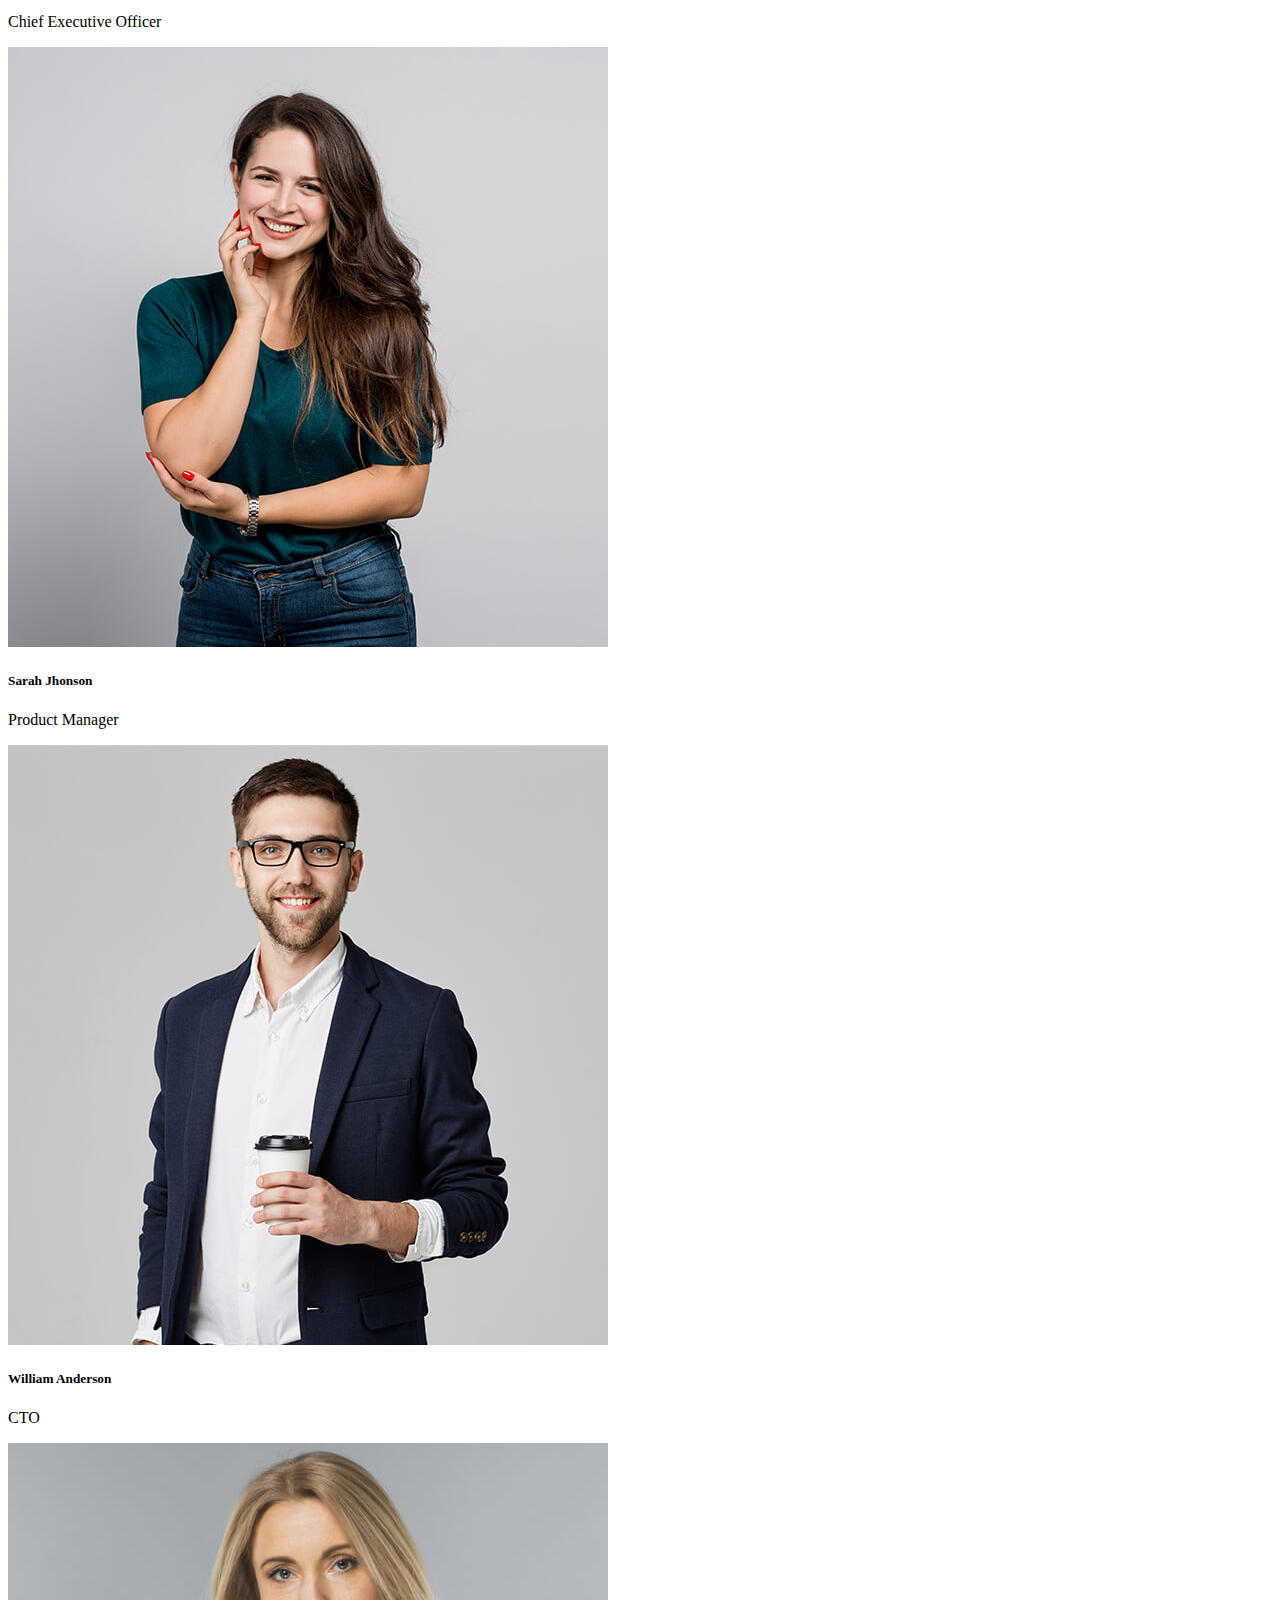
<file: portfolio/vesper-bootstrap-js/vesperr.html>
<!DOCTYPE html>
<html lang="en">

<head>
    <meta charset="UTF-8">
    <meta name="viewport" content="width=device-width, initial-scale=1.0">
    <title>Vesperr</title>
    <link rel="icon" href="css/img/apple-touch-icon.png
    ">
    <link href="https://cdn.jsdelivr.net/npm/bootstrap@5.0.2/dist/css/bootstrap.min.css" rel="stylesheet"
        integrity="sha384-EVSTQN3/azprG1Anm3QDgpJLIm9Nao0Yz1ztcQTwFspd3yD65VohhpuuCOmLASjC" crossorigin="anonymous">
    <script src="https://cdn.jsdelivr.net/npm/bootstrap@5.0.2/dist/js/bootstrap.bundle.min.js"
        integrity="sha384-MrcW6ZMFYlzcLA8Nl+NtUVF0sA7MsXsP1UyJoMp4YLEuNSfAP+JcXn/tWtIaxVXM"
        crossorigin="anonymous"></script>
    <link rel="stylesheet" href="css/style.css">
    <script src="js/main.js"></script>
    <link rel="stylesheet" href="https://cdnjs.cloudflare.com/ajax/libs/font-awesome/6.5.1/css/all.min.css"
        integrity="sha512-DTOQO9RWCH3ppGqcWaEA1BIZOC6xxalwEsw9c2QQeAIftl+Vegovlnee1c9QX4TctnWMn13TZye+giMm8e2LwA=="
        crossorigin="anonymous" referrerpolicy="no-referrer" />
    <script src="./js/main.js"></script>
</head>

<body>
    <!-- header start -->
    <div class="header-main shadow">
        <!-- navbar start -->
        <div class="navbar-main" id="navbar">
            <nav class="navbar navbar-expand-xxl navbar-light">
                <div class="container-fluid">
                    <a class="navbar-brand fw-bold fs-3 ps-3" href="#" id="logo">Vesperr</a>
                    <button class="navbar-toggler" type="button" data-bs-toggle="collapse"
                        data-bs-target="#navbarSupportedContent" aria-controls="navbarSupportedContent"
                        aria-expanded="false" aria-label="Toggle navigation">
                        <span class="navbar-toggler-icon"></span>
                    </button>
                    <div class="collapse navbar-collapse row container-fluid" id="navbarSupportedContent">
                        <ul class="navbar-nav justify-content-end me-auto mb-2 mb-lg-0">
                            <li class="nav-item fs-4">
                                <a class="nav-link" href="#">Home</a>
                            </li>
                            <li class="nav-item fs-4 ps-2">
                                <a class="nav-link" href="#">About</a>
                            </li>
                            <li class="nav-item fs-4 ps-2">
                                <a class="nav-link" href="#">Services</a>
                            </li>
                            <li class="nav-item fs-4 ps-2">
                                <a class="nav-link" href="#">Portfolio</a>
                            </li>
                            <li class="nav-item fs-4 ps-2">
                                <a class="nav-link" href="#">Team</a>
                            </li>
                            <li class="nav-item fs-4 ps-2">
                                <a class="nav-link" href="#">Pricing</a>
                            </li>
                            <li class="nav-item dropdown fs-4 ps-2">
                                <a class="nav-link dropdown-toggle" href="#" id="navbarDropdown" role="button"
                                    data-bs-toggle="dropdown" aria-expanded="false">
                                    Drop down
                                </a>
                                <ul class="dropdown-menu" aria-labelledby="navbarDropdown">
                                    <li><a class="dropdown-item" href="#">Drop Down 1</a></li>
                                    <li class="menu"><a class="nav-link">Deep Drop Down ></a>
                                        <ul class="sub border-2 bg-light">
                                            <li><a class="dropdown-item" href="#">Drop Down 1</a></li>
                                            <li><a class="dropdown-item" href="#">Drop Down 2</a></li>
                                            <li><a class="dropdown-item" href="#">Drop Down 3</a></li>
                                            <li><a class="dropdown-item" href="#">Drop Down 4</a></li>
                                            <li><a class="dropdown-item" href="#">Drop Down 5</a></li>
                                        </ul>
                                    </li>
                                    <li><a class="dropdown-item" href="#">Drop Down 3</a></li>
                                    <li><a class="dropdown-item" href="#">Drop Down 4</a></li>
                                    <li><a class="dropdown-item" href="#">Drop Down 5</a></li>
                                </ul>
                            </li>
                            <li class="nav-item fs-4 ps-2">
                                <a class="nav-link" href="#">Contact</a>
                            </li>
                            <li>
                                <button class="btn btn-primary rounded-pill fs-4 ms-3">Get Started</button>
                            </li>
                        </ul>
                    </div>
                </div>
            </nav>
        </div>
        <!-- navbar end -->
    </div>
    <!-- header end -->

    <!-- header end -->

    <!-- slider start -->
    <div class="slider-main">
        <!-- growmain start -->
        <div class="container-fluid mt-5">
            <div class="row">
                <div class="col-md-6 col-xs-12 text-part p-5">
                    <p class="display-3 fw-bold">Grow your business with Vesperr</p>
                    <p class="fs-3">We are a team of talented designers making websites with Bootstrap</p>
                    <p><button class="text-primary border-primary rounded-pill fs-5">Get Started</button></p>
                </div>
                <div class="col-md-6 col-xs-12 order-1 animation-part">
                    <img src="css/img/hero-img.png" alt="" class="animate1 img-fluid">
                </div>
            </div>
        </div>

        <!-- growmain end -->

        <!-- clients main start -->
        <div class="clients-main bg-light ">
            <ul class="d-flex container ">
                <li class="">
                    <img src="css/img/clients/client-1.png" alt="">
                </li>
                <li class="">
                    <img src="css/img/clients/client-2.png" alt="">
                </li>
                <li class="">
                    <img src="css/img/clients/client-3.png" alt="">
                </li>
                <li class="">
                    <img src="css/img/clients/client-4.png" alt="">
                </li>
                <li class="">
                    <img src="css/img/clients/client-5.png" alt="">
                </li>
                <li class="">
                    <img src="css/img/clients/client-6.png" alt="">
                </li>
            </ul>
        </div>
        <!-- clientsmain end -->
    </div>
    <!-- slider main end -->

    <!-- content main start -->
    <div class="content-main">
        <!-- aboutus main start -->
        <div class="about-us-main">
            <div class="name d-flex justify-content-center mt-5 pb-3">
                <div class="text-primary fs-2 line-main">-</div>
                <div class="fw-bold fs-2">ABOUT US</div>
                <div class="text-primary fs-2">-</div>
            </div>
            <div class="about-detail row container-fluid">
                <div class="detailpart1 col-md-6 p-2">
                    <p>Lorem ipsum dolor sit amet, consectetur adipiscing elit, sed do eiusmod tempor incididunt ut
                        labore et dolore magna aliqua.</p>

                    <p><i class="fa-solid fa-check-double text-primary"></i>Ullamco laboris nisi ut aliquip ex ea
                        commodo consequat</p>
                    <p><i class="fa-solid fa-check-double text-primary"></i>Duis aute irure dolor in reprehenderit in
                        voluptate velit</p>
                    <p><i class="fa-solid fa-check-double text-primary"></i>Ullamco laboris nisi ut aliquip ex ea
                        commodo consequat</p>

                </div>
                <div class="detailpart2 col-md-6 p-2">
                    <p>Ullamco laboris nisi ut aliquip ex ea commodo consequat. Duis aute irure dolor in reprehenderit
                        in voluptate velit esse cillum dolore eu fugiat nulla pariatur. Excepteur sint occaecat
                        cupidatat non proident, sunt in culpa qui officia deserunt mollit anim id est laborum.</p>
                    <p><button class="rounded-pill bg-light border-primary text-primary">Learn More</button></p>
                </div>
            </div>
        </div>
        <!-- aboutus main end -->

        <!-- happymain start -->
        <div class="happy-main row pt-3 container-fluid">
            <div class="happy1 col-xxl-6 col-md-6">
                <img src="css/img/counts-img.svg" alt="" class="img-fluid p-4">
            </div>
            <div class="happy2 col-xxl-6 col-md-6">
                <div class="row">
                    <div class="card mb-3 col-xxl-6 col-md-3 border-0">
                        <div class="row g-0 ">
                            <div class="col-md-2 text-center fs-2">
                                <i class="fa-solid fa-smile text-primary"></i>
                            </div>
                            <div class="col-md-10">
                                <div class="card-body">
                                    <h2 class="card-title">65</h2>
                                    <p class="card-text"><span class="fw-bold">Happy Clients</span>consequuntur voluptas
                                        nostrum aliquid ipsam architecto ut.</p>
                                </div>
                            </div>
                        </div>
                    </div>

                    <div class="card mb-3 col-xxl-6 col-md-3 border-0">
                        <div class="row g-0">
                            <div class="col-md-2 text-center fs-2">
                                <i class="fa-solid fa-book text-primary"></i>
                            </div>
                            <div class="col-md-10">
                                <div class="card-body">
                                    <h2 class="card-title">85</h2>
                                    <p class="card-text"><span class="fw-bold">Projects </span>adipisci atque cum quia
                                        aspernatur totam laudantium et quia dere tan</p>
                                </div>
                            </div>
                        </div>
                    </div>
                </div>

                <div class="row">
                    <div class="card mb-3 col-xxl-6 col-md-3 border-0">
                        <div class="row g-0">
                            <div class="col-md-2 text-center fs-2">
                                <i class="fa-regular fa-clock text-primary"></i>
                            </div>
                            <div class="col-md-10">
                                <div class="card-body">
                                    <h2 class="card-title">18</h2>
                                    <p class="card-text"><span class="fw-bold">Years of experience </span>aut commodi
                                        quaerat modi aliquam nam ducimus aut voluptate non vel</p>
                                </div>
                            </div>
                        </div>
                    </div>

                    <div class="card mb-3 col-xxl-6 col-md-3 border-0">
                        <div class="row g-0">
                            <div class="col-md-2 text-center fs-2">
                                <i class="fa-solid fa-award text-primary"></i>
                            </div>
                            <div class="col-md-10">
                                <div class="card-body">
                                    <h2 class="card-title">15</h2>
                                    <p class="card-text"><span class="fw-bold">Awards </span>rerum asperiores dolor
                                        alias quo reprehenderit eum et nemo pad der</p>
                                </div>
                            </div>
                        </div>
                    </div>
                </div>
            </div>
        </div>
        <!-- happymain end -->
        <!-- services-main start -->
        <div class="services-main container-fluid text-center">
            <div class="name d-flex justify-content-center">
                <div class="text-primary fs-2 line-main">-</div>
                <div class="fw-bold fs-2">SERVICES</div>
                <div class="text-primary fs-2">-</div>
            </div>
            <P>Magnam dolores commodi suscipit eius consequatur ex aliquid fug</P>
            <div class="service-detail-main">
                <div class="row ">
                    <div class="col-xxl-3 col-xl-3 col-lg-6">
                        <div class="card h-100 shadow overmain">
                            <div class="overdiv"></div>
                            <div class="round1 rounded-pill ms-3 mt-3">
                                <i class="fa-solid fa-basketball text-white text-center pt-2 fs-3"></i>
                            </div>
                            <div class="card-body">
                                <h5 class="card-title">Lorem ipsum</h5>
                                <p class="card-text">Voluptatum deleniti atque corrupti quos dolores et quas molestias
                                    excepturi</p>
                            </div>
                        </div>
                    </div>

                    <div class="col-xxl-3 col-xl-3 col-lg-6">
                        <div class="card h-100 shadow overmain">
                            <div class="overdiv"></div>
                            <div class="round1 rounded-pill ms-3 mt-3">
                                <i class="fa-regular fa-file text-white text-center pt-2 fs-3"></i>
                            </div>
                            <div class="card-body">
                                <h5 class="card-title">Sed ut perspiciatis</h5>
                                <p class="card-text">Duis aute irure dolor in reprehenderit in voluptate velit esse
                                    cillum dolore</p>
                            </div>
                        </div>
                    </div>

                    <div class="col-xxl-3 col-xl-3 col-lg-6">
                        <div class="card h-100 shadow overmain">
                            <div class="overdiv"></div>
                            <div class="round1 rounded-pill ms-3 mt-3">
                                <i class="fa-solid fa-gauge text-white text-center pt-2 fs-3"></i>
                            </div>
                            <div class="card-body">
                                <h5 class="card-title">Magni dolores</h5>
                                <p class="card-text">Excepteur sint occaecat cupidatat non proident, sunt in culpa qui
                                    officia</p>
                            </div>
                        </div>
                    </div>

                    <div class="col-xxl-3 col-xl-3 col-lg-6 ">
                        <div class="card h-100 shadow overmain">
                            <div class="overdiv"></div>
                            <div class="round1 rounded-pill ms-3 mt-3">
                                <i class="fa-solid fa-earth-americas text-white text-center pt-2 fs-3 f1"></i>
                            </div>
                            <div class="card-body">
                                <h5 class="card-title">Neno enim</h5>
                                <p class="card-text">At vero eos et accusamus et iusto odio dignissimos ducimus qui
                                    blanditiis</p>
                            </div>
                        </div>
                    </div>
                </div>
            </div>

        </div>


        <div class="innercard-main container-fluid">
            <div class="innercard1 mt-5 row p-3">
                <div class="card text-white col-xxl-6 col-xl-6 card-img-overlay-main">
                    <img src="css/img/more-services-1.jpg" class="card-img" alt="">
                    <div class="card-img-overlay pt-4">
                        <h5 class="card-title fw-bold text-dark text-center">Lobira duno</h5>
                        <p class="card-text text-left">Lorem ipsum dolor sit amet, consectetur elit, sed do eiusmod
                            tempor ut labore et dolore magna aliqua.</p>
                        <p class="card-text">-> Read more</p>
                    </div>
                </div>

                <div class="card col-xxl-6 text-white  col-xl-6 card-img-overlay-main">
                    <img src="css/img/more-services-2.jpg" class="card-img" alt="">
                    <div class="card-img-overlay pt-4">
                        <h5 class="card-title fw-bold text-dark text-center">Limere radses</h5>
                        <p class="card-text text-left">Sed ut perspiciatis unde omnis iste natus error sit voluptatem
                            doloremque laudantium, totam rem.</p>
                        <p class="card-text">-> Read more</p>
                    </div>
                </div>
            </div>

            <div class="innercard2  row p-3">
                <div class="card text-white col-xxl-6  col-xl-6 card-img-overlay-main">
                    <img src="css/img/more-services-3.jpg" class="card-img" alt="">
                    <div class="card-img-overlay  pt-4">
                        <h5 class="card-title fw-bold text-dark text-center">Nive lodo</h5>
                        <p class="card-text text-left">Nemo enim ipsam voluptatem quia voluptas sit aut odit aut fugit,
                            sed quia magni dolores.</p>
                        <p class="card-text">-> Read more</p>
                    </div>
                </div>

                <div class="card text-white col-xxl-6  col-xl-6 card-img-overlay-main">
                    <img src="css/img/more-services-4.jpg" class="card-img" alt="">
                    <div class="card-img-overlay pt-4">
                        <h5 class="card-title fw-bold text-dark text-center">Pale treda</h5>
                        <p class="card-text text-left">Nostrum eum sed et autem dolorum perspiciatis. Magni porro
                            quisquam laudantium voluptatem.</p>
                        <p class="card-text">-> Read more</p>
                    </div>
                </div>
            </div>
        </div>

        <!-- services main end -->

        <!-- features main start -->
        <div class="features-main text-center container-fluid">
            <div class="name d-flex justify-content-center">
                <div class="text-primary fs-2 line-main">-</div>
                <div class="fw-bold fs-2">FEATURES</div>
                <div class="text-primary fs-2">-</div>
            </div>
            <P>Necessitatibus eius consequatur ex aliquid fuga eum quidem</P>
            <div class="features-list row justify-content-center">
                <ul class=" col-xxl-3 col-md-6">
                    <li class="bg-light"><i class="fa-solid fa-shop" style="color: yellow;"></i> Lorem ipsum</li>
                    <li class="bg-light"><i class="fa-solid fa-database" style="color: skyblue;"></i> Neno enim</li>
                    <li class="bg-light"><i class="fa-solid fa-anchor" style="color: coral;"></i> Dirada pack</li>
                </ul>
                <ul class=" col-xxl-3 col-md-6">
                    <li class="bg-light"><i class="fa-solid fa-chart-line" style="color: darkblue;"></i> Dolor sitema
                    </li>
                    <li class="bg-light"><i class="fa-regular fa-circle" style="color: coral;"></i> Eiusmod tempor</li>
                    <li class="bg-light"><i class="fa-solid fa-music" style="color: blueviolet;"></i> Moton ideal</li>
                </ul>
                <ul class=" col-xxl-3 col-md-6">
                    <li class="bg-light"><i class="fa-regular fa-calendar-days" style="color: palevioletred;"></i> Sed
                        perpicitials</li>
                    <li class="bg-light"><i class="fa-regular fa-file" style="color: cornflowerblue;"></i> Midela teren
                    </li>
                    <li class="bg-light"><i class="fa-solid fa-tower-cell" style="color: coral;"></i> Verdo park</li>
                </ul>
                <ul class="col-xxl-3 col-md-6">
                    <li class="bg-light"><i class="fa-solid fa-paint-roller" style="color: darkmagenta;"></i> Magni
                        dolores</li>
                    <li class="bg-light"><i class="fa-solid fa-house-user" style="color: darkslateblue;"></i> Pira neve
                    </li>
                    <li class="bg-light"><i class="fa-solid fa-fingerprint" style="color: green;"></i> Flavour nivelanda
                    </li>
                </ul>
            </div>
        </div>
        <!-- features main end -->

        <!-- slidermain start -->
        <div class="slidermain bg-light">
            <div class="name d-flex pt-3 justify-content-center">
                <div class="text-primary fs-2 line-main">-</div>
                <div class="fw-bold fs-2">TESTIMONIALS</div>
                <div class="text-primary fs-2">-</div>
            </div>
            <P class="text-center pb-5">Magnam dolores commodi suscipit eum quidem consectetur velit</P>
            <div id="carouselExampleInterval" class="carousel slide container-fluid" data-bs-ride="carousel">

                <div class="carousel-inner pb-5">
                    <div class="carousel-indicators">
                        <button type="button" data-bs-target="#carouselExampleInterval" data-bs-slide-to="0"
                            class="active bg-primary" aria-current="true" aria-label="Slide 1"></button>
                        <button type="button" data-bs-target="#carouselExampleInterval" data-bs-slide-to="1"
                            aria-label="Slide 2" class="bg-primary"></button>
                        <button type="button" data-bs-target="#carouselExampleInterval" data-bs-slide-to="2"
                            aria-label="Slide 3" class="bg-primary"></button>
                    </div>
                    <div class="carousel-item active" data-bs-interval="1500">
                        <div class="card-main row justify-content-evenly">
                            <div class="card mb-3 w-100 shadow" style="max-width: 400px;">
                                <div class="row g-0 po1">
                                    <div class="col-md-4 w-25 po2">
                                        <img src="css/img/testimonials/testimonials-1.jpg"
                                            class="img-fluid rounded-start" alt="...">
                                    </div>
                                    <div class="col-md-8">
                                        <div class="card-body ps-5">
                                            <h4 class="card-title fw-bold">Saul Goodman</h4>
                                            <p class="card-text"><small class="text-muted">Ceo & Founder</small></p>
                                            <p class="card-text">Lorem ipsum dolor sit amet consectetur adipisicing
                                                elit. Neque voluptatibus perspiciatis, pariatur itaque ducimus</p>

                                        </div>
                                    </div>
                                </div>
                            </div>

                            <div class="card mb-3 w-100 shadow" style="max-width: 400px;">
                                <div class="row g-0 po1">
                                    <div class="col-md-4 w-25 po2">
                                        <img src="css/img/testimonials/testimonials-2.jpg"
                                            class="img-fluid rounded-start" alt="...">
                                    </div>
                                    <div class="col-md-8">
                                        <div class="card-body ps-5">
                                            <h4 class="card-title fw-bold">Sara Wilson</h4>
                                            <p class="card-text"><small class="text-muted">Designer</small></p>
                                            <p class="card-text">Lorem ipsum dolor sit amet consectetur adipisicing
                                                elit. Neque voluptatibus perspiciatis, pariatur itaque ducimus</p>
                                        </div>
                                    </div>
                                </div>
                            </div>
                        </div>
                    </div>
                    <div class="carousel-item">
                        <div class="card-main row ms-5 justify-content-evenly">
                            <div class="card mb-3 w-100 shadow" style="max-width: 400px;">
                                <div class="row g-0 po1">
                                    <div class="col-md-4 w-25 po2">
                                        <img src="css/img/testimonials/testimonials-3.jpg"
                                            class="img-fluid rounded-start" alt="...">
                                    </div>
                                    <div class="col-md-8">
                                        <div class="card-body ps-5">
                                            <h4 class="card-title fw-bold">Jena Karlis</h4>
                                            <p class="card-text"><small class="text-muted">Store Owner</small></p>
                                            <p class="card-text">Lorem ipsum dolor sit amet consectetur adipisicing
                                                elit. Neque voluptatibus perspiciatis, pariatur itaque ducimus</p>
                                        </div>
                                    </div>
                                </div>
                            </div>

                            <div class="card mb-3 w-100 shadow" style="max-width: 400px;">
                                <div class="row g-0 po1">
                                    <div class="col-md-4 w-25 po2">
                                        <img src="css/img/testimonials/testimonials-4.jpg"
                                            class="img-fluid rounded-start" alt="...">
                                    </div>
                                    <div class="col-md-8">
                                        <div class="card-body ps-5">
                                            <h4 class="card-title fw-bold">Matt Bradon</h4>
                                            <p class="card-text"><small class="text-muted">Freelancer</small></p>
                                            <p class="card-text">Lorem ipsum dolor sit amet consectetur adipisicing
                                                elit. Neque voluptatibus perspiciatis, pariatur itaque ducimus</p>
                                        </div>
                                    </div>
                                </div>
                            </div>
                        </div>


                    </div>
                    <div class="carousel-item">
                        <div class="card-main row ms-5 justify-content-evenly">
                            <div class="card mb-3 w-100 shadow" style="max-width: 400px;">
                                <div class="row g-0 po1">
                                    <div class="col-md-4 w-25 po2">
                                        <img src="css/img/testimonials/testimonials-5.jpg"
                                            class="img-fluid rounded-start" alt="...">
                                    </div>
                                    <div class="col-md-8">
                                        <div class="card-body ps-5">
                                            <h4 class="card-title fw-bold">Jhon Larson</h4>
                                            <p class="card-text"><small class="text-muted">Entreprenuor</small></p>
                                            <p class="card-text">Lorem ipsum dolor sit amet consectetur adipisicing
                                                elit. Neque voluptatibus perspiciatis, pariatur itaque ducimus</p>
                                        </div>
                                    </div>
                                </div>
                            </div>

                            <div class="card mb-3 w-100 shadow" style="max-width: 400px;">
                                <div class="row g-0 po1">
                                    <div class="col-md-4 w-25 po2">
                                        <img src="css/img/testimonials/testimonials-1.jpg"
                                            class="img-fluid rounded-start" alt="...">
                                    </div>
                                    <div class="col-md-8">
                                        <div class="card-body ps-5">
                                            <h4 class="card-title fw-bold">Saul Goodman</h4>
                                            <p class="card-text"><small class="text-muted">Ceo & Founder</small></p>
                                            <p class="card-text">Lorem ipsum dolor sit amet consectetur adipisicing
                                                elit. Neque voluptatibus perspiciatis, pariatur itaque ducimus</p>
                                        </div>
                                    </div>
                                </div>
                            </div>
                        </div>

                    </div>
                </div>

            </div>
        </div>
        <!-- slider main end -->
        <!-- portfolio main start -->
        <div class="portfoliomain container-fluid text-center">
            <div class="name d-flex pt-3 mt-3 justify-content-center">
                <div class="text-primary fs-2 line-main">-</div>
                <div class="fw-bold fs-2">PORTFOLIO</div>
                <div class="text-primary fs-2">-</div>
            </div>
            <P class="text-center pb-3">Necessitatibus eius consequatur ex aliquid fuga eum quidem</P>
            <div class="btn-group" role="group" aria-label="Basic radio toggle button group">
                <input type="radio" class="btn-check" name="btnradio" id="btnradio1" autocomplete="off" checked>
                <label class="btn btn-outline-primary border-0 me-2" for="btnradio1" onclick="All()">ALL</label>

                <input type="radio" class="btn-check" name="btnradio" id="btnradio2" autocomplete="off">
                <label class="btn btn-outline-primary border-0 me-2" for="btnradio2" onclick="Apps()">APP</label>

                <input type="radio" class="btn-check" name="btnradio" id="btnradio3" autocomplete="off">
                <label class="btn btn-outline-primary border-0 me-2" for="btnradio3" onclick="Cards()">CARD</label>

                <input type="radio" class="btn-check" name="btnradio" id="btnradio3" autocomplete="off">
                <label class="btn btn-outline-primary border-0" for="btnradio3" onclick="Webs()">WEB</label>
            </div>
            <div class="row row-cols-1 row-cols-md-3 g-4 container-fluid mt-3">
                <div class="col a">
                    <div class="card po3">
                        <img src="css/img/portfolio/portfolio-1.jpg" class="card-img-top z1" alt="...">
                        <div class="po4">
                            <h2>APP 3</h2>
                            <h4>APP</h4>
                            <p><i class="fa-solid fa-plus"></i> <i class="fa-solid fa-link"></i></p>
                        </div>
                    </div>
                </div>
                <div class="col c">
                    <div class="card po3">
                        <img src="css/img/portfolio/portfolio-2.jpg" class="card-img-top z1" alt="...">
                        <div class="po4">
                            <h2>CARD 3</h2>
                            <h4>CARD</h4>
                            <p><i class="fa-solid fa-plus"></i> <i class="fa-solid fa-link"></i></p>
                        </div>
                    </div>
                </div>
                <div class="col w">
                    <div class="card po3">
                        <img src="css/img/portfolio/portfolio-3.jpg" class="card-img-top z1" alt="...">
                        <div class="po4">
                            <h2>WEB 3</h2>
                            <h4>WEB</h4>
                            <p><i class="fa-solid fa-plus"></i> <i class="fa-solid fa-link"></i></p>
                        </div>
                    </div>
                </div>
                <div class="col a">
                    <div class="card po3">
                        <img src="css/img/portfolio/portfolio-4.jpg" class="card-img-top z1" alt="...">
                        <div class="po4">
                            <h2>APP 2</h2>
                            <h4>APP</h4>
                            <p><i class="fa-solid fa-plus"></i> <i class="fa-solid fa-link"></i></p>
                        </div>
                    </div>
                </div>
                <div class="col c">
                    <div class="card po3">
                        <img src="css/img/portfolio/portfolio-5.jpg" class="card-img-top z1" alt="...">
                        <div class="po4">
                            <h2>CARD 2</h2>
                            <h4>CARD</h4>
                            <p><i class="fa-solid fa-plus"></i> <i class="fa-solid fa-link"></i></p>
                        </div>
                    </div>
                </div>
                <div class="col w">
                    <div class="card po3">
                        <img src="css/img/portfolio/portfolio-6.jpg" class="card-img-top z1" alt="...">
                        <div class="po4">
                            <h2>WEB 2</h2>
                            <h4>WEB</h4>
                            <p><i class="fa-solid fa-plus"></i> <i class="fa-solid fa-link"></i></p>
                        </div>
                    </div>
                </div>
                <div class="col a">
                    <div class="card po3">
                        <img src="css/img/portfolio/portfolio-7.jpg" class="card-img-top z1" alt="...">
                        <div class="po4">
                            <h2>APP 1</h2>
                            <h4>APP</h4>
                            <p><i class="fa-solid fa-plus"></i> <i class="fa-solid fa-link"></i></p>
                        </div>
                    </div>
                </div>
                <div class="col c">
                    <div class="card po3">
                        <img src="css/img/portfolio/portfolio-8.jpg" class="card-img-top z1" alt="...">
                        <div class="po4">
                            <h2>CARD 1</h2>
                            <h4>CARD</h4>
                            <p><i class="fa-solid fa-plus"></i> <i class="fa-solid fa-link"></i></p>
                        </div>
                    </div>
                </div>
                <div class="col w">
                    <div class="card po3">
                        <img src="css/img/portfolio/portfolio-9.jpg" class="card-img-top z1" alt="..." id="img1s">
                        <div class="po4">
                            <h2>WEB 1</h2>
                            <h4>WEB</h4>
                            <p><i class="fa-solid fa-plus"></i> <i class="fa-solid fa-link"></i></p>
                        </div>
                    </div>
                </div>

            </div>
        </div>
        <script>
            var apps = document.getElementsByClassName('a');
            var cards = document.getElementsByClassName('c');
            var webs = document.getElementsByClassName('w');
            function Apps() {
                for (i = 0; i <= 3; i++) {
                    cards[i].style.display = "none";
                    webs[i].style.display="none";
                    apps[i].style.display="block";
                }
            }
            function Cards() {
                for (i = 0; i <= 3; i++) {
                    apps[i].style.display = "none";
                    webs[i].style.display="none";
                    cards[i].style.display="block";
                }
            }
            function Webs() {
                for (i = 0; i <= 3; i++) {
                    cards[i].style.display = "none";
                    apps[i].style.display="none";
                    webs[i].style.display="block";
                }
            }
            function All() {
                for (i = 0; i <= 3; i++) {
                    cards[i].style.display = "block";
                    apps[i].style.display="block";
                    webs[i].style.display="block";
                }
            }
        </script>
        <!-- portfolio main end -->
        <!-- team main start -->
        <div class="teammain bg-light container-fluid pb-5">
            <div class="name d-flex pt-3 mt-3 justify-content-center">
                <div class="text-primary fs-2 line-main">-</div>
                <div class="fw-bold fs-2">TEAM</div>
                <div class="text-primary fs-2">-</div>
            </div>
            <P class="text-center pb-3">Necessitatibus eius consequatur ex aliquid fuga eum quidem</P>

            <div class="row g-3">
                <div class="col-xxl-3 col-md-6">
                    <div class="card h-100 shadow po5">
                        <img src="css/img/team/team-1.jpg" class="card-img-top" alt="...">
                        <div class="po6">
                            <i class="fa-brands fa-twitter p-2"></i>
                            <i class="fa-brands fa-instagram p-2"></i>
                            <i class="fa-brands fa-facebook p-2"></i>
                            <i class="fa-brands fa-pinterest p-2"></i>
                        </div>
                        <div class="card-body text-center">
                            <h5 class="card-title fw-bold">Walter White</h5>
                            <p class="card-text">Chief Executive Officer</p>
                        </div>
                    </div>
                </div>
                <div class="col-xxl-3 col-md-6">
                    <div class="card h-100 shadow po5">
                        <img src="css/img/team/team-2.jpg" class="card-img-top" alt="...">
                        <div class="po6">
                            <i class="fa-brands fa-twitter p-2"></i>
                            <i class="fa-brands fa-instagram p-2"></i>
                            <i class="fa-brands fa-facebook p-2"></i>
                            <i class="fa-brands fa-pinterest p-2"></i>
                        </div>
                        <div class="card-body text-center">
                            <h5 class="card-title fw-bold">Sarah Jhonson</h5>
                            <p class="card-text">Product Manager</p>
                        </div>
                    </div>
                </div>
                <div class="col-xxl-3 col-md-6">
                    <div class="card h-100 shadow po5">
                        <img src="css/img/team/team-3.jpg" class="card-img-top" alt="...">
                        <div class="po6">
                            <i class="fa-brands fa-twitter p-2"></i>
                            <i class="fa-brands fa-instagram p-2"></i>
                            <i class="fa-brands fa-facebook p-2"></i>
                            <i class="fa-brands fa-pinterest p-2"></i>
                        </div>
                        <div class="card-body text-center">
                            <h5 class="card-title fw-bold">William Anderson</h5>
                            <p class="card-text">CTO</p>
                        </div>
                    </div>
                </div>
                <div class="col-xxl-3 col-md-6">
                    <div class="card h-100 shadow po5">
                        <img src="css/img/team/team-4.jpg" class="card-img-top" alt="...">
                        <div class="po6">
                            <i class="fa-brands fa-twitter p-2"></i>
                            <i class="fa-brands fa-instagram p-2"></i>
                            <i class="fa-brands fa-facebook p-2"></i>
                            <i class="fa-brands fa-pinterest p-2"></i>
                        </div>
                        <div class="card-body text-center">
                            <h5 class="card-title fw-bold">Amanda Jepson</h5>
                            <p class="card-text">Accountant</p>
                        </div>
                    </div>
                </div>
            </div>
        </div>
        <!-- teammain end -->
        <!-- pricing main start -->
        <div class="pricingmain container-fluid text-center pb-3">
            <div class="name d-flex pt-3 mt-3 justify-content-center">
                <div class="text-primary fs-2 line-main">-</div>
                <div class="fw-bold fs-2">PRICING</div>
                <div class="text-primary fs-2">-</div>
            </div>
            <P class="text-center pb-3">Sit sint consectetur velit nemo qui impedit suscipit alias ea</P>

            <div class="row row-cols-1 row-cols-md-3 g-4 container-fluid">
                <div class="col">
                    <div class="card h-100 border-0">
                        <div class="card-body bg-light">
                            <h5 class="card-title">Free</h5>
                            <p class="text-primary">$ <span class="text-primary fs-1">0</span> <span
                                    class="text-muted">/ month</span></p>
                            <p class="card-text">Aida dere</p>
                            <p class="card-text">Nec feugiat nisl</p>
                            <p class="card-text">Nulla at volutpat dola</p>
                            <p class="card-text text-muted text-decoration-line-through">Pharetra massa</p>
                            <p class="card-text text-muted text-decoration-line-through">Massa ultricies mi</p>
                            <button class=" rounded-pill fs-5 btn1">Buy now</button>
                        </div>
                    </div>
                </div>
                <div class="col">
                    <div class="card h-100 border-primary">
                        <div class="card-body bg-light">
                            <h5 class="card-title">Business</h5>
                            <p class="text-primary">$ <span class="text-primary fs-1">19</span> <span
                                    class="text-muted">/ month</span></p>
                            <p class="card-text">Aida dere</p>
                            <p class="card-text">Nec feugiat nisl</p>
                            <p class="card-text">Nulla at volutpat dola</p>
                            <p class="card-text">Pharetra massa</p>
                            <p class="card-text text-muted text-decoration-line-through">Massa ultricies mi</p>
                            <button class="bg-primary text-white rounded-pill border-0 fs-5">Buy now</button>
                        </div>
                    </div>
                </div>
                <div class="col">
                    <div class="card h-100 border-0">
                        <div class="card-body bg-light">
                            <h5 class="card-title">Developer</h5>
                            <p class="text-primary">$ <span class="text-primary fs-1">29</span> <span
                                    class="text-muted">/ month</span></p>
                            <p class="card-text">Aida dere</p>
                            <p class="card-text">Nec feugiat nisl</p>
                            <p class="card-text">Nulla at volutpat dola</p>
                            <p class="card-text">Pharetra massa</p>
                            <p class="card-text text-muted text-decoration-line-through">Massa ultricies mi</p>
                            <button class=" rounded-pill fs-5 btn1">Buy now</button>
                        </div>
                    </div>
                </div>
            </div>
        </div>
        <!-- pricing main end -->
        <!-- questions main start -->
        <div class="questionsmain">
            <div class="name d-flex pt-3 mt-3 justify-content-center">
                <div class="text-primary fs-2 line-main">-</div>
                <div class="fw-bold fs-2">FREQUENTLY ASKED QUESTIONS</div>
                <div class="text-primary fs-2">-</div>
            </div>

            <div class="questions container-fluid">
                <div
                    class="q1  p-4 row container-fluid border border-primary border-bottom-5 border-top-0 border-start-0 border-end-0">
                    <div class="qp1 col-md-5"><i class="fa-regular fa-circle-question text-primary"></i>Non consectetur
                        a erat nam at lectus urna duis?</div>
                    <div class="qp2 col-md-7">Feugiat pretium nibh ipsum consequat. Tempus iaculis urna id volutpat
                        lacus laoreet non curabitur gravida. Venenatis lectus magna fringilla urna porttitor rhoncus
                        dolor purus non.</div>
                </div>

                <div
                    class="q1  p-4 row container-fluid border border-primary border-bottom-5 border-top-0 border-start-0 border-end-0">
                    <div class="qp1 col-md-5"><i class="fa-regular fa-circle-question text-primary"></i>Feugiat
                        scelerisque varius morbi enim nunc faucibus a pellentesque?</div>
                    <div class="qp2 col-md-7">Dolor sit amet consectetur adipiscing elit pellentesque habitant morbi. Id
                        interdum velit laoreet id donec ultrices. Fringilla phasellus faucibus scelerisque eleifend
                        donec pretium. Est pellentesque elit ullamcorper dignissim.</div>
                </div>

                <div
                    class="q1  p-4 row container-fluid border border-primary border-bottom-5 border-top-0 border-start-0 border-end-0">
                    <div class="qp1 col-md-5"><i class="fa-regular fa-circle-question text-primary"></i>Dolor sit amet
                        consectetur adipiscing elit pellentesque habitant morbi?</div>
                    <div class="qp2 col-md-7">Feugiat pretium nibh ipsum consequat. Tempus iaculis urna id volutpat
                        lacus laoreet non curabitur gravida. Venenatis lectus magna fringilla urna porttitor rhoncus
                        dolor purus non.</div>
                </div>

                <div
                    class="q1  p-4 row container-fluid border border-primary border-bottom-5 border-top-0 border-start-0 border-end-0">
                    <div class="qp1 col-md-5"><i class="fa-regular fa-circle-question text-primary"></i>Ac odio tempor
                        orci dapibus. Aliquam eleifend mi in nulla?</div>
                    <div class="qp2 col-md-7">Eleifend mi in nulla posuere sollicitudin aliquam ultrices sagittis orci.
                        Faucibus pulvinar elementum integer enim. Sem nulla pharetra diam sit amet nisl suscipit. Rutrum
                        tellus pellentesque eu tincidunt. Lectus urna duis convallis convallis tellus.</div>
                </div>

                <div
                    class="q1  p-4 row container-fluid border border-primary border-bottom-5 border-top-0 border-start-0 border-end-0">
                    <div class="qp1 col-md-5"><i class="fa-regular fa-circle-question text-primary"></i>Tempus quam
                        pellentesque nec nam aliquam sem et tortor consequat?</div>
                    <div class="qp2 col-md-7">Molestie a iaculis at erat pellentesque adipiscing commodo. Dignissim
                        suspendisse in est ante in. Nunc vel risus commodo viverra maecenas accumsan. Sit amet nisl
                        suscipit adipiscing bibendum est. Purus gravida quis blandit turpis cursus in</div>
                </div>
            </div>
        </div>
        <!-- questions main end -->
    </div>
    <!-- content main end -->
    <!-- footermain start -->
    <div class="footer-main">
        <!-- contactmain start -->
        <div class="contact-main">
            <div class="name d-flex pt-3 mt-3 justify-content-center">
                <div class="text-primary fs-2 line-main">-</div>
                <div class="fw-bold fs-2">CONTACT US</div>
                <div class="text-primary fs-2">-</div>
            </div>

            <div class="contact-parts row container-fluid">
                <div class="c-part1 col-xl-4">
                    <div class="card border-0">
                        <div class="card-body">
                            <h5 class="card-title">Vesperr</h5>
                            <p class="card-text">Cras fermentum odio eu feugiat. Justo eget magna fermentum iaculis eu
                                non diam phasellus. Scelerisque felis imperdiet proin fermentum leo. Amet volutpat
                                consequat mauris nunc congue</p>
                            <div class="icons-main row g-3">
                                <div class="icons col-md-3 me-2"><a href="#" class="card-link"><i
                                            class="fa-brands fa-twitter rounded"></i></a></div>
                                <div class="icons col-md-3 me-2"><a href="#" class="card-link"><i
                                            class="fa-brands fa-facebook rounded"></i></a></div>
                                <div class="icons col-md-3 me-2"><a href="#" class="card-link"><i
                                            class="fa-brands fa-instagram rounded"></i></a></div>
                                <div class="icons col-md-3"><a href="#" class="card-link"><i
                                            class="fa-brands fa-linkedin rounded"></i></a></div>
                            </div>
                        </div>
                    </div>
                </div>
                <div class="c-part2 col-xl-4 p-5">
                    <p><i class="fa-solid fa-location-dot text-primary fs-3"></i> A108 Adam Street
                        New York, NY 535022</p>
                    <p><i class="fa-solid fa-envelope text-primary fs-3"></i> info@example.com</p>
                    <p><i class="fa-solid fa-phone text-primary fs-3"></i> +1 5589 55488 55s</p>
                </div>
                <div class="c-part3 col-md-4 text-center">
                    <div class="">
                        <div class="p-2">
                            <input type="text" class="form-control" placeholder="Your name" aria-label="First name">
                        </div>
                        <div class="p-2">
                            <input type="text" class="form-control" placeholder="Your email" aria-label="Last name">
                        </div>
                        <div class="p-2">
                            <input type="text" class="form-control" placeholder="Your subject" aria-label="Last name">
                        </div>
                        <div class="p-2">
                            <textarea class="form-control" id="exampleFormControlTextarea1" rows="3"
                                placeholder="Message"></textarea>
                        </div>
                        <button class="text-white bg-primary fs-5 rounded-pill mb-5 border-0">Send message</button>
                    </div>
                </div>
            </div>
        </div>
        <!-- contactmain end -->

        <!-- endpartmain start -->
        <div class="end-partmain row container-fluid shadow-lg border pt-3">
            <div class="endpart1 col-md-8"><i class="fa-solid fa-copyright"></i>Copyright Vesperr. All Rights Reserved
                Designed by <span class="text-primary">BootstrapMade</span></div>
            <div class="endpart2 col-md-4">
                <p><a href="#" class="text-decoration-none text-dark pe-2">Home</a>
                    <a href="#" class="text-decoration-none text-dark pe-2">About</a>
                    <a href="#" class="text-decoration-none text-dark pe-2">Privacy Policy</a>
                    <a href="#" class="text-decoration-none text-dark pe-2">Terms of use</a>
                </p>
            </div>
        </div>
        <!-- endpartmain end -->
    </div>
    <!-- footermain end -->
</body>

</html>
</file>
<file: portfolio/css/style.css>
*{
    scroll-behavior: smooth;
}
body *{
    box-sizing: border-box;
    /* border: 1px solid; */
    font-family: 'Poppins';
    margin: 0;
    padding: 0;
}
body{
    color: black;
}
a{
    text-decoration: none;
    color: rgba(128, 128, 128, 0.687);
    background: none;
}
button{
    border: none;
}
.green{
    color: rgb(61, 227, 61);
}
.b1{
    color: black;
}
/* header start */
.header{
    display: grid;
    grid-template-columns: 1fr 4fr;
    position: fixed;
    top: 0;
    width: 100%;
    padding: 3px;
    z-index: 1;
    background-color: white;
    transition: .31s;
}
.navbar{
    text-align: center;
    padding: 25px;
    font-weight: bold;
}
#menu{
    display: block;
}
.navbar ul li{
    list-style-type: none;
    display: inline;
    margin-left: 100px;
    text-align: center;
    font-size: 25px;
    position: relative;
}
.navbar ul li a:hover{
    color: black;
    transition: .31s;
}
.navbar ul li::after{
    content: "";
    height: 2px;
    width: 100%;
    background-color: black;
    position: absolute;
    top: 100%;
    right: 0;
    opacity: 0;
    transition: .31s;
    transform: scale(0);
}
.navbar ul li:hover::after{
    opacity: 1; 
    transform: scale(1);
}
.logo{
    font-size: 55px;
    font-family: cursive;
    font-weight: bold;
    text-align: center;
}
.bar{
    text-align: right;
    display: none;
    font-size: 30px;
    margin: auto;
}

.blue{
    color: #26a7de;
    font-weight: bold;
    font-family: cursive;
}
/* header end */

/* scroll start */
.fullname{
    
    text-align: center;
    margin: auto;
    font-size: 45px;
    padding: 190px 0 190px 0;
    text-shadow: 0px 15px 15px black;
    color: #26a7de;
    background: url(images/developer.jpg);
    background-size: cover;
    background-attachment: fixed;
    /* animation: slider 10s linear infinite; */
}
.fullname p{
    padding: 30px;
}
.white{
    color: white;
}
/* @keyframes slider{
    0%{
        background: url(images/developer.jpg);
        background-size: 100% 100%;
    }
    50%{
        background: url(images/close-up-hand-writing-notebook-top-view_23-2148888824.jpg);
        background-size: 100% 100%;
    }
    100%{
        background: url(images/college-project-concept-illustration_114360-10211.jpg);
        background-size: 100% 100%;
    }
} */
/* scroll end */

/* content start */
/* aboutme start */
.aboutme{
    display: grid;
    grid-template-columns: 1fr 1fr;
    width: 80%;
    margin: auto;
    margin-top: 5%;
}
.myimg{
    height: 100%;
}
.myimg img{
    height: 100%;
    width: 100%;
    object-fit: cover;
}
.mydetail{
    padding: 20px;
}
.mydetail p{
    padding: 20px;
}
.about{
    font-size: 30px;
    text-align: start;
}
.aboutdetail{
    font-size: 25px;
    text-align: start;
    justify-content: space-evenly;
}
.gray-part p{
    color: gray;
}
.gray-part p:hover{
    color: black;
}
.btn{
    height: 60px;
    width: 30%;
    border-radius: 20px;
    background-color: #26a7de;
    font-weight: bold;
    cursor: pointer;
    font-size: 22px;
    box-shadow: 0 0 10px gray;
    transition: .31s;
    margin-right: 20px;
}
.btn a{
    color: white;
}
.btn:hover{
    background-color: white;
    color: #26a7de;
}
.btn:hover a{
    color: #26a7de;
}
/* aboutme end */
/* skill start */
.skilldetail{
    text-align: center;
    font-size: 35px;
    justify-content: space-evenly;
}
.skilldetail p{
    padding: 15px;
}
.skilldetail a{
    color: #26a7de;
    border: 3px solid black;
    padding: 20px;
}
/* skill end  */

/* our projects start */
.bigtext{
    font-size: 70px;
    width: 50%;
    margin: auto;
    text-align: center;
    font-weight: bold;
    margin-top: 5%;
    margin-bottom: 5%;
    padding: 20px;
    border-bottom: 3px solid;
}
.projects{
    display: grid;
    grid-template-columns: 1fr 1fr 1fr;
    gap: 20px;
    width: 80%;
    margin: auto;
}
.project1{
    position: relative;
    height: 300px;
    box-shadow: 0 1px 15px black;
}
.scroll{
    height: 100%;
    width: 100%;
    position: absolute;
    top: 0;
    left: 0;
    font-size: 35px;
    font-weight: bold;
    text-align: center;
    padding-top: 55%;
    overflow: hidden;
    transition: .31s;
    color: #26a7de;
}
.scroll p{
    padding: 20px;
    color: white;
    text-shadow: 0 0 15px black;
}
.project1:hover .scroll{
    padding-top: 0%;
    background-color: rgba(0, 0, 0, 0.445);
}
.scroll a{
    color: white;
}
.scroll a:hover{
    color: #26a7de;
}
/* our projects end */

/* freelancing start */
.freelancing{
    text-align: center;
    background:url(images/close-up-hand-taking-notes_23-2148888827.jpg);
    background-attachment: fixed;
    background-size: cover;
    color: white;
    padding: 200px;
    margin-top: 5%;
}
.freelancing p{
    font-size: 50px;
    padding: 10px;
    font-weight: bold;
}
.blue{
    color: #26a7de;
}
.btn2{
    font-size: 20px;
    padding: 10px 20px 10px 20px;
    box-shadow: 0 0 5px black;
    border-radius: 10px;
    color: white;
    background-color: #26a7de;
}
.btn2:hover{
    color: #26a7de;
    background-color: white;
    transition: .31s;
}
/* freelancing end */

/* contact me start */
.contact{
    display: grid;
    grid-template-columns: 1fr 1fr 1fr;
    gap: 20px;
    width: 80%;
    margin: auto;
    margin-bottom: 5%;
}
.con1{
    display: grid;
    grid-template-rows: 1fr 2fr;
    border-radius: 10px;
    box-shadow: 0 0 5px black;
}
.freelancing a{
    color: white;
}
.freelancing a:hover{
    color: #26a7de;
}

.contact-fonts{
    height: 70px;
    width: 70px;
    background-color: #26a7de;
    color: white;
    text-align: center;
    line-height: 70px;
    font-size: 25px;
    border-radius: 50%; 
    margin-left: 40%; 
    margin-top: 5%;
}
.contact-fonts a{
    color: white;
    background-color: #26a7de;
}
.contact-fonts:hover{
    background-color: white;
    box-shadow: 0 0 5px black;
    color: #26a7de;
    transition: .31s;
}
.contact-via{
    font-size: 25px;
    text-align: center;
}
.contact-via p{
    padding: 10px;
}
.black{
    font-weight: bold;
    font-size: 35px;
}
.fa-linkedin,.fa-instagram,.fa-github{
    padding: 20px;
}
/* contact me end */
/* content end */

/* footer start */

.big{
    font-size: 35px;
    font-weight: bold;
}
.footer{
    display: grid;
    grid-template-columns: 1fr 1fr;
}
.socialmedia{
    border-right: 1px solid black;
}
.fa-github:hover{
    background-color: black;
    border-radius: 25%;
    transition: .31s;
}
.fa-linkedin:hover{
    background-color:black;
    border-radius: 25%;
    transition: .31s;
}
.fa-instagram:hover{
    background-color: black;
    border-radius: 25%;
    transition: .31s;
}
.thank{
    text-align: center;
    margin: auto;
}
/* footer end */
</file>
<file: portfolio/css/media.css>
@media(max-width:1024px){
    .navbar ul li{
        margin-left: 50px;
    }
    .aboutme{
        width: 100%;
    }
    .mydetail{
        padding: 10px;
    }
    .mydetail p{
        padding: 0px;
    }
    .projects{
        width: 100%;
    }
    .contact-fonts{
        margin-left: 35%;
    }
    .contact{
        width: 100%;
    }
    .gray-part p{
        padding: 20px;
    }
}
@media(max-width:768px){
    .bar{
        display: block;
    }
    #menu{
        display: none;
    }
    .aboutme{
        grid-template-columns: 1fr;
        width: 80%;
    }
    .mydetail p{
        padding: 20px;
    }
    .projects{
        grid-template-columns: 1fr;
        width: 70%;
    }
    .contact{
        grid-template-columns: 1fr;
        width: 100%;
    }
    .contact-fonts{
        margin-left: 42%;
    }
    .freelancing{
        padding: 0;
    }
    .freelancing p{
        font-size: 45px;
    }
}
@media(max-width:500px){
    .aboutdetail{
        font-size: 20px;
    }
}
@media(max-width:425px){
    .btn{
        font-size: 15px;
        height: 40px;
        margin-top: 10px;
        margin-right: 40px;
    }
    #menu li{
        font-size: 20px;
    }
    .logo{
        font-size: 45px;
    }
    .bigtext{
        font-size: 45px;
        padding: 10px;
        width: 100%;
    }
    .skilldetail{
        font-size: 17px;
    }
    .skilldetail p{
        padding: 5px;
    }
    .skilldetail a{
        padding: 10px;
    }
    .fullname{
        font-size: 25px;
        padding: 150px 0 150px 0;
    }
    .scroll{
        font-size: 25px;
        padding-top: 40%;
    }
    .freelancing{
        padding: 70px;
    }
    .freelancing p{
        font-size: 30px;
        
    }
    .contact-fonts{
        margin-left: 35%;
    }
    .big{
        font-size: 30px;
    }
    .footer{
        grid-template-columns: 1fr;
    }
    .project1{
        height: 210px;
    }
    .aboutdetail{
        font-size: 15px;
    }
    .about{
        font-size: 25px;
    }
    .mydetail{
        padding: 0;
    }
    .mydetail p{
        padding: 5px;
    }
    .cv{
        justify-content: center;
        text-align: center;
    }
    .scroll{
        padding-top: 60%;
    }
    .scroll p{
        padding: 15px;
    }
    .project1:hover .scroll{
        padding-top: 0%;
        background-color: rgba(0, 0, 0, 0.445);
    }
    .btn2{
        font-size: 17px;
        box-shadow: 0 0 5px black;
    }
    .contact-fonts{
        height: 50px;
        width: 50px;
        line-height: 50px;
        margin-left: 43%;
    }
    .black{
        font-size: 25px;
    }
    .contact-via{
        font-size: 15px;
    }
}
@media(max-width:375px){
    .header{
        padding: 3px;
    }
    .about{
        font-size: 25px;
    }
    .aboutdetail{
        font-size: 15px;
    }
    .btn{
        height: 40px;
        width: 40%;
    }
    .cv{
        display: flex;
    }
    .bigtext{
        padding: 0;
        font-size: 40px;
    }
    .project1{
        height: 190px;
    }
    .contact{
        width: 50%;
        margin-left: 7%;
    }
    .contact-fonts{
        margin-left: 37%;
    }
    .big{
        font-size: 20px;
    }
    .bar{
        font-size: 25px;
    }
    .about{
        font-size: 17px;
    }
    .skilldetail{
        font-size: 15px;
    }
    .skilldetail p{
        padding: 10px;
    }
    .freelancing{
        padding: 50px;
    }
    .btn2{
        font-size: 15px;
        padding: 10px 10px;
    }
    .contact{
        width: 80%;
        margin: auto;
    }
    .contact-fonts{
        margin-left: 41%;
    }
}
</file>
<file: Restaurantly-bootstrap/css/css-r.css>
.re{
   position: relative;
}
.ab1{
    position: absolute;
    top: 45%;
    right: 15%;
}
.ab3{
    position: absolute;
    top: 100%;
    left: 0%;
    width: 100%;
}
.c1:hover .ab3{
    top: 60%;
    background-color: #0c0b09;
    transition: 0.3s;
}
.khakhi{
    color: #cda45e;;
}
.khakhi:hover{
    color: white;
}
.zoom:hover{
    transform: scale(1.1);
    transition: 0.3s;
}
.of{
    overflow: hidden;
}
.hover1{
    background-color: #26231d;
}
.hover1:hover{
    background-color: #cda45e;
    transition: 0.3s;
}
.khakhi2
{
    background-color: #cda45e;
}
.kha{
    background-color: transparent;
    border: 2px solid #cda45e ;
}
.kha:hover{
    background-color: #cda45e;
    transition: 0.3s;
    border: 2px solid #cda45e ;
}
.playbutton{
    height: 100px;
    width: 100px;
    display: flex;
    justify-content: center;
    align-items: center;
}
.slider{
    padding: 310px 40px;
    background: url(imgs/hero-bg.jpg);
    background-attachment: fixed;
    background-size: cover;
}
.volup{
    padding: 50px;
    background: url(imgs/about-bg.jpg);
    background-attachment: fixed;
    background-size: cover;
}
.light-black{
    background-color: #1a1814;;
}
.black2{
    background-color: #0c0b09;;
}
.black3{
    background-color: #26231d;
}
.special-main{
    background-color: black;
}
.events-main{
    padding:50px;
    background: url(imgs/events-bg.jpg);
    background-attachment: fixed;
    background-size: cover;
}
.booktable-main{
    background-color: #0c0b09;
    padding: 50px;
}
.testimonial-main{
    background-color: #1a1814;
    padding: 50px 50px 200px 50px;
}
.ab2{
    position: absolute;
    top: 90%;
    left: 10%;
}
.hei1{
    height: 100px;
}
.location{
    padding: 50px;
}
.footer{
    padding: 50px;
    background-color: #1a1814;
}
</file>
<file: mobirise-bootstrap/css/mobirise.css>
.a{
    background-color: #a8d741;
}
.b{
    color: #a8d741;
}
.c{
    background-color: black;
}
.d{
    background-color: rgba(0, 0, 0, 0.125);
}
.w{
    /* width: 600px; */
    height: 100%;
}
.hh1{
    height: 450px;
}
.hh2{
    height: 300px;
}
.hh3{
    height: 550px;
}
.f{
    position: relative;
}
.j{
    position: absolute;
    top: 50%;
    left: 50%;
    transform: translate(-50%,-50%);
}
.bo{
    border-radius: 25px;
}
.he1{
    height: 100%;
}
.hover1{
    transition: 0.3s;
}
.hover1:hover{
    transform: rotate(-5deg) scale(1.1);
    box-shadow: 5px 5px 5px;
}
.hover2:hover{
    transform: rotate(-5deg) scale(1.1);
    transition: .31s;
}
.hover3:hover{
    transform: rotate(5deg) scale(1.1);
    transition: .31s;
}
</file>
<file: portfolio/advenx-grid/css/style.css>
*{
    font-family: 'Poppins';
    scroll-behavior: smooth;
}
body *{
    box-sizing: border-box;
    /* border: 1px solid orange; */
    margin: 0;
    padding: 0;
}
.cursive{
    font-family: cursive;
    font-style: italic;
}
/* header start */
/* navbar start */
.header{
    background: url(images/SLider-2-bg-image.jpg);
    color: white;
    /* height: 900px; */
    display: grid;
    grid-template-rows: 1fr 2fr 1fr;
}
button
{
    border: none;
}
.navbar{
    display: grid;
    grid-template-columns: 1fr 6fr 1fr;
    font-size: 25px;
    padding: 20px;
}
.logo{
    text-align: center
}
.bars{
    text-align: end;
}
.revive{
    width: 80%;
    margin: auto;
    font-size: 40px;
    text-align: center;
    word-spacing: 10px;
    padding: 100px;
}
.big{
    font-size: 80px;
}
.letsgo{
    display: grid;
    grid-template-columns: 2fr 1fr;
}
.letsgobutton{
    margin: auto;
}
.round
{
    height: 150px;
    width: 150px;
    border: 5px solid orangered;
    text-align: center;
    font-size: 35px;
    display: flex;
    justify-content: center;
    align-items: center;
    flex-direction: column;
    word-spacing: 0px;
    border-radius: 50%;
    transition: .31s;
}
.round:hover{
    border: 5px solid white;
}
.share{
    width: 80%;
    display: grid;
    grid-template-columns: 1fr 2fr;
    justify-content: end;
    padding-top: 10%;
    padding-left: 5%;
}
.k img{
    object-fit: cover;
}
.play{
    height: 50px;
    width: 50px;
    background-color: orangered;
    color: white;
    text-align: center;
    padding-top: 12px;
    transition: .31s;
    border-radius: 50%;
}
.play:hover{
    background-color: white;
    color: orange;
}
.orange{
    transition: .31s;
}
.orange:hover{
   color: orangered;
}
.watch{
    display: grid;
    grid-template-columns: 1fr 3fr;
    display: flex;
    justify-content: center;
    align-items: center;
}
.fa-share{
    font-size: 60px;
}
/* navbar end */
/* header end */

/* content start */
/* raisemain start */
.raisemain{
    padding: 70px;
    background: black;
    color: white;
}
.twoparts{
    display: grid;
    grid-template-columns: 6fr 1fr;
}
.rejuvenate{
    font-size: 30px;
}
.raise
{
    font-size: 50px;
    font-weight: bold;
}
.left,.right{
    height: 50px;
    width: 50px;
    background-color: transparent;
    text-align: center;
    line-height: 50px;
    border: 2px solid white;
    border-radius: 50%;
    transition: .31s;
}
.left:hover{
    background: white;
    color: orangered;
}
.right:hover{
    background: white;
    color: orangered;
}
.leftright{
    display: grid;
    grid-template-columns: 1fr 2fr;
}
.tourdetail{
    display: grid;
    grid-template-columns: 1fr 1fr 1fr;
    gap: 20px;
}
.img1{
    overflow: hidden;
}
.img1 img{
    height: 100%;
    width: 100%;
    transform: scale(1);
    transition: .31s;
}
.img1 img:hover{
    transform: scale(1.1);
}
.tribaltourmain{
    display: grid;
    grid-template-rows: 2fr 1fr;
    margin: 20px;
}
.tribal{
    font-size: 30px;
    font-weight: bold;
}
.tourinfo{
    font-size: 20px;
}
/* raisemain end */

/* offer start */
.offermain{
    display: grid;
    grid-template-rows: 2fr 4fr 2fr;
    text-align: center;
    font-size: 30px;
    word-spacing: 10px;
    padding: 50px;
    background: url(images/bg-image-banner-home-scaled.jpg);
    background-size: 100% 100%;
    color: white;
}
.adventuredetail{
    width: 80%;
    display: grid;
    grid-template-columns: 2fr 2fr;
    grid-template-rows: 2fr 2fr;
    margin-left: 20%;
}
.detail1{
    display: grid;
    grid-template-columns: 1fr 5fr;
    padding-bottom: 20px;
}
.contactdetails{
    width: 50%;
    font-size: 20px;
    margin-left: 20%;
    display: grid;
    grid-template-columns: 1fr 1fr 1fr;
}
.part2{
    text-align: left;
}
.callus{
    display: grid;
    grid-template-columns: 1fr 5fr;
}
.booknow button{
    padding: 10px 20px 10px 20px;
    color: white;
    background-color: orangered;
    transition: .31s;
    font-weight: bold;
}
.booknow button:hover{
    background-color: black;
}
.phone{
    height: 50px;
    width: 50px;
    background-color: orangered;
    color: white;
    border-radius: 50%;
    line-height: 50px;
}
.px{
    font-size: 30px;
    font-weight: bold;
}
.call{
    word-spacing: 5px;
}
/* offer end */

/* dream start */
.dreammain{
    background-color: black;
    color: white;
    padding-top: 30px;
    padding-bottom: 30px;
}
.place{
    text-align: center;
    font-size: 30px;
    padding: 20px;
}
.px1{
    font-size: 60px;
}
.countries{
    display: grid;
    grid-template-rows: 1fr 1fr;
}
.row1{
    display: grid;
    grid-template-columns: 1fr 1fr;
}
.country1{
    margin: 20px;
    position: relative;
}
.over{
    height: 100%;
    width: 100%;
    position: absolute;
    top: 0;
    left: 0;
    background-color: rgba(0, 0, 0, 0.452);
    display: flex;
    justify-content: center;
    align-items: center;
    flex-direction: column;
}
.row1 img{
    height: 100%;
    width: 100%;
}
.row2 img{
    height: 100%;
    width: 100%;
}
.row2{
    display: grid;
    grid-template-columns: 1fr 1fr 1fr;
}
/* dream end */

/* create start */
.createmain{
    display: grid;
    grid-template-columns: 1fr 1fr;
    background: url(images/bg-for-video-banner-home-2-scaled.jpg);
    background-size: 100% 100%;
    padding: 70px;
    color: white;
}
.createpart2{
    display: grid;
    grid-template-rows: 1fr 1fr 1fr 1fr;
}
.cnumbers{
    display: grid;
    grid-template-columns: 1fr 1fr 1fr;
}
.cbutton button{
    padding: 20px 50px 20px 50px;
}
.ctext{
    font-size: 60px;
}
.cdetail{
    font-size: 25px;
}
.clients{
    font-size: 40px;
    font-weight: bold;
}
.px2{
    font-size: 25px;
    font-weight: bold;
}
/* create end */

/* product start */
.productmain{
    background-color: black;
    color: white;
    padding:50px 0 50px 0 ;
}
.prorow1{
    display: grid;
    grid-template-columns: 1fr 1fr 1fr 1fr;

}
.pro1{
    display: grid;
    grid-template-rows: 7fr 2fr;
    margin: 20px;
}
.proimg img{
    height: 100%;
    width: 100%;
}
.proimg{
    background-color: gray;
    position: relative;
}
.proimg:hover .cart{
    opacity: 1;
}
.cart{
    position: absolute;
    top: 40%;
    left: 20%;
    background-color: orangered;
    color: white;
    padding: 10px 20px 10px 20px;
    font-size: 20px;
    transition: .31s;
    opacity: 0;
}
.cart:hover{
    background-color: black;
}
.px3{
    font-size: 23px;
    font-weight: bold;
}
.overline{
    text-decoration: line-through;
}
.prodetail{
    font-size: 20px;
    font-weight: bold;
}
.prodetail p{
    padding: 5px;
}
/* product end */

/* digital start */
.digipart2{
    font-size: 20px;
}
.digipart2 p{
    padding: 20px;
}
.digitalmain{
    padding: 20px;
    color: white;
    background-color: gray;
    display: grid;
    grid-template-columns: 1fr 1fr;
    overflow: hidden;
}
.googleplay{
    display: grid;
    grid-template-columns: 1fr 1fr;
}
.googleplay img{
    height: 100%;
    width: 100%;
}
.playstore{
    padding: 50px;
}
.apple{
    padding: 50px;
}
.digipart1{
    display: flex;
    justify-content: center;
    align-items: center;
    position: relative;
}
.imgposition{
    position: absolute;
    top: -15%;
    left: 0;
}
.imgposition img{
    height: 100%;
    width: 100%;
}
.roundbig{
    height: 90%;
    width: 90%;
    background-color: orange;
    border-radius: 50%;
}
/* digital end */

/* blog start */
.blogmain{
    background-color: black;
    color: white;
    padding: 50px 0 50px 0;
}
.blogs{
    display: grid;
    grid-template-columns: 1fr 1fr 1fr 1fr;
}
.blog1{
    margin: 20px;
    position: relative;
}
.date{
    position: absolute;
    top: 2%;
    left: 80%;
    color: black;
    background-color: white;
}
.blog1:hover .date{
    background-color: orange;
    transition: .31s;
}
.blog1 img{
    height: 100%;
    width: 100%;
}
.blogdetail{
    position: absolute;
    top: 70%;
    left: 0;
    font-size: 30px;
    font-weight: bold;
    color: white;
}
.zero{
    position: relative;
}
.zero::after{
    content: "";
    position: absolute;
    top: 100%;
    left: 0;
    height: 5px;
    width: 50%;
    background-color: white;
}
.zero:hover::after{
    width: 0;
    transition: .31s;
}
/* blog end */

/* best hiking start */
.besthikingmain{
    display: grid;
    grid-template-columns: 1fr 1fr 1fr;
}
.hike1 img{
    height: 100%;
    width: 100%;
}
.hike1{
    position: relative;
}
.gol{
    height: 100px;
    width: 100px;
    background-color: orange;
    border-radius: 50%;
    position: absolute;
    top: 20%;
    left: 35%;
    opacity: 0;
    transition: 1s;
}
.hike1:hover .gol{
    top: 15%;
    opacity: 1;
}
.hikedetail{
    position: absolute;
    top: 20%;
    left: 0;
    text-align: center;
    color: black;
    /* background-color: rgba(0, 0, 0, 0.356); */
}
.hikedetail p{
    padding: 10px;
}
svg{
    height: 100px;
}
/* best hiking end */
/* content end */

/* footer start */
.footer{
    background: url(images/footer2-bg.jpg);
    color: white;
    background-size: 100% 100%;
}
.endlogo{
    display: grid;
    grid-template-columns: 1fr 1fr 1fr 1fr;
}
.lastfooter{
    display: grid;
    grid-template-columns: 1fr 1fr 1fr 1fr 1fr;
}
.lastfooter p{
    padding: 10px;
}
/* footer end */
</file>
<file: portfolio/advenx-grid/css/media.css>
@media(max-width:1440px) {
 .blogdetail .orange{
   font-size: 15px;
 }  
  .px{
   font-size: 20px;
  } 
  .hikedetail p{
   font-size: 11px;
  }
}
@media(max-width:1024px){
  .big{
    font-size: 30px;
  }
  .tribaltourmain{
    margin:0px;
  }
  .tourinfo{
    font-size: 15px;
  }
  .offermain{
    font-size: 25 px;
  }
  .adventuredetail{
    margin-left: 15px;
  }
  .tribal{
    font-size: 23px;
  }
  .pro1{
    margin: 10px;
  }
  .imgposition{
    top: 20%;
  }
  .playstore{
    padding: 20px;
  }
  .apple{
    padding: 20px;
  }
  .date{
    left: 50%;
  }
  .blogdetail{
    font-size: 10px;
    font-weight: normal;
  }
  svg{
    height: 70px;
  }
  .hikedetail p{
    font-size: 7px;
  }
  .gol{
    height: 70px;
    width: 70px;
    left: 40%;
  }
  .endlogo{
    display: grid;
    grid-template-columns: 1fr 1fr 1fr;
  }
}
@media(max-width:768px){
  .header{
    grid-template-rows: 1fr 1fr 1fr;
  }
 .navbar{
  grid-template-columns: 1fr 5fr 1fr;
  padding: 0;
  margin: 0;
 }
 .share{
  width: 100%;
  padding: 0;
 }
 .k img{
  height: 40px;
 }
 .bars{
  text-align: left;
 } 
 .revive{
  margin: 0;
 }
 .tourdetail{
  gap: 10px;
 }
 .raisemain{
  padding: 0;
 }
 .offermain{
  padding: 0;
  font-size: 25px;
 }
 .adventuredetail{
  width: 100%;
  margin: 0;
 }
 .contactdetails{
  margin: 0;
 }
 .createmain{
  padding: 0;
 }
 .prorow1{
  grid-template-columns: 1fr 1fr;
 }
 .px1{
  font-size: 40px;
 }
 .playstore{
  padding: 10px;
 }
 .apple{
  padding: 1 0px;
 }
 .roundbig{
  height: 40%;
  width: 70%;
 }
 .imgposition{
  top: 35%;
 }
 .blogs{
  grid-template-columns: 1fr 1fr;
 }
 .besthikingmain{
  grid-template-columns: 1fr;
 }
 svg{
  height:100px
 }
 .hikedetail p{
  font-size: 20px;
 }
 .gol{
  height: 100px;
  width: 100px;
  left: 45%;
 }
 .endlogo{
  grid-template-columns: 1fr;
 }
}
@media(max-width:425px){
  .navbar{
    /* font-size: 10px; */
    /* padding: 0px; */
    grid-template-columns: 2fr 1fr 1fr;
  }
  .bars{
    text-align: end;
  }
  .round{
    height: 100px;
    width: 100px;
    font-size: 20px;
    margin: 20px;
  }
  .revive{
    width: 100%;
    padding: 0;
    font-size: 20px;
  }
  .letsgo{
    grid-template-columns: 1fr;
  }
  .share{
    grid-template-columns: 1fr;
  }
  .twoparts{
    grid-template-columns: 1fr;
  }
  .left,.right{
    margin: 20px;
  }
  .tourdetail{
    grid-template-columns: 1fr;
  }
  .offermain{
    grid-template-rows: 1fr;
    font-size: 20px;
    word-spacing: 0;
  }
  .adventuredetail{
    grid-template-columns: 1fr;
    grid-template-rows: 1fr;
  }
  .detail1{
    grid-template-columns: 1fr;
  }
  .contactdetails{
    width: 100%;
    grid-template-columns: 1fr;
  }
  .row1,.row2{
    grid-template-columns: 1fr;
  }
  .createmain{
    width: 100%;
    grid-template-columns: 1fr;
    padding: 0;
    font-size: 10px;
  }
  .createmain p{
    padding: 0;
  }
  .createpart2{
    grid-template-rows: 1fr;
  }
  .ctext{
    font-size: 35px;
  }
  .cdetail{
    font-size: 20px;
  }
  .cnumbers{
    grid-template-columns: 1fr 1fr;
  }
  .clients{
    font-size: 25px;
  }
  .productmain{
    padding: 0;
  }
  .prorow1{
    grid-template-columns: 1fr;
  }
  .digitalmain{
    grid-template-columns: 1fr;
    grid-template-rows: 1fr 1.5fr;
  }
  .imgposition{
    top: 10%;
  }
  .roundbig{
    height: 70%;
  }
  .apple,.playstore{
    padding: 10px;
  }
  .blogs{
    grid-template-columns: 1fr;
  }
  .date{
    left: 81%;
  }
  svg{
    height: 50px;
  }
  .besthikingmain p{
    font-size: 11px;
  }
  .gol{
    height: 50px;
    width: 50px;
  }
  .lastfooter{
    grid-template-columns: 1fr;
  }
}
</file>
<file: portfolio/vesper-bootstrap-js/css/style.css>
*{
    /* border: 1px solid; */
    scroll-behavior: smooth;
}
.p1{
    /* margin-left: 21%; */
}
.menu{
    
    position: relative;
}
.sub{
    position: absolute;
    top: 20%;
    left: 50%;
    opacity: 0;
    transition: .31s;
    border: 1px solid gray;
    border-radius: 10px;
    padding: 0;
    text-decoration: none;
    list-style: none;
}
.menu:hover .sub{
    opacity: 1;
    left: 100%;  
}
.animation-part{
    position: relative;
}
.animate1{
    position: absolute; 
    animation: animation2 3s linear infinite;
}
@keyframes animation2{
    0%{top: 0;}
    50%{top: 7%;}
    100%{top: 0%;}
}
.clients-main{
    margin-top: 10%;
}
@media screen and (max-width: 480px) {
    .clients-main{
        margin-top: 80%;
    }
  }
.clients-main ul li img{
    width: 65%;
}
.clients-main ul li{
    text-align: center;
    list-style: none;
}
.round1{
    height: 50px;
    width: 50px;
    background-color: #007aff;

}
.overmain{
    position: relative;
    overflow: hidden;
    z-index: 2;
}
.overdiv{
    height: 100%;
    width: 100%;
    position: absolute;
    top: -70%;
    left: 80%;
    background-color: #007aff;
    border-radius: 40%;
    transition: .31s;
}
.overmain:hover .overdiv{
    top: 0;
    left: 0;
    border-radius: 0;
    opacity: 0;
}
.overmain:hover{
    background-color: #007aff;
    color: white;
    transition: .31s;
}
.card-img-overlay-main{
    position: relative;
    border: none;
    
}
.card-img-overlay{
    background-color: rgba(255, 255, 255, 0.547);
    height: 70%;
    width: 80%;
    position: absolute;
    top: 10%;
    left: 10%;
    color: gray;
}
.card-img-overlay-main:hover .card-img-overlay{
    background-color: #007aff;
    color: white;
    transition: .31s;
}
.features-list ul li{
    list-style: none;
    padding: 15px;
    margin: 35px;
    font-weight: bold;
}
.features-list ul li:hover{
    color: #007aff;
}
.po1{
    position: relative;
}
.po2{
    position: absolute;
    top: 10%;
    left: -15%;
}
.po3{
    position: relative;
    overflow: hidden;
}
.po4{
    position: absolute;
    top: 0;
    left: 0;
    background-color: rgba(0, 0, 0, 0.37);
    color: white;
    width: 100%;
    height: 100%;
    padding: 130px 220px 0 0px;
    opacity: 0;
    transition: .31s;
}
.po3:hover .po4{
    opacity: 1;
    transition: .31s;
}
.z1{
    transition: .31s;
}
.po3:hover .z1{
    transform: scale(1.1);
}
.po5{
    position: relative;
    transition: 1s;
}
.po6{
    position: absolute;
    top: 70%;
    left: 0;
    width: 100%;
    background-color: rgba(255, 255, 255, 0.614);
    text-align: center;
    opacity: 0;
}
.po5:hover .po6{
    opacity: 1;
}
.btn1{
    background-color: white;
    color: #007aff;
    border: 1px solid #007aff;
    transition: .31s;
}
.btn1:hover{
    background-color: #007aff;
    color: white;
}
.icons{
    height: 30px;
    width: 30px;
    border: 1px solid #007aff;
    border-radius: 50%;
    text-align: center;
    padding: 2px 1px 0 0;
    transition: .31s;
}
.icons:hover i{
    color: white;
}
.icons:hover{
    background-color: #007aff;
}
</file>
